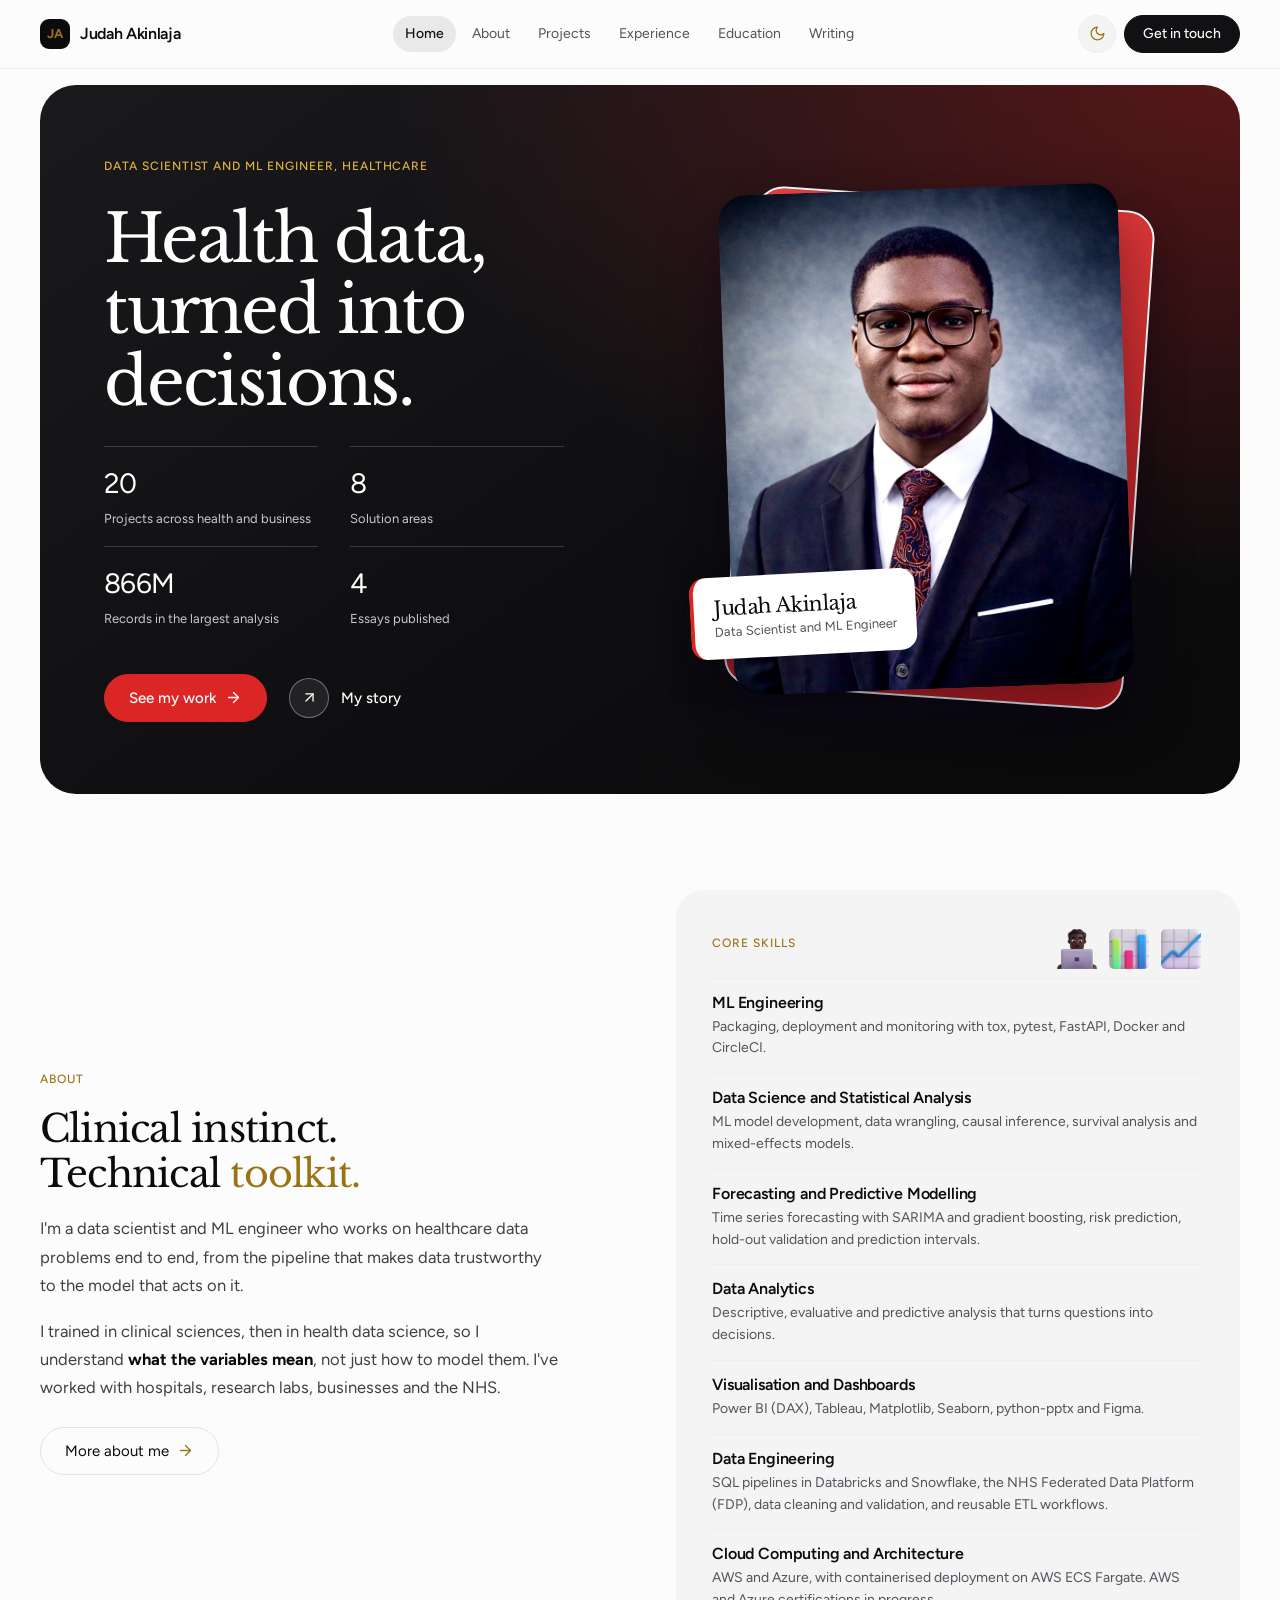
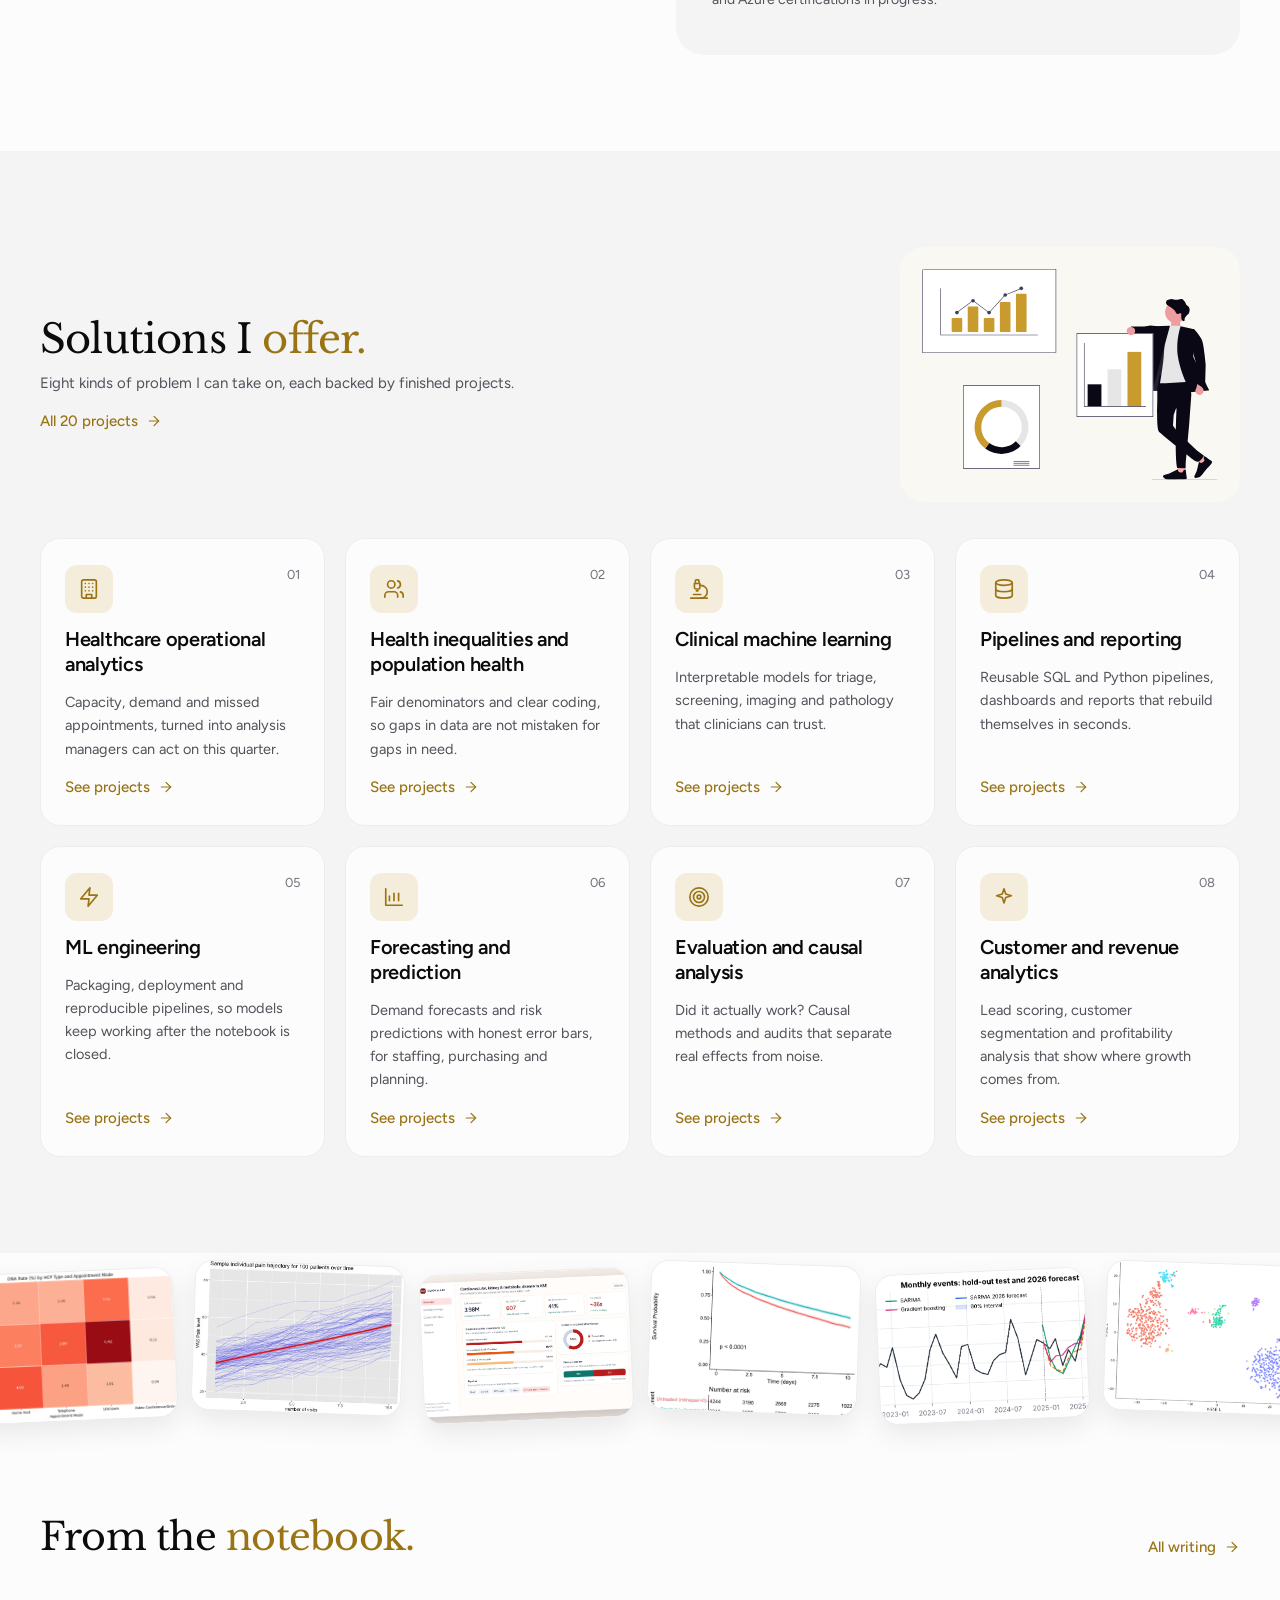
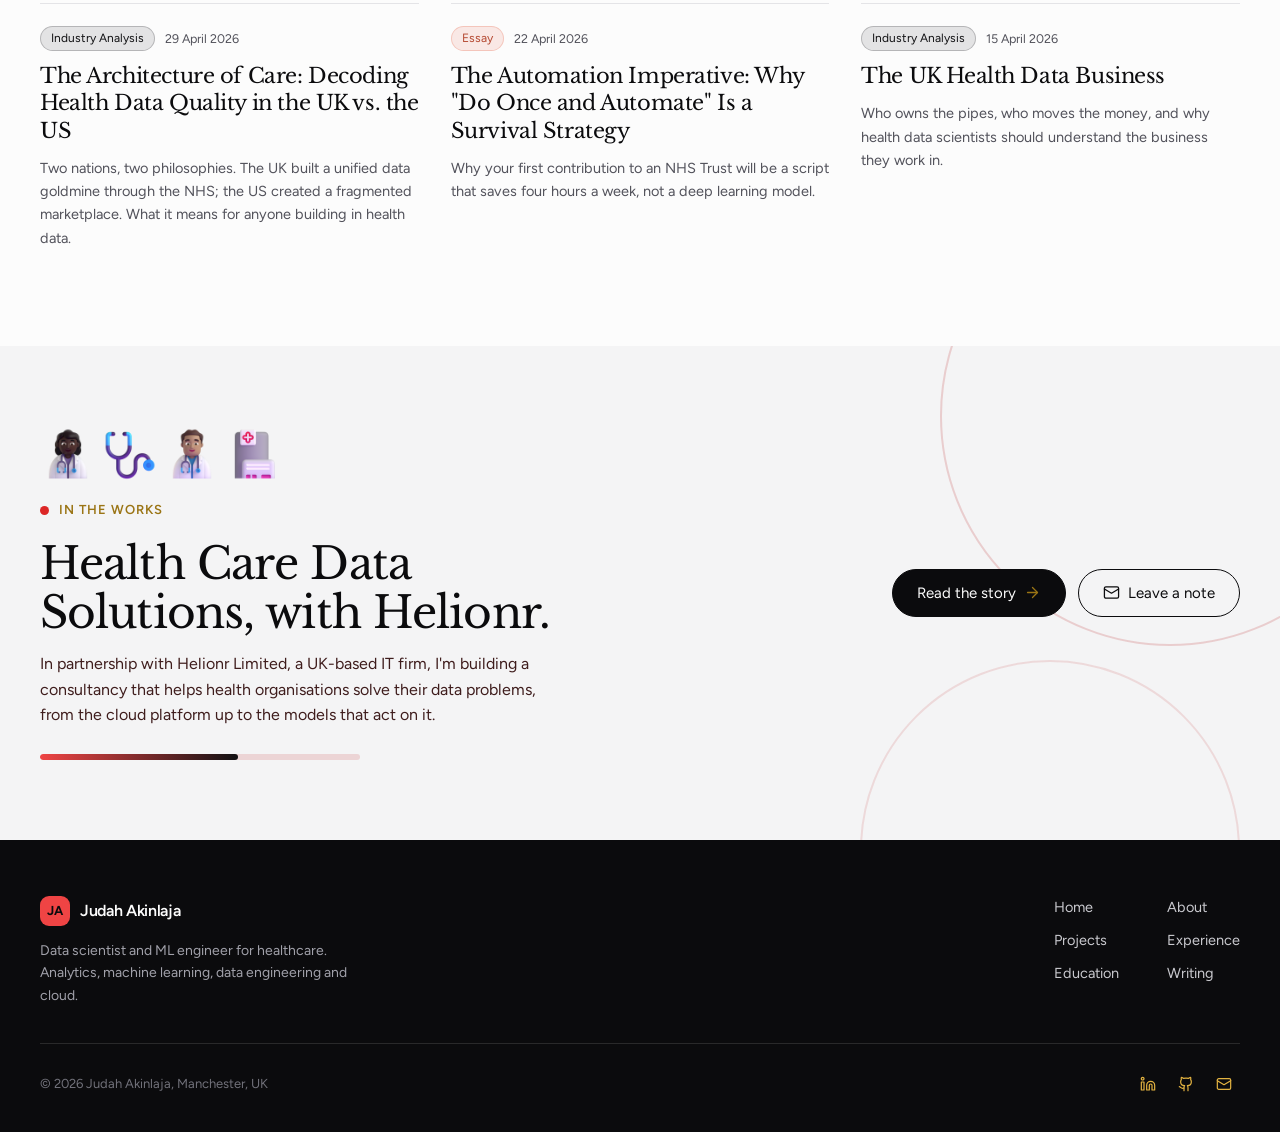
<file: index.html>
<!DOCTYPE html>
<html lang="en-GB">
<head>
<meta charset="utf-8">
<meta name="viewport" content="width=device-width, initial-scale=1">
<title>Judah Akinlaja, Data Scientist and ML Engineer</title>
<meta name="description" content="Data scientist and ML engineer for healthcare: analytics, machine learning, data engineering and cloud.">
<meta property="og:title" content="Judah Akinlaja, Data Scientist and ML Engineer">
<meta property="og:description" content="Data scientist and ML engineer for healthcare: analytics, machine learning, data engineering and cloud.">
<meta property="og:type" content="website">
<meta property="og:url" content="https://judahakinlajar.co.uk/">
<meta property="og:site_name" content="Judah Akinlaja">
<meta property="og:image" content="https://judahakinlajar.co.uk/assets/og/index.png">
<meta property="og:image:width" content="1200">
<meta property="og:image:height" content="630">
<meta property="og:image:alt" content="Judah Akinlaja, Data Scientist and ML Engineer">
<meta name="twitter:card" content="summary_large_image">
<meta name="twitter:title" content="Judah Akinlaja, Data Scientist and ML Engineer">
<meta name="twitter:description" content="Data scientist and ML engineer for healthcare: analytics, machine learning, data engineering and cloud.">
<meta name="twitter:image" content="https://judahakinlajar.co.uk/assets/og/index.png">
<link rel="canonical" href="https://judahakinlajar.co.uk/">
<meta name="theme-color" content="#FCFCFC">
<script>(function(){var t;try{t=localStorage.getItem('theme')}catch(e){}if(!t){t=window.matchMedia&&matchMedia('(prefers-color-scheme: dark)').matches?'dark':'light'}document.documentElement.setAttribute('data-theme',t)})();</script>
<link rel="preconnect" href="https://fonts.googleapis.com">
<link rel="preconnect" href="https://fonts.gstatic.com" crossorigin>
<link href="https://fonts.googleapis.com/css2?family=Figtree:wght@400;500;600;700&family=Libre+Baskerville:ital,wght@0,400;0,700;1,400&display=swap" rel="stylesheet">
<link rel="stylesheet" href="assets/css/site.css">
</head>
<body class="simple">
<header class="site-nav">
  <div class="container nav-inner">
    <a class="brand" href="index.html" aria-label="Judah Akinlaja, home"><span class="brand-mark">JA</span><span>Judah Akinlaja</span></a>
    <nav aria-label="Main"><ul class="nav-links"><li><a href="index.html" aria-current="page">Home</a></li><li><a href="about.html">About</a></li><li><a href="portfolio.html">Projects</a></li><li><a href="experience.html">Experience</a></li><li><a href="qualifications.html">Education</a></li><li><a href="publications.html">Writing</a></li></ul></nav>
    <div class="nav-actions">
      <button class="theme-toggle" type="button" data-theme-toggle aria-label="Switch light or dark mode"><svg class="icon icon-moon" viewBox="0 0 24 24" fill="none" stroke="currentColor" stroke-width="1.8" stroke-linecap="round" stroke-linejoin="round" aria-hidden="true"><path d="M12 3a6 6 0 0 0 9 9 9 9 0 1 1-9-9Z"/></svg><svg class="icon icon-sun" viewBox="0 0 24 24" fill="none" stroke="currentColor" stroke-width="1.8" stroke-linecap="round" stroke-linejoin="round" aria-hidden="true"><circle cx="12" cy="12" r="4"/><path d="M12 2v2M12 20v2M4.93 4.93l1.41 1.41M17.66 17.66l1.41 1.41M2 12h2M20 12h2M6.34 17.66l-1.41 1.41M19.07 4.93l-1.41 1.41"/></svg></button>
      <a class="btn btn-dark" href="contact.html">Get in touch</a>
      <button class="menu-btn" type="button" data-menu-open aria-label="Open menu"><svg class="icon" viewBox="0 0 24 24" fill="none" stroke="currentColor" stroke-width="1.8" stroke-linecap="round" stroke-linejoin="round" aria-hidden="true"><path d="M4 7h16M4 12h16M4 17h16"/></svg></button>
    </div>
  </div>
</header>
<div class="mobile-menu" aria-hidden="true">
  <div class="mobile-menu-head">
    <a class="brand" href="index.html"><span class="brand-mark">JA</span><span>Judah Akinlaja</span></a>
    <button class="menu-btn" style="display:grid" type="button" data-menu-close aria-label="Close menu"><svg class="icon" viewBox="0 0 24 24" fill="none" stroke="currentColor" stroke-width="1.8" stroke-linecap="round" stroke-linejoin="round" aria-hidden="true"><path d="M18 6 6 18M6 6l12 12"/></svg></button>
  </div>
  <nav aria-label="Mobile"><a href="index.html" aria-current="page">Home</a><a href="about.html">About</a><a href="portfolio.html">Projects</a><a href="experience.html">Experience</a><a href="qualifications.html">Education</a><a href="publications.html">Writing</a></nav>
  <a class="btn btn-dark" href="contact.html"><svg class="icon" viewBox="0 0 24 24" fill="none" stroke="currentColor" stroke-width="1.8" stroke-linecap="round" stroke-linejoin="round" aria-hidden="true"><rect x="2" y="4" width="20" height="16" rx="2"/><path d="m22 7-10 6L2 7"/></svg> Get in touch</a>
</div>
<main>
<section class="container hero-wrap">
  <div class="hero-block">
    <div class="hero-copy">
      <span class="eyebrow">Data Scientist and ML Engineer, Healthcare</span>
      <h1>Health data, turned into decisions.</h1>
      <div class="hero-stats">
        <div class="hero-stat"><strong>20</strong><span>Projects across health and business</span></div>
        <div class="hero-stat"><strong>8</strong><span>Solution areas</span></div>
        <div class="hero-stat"><strong>866M</strong><span>Records in the largest analysis</span></div>
        <div class="hero-stat"><strong>4</strong><span>Essays published</span></div>
      </div>
      <div class="hero-ctas">
        <a class="btn btn-lg btn-dark" href="portfolio.html">See my work <svg class="icon" viewBox="0 0 24 24" fill="none" stroke="currentColor" stroke-width="1.8" stroke-linecap="round" stroke-linejoin="round" aria-hidden="true"><path d="M5 12h14"/><path d="m12 5 7 7-7 7"/></svg></a>
        <a class="circle-link" href="about.html"><span class="ring"><svg class="icon" viewBox="0 0 24 24" fill="none" stroke="currentColor" stroke-width="1.8" stroke-linecap="round" stroke-linejoin="round" aria-hidden="true"><path d="M7 7h10v10"/><path d="M7 17 17 7"/></svg></span> My story</a>
      </div>
    </div>
    <div class="hero-visual">
      <div class="frame"></div>
      <div class="photo"><img src="assets/judah.jpg" alt="Judah Akinlaja"></div>
      <div class="hero-card"><strong>Judah Akinlaja</strong><span>Data Scientist and ML Engineer</span></div>
    </div>
  </div>
</section>

<section class="sec">
  <div class="container split">
    <div class="split-copy">
      <span class="eyebrow">About</span>
      <h2 class="big">Clinical instinct.<br>Technical <em class="accent">toolkit.</em></h2>
      <p>I'm a data scientist and ML engineer who works on healthcare data problems end to end, from the pipeline that makes data trustworthy to the model that acts on it.</p>
      <p>I trained in clinical sciences, then in health data science, so I understand <strong>what the variables mean</strong>, not just how to model them. I've worked with hospitals, research labs, businesses and the NHS.</p>
      <a class="btn btn-lg btn-outline" href="about.html">More about me <svg class="icon" viewBox="0 0 24 24" fill="none" stroke="currentColor" stroke-width="1.8" stroke-linecap="round" stroke-linejoin="round" aria-hidden="true"><path d="M5 12h14"/><path d="m12 5 7 7-7 7"/></svg></a>
    </div>
    <div class="skills">
      <div class="skills-top"><span class="eyebrow">Core skills</span><span class="d3" aria-hidden="true"><img src="assets/img3d/man_tech.png" alt=""><img src="assets/img3d/bar.png" alt=""><img src="assets/img3d/chartup.png" alt=""></span></div>
      <div class="skill"><h4>ML Engineering</h4><p>Packaging, deployment and monitoring with tox, pytest, FastAPI, Docker and CircleCI.</p></div><div class="skill"><h4>Data Science and Statistical Analysis</h4><p>ML model development, data wrangling, causal inference, survival analysis and mixed-effects models.</p></div><div class="skill"><h4>Forecasting and Predictive Modelling</h4><p>Time series forecasting with SARIMA and gradient boosting, risk prediction, hold-out validation and prediction intervals.</p></div><div class="skill"><h4>Data Analytics</h4><p>Descriptive, evaluative and predictive analysis that turns questions into decisions.</p></div><div class="skill"><h4>Visualisation and Dashboards</h4><p>Power BI (DAX), Tableau, Matplotlib, Seaborn, python-pptx and Figma.</p></div><div class="skill"><h4>Data Engineering</h4><p>SQL pipelines in Databricks and Snowflake, the NHS Federated Data Platform (FDP), data cleaning and validation, and reusable ETL workflows.</p></div><div class="skill"><h4>Cloud Computing and Architecture</h4><p>AWS and Azure, with containerised deployment on AWS ECS Fargate. AWS and Azure certifications in progress.</p></div>
    </div>
  </div>
</section>

<section class="sec sec-tint">
  <div class="container">
    <div class="sol-head"><div><h2>Solutions I <em class="accent">offer.</em></h2><p>Eight kinds of problem I can take on, each backed by finished projects.</p><a class="text-link" href="portfolio.html">All 20 projects <svg class="icon" viewBox="0 0 24 24" fill="none" stroke="currentColor" stroke-width="1.8" stroke-linecap="round" stroke-linejoin="round" aria-hidden="true"><path d="M5 12h14"/><path d="m12 5 7 7-7 7"/></svg></a></div><img class="illus illus-card" src="assets/illus/analyst.svg" alt="An analyst presenting charts" loading="lazy"></div>
    <div class="four"><a class="fcard" href="portfolio.html?solution=ops">
  <div class="fcard-top"><span class="ficon"><svg class="icon" viewBox="0 0 24 24" fill="none" stroke="currentColor" stroke-width="1.8" stroke-linecap="round" stroke-linejoin="round" aria-hidden="true"><rect x="4" y="2" width="16" height="20" rx="2"/><path d="M9 22v-4h6v4M8 6h.01M16 6h.01M12 6h.01M12 10h.01M12 14h.01M16 10h.01M16 14h.01M8 10h.01M8 14h.01"/></svg></span><span class="fnum">01</span></div>
  <h3>Healthcare operational analytics</h3><p>Capacity, demand and missed appointments, turned into analysis managers can act on this quarter.</p><span class="text-link">See projects <svg class="icon" viewBox="0 0 24 24" fill="none" stroke="currentColor" stroke-width="1.8" stroke-linecap="round" stroke-linejoin="round" aria-hidden="true"><path d="M5 12h14"/><path d="m12 5 7 7-7 7"/></svg></span></a><a class="fcard" href="portfolio.html?solution=ineq">
  <div class="fcard-top"><span class="ficon"><svg class="icon" viewBox="0 0 24 24" fill="none" stroke="currentColor" stroke-width="1.8" stroke-linecap="round" stroke-linejoin="round" aria-hidden="true"><path d="M16 21v-2a4 4 0 0 0-4-4H6a4 4 0 0 0-4 4v2"/><circle cx="9" cy="7" r="4"/><path d="M22 21v-2a4 4 0 0 0-3-3.87M16 3.13a4 4 0 0 1 0 7.75"/></svg></span><span class="fnum">02</span></div>
  <h3>Health inequalities and population health</h3><p>Fair denominators and clear coding, so gaps in data are not mistaken for gaps in need.</p><span class="text-link">See projects <svg class="icon" viewBox="0 0 24 24" fill="none" stroke="currentColor" stroke-width="1.8" stroke-linecap="round" stroke-linejoin="round" aria-hidden="true"><path d="M5 12h14"/><path d="m12 5 7 7-7 7"/></svg></span></a><a class="fcard" href="portfolio.html?solution=cml">
  <div class="fcard-top"><span class="ficon"><svg class="icon" viewBox="0 0 24 24" fill="none" stroke="currentColor" stroke-width="1.8" stroke-linecap="round" stroke-linejoin="round" aria-hidden="true"><path d="M6 18h8"/><path d="M3 22h18"/><path d="M14 22a7 7 0 1 0 0-14h-1"/><path d="M9 14h2"/><path d="M9 12a2 2 0 0 1-2-2V6h6v4a2 2 0 0 1-2 2Z"/><path d="M12 6V3a1 1 0 0 0-1-1H9a1 1 0 0 0-1 1v3"/></svg></span><span class="fnum">03</span></div>
  <h3>Clinical machine learning</h3><p>Interpretable models for triage, screening, imaging and pathology that clinicians can trust.</p><span class="text-link">See projects <svg class="icon" viewBox="0 0 24 24" fill="none" stroke="currentColor" stroke-width="1.8" stroke-linecap="round" stroke-linejoin="round" aria-hidden="true"><path d="M5 12h14"/><path d="m12 5 7 7-7 7"/></svg></span></a><a class="fcard" href="portfolio.html?solution=pipe">
  <div class="fcard-top"><span class="ficon"><svg class="icon" viewBox="0 0 24 24" fill="none" stroke="currentColor" stroke-width="1.8" stroke-linecap="round" stroke-linejoin="round" aria-hidden="true"><ellipse cx="12" cy="5" rx="9" ry="3"/><path d="M3 5v14a9 3 0 0 0 18 0V5"/><path d="M3 12a9 3 0 0 0 18 0"/></svg></span><span class="fnum">04</span></div>
  <h3>Pipelines and reporting</h3><p>Reusable SQL and Python pipelines, dashboards and reports that rebuild themselves in seconds.</p><span class="text-link">See projects <svg class="icon" viewBox="0 0 24 24" fill="none" stroke="currentColor" stroke-width="1.8" stroke-linecap="round" stroke-linejoin="round" aria-hidden="true"><path d="M5 12h14"/><path d="m12 5 7 7-7 7"/></svg></span></a><a class="fcard" href="portfolio.html?solution=mle">
  <div class="fcard-top"><span class="ficon"><svg class="icon" viewBox="0 0 24 24" fill="none" stroke="currentColor" stroke-width="1.8" stroke-linecap="round" stroke-linejoin="round" aria-hidden="true"><path d="M13 2 3 14h9l-1 8 10-12h-9l1-8z"/></svg></span><span class="fnum">05</span></div>
  <h3>ML engineering</h3><p>Packaging, deployment and reproducible pipelines, so models keep working after the notebook is closed.</p><span class="text-link">See projects <svg class="icon" viewBox="0 0 24 24" fill="none" stroke="currentColor" stroke-width="1.8" stroke-linecap="round" stroke-linejoin="round" aria-hidden="true"><path d="M5 12h14"/><path d="m12 5 7 7-7 7"/></svg></span></a><a class="fcard" href="portfolio.html?solution=fore">
  <div class="fcard-top"><span class="ficon"><svg class="icon" viewBox="0 0 24 24" fill="none" stroke="currentColor" stroke-width="1.8" stroke-linecap="round" stroke-linejoin="round" aria-hidden="true"><path d="M3 3v18h18"/><path d="M7 16v-5M12 16V8M17 16v-8"/></svg></span><span class="fnum">06</span></div>
  <h3>Forecasting and prediction</h3><p>Demand forecasts and risk predictions with honest error bars, for staffing, purchasing and planning.</p><span class="text-link">See projects <svg class="icon" viewBox="0 0 24 24" fill="none" stroke="currentColor" stroke-width="1.8" stroke-linecap="round" stroke-linejoin="round" aria-hidden="true"><path d="M5 12h14"/><path d="m12 5 7 7-7 7"/></svg></span></a><a class="fcard" href="portfolio.html?solution=eval">
  <div class="fcard-top"><span class="ficon"><svg class="icon" viewBox="0 0 24 24" fill="none" stroke="currentColor" stroke-width="1.8" stroke-linecap="round" stroke-linejoin="round" aria-hidden="true"><circle cx="12" cy="12" r="10"/><circle cx="12" cy="12" r="6"/><circle cx="12" cy="12" r="2"/></svg></span><span class="fnum">07</span></div>
  <h3>Evaluation and causal analysis</h3><p>Did it actually work? Causal methods and audits that separate real effects from noise.</p><span class="text-link">See projects <svg class="icon" viewBox="0 0 24 24" fill="none" stroke="currentColor" stroke-width="1.8" stroke-linecap="round" stroke-linejoin="round" aria-hidden="true"><path d="M5 12h14"/><path d="m12 5 7 7-7 7"/></svg></span></a><a class="fcard" href="portfolio.html?solution=cust">
  <div class="fcard-top"><span class="ficon"><svg class="icon" viewBox="0 0 24 24" fill="none" stroke="currentColor" stroke-width="1.8" stroke-linecap="round" stroke-linejoin="round" aria-hidden="true"><path d="M12 3l1.9 5.8L20 10.7l-6.1 1.9L12 18.5l-1.9-5.9L4 10.7l6.1-1.9Z"/></svg></span><span class="fnum">08</span></div>
  <h3>Customer and revenue analytics</h3><p>Lead scoring, customer segmentation and profitability analysis that show where growth comes from.</p><span class="text-link">See projects <svg class="icon" viewBox="0 0 24 24" fill="none" stroke="currentColor" stroke-width="1.8" stroke-linecap="round" stroke-linejoin="round" aria-hidden="true"><path d="M5 12h14"/><path d="m12 5 7 7-7 7"/></svg></span></a></div>
  </div>
</section>

<section class="sec viz-sec" aria-label="Examples of charts and dashboards from my projects">
  <div class="viz-strip"><figure class="viz-tile"><img src="assets/projects/dna.png" alt="Heatmap of missed appointment rates" loading="lazy"></figure><figure class="viz-tile"><img src="assets/projects/pain.png" alt="Pain trajectories from a mixed-effects model" loading="lazy"></figure><figure class="viz-tile"><img src="assets/projects/cvkm.jpg" alt="Dashboard of an A&amp;E analysis" loading="lazy"></figure><figure class="viz-tile"><img src="assets/projects/causal.png" alt="Kaplan-Meier survival curves" loading="lazy"></figure><figure class="viz-tile"><img src="assets/projects/events.png" alt="Monthly demand forecast" loading="lazy"></figure><figure class="viz-tile"><img src="assets/projects/immune.png" alt="t-SNE of immune cell populations" loading="lazy"></figure></div>
</section>

<section class="sec" style="padding-top:0">
  <div class="container">
    <div class="sec-head"><div><h2>From the <em class="accent">notebook.</em></h2></div><a class="text-link" href="publications.html">All writing <svg class="icon" viewBox="0 0 24 24" fill="none" stroke="currentColor" stroke-width="1.8" stroke-linecap="round" stroke-linejoin="round" aria-hidden="true"><path d="M5 12h14"/><path d="m12 5 7 7-7 7"/></svg></a></div>
    <div class="three"><a class="alist" href="posts/architecture-of-care.html">
  <div class="meta"><span class="pill pill-plum">Industry Analysis</span><span>29 April 2026</span></div>
  <h3>The Architecture of Care: Decoding Health Data Quality in the UK vs. the US</h3><p>Two nations, two philosophies. The UK built a unified data goldmine through the NHS; the US created a fragmented marketplace. What it means for anyone building in health data.</p></a><a class="alist" href="posts/automation-imperative.html">
  <div class="meta"><span class="pill pill-olive">Essay</span><span>22 April 2026</span></div>
  <h3>The Automation Imperative: Why &quot;Do Once and Automate&quot; Is a Survival Strategy</h3><p>Why your first contribution to an NHS Trust will be a script that saves four hours a week, not a deep learning model.</p></a><a class="alist" href="posts/uk-health-data-business.html">
  <div class="meta"><span class="pill pill-plum">Industry Analysis</span><span>15 April 2026</span></div>
  <h3>The UK Health Data Business</h3><p>Who owns the pipes, who moves the money, and why health data scientists should understand the business they work in.</p></a></div>
  </div>
</section>
</main>
<section class="gold-band">
  <div class="container">
    <div>
      <span class="d3 d3-band" aria-hidden="true"><img src="assets/img3d/woman_health.png" alt=""><img src="assets/img3d/steth.png" alt=""><img src="assets/img3d/man_health.png" alt=""><img src="assets/img3d/hospital.png" alt=""></span>
      <span class="soon"><span class="soon-dot"></span> In the works</span>
      <h2>Health Care Data Solutions, with Helionr.</h2>
      <p>In partnership with Helionr Limited, a UK-based IT firm, I'm building a consultancy that helps health organisations solve their data problems, from the cloud platform up to the models that act on it.</p>
      <div class="loader" aria-hidden="true"><span></span></div>
    </div>
    <div class="btns">
      <a class="btn btn-lg btn-espresso" href="about.html#hcds">Read the story <svg class="icon" viewBox="0 0 24 24" fill="none" stroke="currentColor" stroke-width="1.8" stroke-linecap="round" stroke-linejoin="round" aria-hidden="true"><path d="M5 12h14"/><path d="m12 5 7 7-7 7"/></svg></a>
      <a class="btn btn-lg btn-line" href="contact.html"><svg class="icon" viewBox="0 0 24 24" fill="none" stroke="currentColor" stroke-width="1.8" stroke-linecap="round" stroke-linejoin="round" aria-hidden="true"><rect x="2" y="4" width="20" height="16" rx="2"/><path d="m22 7-10 6L2 7"/></svg> Leave a note</a>
    </div>
  </div>
</section>
<footer class="foot">
  <div class="container">
    <div class="foot-top">
      <div>
        <a class="brand" href="index.html"><span class="brand-mark">JA</span><span>Judah Akinlaja</span></a>
        <p class="foot-blurb">Data scientist and ML engineer for healthcare. Analytics, machine learning, data engineering and cloud.</p>
      </div>
      <nav class="foot-links" aria-label="Footer"><a href="index.html">Home</a><a href="about.html">About</a><a href="portfolio.html">Projects</a><a href="experience.html">Experience</a><a href="qualifications.html">Education</a><a href="publications.html">Writing</a></nav>
    </div>
    <div class="foot-bottom">
      <span>© 2026 Judah Akinlaja, Manchester, UK</span>
      <div class="socials"><a href="https://www.linkedin.com/in/judah-akinlaja-a10385194" target="_blank" rel="noopener" aria-label="LinkedIn"><svg class="icon" viewBox="0 0 24 24" fill="none" stroke="currentColor" stroke-width="1.8" stroke-linecap="round" stroke-linejoin="round" aria-hidden="true"><path d="M16 8a6 6 0 0 1 6 6v7h-4v-7a2 2 0 0 0-2-2 2 2 0 0 0-2 2v7h-4v-7a6 6 0 0 1 6-6z"/><rect width="4" height="12" x="2" y="9"/><circle cx="4" cy="4" r="2"/></svg></a><a href="https://github.com/Akinlajar" target="_blank" rel="noopener" aria-label="GitHub"><svg class="icon" viewBox="0 0 24 24" fill="none" stroke="currentColor" stroke-width="1.8" stroke-linecap="round" stroke-linejoin="round" aria-hidden="true"><path d="M15 22v-4a4.8 4.8 0 0 0-1-3.5c3 0 6-2 6-5.5.08-1.25-.27-2.48-1-3.5.28-1.15.28-2.35 0-3.5 0 0-1 0-3 1.5-2.64-.5-5.36-.5-8 0C6 2 5 2 5 2c-.3 1.15-.3 2.35 0 3.5A5.4 5.4 0 0 0 4 9c0 3.5 3 5.5 6 5.5-.39.49-.68 1.05-.85 1.65-.17.6-.22 1.23-.15 1.85v4"/><path d="M9 18c-4.51 2-5-2-7-2"/></svg></a><a href="mailto:judahakinlajar@gmail.com" aria-label="Email"><svg class="icon" viewBox="0 0 24 24" fill="none" stroke="currentColor" stroke-width="1.8" stroke-linecap="round" stroke-linejoin="round" aria-hidden="true"><rect x="2" y="4" width="20" height="16" rx="2"/><path d="m22 7-10 6L2 7"/></svg></a></div>
    </div>
  </div>
</footer>
<script src="assets/js/site.js"></script>
</body>
</html>
</file>
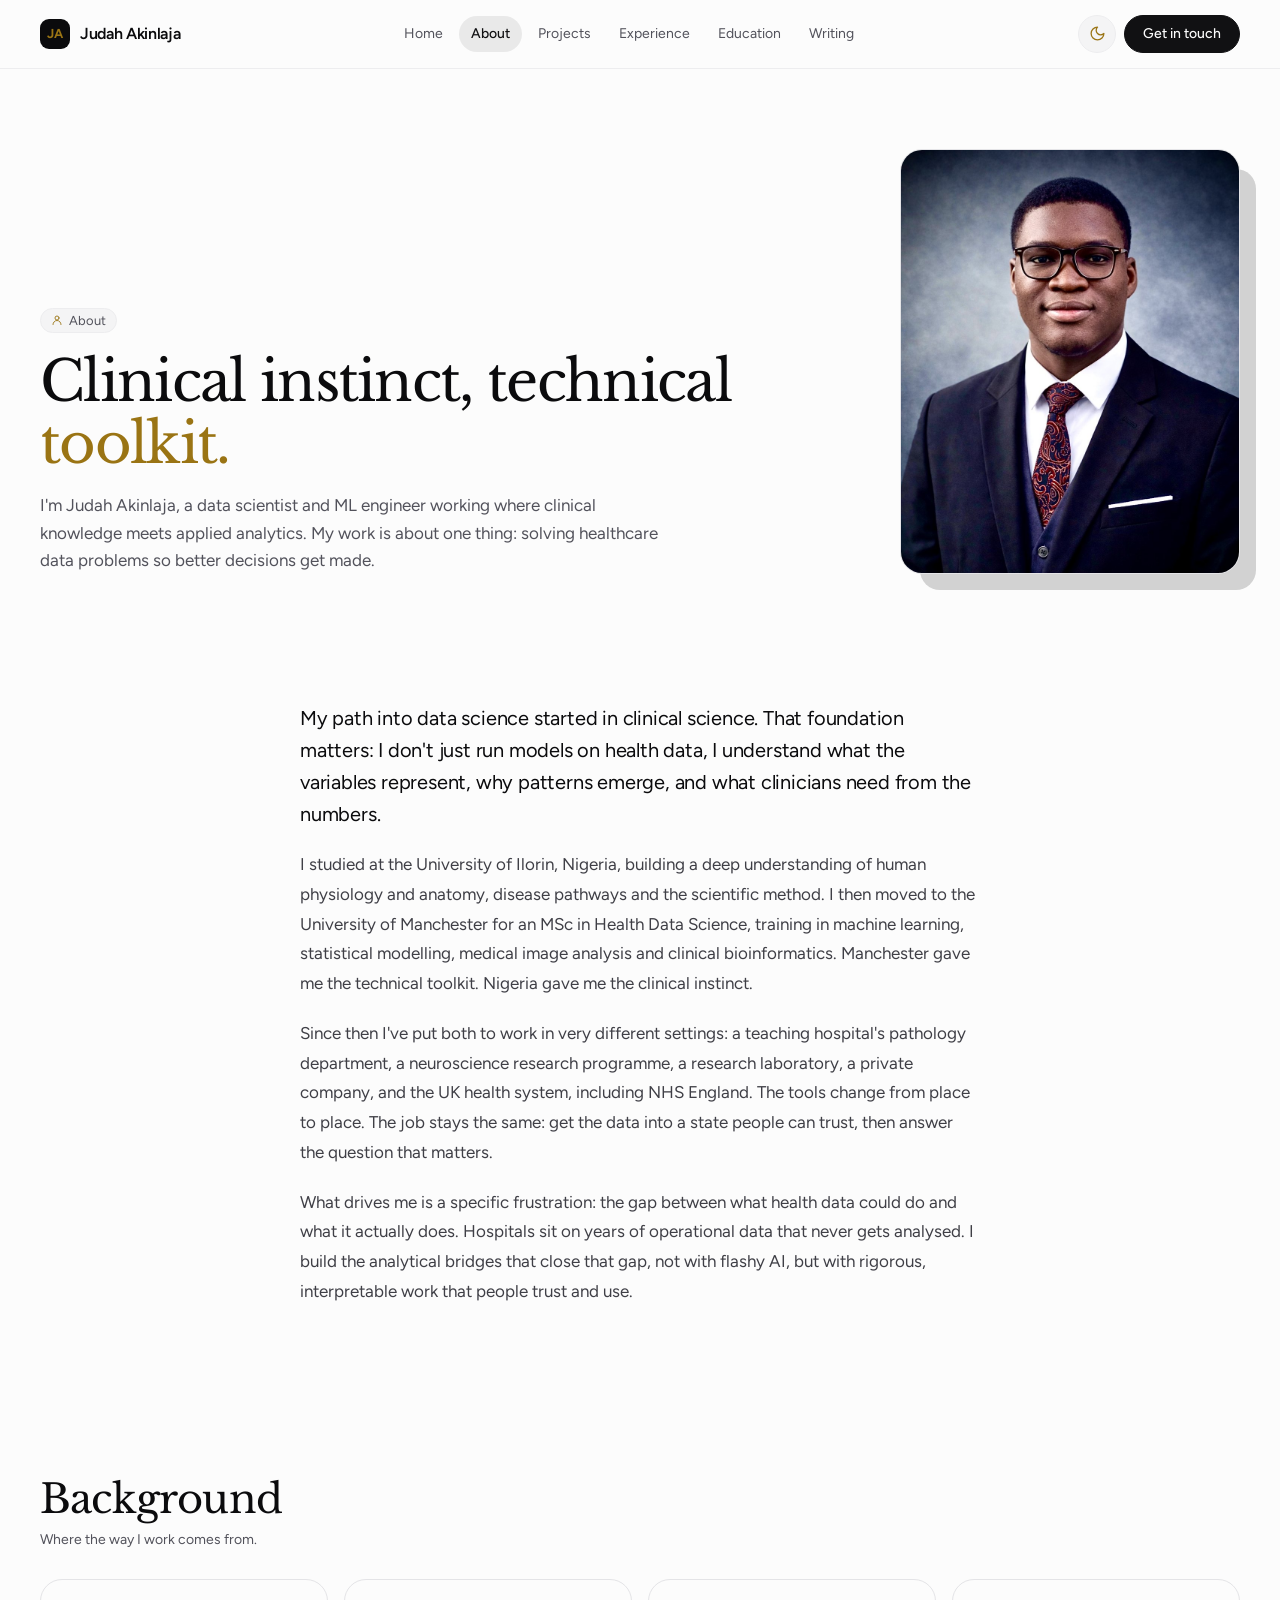
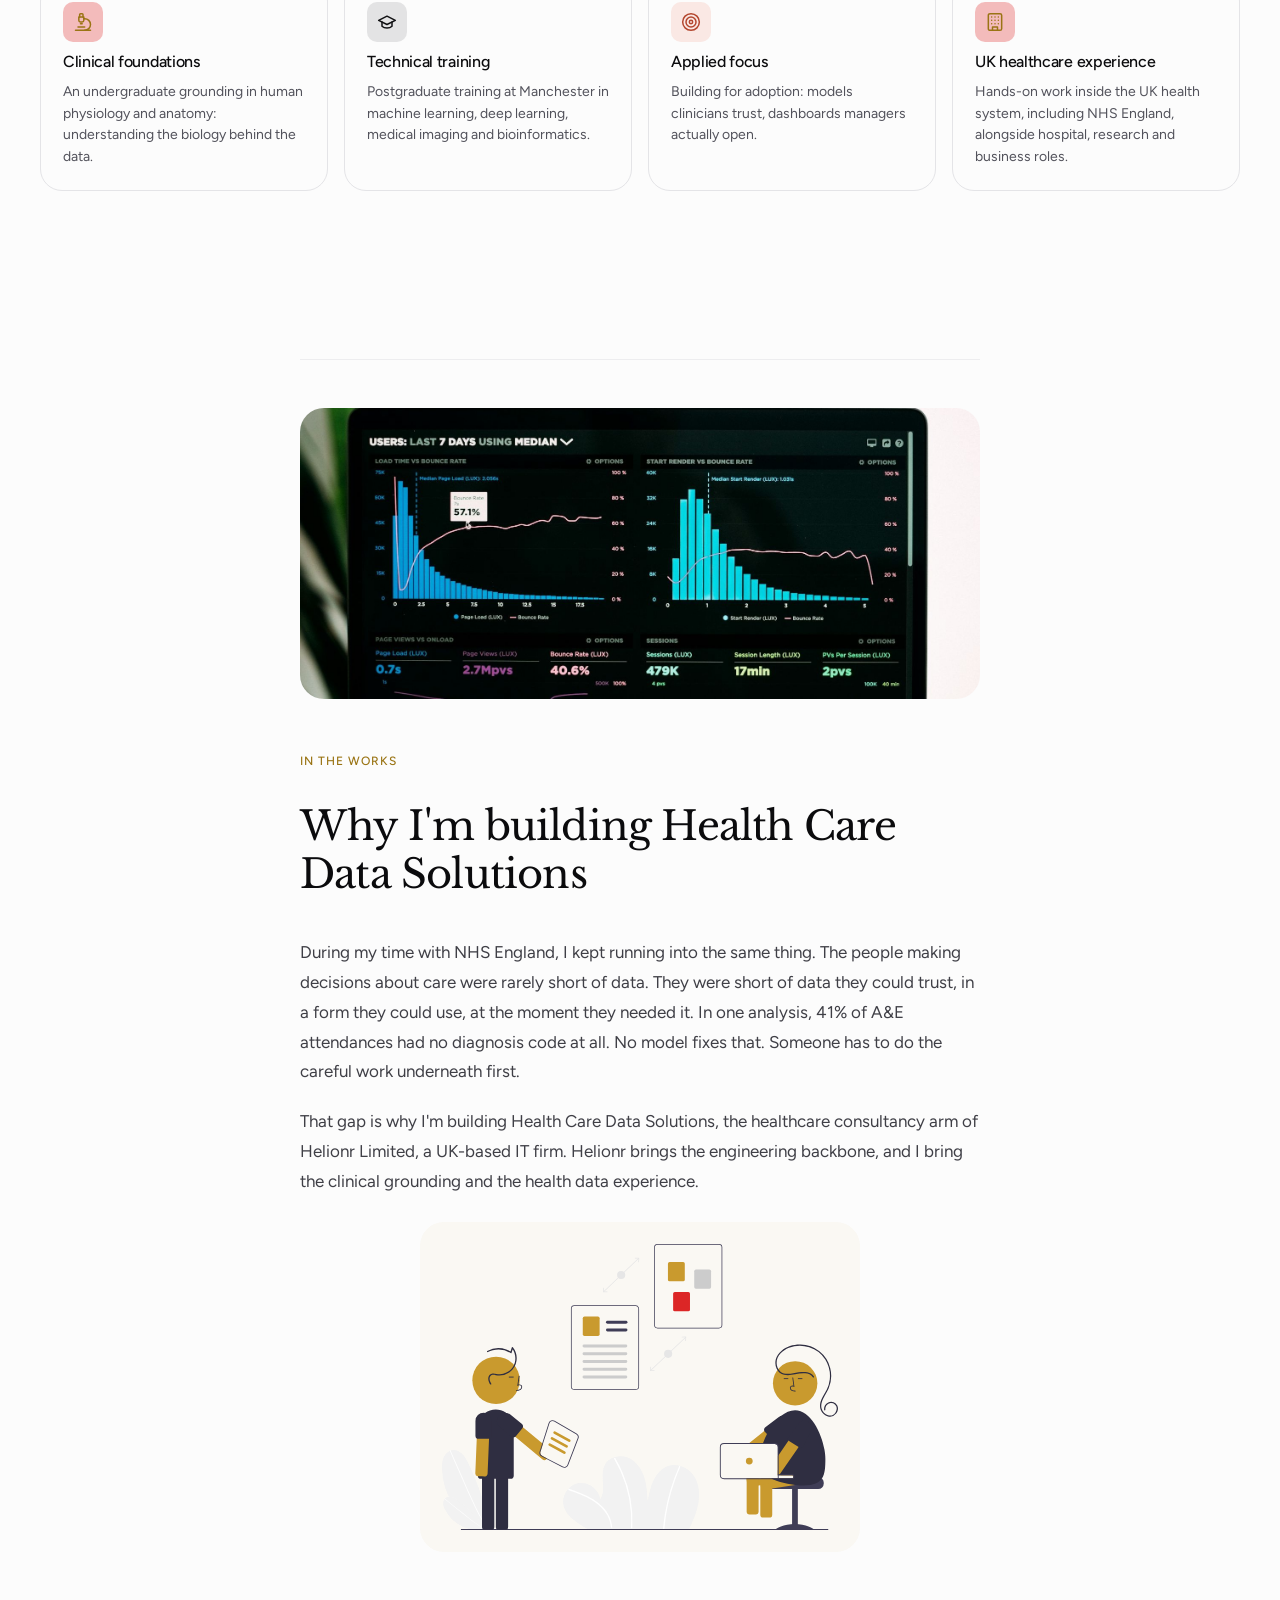
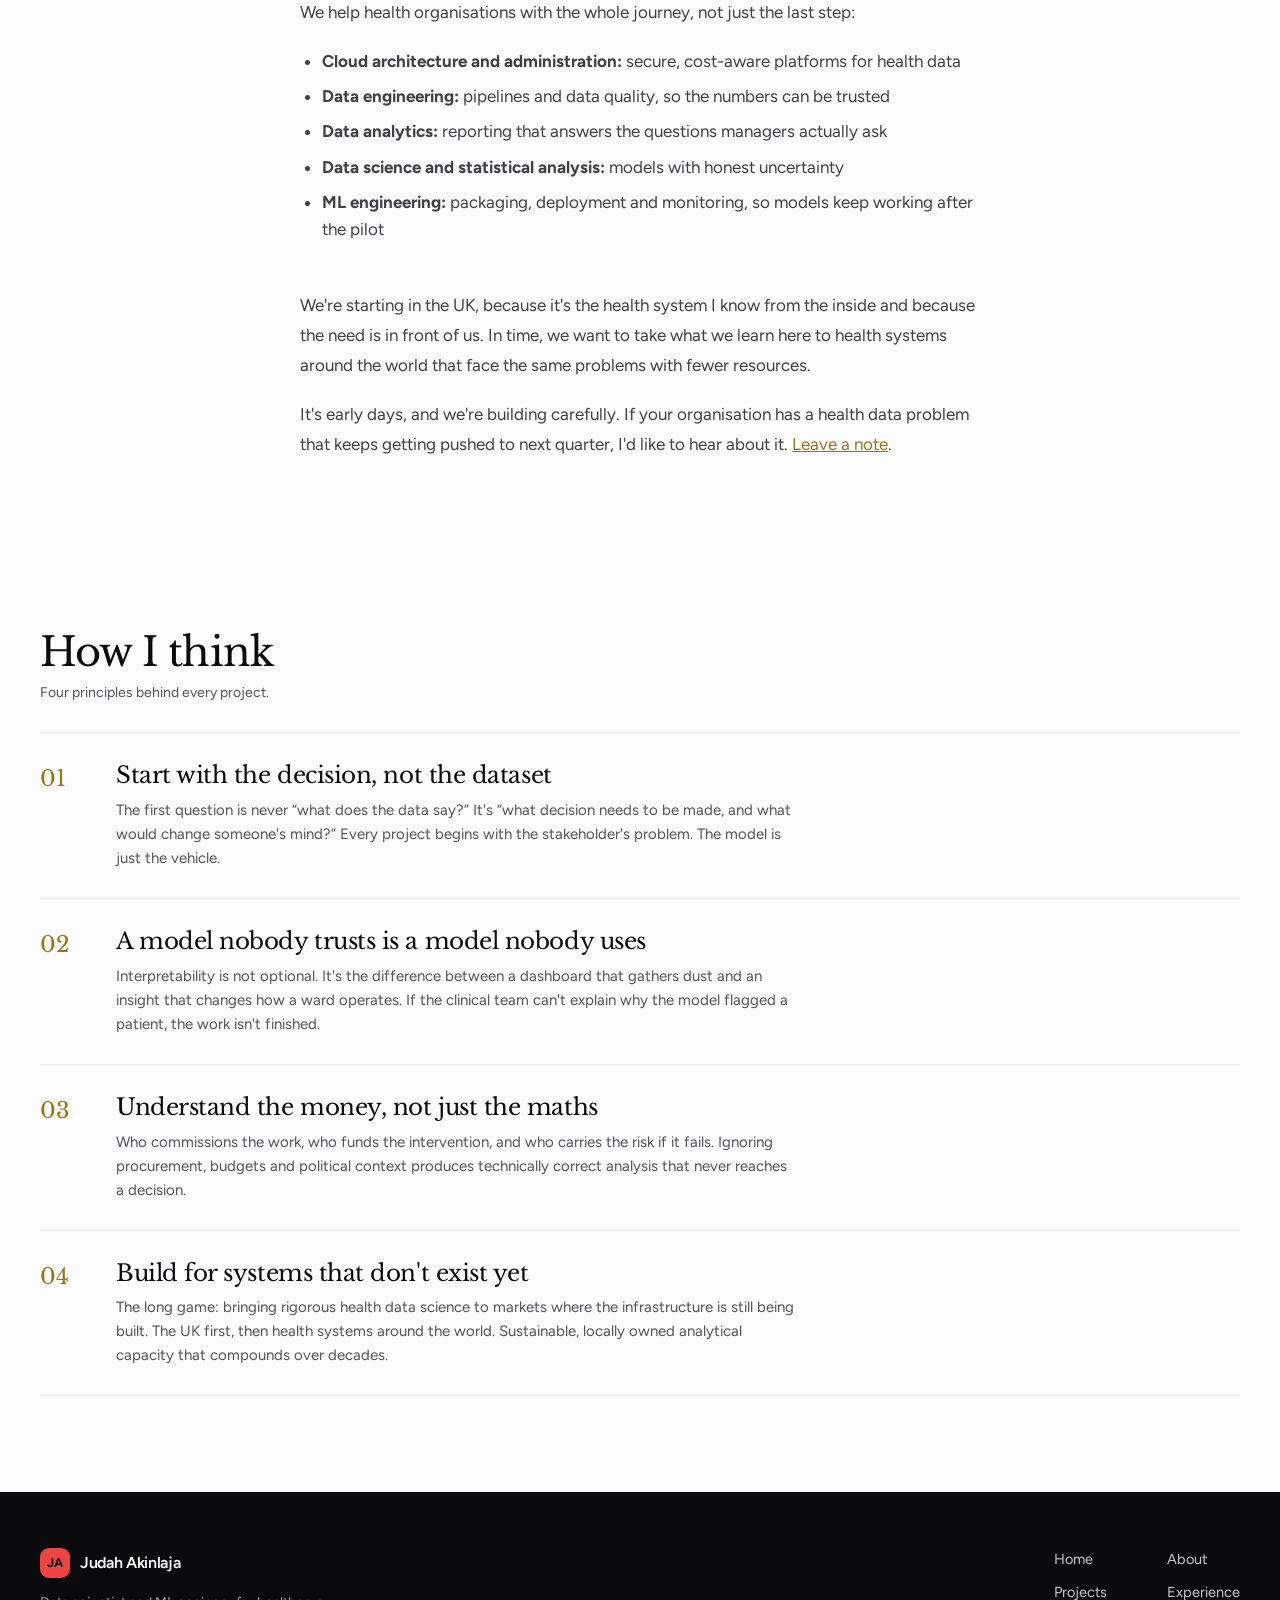
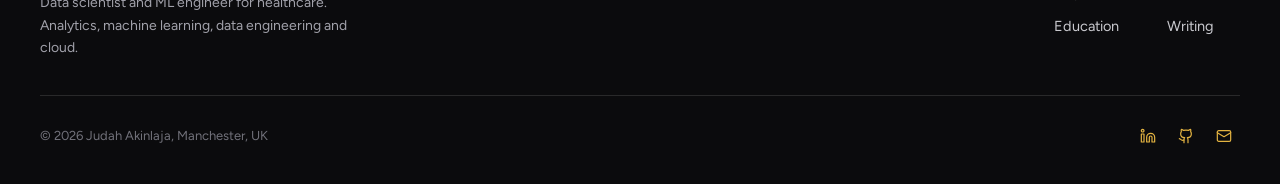
<file: about.html>
<!DOCTYPE html>
<html lang="en-GB">
<head>
<meta charset="utf-8">
<meta name="viewport" content="width=device-width, initial-scale=1">
<title>About | Judah Akinlaja</title>
<meta name="description" content="Background and approach of Judah Akinlaja, data scientist and ML engineer for healthcare.">
<meta property="og:title" content="About | Judah Akinlaja">
<meta property="og:description" content="Background and approach of Judah Akinlaja, data scientist and ML engineer for healthcare.">
<meta property="og:type" content="website">
<meta property="og:url" content="https://judahakinlajar.co.uk/about.html">
<meta property="og:site_name" content="Judah Akinlaja">
<meta property="og:image" content="https://judahakinlajar.co.uk/assets/og/about.png">
<meta property="og:image:width" content="1200">
<meta property="og:image:height" content="630">
<meta property="og:image:alt" content="About | Judah Akinlaja">
<meta name="twitter:card" content="summary_large_image">
<meta name="twitter:title" content="About | Judah Akinlaja">
<meta name="twitter:description" content="Background and approach of Judah Akinlaja, data scientist and ML engineer for healthcare.">
<meta name="twitter:image" content="https://judahakinlajar.co.uk/assets/og/about.png">
<link rel="canonical" href="https://judahakinlajar.co.uk/about.html">
<meta name="theme-color" content="#FCFCFC">
<script>(function(){var t;try{t=localStorage.getItem('theme')}catch(e){}if(!t){t=window.matchMedia&&matchMedia('(prefers-color-scheme: dark)').matches?'dark':'light'}document.documentElement.setAttribute('data-theme',t)})();</script>
<link rel="preconnect" href="https://fonts.googleapis.com">
<link rel="preconnect" href="https://fonts.gstatic.com" crossorigin>
<link href="https://fonts.googleapis.com/css2?family=Figtree:wght@400;500;600;700&family=Libre+Baskerville:ital,wght@0,400;0,700;1,400&display=swap" rel="stylesheet">
<link rel="stylesheet" href="assets/css/site.css">
</head>
<body class="simple">
<header class="site-nav">
  <div class="container nav-inner">
    <a class="brand" href="index.html" aria-label="Judah Akinlaja, home"><span class="brand-mark">JA</span><span>Judah Akinlaja</span></a>
    <nav aria-label="Main"><ul class="nav-links"><li><a href="index.html">Home</a></li><li><a href="about.html" aria-current="page">About</a></li><li><a href="portfolio.html">Projects</a></li><li><a href="experience.html">Experience</a></li><li><a href="qualifications.html">Education</a></li><li><a href="publications.html">Writing</a></li></ul></nav>
    <div class="nav-actions">
      <button class="theme-toggle" type="button" data-theme-toggle aria-label="Switch light or dark mode"><svg class="icon icon-moon" viewBox="0 0 24 24" fill="none" stroke="currentColor" stroke-width="1.8" stroke-linecap="round" stroke-linejoin="round" aria-hidden="true"><path d="M12 3a6 6 0 0 0 9 9 9 9 0 1 1-9-9Z"/></svg><svg class="icon icon-sun" viewBox="0 0 24 24" fill="none" stroke="currentColor" stroke-width="1.8" stroke-linecap="round" stroke-linejoin="round" aria-hidden="true"><circle cx="12" cy="12" r="4"/><path d="M12 2v2M12 20v2M4.93 4.93l1.41 1.41M17.66 17.66l1.41 1.41M2 12h2M20 12h2M6.34 17.66l-1.41 1.41M19.07 4.93l-1.41 1.41"/></svg></button>
      <a class="btn btn-dark" href="contact.html">Get in touch</a>
      <button class="menu-btn" type="button" data-menu-open aria-label="Open menu"><svg class="icon" viewBox="0 0 24 24" fill="none" stroke="currentColor" stroke-width="1.8" stroke-linecap="round" stroke-linejoin="round" aria-hidden="true"><path d="M4 7h16M4 12h16M4 17h16"/></svg></button>
    </div>
  </div>
</header>
<div class="mobile-menu" aria-hidden="true">
  <div class="mobile-menu-head">
    <a class="brand" href="index.html"><span class="brand-mark">JA</span><span>Judah Akinlaja</span></a>
    <button class="menu-btn" style="display:grid" type="button" data-menu-close aria-label="Close menu"><svg class="icon" viewBox="0 0 24 24" fill="none" stroke="currentColor" stroke-width="1.8" stroke-linecap="round" stroke-linejoin="round" aria-hidden="true"><path d="M18 6 6 18M6 6l12 12"/></svg></button>
  </div>
  <nav aria-label="Mobile"><a href="index.html">Home</a><a href="about.html" aria-current="page">About</a><a href="portfolio.html">Projects</a><a href="experience.html">Experience</a><a href="qualifications.html">Education</a><a href="publications.html">Writing</a></nav>
  <a class="btn btn-dark" href="contact.html"><svg class="icon" viewBox="0 0 24 24" fill="none" stroke="currentColor" stroke-width="1.8" stroke-linecap="round" stroke-linejoin="round" aria-hidden="true"><rect x="2" y="4" width="20" height="16" rx="2"/><path d="m22 7-10 6L2 7"/></svg> Get in touch</a>
</div>
<main>
<section class="container page-head">
  <div class="about-hero">
    <div>
      <span class="label"><svg class="icon" viewBox="0 0 24 24" fill="none" stroke="currentColor" stroke-width="1.8" stroke-linecap="round" stroke-linejoin="round" aria-hidden="true"><circle cx="12" cy="8" r="4"/><path d="M4 21a8 8 0 0 1 16 0"/></svg> About</span>
      <h1 class="page-title">Clinical instinct, technical <em class="accent">toolkit.</em></h1>
      <p class="page-intro">I'm Judah Akinlaja, a data scientist and ML engineer working where clinical knowledge meets applied analytics. My work is about one thing: solving healthcare data problems so better decisions get made.</p>
    </div>
    <div class="portrait"><img src="assets/judah.jpg" alt="Judah Akinlaja"></div>
  </div>
</section>

<section class="section">
  <div class="container-narrow prose-block">
    <p>My path into data science started in clinical science. That foundation matters: I don't just run models on health data, I understand what the variables represent, why patterns emerge, and what clinicians need from the numbers.</p>
    <p>I studied at the University of Ilorin, Nigeria, building a deep understanding of human physiology and anatomy, disease pathways and the scientific method. I then moved to the University of Manchester for an MSc in Health Data Science, training in machine learning, statistical modelling, medical image analysis and clinical bioinformatics. Manchester gave me the technical toolkit. Nigeria gave me the clinical instinct.</p>
    <p>Since then I've put both to work in very different settings: a teaching hospital's pathology department, a neuroscience research programme, a research laboratory, a private company, and the UK health system, including NHS England. The tools change from place to place. The job stays the same: get the data into a state people can trust, then answer the question that matters.</p>
    <p>What drives me is a specific frustration: the gap between what health data could do and what it actually does. Hospitals sit on years of operational data that never gets analysed. I build the analytical bridges that close that gap, not with flashy AI, but with rigorous, interpretable work that people trust and use.</p>
  </div>
</section>

<section class="section">
  <div class="container">
    <div class="section-head"><div><h2 class="section-title">Background</h2><p class="section-kicker">Where the way I work comes from.</p></div></div>
    <div class="grid-4"><div class="pillar"><span class="pillar-icon"><svg class="icon" viewBox="0 0 24 24" fill="none" stroke="currentColor" stroke-width="1.8" stroke-linecap="round" stroke-linejoin="round" aria-hidden="true"><path d="M6 18h8"/><path d="M3 22h18"/><path d="M14 22a7 7 0 1 0 0-14h-1"/><path d="M9 14h2"/><path d="M9 12a2 2 0 0 1-2-2V6h6v4a2 2 0 0 1-2 2Z"/><path d="M12 6V3a1 1 0 0 0-1-1H9a1 1 0 0 0-1 1v3"/></svg></span><h3>Clinical foundations</h3><p>An undergraduate grounding in human physiology and anatomy: understanding the biology behind the data.</p></div><div class="pillar"><span class="pillar-icon"><svg class="icon" viewBox="0 0 24 24" fill="none" stroke="currentColor" stroke-width="1.8" stroke-linecap="round" stroke-linejoin="round" aria-hidden="true"><path d="M22 10 12 5 2 10l10 5 10-5Z"/><path d="M6 12v5c3 3 9 3 12 0v-5"/></svg></span><h3>Technical training</h3><p>Postgraduate training at Manchester in machine learning, deep learning, medical imaging and bioinformatics.</p></div><div class="pillar"><span class="pillar-icon"><svg class="icon" viewBox="0 0 24 24" fill="none" stroke="currentColor" stroke-width="1.8" stroke-linecap="round" stroke-linejoin="round" aria-hidden="true"><circle cx="12" cy="12" r="10"/><circle cx="12" cy="12" r="6"/><circle cx="12" cy="12" r="2"/></svg></span><h3>Applied focus</h3><p>Building for adoption: models clinicians trust, dashboards managers actually open.</p></div><div class="pillar"><span class="pillar-icon"><svg class="icon" viewBox="0 0 24 24" fill="none" stroke="currentColor" stroke-width="1.8" stroke-linecap="round" stroke-linejoin="round" aria-hidden="true"><rect x="4" y="2" width="16" height="20" rx="2"/><path d="M9 22v-4h6v4M8 6h.01M16 6h.01M12 6h.01M12 10h.01M12 14h.01M16 10h.01M16 14h.01M8 10h.01M8 14h.01"/></svg></span><h3>UK healthcare experience</h3><p>Hands-on work inside the UK health system, including NHS England, alongside hospital, research and business roles.</p></div></div>
  </div>
</section>

<section class="section" id="hcds">
  <div class="container-narrow prose-block hcds">
    <img class="illus illus-wide illus-photo" src="assets/illus/dashboard-dark.jpg" alt="A tablet showing an analytics dashboard" loading="lazy">
    <span class="eyebrow">In the works</span>
    <h2 class="section-title">Why I'm building Health Care Data Solutions</h2>
    <p>During my time with NHS England, I kept running into the same thing. The people making decisions about care were rarely short of data. They were short of data they could trust, in a form they could use, at the moment they needed it. In one analysis, 41% of A&amp;E attendances had no diagnosis code at all. No model fixes that. Someone has to do the careful work underneath first.</p>
    <p>That gap is why I'm building Health Care Data Solutions, the healthcare consultancy arm of Helionr Limited, a UK-based IT firm. Helionr brings the engineering backbone, and I bring the clinical grounding and the health data experience.</p>
    <img class="illus illus-card illus-mid" src="assets/illus/decision.svg" alt="Two people reviewing a report and making a decision" loading="lazy">
    <p>We help health organisations with the whole journey, not just the last step:</p>
    <ul>
      <li><strong>Cloud architecture and administration:</strong> secure, cost-aware platforms for health data</li>
      <li><strong>Data engineering:</strong> pipelines and data quality, so the numbers can be trusted</li>
      <li><strong>Data analytics:</strong> reporting that answers the questions managers actually ask</li>
      <li><strong>Data science and statistical analysis:</strong> models with honest uncertainty</li>
      <li><strong>ML engineering:</strong> packaging, deployment and monitoring, so models keep working after the pilot</li>
    </ul>
    <p>We're starting in the UK, because it's the health system I know from the inside and because the need is in front of us. In time, we want to take what we learn here to health systems around the world that face the same problems with fewer resources.</p>
    <p>It's early days, and we're building carefully. If your organisation has a health data problem that keeps getting pushed to next quarter, I'd like to hear about it. <a href="contact.html">Leave a note</a>.</p>
  </div>
</section>

<section class="section">
  <div class="container">
    <div class="section-head"><div><h2 class="section-title">How I think</h2><p class="section-kicker">Four principles behind every project.</p></div></div>
    <div class="principle"><span class="principle-num">01</span><div><h3>Start with the decision, not the dataset</h3><p>The first question is never “what does the data say?” It&#x27;s “what decision needs to be made, and what would change someone&#x27;s mind?” Every project begins with the stakeholder&#x27;s problem. The model is just the vehicle.</p></div></div><div class="principle"><span class="principle-num">02</span><div><h3>A model nobody trusts is a model nobody uses</h3><p>Interpretability is not optional. It&#x27;s the difference between a dashboard that gathers dust and an insight that changes how a ward operates. If the clinical team can&#x27;t explain why the model flagged a patient, the work isn&#x27;t finished.</p></div></div><div class="principle"><span class="principle-num">03</span><div><h3>Understand the money, not just the maths</h3><p>Who commissions the work, who funds the intervention, and who carries the risk if it fails. Ignoring procurement, budgets and political context produces technically correct analysis that never reaches a decision.</p></div></div><div class="principle"><span class="principle-num">04</span><div><h3>Build for systems that don&#x27;t exist yet</h3><p>The long game: bringing rigorous health data science to markets where the infrastructure is still being built. The UK first, then health systems around the world. Sustainable, locally owned analytical capacity that compounds over decades.</p></div></div>
  </div>
</section>
</main>
<footer class="foot">
  <div class="container">
    <div class="foot-top">
      <div>
        <a class="brand" href="index.html"><span class="brand-mark">JA</span><span>Judah Akinlaja</span></a>
        <p class="foot-blurb">Data scientist and ML engineer for healthcare. Analytics, machine learning, data engineering and cloud.</p>
      </div>
      <nav class="foot-links" aria-label="Footer"><a href="index.html">Home</a><a href="about.html">About</a><a href="portfolio.html">Projects</a><a href="experience.html">Experience</a><a href="qualifications.html">Education</a><a href="publications.html">Writing</a></nav>
    </div>
    <div class="foot-bottom">
      <span>© 2026 Judah Akinlaja, Manchester, UK</span>
      <div class="socials"><a href="https://www.linkedin.com/in/judah-akinlaja-a10385194" target="_blank" rel="noopener" aria-label="LinkedIn"><svg class="icon" viewBox="0 0 24 24" fill="none" stroke="currentColor" stroke-width="1.8" stroke-linecap="round" stroke-linejoin="round" aria-hidden="true"><path d="M16 8a6 6 0 0 1 6 6v7h-4v-7a2 2 0 0 0-2-2 2 2 0 0 0-2 2v7h-4v-7a6 6 0 0 1 6-6z"/><rect width="4" height="12" x="2" y="9"/><circle cx="4" cy="4" r="2"/></svg></a><a href="https://github.com/Akinlajar" target="_blank" rel="noopener" aria-label="GitHub"><svg class="icon" viewBox="0 0 24 24" fill="none" stroke="currentColor" stroke-width="1.8" stroke-linecap="round" stroke-linejoin="round" aria-hidden="true"><path d="M15 22v-4a4.8 4.8 0 0 0-1-3.5c3 0 6-2 6-5.5.08-1.25-.27-2.48-1-3.5.28-1.15.28-2.35 0-3.5 0 0-1 0-3 1.5-2.64-.5-5.36-.5-8 0C6 2 5 2 5 2c-.3 1.15-.3 2.35 0 3.5A5.4 5.4 0 0 0 4 9c0 3.5 3 5.5 6 5.5-.39.49-.68 1.05-.85 1.65-.17.6-.22 1.23-.15 1.85v4"/><path d="M9 18c-4.51 2-5-2-7-2"/></svg></a><a href="mailto:judahakinlajar@gmail.com" aria-label="Email"><svg class="icon" viewBox="0 0 24 24" fill="none" stroke="currentColor" stroke-width="1.8" stroke-linecap="round" stroke-linejoin="round" aria-hidden="true"><rect x="2" y="4" width="20" height="16" rx="2"/><path d="m22 7-10 6L2 7"/></svg></a></div>
    </div>
  </div>
</footer>
<script src="assets/js/site.js"></script>
</body>
</html>
</file>
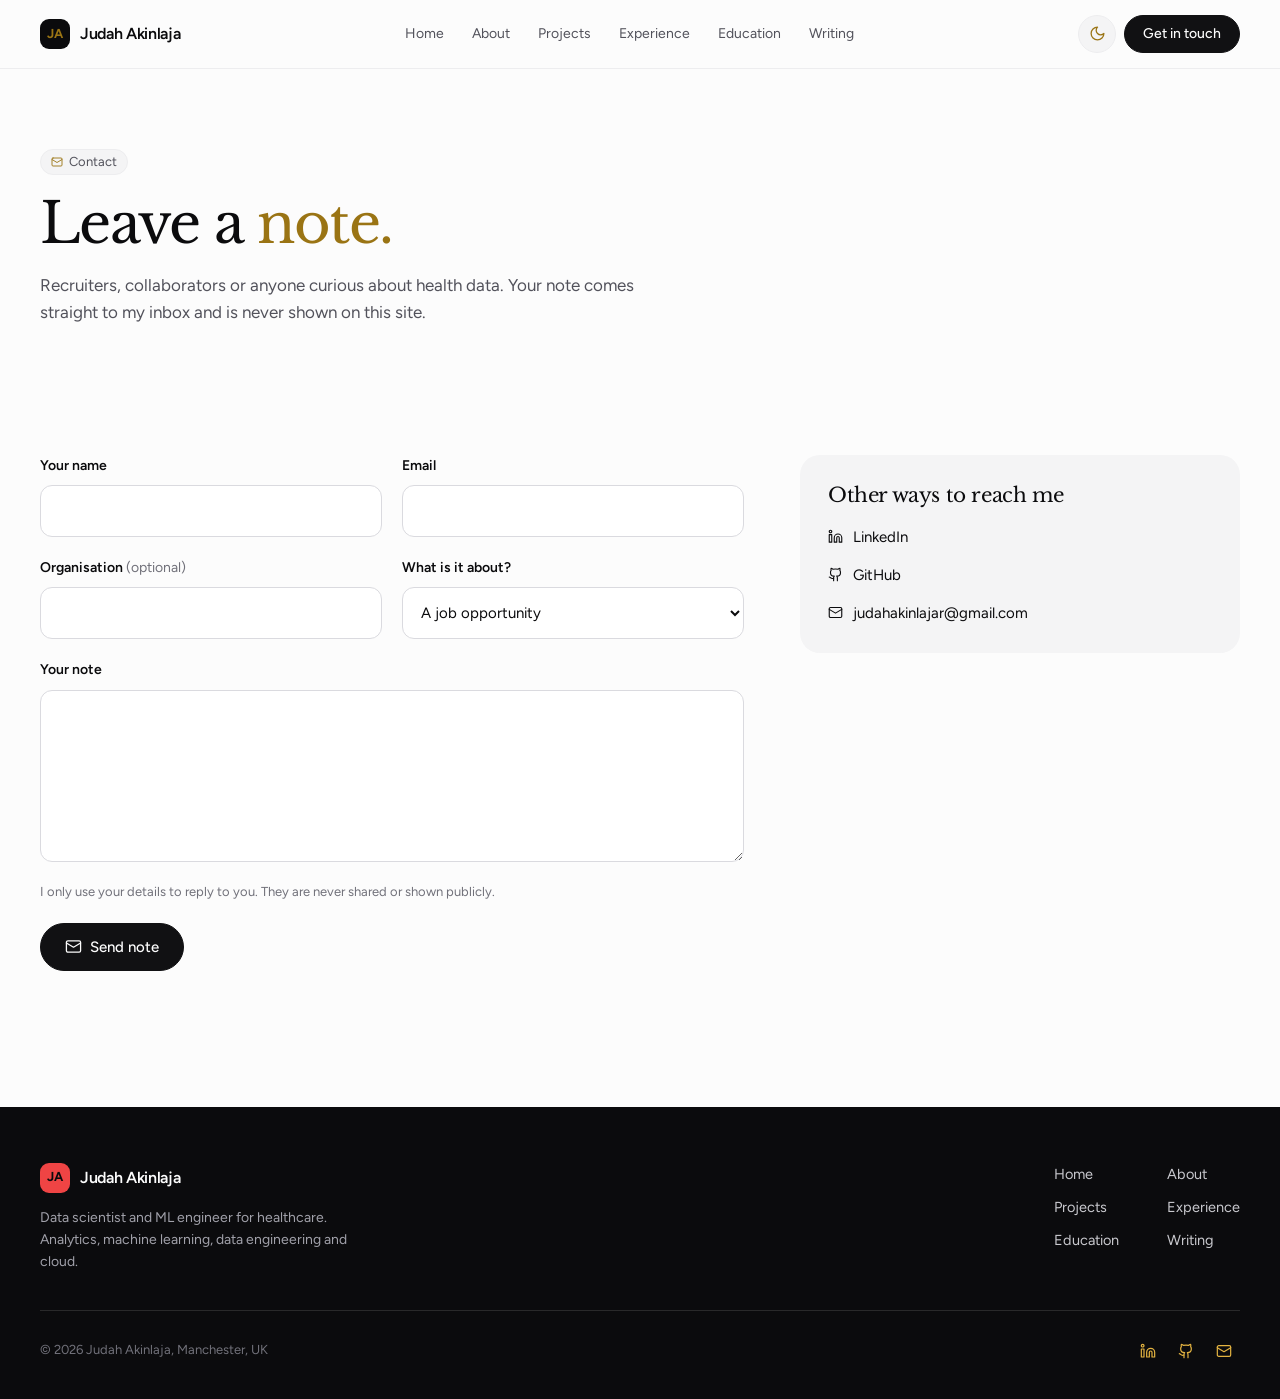
<file: contact.html>
<!DOCTYPE html>
<html lang="en-GB">
<head>
<meta charset="utf-8">
<meta name="viewport" content="width=device-width, initial-scale=1">
<title>Leave a note | Judah Akinlaja</title>
<meta name="description" content="Leave a private note for data scientist and ML engineer Judah Akinlaja.">
<meta property="og:title" content="Leave a note | Judah Akinlaja">
<meta property="og:description" content="Leave a private note for data scientist and ML engineer Judah Akinlaja.">
<meta property="og:type" content="website">
<meta property="og:url" content="https://judahakinlajar.co.uk/contact.html">
<meta property="og:site_name" content="Judah Akinlaja">
<meta property="og:image" content="https://judahakinlajar.co.uk/assets/og/contact.png">
<meta property="og:image:width" content="1200">
<meta property="og:image:height" content="630">
<meta property="og:image:alt" content="Leave a note | Judah Akinlaja">
<meta name="twitter:card" content="summary_large_image">
<meta name="twitter:title" content="Leave a note | Judah Akinlaja">
<meta name="twitter:description" content="Leave a private note for data scientist and ML engineer Judah Akinlaja.">
<meta name="twitter:image" content="https://judahakinlajar.co.uk/assets/og/contact.png">
<link rel="canonical" href="https://judahakinlajar.co.uk/contact.html">
<meta name="theme-color" content="#FCFCFC">
<script>(function(){var t;try{t=localStorage.getItem('theme')}catch(e){}if(!t){t=window.matchMedia&&matchMedia('(prefers-color-scheme: dark)').matches?'dark':'light'}document.documentElement.setAttribute('data-theme',t)})();</script>
<link rel="preconnect" href="https://fonts.googleapis.com">
<link rel="preconnect" href="https://fonts.gstatic.com" crossorigin>
<link href="https://fonts.googleapis.com/css2?family=Figtree:wght@400;500;600;700&family=Libre+Baskerville:ital,wght@0,400;0,700;1,400&display=swap" rel="stylesheet">
<link rel="stylesheet" href="assets/css/site.css">
</head>
<body class="simple">
<header class="site-nav">
  <div class="container nav-inner">
    <a class="brand" href="index.html" aria-label="Judah Akinlaja, home"><span class="brand-mark">JA</span><span>Judah Akinlaja</span></a>
    <nav aria-label="Main"><ul class="nav-links"><li><a href="index.html">Home</a></li><li><a href="about.html">About</a></li><li><a href="portfolio.html">Projects</a></li><li><a href="experience.html">Experience</a></li><li><a href="qualifications.html">Education</a></li><li><a href="publications.html">Writing</a></li></ul></nav>
    <div class="nav-actions">
      <button class="theme-toggle" type="button" data-theme-toggle aria-label="Switch light or dark mode"><svg class="icon icon-moon" viewBox="0 0 24 24" fill="none" stroke="currentColor" stroke-width="1.8" stroke-linecap="round" stroke-linejoin="round" aria-hidden="true"><path d="M12 3a6 6 0 0 0 9 9 9 9 0 1 1-9-9Z"/></svg><svg class="icon icon-sun" viewBox="0 0 24 24" fill="none" stroke="currentColor" stroke-width="1.8" stroke-linecap="round" stroke-linejoin="round" aria-hidden="true"><circle cx="12" cy="12" r="4"/><path d="M12 2v2M12 20v2M4.93 4.93l1.41 1.41M17.66 17.66l1.41 1.41M2 12h2M20 12h2M6.34 17.66l-1.41 1.41M19.07 4.93l-1.41 1.41"/></svg></button>
      <a class="btn btn-dark" href="contact.html">Get in touch</a>
      <button class="menu-btn" type="button" data-menu-open aria-label="Open menu"><svg class="icon" viewBox="0 0 24 24" fill="none" stroke="currentColor" stroke-width="1.8" stroke-linecap="round" stroke-linejoin="round" aria-hidden="true"><path d="M4 7h16M4 12h16M4 17h16"/></svg></button>
    </div>
  </div>
</header>
<div class="mobile-menu" aria-hidden="true">
  <div class="mobile-menu-head">
    <a class="brand" href="index.html"><span class="brand-mark">JA</span><span>Judah Akinlaja</span></a>
    <button class="menu-btn" style="display:grid" type="button" data-menu-close aria-label="Close menu"><svg class="icon" viewBox="0 0 24 24" fill="none" stroke="currentColor" stroke-width="1.8" stroke-linecap="round" stroke-linejoin="round" aria-hidden="true"><path d="M18 6 6 18M6 6l12 12"/></svg></button>
  </div>
  <nav aria-label="Mobile"><a href="index.html">Home</a><a href="about.html">About</a><a href="portfolio.html">Projects</a><a href="experience.html">Experience</a><a href="qualifications.html">Education</a><a href="publications.html">Writing</a></nav>
  <a class="btn btn-dark" href="contact.html"><svg class="icon" viewBox="0 0 24 24" fill="none" stroke="currentColor" stroke-width="1.8" stroke-linecap="round" stroke-linejoin="round" aria-hidden="true"><rect x="2" y="4" width="20" height="16" rx="2"/><path d="m22 7-10 6L2 7"/></svg> Get in touch</a>
</div>
<main>
<section class="container page-head">
  <span class="label"><svg class="icon" viewBox="0 0 24 24" fill="none" stroke="currentColor" stroke-width="1.8" stroke-linecap="round" stroke-linejoin="round" aria-hidden="true"><rect x="2" y="4" width="20" height="16" rx="2"/><path d="m22 7-10 6L2 7"/></svg> Contact</span>
  <h1 class="page-title">Leave a <em class="accent">note.</em></h1>
  <p class="page-intro">Recruiters, collaborators or anyone curious about health data. Your note comes straight to my inbox and is never shown on this site.</p>
</section>
<section class="section"><div class="container note-wrap">
  <form class="note-form" action="https://formspree.io/f/xdegowpz" method="POST" data-note-form>
    <div class="note-row">
      <label><span>Your name</span><input type="text" name="name" autocomplete="name" required></label>
      <label><span>Email</span><input type="email" name="email" autocomplete="email" required></label>
    </div>
    <div class="note-row">
      <label><span>Organisation <span class="opt">(optional)</span></span><input type="text" name="organisation" autocomplete="organization"></label>
      <label><span>What is it about?</span><select name="reason"><option>A job opportunity</option><option>A project or collaboration</option><option>Health data consultancy</option><option>Feedback on my work or writing</option><option>Just saying hello</option></select></label>
    </div>
    <label><span>Your note</span><textarea name="message" rows="6" required></textarea></label>
    <input type="text" name="_gotcha" class="hp" tabindex="-1" autocomplete="off" aria-hidden="true">
    <input type="hidden" name="_subject" value="New note from judahakinlajar.co.uk">
    <p class="note-privacy">I only use your details to reply to you. They are never shared or shown publicly.</p>
    <button class="btn btn-lg btn-dark" type="submit"><svg class="icon" viewBox="0 0 24 24" fill="none" stroke="currentColor" stroke-width="1.8" stroke-linecap="round" stroke-linejoin="round" aria-hidden="true"><rect x="2" y="4" width="20" height="16" rx="2"/><path d="m22 7-10 6L2 7"/></svg> Send note</button>
    <p class="note-status" role="status" aria-live="polite"></p>
  </form>
  <aside class="note-side">
    <h3>Other ways to reach me</h3>
    <a href="https://www.linkedin.com/in/judah-akinlaja-a10385194" target="_blank" rel="noopener"><svg class="icon" viewBox="0 0 24 24" fill="none" stroke="currentColor" stroke-width="1.8" stroke-linecap="round" stroke-linejoin="round" aria-hidden="true"><path d="M16 8a6 6 0 0 1 6 6v7h-4v-7a2 2 0 0 0-2-2 2 2 0 0 0-2 2v7h-4v-7a6 6 0 0 1 6-6z"/><rect width="4" height="12" x="2" y="9"/><circle cx="4" cy="4" r="2"/></svg> LinkedIn</a>
    <a href="https://github.com/Akinlajar" target="_blank" rel="noopener"><svg class="icon" viewBox="0 0 24 24" fill="none" stroke="currentColor" stroke-width="1.8" stroke-linecap="round" stroke-linejoin="round" aria-hidden="true"><path d="M15 22v-4a4.8 4.8 0 0 0-1-3.5c3 0 6-2 6-5.5.08-1.25-.27-2.48-1-3.5.28-1.15.28-2.35 0-3.5 0 0-1 0-3 1.5-2.64-.5-5.36-.5-8 0C6 2 5 2 5 2c-.3 1.15-.3 2.35 0 3.5A5.4 5.4 0 0 0 4 9c0 3.5 3 5.5 6 5.5-.39.49-.68 1.05-.85 1.65-.17.6-.22 1.23-.15 1.85v4"/><path d="M9 18c-4.51 2-5-2-7-2"/></svg> GitHub</a>
    <a href="mailto:judahakinlajar@gmail.com"><svg class="icon" viewBox="0 0 24 24" fill="none" stroke="currentColor" stroke-width="1.8" stroke-linecap="round" stroke-linejoin="round" aria-hidden="true"><rect x="2" y="4" width="20" height="16" rx="2"/><path d="m22 7-10 6L2 7"/></svg> judahakinlajar@gmail.com</a>
  </aside>
</div></section>
<script>
(function(){var f=document.querySelector('[data-note-form]');if(!f)return;var st=f.querySelector('.note-status'),b=f.querySelector('button[type=submit]');
f.addEventListener('submit',function(e){e.preventDefault();b.disabled=true;st.className='note-status';st.textContent='Sending...';
fetch(f.action,{method:'POST',body:new FormData(f),headers:{'Accept':'application/json'}}).then(function(r){
if(r.ok){f.reset();st.className='note-status ok';st.textContent='Thank you, your note has been sent. I will reply soon.';}
else{st.className='note-status err';st.textContent='Sorry, that did not send. Please email me instead.';}
}).catch(function(){st.className='note-status err';st.textContent='Sorry, that did not send. Please email me instead.';}).finally(function(){b.disabled=false;});});})();
</script>
</main>
<footer class="foot">
  <div class="container">
    <div class="foot-top">
      <div>
        <a class="brand" href="index.html"><span class="brand-mark">JA</span><span>Judah Akinlaja</span></a>
        <p class="foot-blurb">Data scientist and ML engineer for healthcare. Analytics, machine learning, data engineering and cloud.</p>
      </div>
      <nav class="foot-links" aria-label="Footer"><a href="index.html">Home</a><a href="about.html">About</a><a href="portfolio.html">Projects</a><a href="experience.html">Experience</a><a href="qualifications.html">Education</a><a href="publications.html">Writing</a></nav>
    </div>
    <div class="foot-bottom">
      <span>© 2026 Judah Akinlaja, Manchester, UK</span>
      <div class="socials"><a href="https://www.linkedin.com/in/judah-akinlaja-a10385194" target="_blank" rel="noopener" aria-label="LinkedIn"><svg class="icon" viewBox="0 0 24 24" fill="none" stroke="currentColor" stroke-width="1.8" stroke-linecap="round" stroke-linejoin="round" aria-hidden="true"><path d="M16 8a6 6 0 0 1 6 6v7h-4v-7a2 2 0 0 0-2-2 2 2 0 0 0-2 2v7h-4v-7a6 6 0 0 1 6-6z"/><rect width="4" height="12" x="2" y="9"/><circle cx="4" cy="4" r="2"/></svg></a><a href="https://github.com/Akinlajar" target="_blank" rel="noopener" aria-label="GitHub"><svg class="icon" viewBox="0 0 24 24" fill="none" stroke="currentColor" stroke-width="1.8" stroke-linecap="round" stroke-linejoin="round" aria-hidden="true"><path d="M15 22v-4a4.8 4.8 0 0 0-1-3.5c3 0 6-2 6-5.5.08-1.25-.27-2.48-1-3.5.28-1.15.28-2.35 0-3.5 0 0-1 0-3 1.5-2.64-.5-5.36-.5-8 0C6 2 5 2 5 2c-.3 1.15-.3 2.35 0 3.5A5.4 5.4 0 0 0 4 9c0 3.5 3 5.5 6 5.5-.39.49-.68 1.05-.85 1.65-.17.6-.22 1.23-.15 1.85v4"/><path d="M9 18c-4.51 2-5-2-7-2"/></svg></a><a href="mailto:judahakinlajar@gmail.com" aria-label="Email"><svg class="icon" viewBox="0 0 24 24" fill="none" stroke="currentColor" stroke-width="1.8" stroke-linecap="round" stroke-linejoin="round" aria-hidden="true"><rect x="2" y="4" width="20" height="16" rx="2"/><path d="m22 7-10 6L2 7"/></svg></a></div>
    </div>
  </div>
</footer>
<script src="assets/js/site.js"></script>
</body>
</html>
</file>
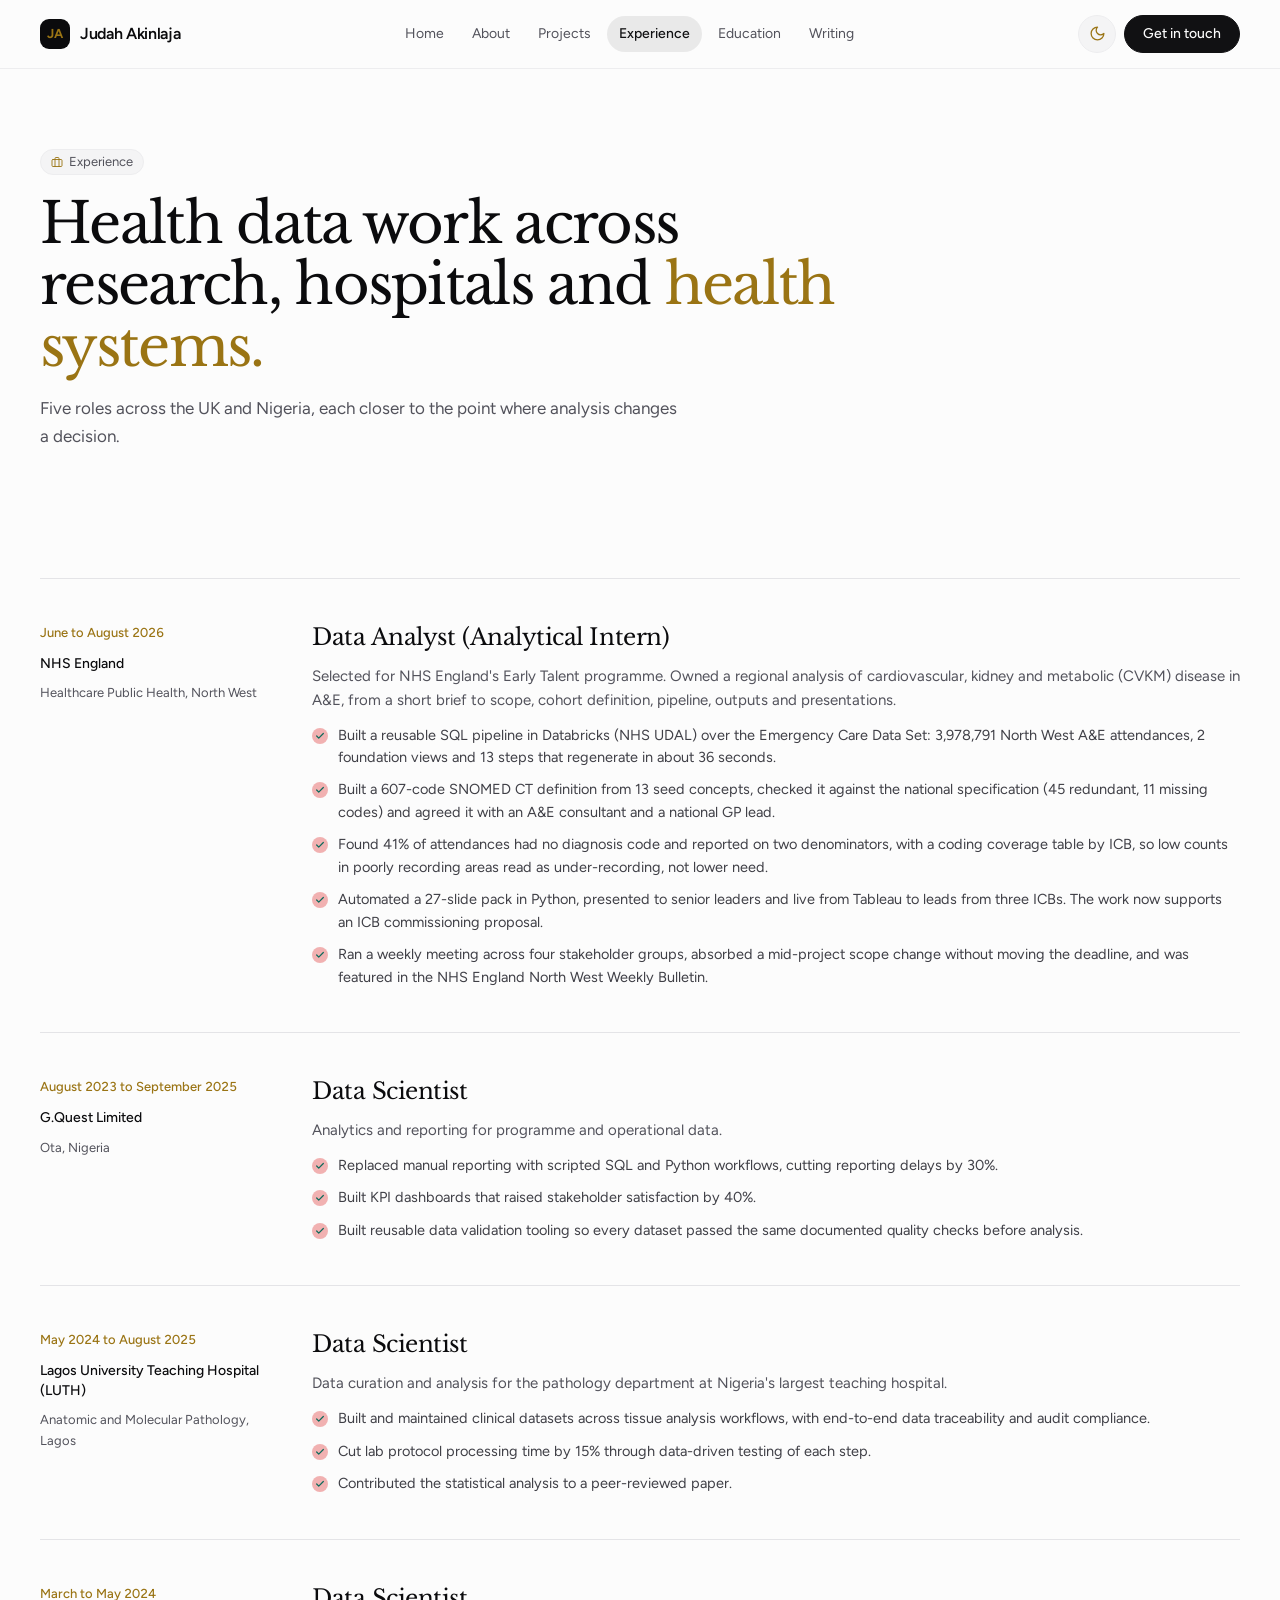
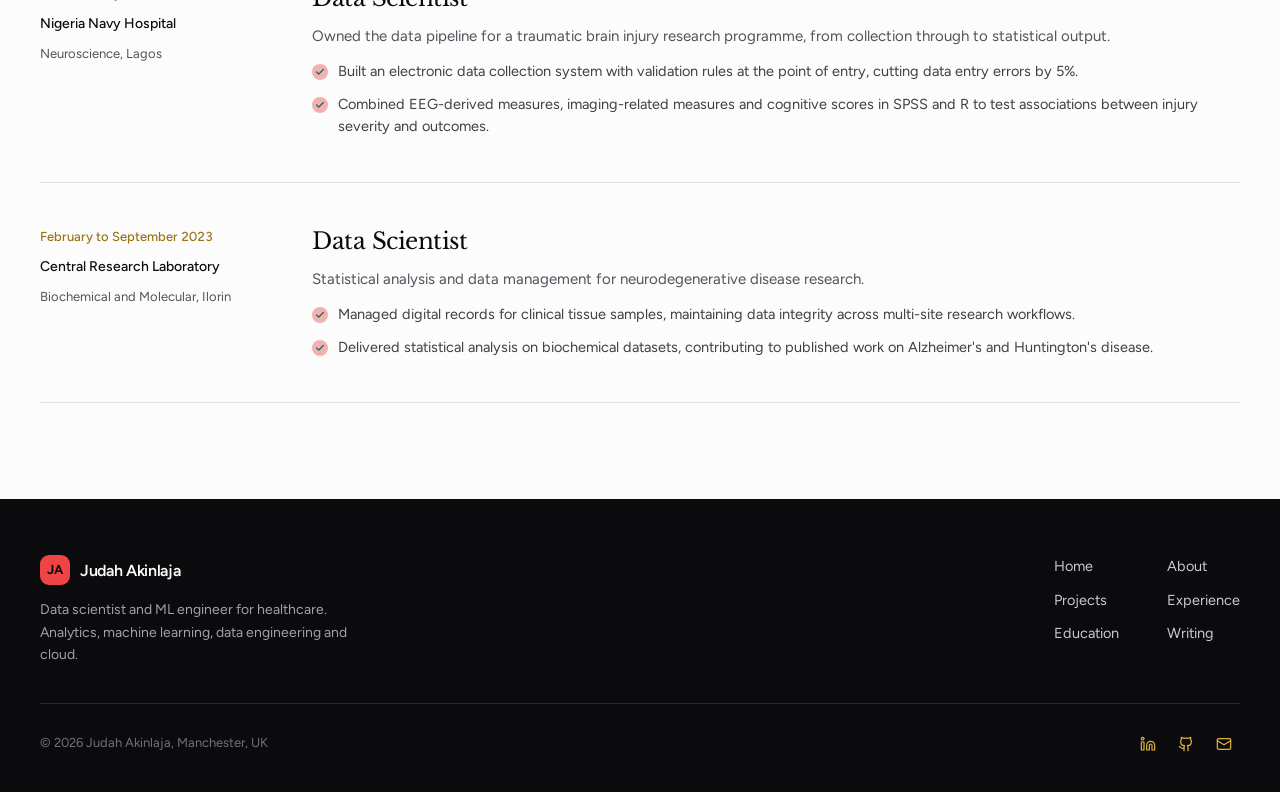
<file: experience.html>
<!DOCTYPE html>
<html lang="en-GB">
<head>
<meta charset="utf-8">
<meta name="viewport" content="width=device-width, initial-scale=1">
<title>Experience | Judah Akinlaja</title>
<meta name="description" content="Work experience of data scientist and ML engineer Judah Akinlaja.">
<meta property="og:title" content="Experience | Judah Akinlaja">
<meta property="og:description" content="Work experience of data scientist and ML engineer Judah Akinlaja.">
<meta property="og:type" content="website">
<meta property="og:url" content="https://judahakinlajar.co.uk/experience.html">
<meta property="og:site_name" content="Judah Akinlaja">
<meta property="og:image" content="https://judahakinlajar.co.uk/assets/og/experience.png">
<meta property="og:image:width" content="1200">
<meta property="og:image:height" content="630">
<meta property="og:image:alt" content="Experience | Judah Akinlaja">
<meta name="twitter:card" content="summary_large_image">
<meta name="twitter:title" content="Experience | Judah Akinlaja">
<meta name="twitter:description" content="Work experience of data scientist and ML engineer Judah Akinlaja.">
<meta name="twitter:image" content="https://judahakinlajar.co.uk/assets/og/experience.png">
<link rel="canonical" href="https://judahakinlajar.co.uk/experience.html">
<meta name="theme-color" content="#FCFCFC">
<script>(function(){var t;try{t=localStorage.getItem('theme')}catch(e){}if(!t){t=window.matchMedia&&matchMedia('(prefers-color-scheme: dark)').matches?'dark':'light'}document.documentElement.setAttribute('data-theme',t)})();</script>
<link rel="preconnect" href="https://fonts.googleapis.com">
<link rel="preconnect" href="https://fonts.gstatic.com" crossorigin>
<link href="https://fonts.googleapis.com/css2?family=Figtree:wght@400;500;600;700&family=Libre+Baskerville:ital,wght@0,400;0,700;1,400&display=swap" rel="stylesheet">
<link rel="stylesheet" href="assets/css/site.css">
</head>
<body class="simple">
<header class="site-nav">
  <div class="container nav-inner">
    <a class="brand" href="index.html" aria-label="Judah Akinlaja, home"><span class="brand-mark">JA</span><span>Judah Akinlaja</span></a>
    <nav aria-label="Main"><ul class="nav-links"><li><a href="index.html">Home</a></li><li><a href="about.html">About</a></li><li><a href="portfolio.html">Projects</a></li><li><a href="experience.html" aria-current="page">Experience</a></li><li><a href="qualifications.html">Education</a></li><li><a href="publications.html">Writing</a></li></ul></nav>
    <div class="nav-actions">
      <button class="theme-toggle" type="button" data-theme-toggle aria-label="Switch light or dark mode"><svg class="icon icon-moon" viewBox="0 0 24 24" fill="none" stroke="currentColor" stroke-width="1.8" stroke-linecap="round" stroke-linejoin="round" aria-hidden="true"><path d="M12 3a6 6 0 0 0 9 9 9 9 0 1 1-9-9Z"/></svg><svg class="icon icon-sun" viewBox="0 0 24 24" fill="none" stroke="currentColor" stroke-width="1.8" stroke-linecap="round" stroke-linejoin="round" aria-hidden="true"><circle cx="12" cy="12" r="4"/><path d="M12 2v2M12 20v2M4.93 4.93l1.41 1.41M17.66 17.66l1.41 1.41M2 12h2M20 12h2M6.34 17.66l-1.41 1.41M19.07 4.93l-1.41 1.41"/></svg></button>
      <a class="btn btn-dark" href="contact.html">Get in touch</a>
      <button class="menu-btn" type="button" data-menu-open aria-label="Open menu"><svg class="icon" viewBox="0 0 24 24" fill="none" stroke="currentColor" stroke-width="1.8" stroke-linecap="round" stroke-linejoin="round" aria-hidden="true"><path d="M4 7h16M4 12h16M4 17h16"/></svg></button>
    </div>
  </div>
</header>
<div class="mobile-menu" aria-hidden="true">
  <div class="mobile-menu-head">
    <a class="brand" href="index.html"><span class="brand-mark">JA</span><span>Judah Akinlaja</span></a>
    <button class="menu-btn" style="display:grid" type="button" data-menu-close aria-label="Close menu"><svg class="icon" viewBox="0 0 24 24" fill="none" stroke="currentColor" stroke-width="1.8" stroke-linecap="round" stroke-linejoin="round" aria-hidden="true"><path d="M18 6 6 18M6 6l12 12"/></svg></button>
  </div>
  <nav aria-label="Mobile"><a href="index.html">Home</a><a href="about.html">About</a><a href="portfolio.html">Projects</a><a href="experience.html" aria-current="page">Experience</a><a href="qualifications.html">Education</a><a href="publications.html">Writing</a></nav>
  <a class="btn btn-dark" href="contact.html"><svg class="icon" viewBox="0 0 24 24" fill="none" stroke="currentColor" stroke-width="1.8" stroke-linecap="round" stroke-linejoin="round" aria-hidden="true"><rect x="2" y="4" width="20" height="16" rx="2"/><path d="m22 7-10 6L2 7"/></svg> Get in touch</a>
</div>
<main>
<section class="container page-head">
  <span class="label"><svg class="icon" viewBox="0 0 24 24" fill="none" stroke="currentColor" stroke-width="1.8" stroke-linecap="round" stroke-linejoin="round" aria-hidden="true"><rect x="2" y="7" width="20" height="14" rx="2"/><path d="M16 21V5a2 2 0 0 0-2-2h-4a2 2 0 0 0-2 2v16"/></svg> Experience</span>
  <h1 class="page-title">Health data work across research, hospitals and <em class="accent">health systems.</em></h1>
  <p class="page-intro">Five roles across the UK and Nigeria, each closer to the point where analysis changes a decision.</p>
</section>
<section class="section"><div class="container timeline"><article class="role">
  <div class="role-side"><span class="role-dates">June to August 2026</span><span class="role-org">NHS England</span><span class="role-place">Healthcare Public Health, North West</span></div>
  <div class="role-main"><h2>Data Analyst (Analytical Intern)</h2><p>Selected for NHS England's Early Talent programme. Owned a regional analysis of cardiovascular, kidney and metabolic (CVKM) disease in A&amp;E, from a short brief to scope, cohort definition, pipeline, outputs and presentations.</p><ul class="ticks"><li>Built a reusable SQL pipeline in Databricks (NHS UDAL) over the Emergency Care Data Set: 3,978,791 North West A&amp;E attendances, 2 foundation views and 13 steps that regenerate in about 36 seconds.</li><li>Built a 607-code SNOMED CT definition from 13 seed concepts, checked it against the national specification (45 redundant, 11 missing codes) and agreed it with an A&amp;E consultant and a national GP lead.</li><li>Found 41% of attendances had no diagnosis code and reported on two denominators, with a coding coverage table by ICB, so low counts in poorly recording areas read as under-recording, not lower need.</li><li>Automated a 27-slide pack in Python, presented to senior leaders and live from Tableau to leads from three ICBs. The work now supports an ICB commissioning proposal.</li><li>Ran a weekly meeting across four stakeholder groups, absorbed a mid-project scope change without moving the deadline, and was featured in the NHS England North West Weekly Bulletin.</li></ul></div>
</article><article class="role">
  <div class="role-side"><span class="role-dates">August 2023 to September 2025</span><span class="role-org">G.Quest Limited</span><span class="role-place">Ota, Nigeria</span></div>
  <div class="role-main"><h2>Data Scientist</h2><p>Analytics and reporting for programme and operational data.</p><ul class="ticks"><li>Replaced manual reporting with scripted SQL and Python workflows, cutting reporting delays by 30%.</li><li>Built KPI dashboards that raised stakeholder satisfaction by 40%.</li><li>Built reusable data validation tooling so every dataset passed the same documented quality checks before analysis.</li></ul></div>
</article><article class="role">
  <div class="role-side"><span class="role-dates">May 2024 to August 2025</span><span class="role-org">Lagos University Teaching Hospital (LUTH)</span><span class="role-place">Anatomic and Molecular Pathology, Lagos</span></div>
  <div class="role-main"><h2>Data Scientist</h2><p>Data curation and analysis for the pathology department at Nigeria's largest teaching hospital.</p><ul class="ticks"><li>Built and maintained clinical datasets across tissue analysis workflows, with end-to-end data traceability and audit compliance.</li><li>Cut lab protocol processing time by 15% through data-driven testing of each step.</li><li>Contributed the statistical analysis to a peer-reviewed paper.</li></ul></div>
</article><article class="role">
  <div class="role-side"><span class="role-dates">March to May 2024</span><span class="role-org">Nigeria Navy Hospital</span><span class="role-place">Neuroscience, Lagos</span></div>
  <div class="role-main"><h2>Data Scientist</h2><p>Owned the data pipeline for a traumatic brain injury research programme, from collection through to statistical output.</p><ul class="ticks"><li>Built an electronic data collection system with validation rules at the point of entry, cutting data entry errors by 5%.</li><li>Combined EEG-derived measures, imaging-related measures and cognitive scores in SPSS and R to test associations between injury severity and outcomes.</li></ul></div>
</article><article class="role">
  <div class="role-side"><span class="role-dates">February to September 2023</span><span class="role-org">Central Research Laboratory</span><span class="role-place">Biochemical and Molecular, Ilorin</span></div>
  <div class="role-main"><h2>Data Scientist</h2><p>Statistical analysis and data management for neurodegenerative disease research.</p><ul class="ticks"><li>Managed digital records for clinical tissue samples, maintaining data integrity across multi-site research workflows.</li><li>Delivered statistical analysis on biochemical datasets, contributing to published work on Alzheimer's and Huntington's disease.</li></ul></div>
</article></div></section>
</main>
<footer class="foot">
  <div class="container">
    <div class="foot-top">
      <div>
        <a class="brand" href="index.html"><span class="brand-mark">JA</span><span>Judah Akinlaja</span></a>
        <p class="foot-blurb">Data scientist and ML engineer for healthcare. Analytics, machine learning, data engineering and cloud.</p>
      </div>
      <nav class="foot-links" aria-label="Footer"><a href="index.html">Home</a><a href="about.html">About</a><a href="portfolio.html">Projects</a><a href="experience.html">Experience</a><a href="qualifications.html">Education</a><a href="publications.html">Writing</a></nav>
    </div>
    <div class="foot-bottom">
      <span>© 2026 Judah Akinlaja, Manchester, UK</span>
      <div class="socials"><a href="https://www.linkedin.com/in/judah-akinlaja-a10385194" target="_blank" rel="noopener" aria-label="LinkedIn"><svg class="icon" viewBox="0 0 24 24" fill="none" stroke="currentColor" stroke-width="1.8" stroke-linecap="round" stroke-linejoin="round" aria-hidden="true"><path d="M16 8a6 6 0 0 1 6 6v7h-4v-7a2 2 0 0 0-2-2 2 2 0 0 0-2 2v7h-4v-7a6 6 0 0 1 6-6z"/><rect width="4" height="12" x="2" y="9"/><circle cx="4" cy="4" r="2"/></svg></a><a href="https://github.com/Akinlajar" target="_blank" rel="noopener" aria-label="GitHub"><svg class="icon" viewBox="0 0 24 24" fill="none" stroke="currentColor" stroke-width="1.8" stroke-linecap="round" stroke-linejoin="round" aria-hidden="true"><path d="M15 22v-4a4.8 4.8 0 0 0-1-3.5c3 0 6-2 6-5.5.08-1.25-.27-2.48-1-3.5.28-1.15.28-2.35 0-3.5 0 0-1 0-3 1.5-2.64-.5-5.36-.5-8 0C6 2 5 2 5 2c-.3 1.15-.3 2.35 0 3.5A5.4 5.4 0 0 0 4 9c0 3.5 3 5.5 6 5.5-.39.49-.68 1.05-.85 1.65-.17.6-.22 1.23-.15 1.85v4"/><path d="M9 18c-4.51 2-5-2-7-2"/></svg></a><a href="mailto:judahakinlajar@gmail.com" aria-label="Email"><svg class="icon" viewBox="0 0 24 24" fill="none" stroke="currentColor" stroke-width="1.8" stroke-linecap="round" stroke-linejoin="round" aria-hidden="true"><rect x="2" y="4" width="20" height="16" rx="2"/><path d="m22 7-10 6L2 7"/></svg></a></div>
    </div>
  </div>
</footer>
<script src="assets/js/site.js"></script>
</body>
</html>
</file>
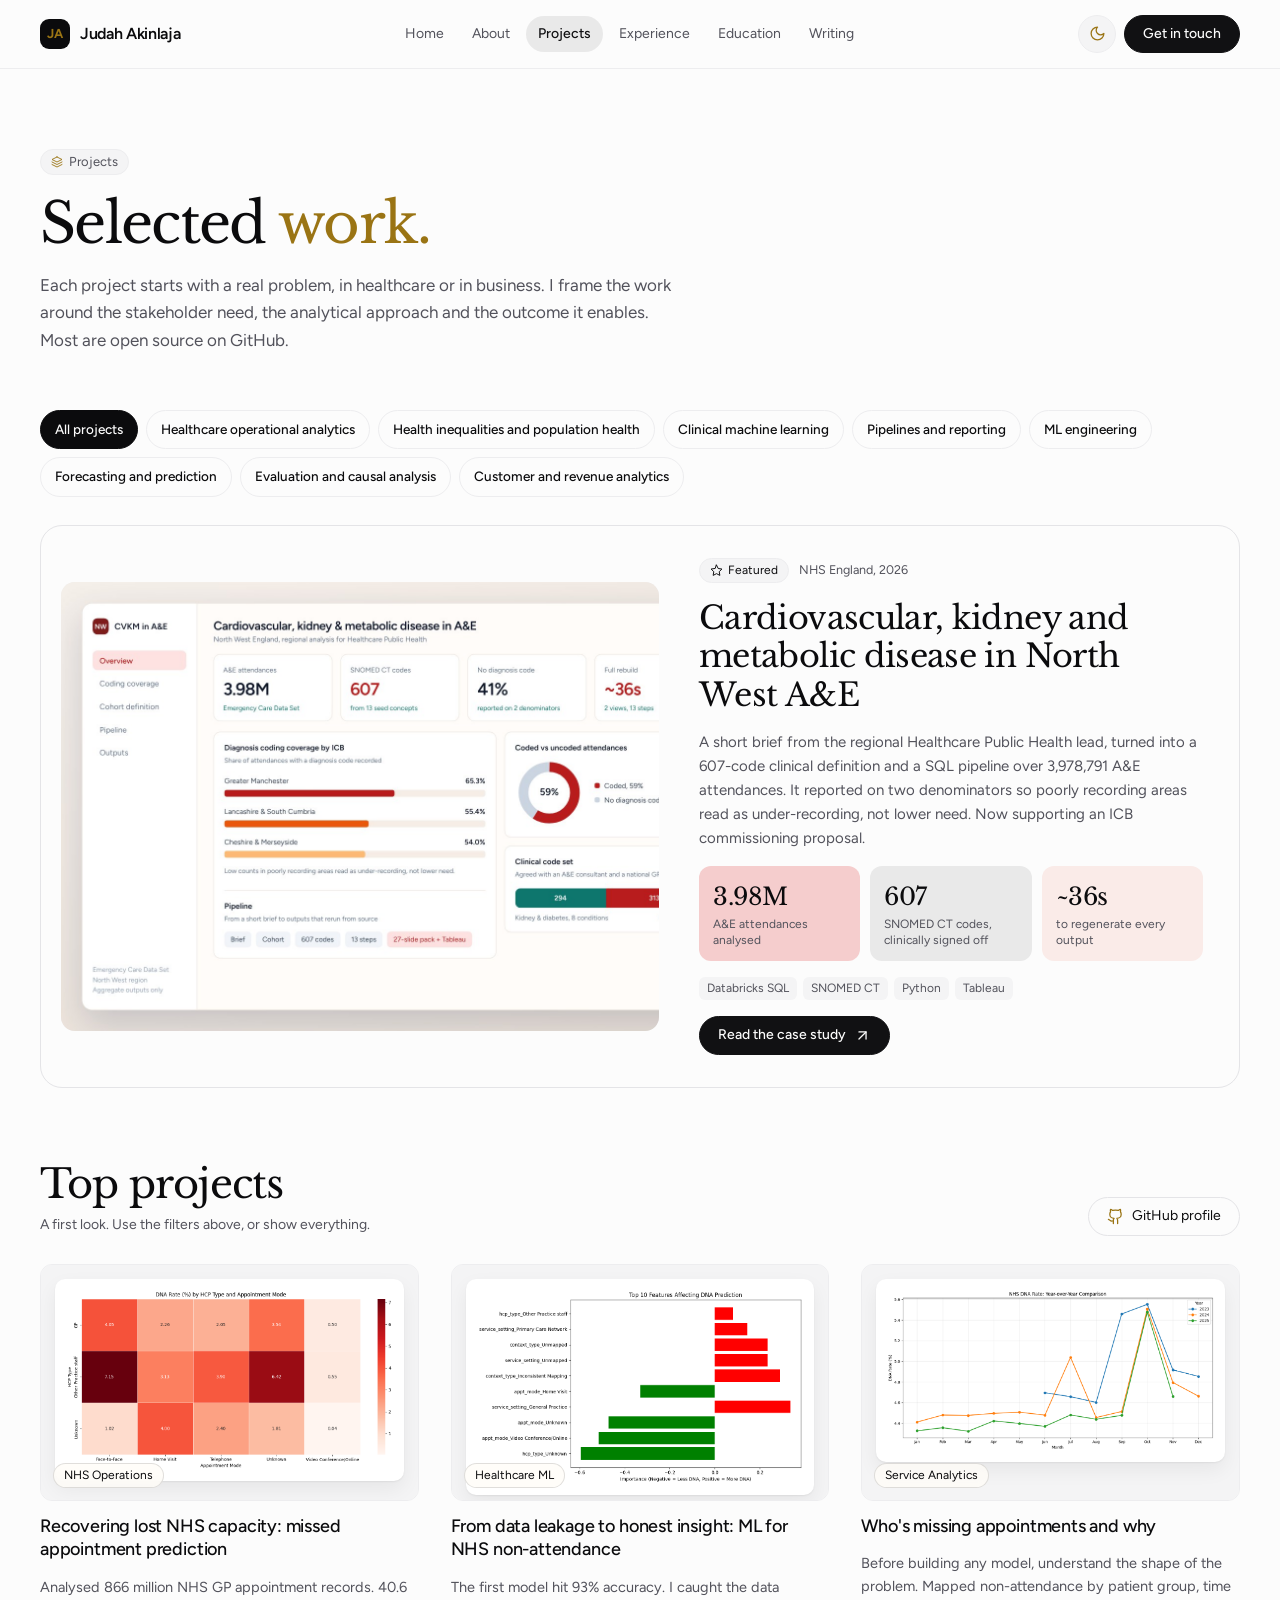
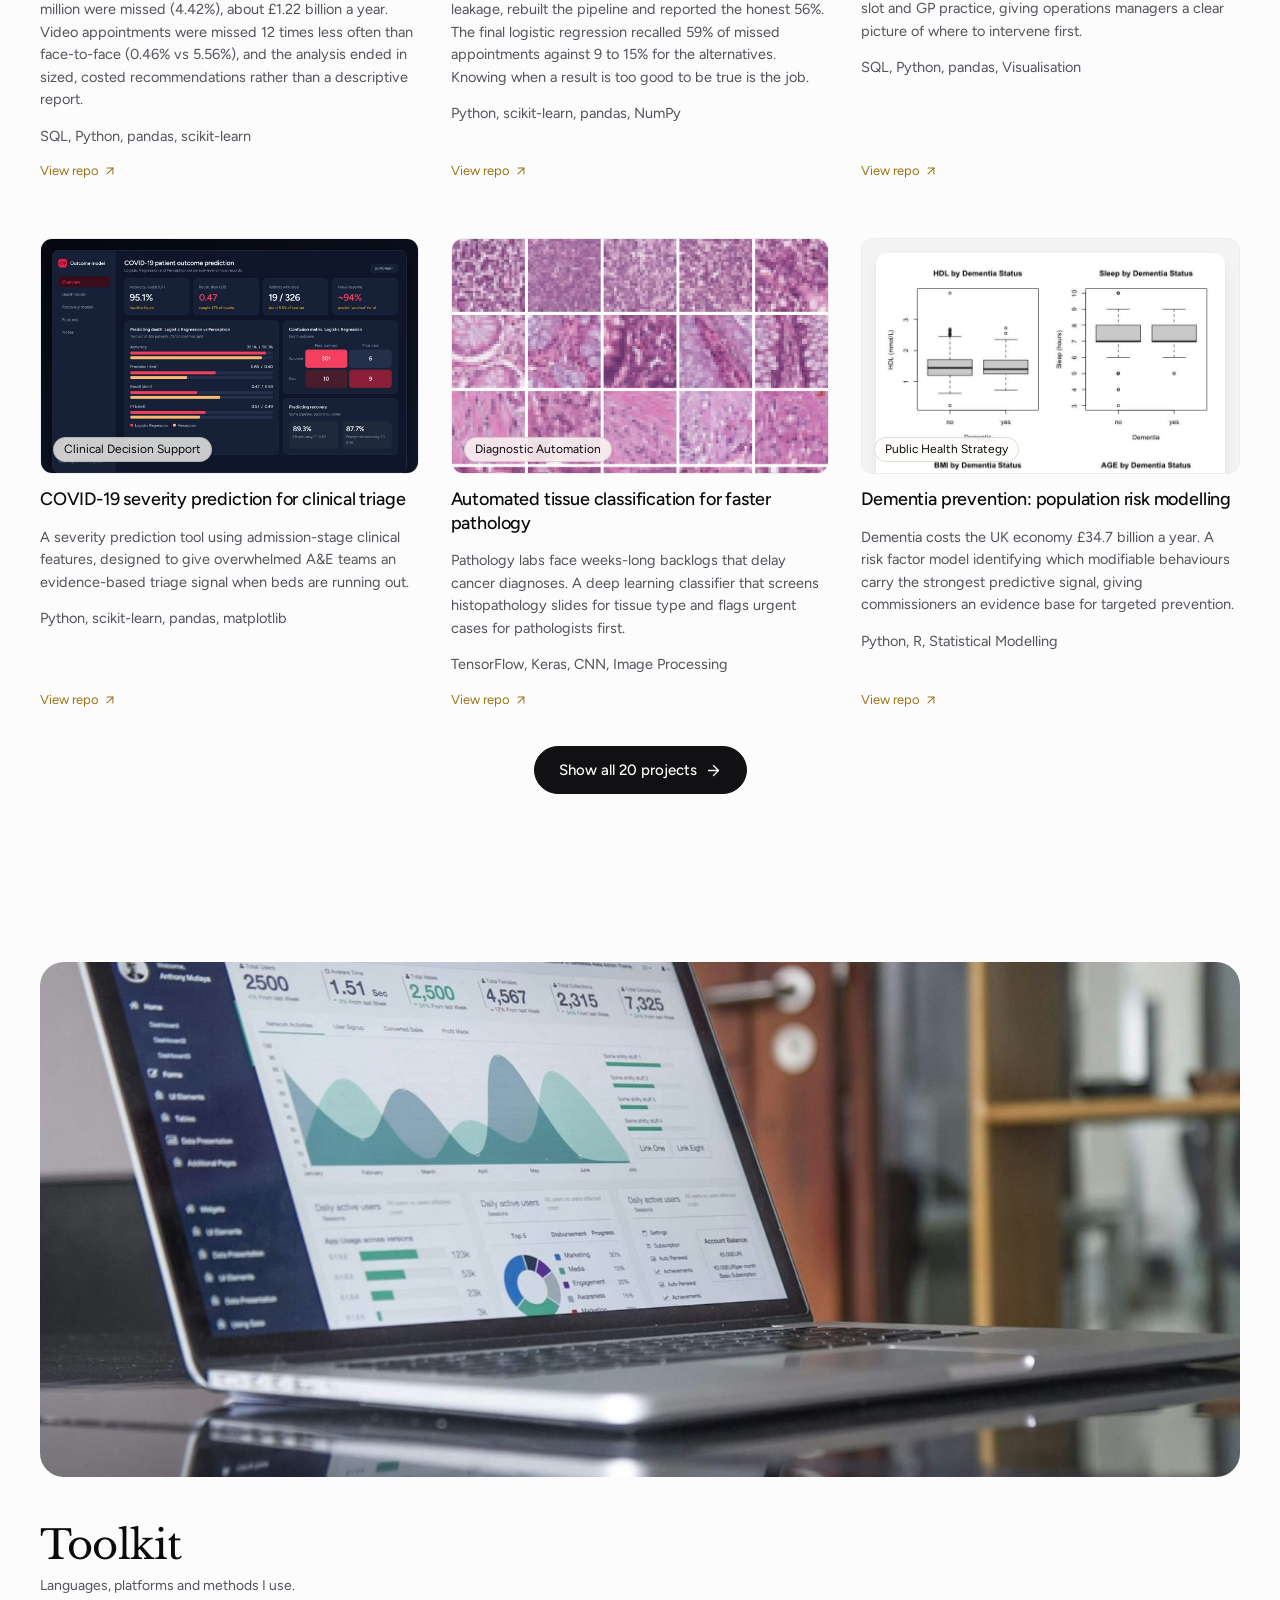
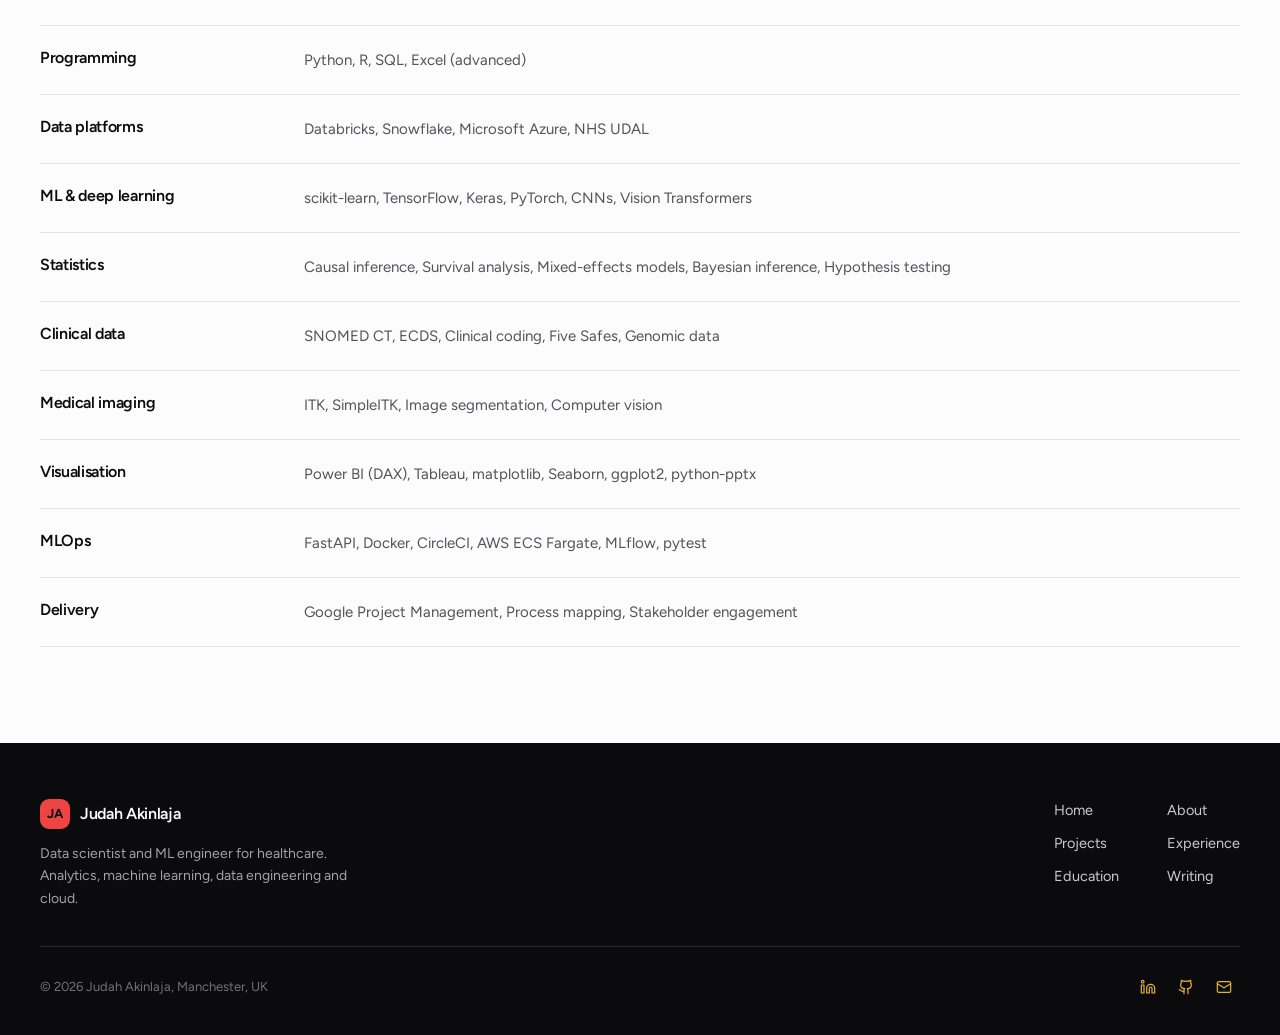
<file: portfolio.html>
<!DOCTYPE html>
<html lang="en-GB">
<head>
<meta charset="utf-8">
<meta name="viewport" content="width=device-width, initial-scale=1">
<title>Projects | Judah Akinlaja</title>
<meta name="description" content="Data science and ML engineering projects by Judah Akinlaja, grouped by the problems they solve.">
<meta property="og:title" content="Projects | Judah Akinlaja">
<meta property="og:description" content="Data science and ML engineering projects by Judah Akinlaja, grouped by the problems they solve.">
<meta property="og:type" content="website">
<meta property="og:url" content="https://judahakinlajar.co.uk/portfolio.html">
<meta property="og:site_name" content="Judah Akinlaja">
<meta property="og:image" content="https://judahakinlajar.co.uk/assets/og/portfolio.png">
<meta property="og:image:width" content="1200">
<meta property="og:image:height" content="630">
<meta property="og:image:alt" content="Projects | Judah Akinlaja">
<meta name="twitter:card" content="summary_large_image">
<meta name="twitter:title" content="Projects | Judah Akinlaja">
<meta name="twitter:description" content="Data science and ML engineering projects by Judah Akinlaja, grouped by the problems they solve.">
<meta name="twitter:image" content="https://judahakinlajar.co.uk/assets/og/portfolio.png">
<link rel="canonical" href="https://judahakinlajar.co.uk/portfolio.html">
<meta name="theme-color" content="#FCFCFC">
<script>(function(){var t;try{t=localStorage.getItem('theme')}catch(e){}if(!t){t=window.matchMedia&&matchMedia('(prefers-color-scheme: dark)').matches?'dark':'light'}document.documentElement.setAttribute('data-theme',t)})();</script>
<link rel="preconnect" href="https://fonts.googleapis.com">
<link rel="preconnect" href="https://fonts.gstatic.com" crossorigin>
<link href="https://fonts.googleapis.com/css2?family=Figtree:wght@400;500;600;700&family=Libre+Baskerville:ital,wght@0,400;0,700;1,400&display=swap" rel="stylesheet">
<link rel="stylesheet" href="assets/css/site.css">
</head>
<body class="simple">
<header class="site-nav">
  <div class="container nav-inner">
    <a class="brand" href="index.html" aria-label="Judah Akinlaja, home"><span class="brand-mark">JA</span><span>Judah Akinlaja</span></a>
    <nav aria-label="Main"><ul class="nav-links"><li><a href="index.html">Home</a></li><li><a href="about.html">About</a></li><li><a href="portfolio.html" aria-current="page">Projects</a></li><li><a href="experience.html">Experience</a></li><li><a href="qualifications.html">Education</a></li><li><a href="publications.html">Writing</a></li></ul></nav>
    <div class="nav-actions">
      <button class="theme-toggle" type="button" data-theme-toggle aria-label="Switch light or dark mode"><svg class="icon icon-moon" viewBox="0 0 24 24" fill="none" stroke="currentColor" stroke-width="1.8" stroke-linecap="round" stroke-linejoin="round" aria-hidden="true"><path d="M12 3a6 6 0 0 0 9 9 9 9 0 1 1-9-9Z"/></svg><svg class="icon icon-sun" viewBox="0 0 24 24" fill="none" stroke="currentColor" stroke-width="1.8" stroke-linecap="round" stroke-linejoin="round" aria-hidden="true"><circle cx="12" cy="12" r="4"/><path d="M12 2v2M12 20v2M4.93 4.93l1.41 1.41M17.66 17.66l1.41 1.41M2 12h2M20 12h2M6.34 17.66l-1.41 1.41M19.07 4.93l-1.41 1.41"/></svg></button>
      <a class="btn btn-dark" href="contact.html">Get in touch</a>
      <button class="menu-btn" type="button" data-menu-open aria-label="Open menu"><svg class="icon" viewBox="0 0 24 24" fill="none" stroke="currentColor" stroke-width="1.8" stroke-linecap="round" stroke-linejoin="round" aria-hidden="true"><path d="M4 7h16M4 12h16M4 17h16"/></svg></button>
    </div>
  </div>
</header>
<div class="mobile-menu" aria-hidden="true">
  <div class="mobile-menu-head">
    <a class="brand" href="index.html"><span class="brand-mark">JA</span><span>Judah Akinlaja</span></a>
    <button class="menu-btn" style="display:grid" type="button" data-menu-close aria-label="Close menu"><svg class="icon" viewBox="0 0 24 24" fill="none" stroke="currentColor" stroke-width="1.8" stroke-linecap="round" stroke-linejoin="round" aria-hidden="true"><path d="M18 6 6 18M6 6l12 12"/></svg></button>
  </div>
  <nav aria-label="Mobile"><a href="index.html">Home</a><a href="about.html">About</a><a href="portfolio.html" aria-current="page">Projects</a><a href="experience.html">Experience</a><a href="qualifications.html">Education</a><a href="publications.html">Writing</a></nav>
  <a class="btn btn-dark" href="contact.html"><svg class="icon" viewBox="0 0 24 24" fill="none" stroke="currentColor" stroke-width="1.8" stroke-linecap="round" stroke-linejoin="round" aria-hidden="true"><rect x="2" y="4" width="20" height="16" rx="2"/><path d="m22 7-10 6L2 7"/></svg> Get in touch</a>
</div>
<main>
<section class="container page-head">
  <span class="label"><svg class="icon" viewBox="0 0 24 24" fill="none" stroke="currentColor" stroke-width="1.8" stroke-linecap="round" stroke-linejoin="round" aria-hidden="true"><path d="m12 2 10 5-10 5L2 7l10-5Z"/><path d="m2 17 10 5 10-5"/><path d="m2 12 10 5 10-5"/></svg> Projects</span>
  <h1 class="page-title">Selected <em class="accent">work.</em></h1>
  <p class="page-intro">Each project starts with a real problem, in healthcare or in business. I frame the work around the stakeholder need, the analytical approach and the outcome it enables. Most are open source on GitHub.</p>
</section><section class="container"><div class="filters" role="group" aria-label="Filter projects by solution">
  <button class="chip-btn on" data-f="all">All projects</button><button class="chip-btn" data-f="ops">Healthcare operational analytics</button><button class="chip-btn" data-f="ineq">Health inequalities and population health</button><button class="chip-btn" data-f="cml">Clinical machine learning</button><button class="chip-btn" data-f="pipe">Pipelines and reporting</button><button class="chip-btn" data-f="mle">ML engineering</button><button class="chip-btn" data-f="fore">Forecasting and prediction</button><button class="chip-btn" data-f="eval">Evaluation and causal analysis</button><button class="chip-btn" data-f="cust">Customer and revenue analytics</button>
</div></section><section class="container" data-feature data-groups="ops ineq pipe mle">
  <article class="feature" id="cvkm">
    <a class="feature-cover" href="https://github.com/Akinlajar/nhs-england-cvkm-ae-analysis" target="_blank" rel="noopener" aria-label="Case study on GitHub"><div class="cover fill"><img src="assets/projects/cvkm.jpg" alt="Dashboard of CVKM analysis in North West A&amp;E" loading="lazy"></div></a>
    <div class="feature-body">
      <div class="meta"><span class="pill"><svg class="icon" viewBox="0 0 24 24" fill="none" stroke="currentColor" stroke-width="1.8" stroke-linecap="round" stroke-linejoin="round" aria-hidden="true"><path d="m12 2 3.1 6.3 6.9 1-5 4.9 1.2 6.8L12 17.8 5.8 21l1.2-6.8-5-4.9 6.9-1Z"/></svg> Featured</span><span>NHS England, 2026</span></div>
      <h2>Cardiovascular, kidney and metabolic disease in North West A&amp;E</h2>
      <p>A short brief from the regional Healthcare Public Health lead, turned into a 607-code clinical definition and a SQL pipeline over 3,978,791 A&amp;E attendances. It reported on two denominators so poorly recording areas read as under-recording, not lower need. Now supporting an ICB commissioning proposal.</p>
      <div class="feature-facts">
        <div class="fact"><strong>3.98M</strong><span>A&amp;E attendances analysed</span></div>
        <div class="fact"><strong>607</strong><span>SNOMED CT codes, clinically signed off</span></div>
        <div class="fact"><strong>~36s</strong><span>to regenerate every output</span></div>
      </div>
      <div class="project-stack"><span>Databricks SQL</span><span>SNOMED CT</span><span>Python</span><span>Tableau</span></div>
      <a class="btn btn-dark" style="align-self:flex-start" href="https://github.com/Akinlajar/nhs-england-cvkm-ae-analysis" target="_blank" rel="noopener">Read the case study <svg class="icon" viewBox="0 0 24 24" fill="none" stroke="currentColor" stroke-width="1.8" stroke-linecap="round" stroke-linejoin="round" aria-hidden="true"><path d="M7 7h10v10"/><path d="M7 17 17 7"/></svg></a>
    </div>
  </article>
</section>
<section class="section">
  <div class="container">
    <div class="section-head"><div><h2 class="section-title" data-ptitle>Top projects</h2><p class="section-kicker" data-pkick>A first look. Use the filters above, or show everything.</p></div>
    <a class="btn btn-outline" href="https://github.com/Akinlajar" target="_blank" rel="noopener"><svg class="icon" viewBox="0 0 24 24" fill="none" stroke="currentColor" stroke-width="1.8" stroke-linecap="round" stroke-linejoin="round" aria-hidden="true"><path d="M15 22v-4a4.8 4.8 0 0 0-1-3.5c3 0 6-2 6-5.5.08-1.25-.27-2.48-1-3.5.28-1.15.28-2.35 0-3.5 0 0-1 0-3 1.5-2.64-.5-5.36-.5-8 0C6 2 5 2 5 2c-.3 1.15-.3 2.35 0 3.5A5.4 5.4 0 0 0 4 9c0 3.5 3 5.5 6 5.5-.39.49-.68 1.05-.85 1.65-.17.6-.22 1.23-.15 1.85v4"/><path d="M9 18c-4.51 2-5-2-7-2"/></svg> GitHub profile</a></div>
    <div class="grid-3" id="pgrid"><article class="project-card" id="dna" data-groups="ops fore">
  <a class="project-cover" href="https://github.com/Akinlajar/nhs-appointment-noshow-predictor" target="_blank" rel="noopener" aria-label="Recovering lost NHS capacity: missed appointment prediction on GitHub"><div class="cover chart"><img src="assets/projects/dna.png" alt="Heatmap of DNA rate by clinician type and appointment mode" loading="lazy"></div><span class="pill">NHS Operations</span></a>
  <h3>Recovering lost NHS capacity: missed appointment prediction</h3>
  <p>Analysed 866 million NHS GP appointment records. 40.6 million were missed (4.42%), about £1.22 billion a year. Video appointments were missed 12 times less often than face-to-face (0.46% vs 5.56%), and the analysis ended in sized, costed recommendations rather than a descriptive report.</p>
  <p class="stack-line">SQL, Python, pandas, scikit-learn</p>
  <a class="card-link" href="https://github.com/Akinlajar/nhs-appointment-noshow-predictor" target="_blank" rel="noopener">View repo <svg class="icon" viewBox="0 0 24 24" fill="none" stroke="currentColor" stroke-width="1.8" stroke-linecap="round" stroke-linejoin="round" aria-hidden="true"><path d="M7 7h10v10"/><path d="M7 17 17 7"/></svg></a>
</article><article class="project-card" id="leakage" data-groups="mle eval">
  <a class="project-cover" href="https://github.com/Akinlajar/nhs-dna-ml-modeling" target="_blank" rel="noopener" aria-label="From data leakage to honest insight: ML for NHS non-attendance on GitHub"><div class="cover chart"><img src="assets/projects/leakage.png" alt="Top 10 features affecting DNA prediction" loading="lazy"></div><span class="pill">Healthcare ML</span></a>
  <h3>From data leakage to honest insight: ML for NHS non-attendance</h3>
  <p>The first model hit 93% accuracy. I caught the data leakage, rebuilt the pipeline and reported the honest 56%. The final logistic regression recalled 59% of missed appointments against 9 to 15% for the alternatives. Knowing when a result is too good to be true is the job.</p>
  <p class="stack-line">Python, scikit-learn, pandas, NumPy</p>
  <a class="card-link" href="https://github.com/Akinlajar/nhs-dna-ml-modeling" target="_blank" rel="noopener">View repo <svg class="icon" viewBox="0 0 24 24" fill="none" stroke="currentColor" stroke-width="1.8" stroke-linecap="round" stroke-linejoin="round" aria-hidden="true"><path d="M7 7h10v10"/><path d="M7 17 17 7"/></svg></a>
</article><article class="project-card" id="dna-analytics" data-groups="ops pipe">
  <a class="project-cover" href="https://github.com/Akinlajar/nhs-dna-analytics" target="_blank" rel="noopener" aria-label="Who&#x27;s missing appointments and why on GitHub"><div class="cover chart"><img src="assets/projects/dna-analytics.png" alt="NHS DNA rate, year-over-year comparison" loading="lazy"></div><span class="pill">Service Analytics</span></a>
  <h3>Who&#x27;s missing appointments and why</h3>
  <p>Before building any model, understand the shape of the problem. Mapped non-attendance by patient group, time slot and GP practice, giving operations managers a clear picture of where to intervene first.</p>
  <p class="stack-line">SQL, Python, pandas, Visualisation</p>
  <a class="card-link" href="https://github.com/Akinlajar/nhs-dna-analytics" target="_blank" rel="noopener">View repo <svg class="icon" viewBox="0 0 24 24" fill="none" stroke="currentColor" stroke-width="1.8" stroke-linecap="round" stroke-linejoin="round" aria-hidden="true"><path d="M7 7h10v10"/><path d="M7 17 17 7"/></svg></a>
</article><article class="project-card" id="covid" data-groups="cml">
  <a class="project-cover" href="https://github.com/Akinlajar/COVID-19-Patient-Outcome-Prediction" target="_blank" rel="noopener" aria-label="COVID-19 severity prediction for clinical triage on GitHub"><div class="cover fill"><img src="assets/projects/covid.jpg" alt="Dashboard of COVID-19 outcome model results" loading="lazy"></div><span class="pill">Clinical Decision Support</span></a>
  <h3>COVID-19 severity prediction for clinical triage</h3>
  <p>A severity prediction tool using admission-stage clinical features, designed to give overwhelmed A&amp;E teams an evidence-based triage signal when beds are running out.</p>
  <p class="stack-line">Python, scikit-learn, pandas, matplotlib</p>
  <a class="card-link" href="https://github.com/Akinlajar/COVID-19-Patient-Outcome-Prediction" target="_blank" rel="noopener">View repo <svg class="icon" viewBox="0 0 24 24" fill="none" stroke="currentColor" stroke-width="1.8" stroke-linecap="round" stroke-linejoin="round" aria-hidden="true"><path d="M7 7h10v10"/><path d="M7 17 17 7"/></svg></a>
</article><article class="project-card" id="histo" data-groups="cml">
  <a class="project-cover" href="https://github.com/Akinlajar/histopathology-tissue-classification" target="_blank" rel="noopener" aria-label="Automated tissue classification for faster pathology on GitHub"><div class="cover fill"><img src="assets/projects/histo.jpg" alt="H&amp;E stained tissue samples from the dataset" loading="lazy"></div><span class="pill">Diagnostic Automation</span></a>
  <h3>Automated tissue classification for faster pathology</h3>
  <p>Pathology labs face weeks-long backlogs that delay cancer diagnoses. A deep learning classifier that screens histopathology slides for tissue type and flags urgent cases for pathologists first.</p>
  <p class="stack-line">TensorFlow, Keras, CNN, Image Processing</p>
  <a class="card-link" href="https://github.com/Akinlajar/histopathology-tissue-classification" target="_blank" rel="noopener">View repo <svg class="icon" viewBox="0 0 24 24" fill="none" stroke="currentColor" stroke-width="1.8" stroke-linecap="round" stroke-linejoin="round" aria-hidden="true"><path d="M7 7h10v10"/><path d="M7 17 17 7"/></svg></a>
</article><article class="project-card" id="dementia" data-groups="ineq">
  <a class="project-cover" href="https://github.com/Akinlajar/Dementia-Risk-Factor-Modeling" target="_blank" rel="noopener" aria-label="Dementia prevention: population risk modelling on GitHub"><div class="cover chart"><img src="assets/projects/dementia.png" alt="HDL, sleep, BMI and age by dementia status" loading="lazy"></div><span class="pill">Public Health Strategy</span></a>
  <h3>Dementia prevention: population risk modelling</h3>
  <p>Dementia costs the UK economy £34.7 billion a year. A risk factor model identifying which modifiable behaviours carry the strongest predictive signal, giving commissioners an evidence base for targeted prevention.</p>
  <p class="stack-line">Python, R, Statistical Modelling</p>
  <a class="card-link" href="https://github.com/Akinlajar/Dementia-Risk-Factor-Modeling" target="_blank" rel="noopener">View repo <svg class="icon" viewBox="0 0 24 24" fill="none" stroke="currentColor" stroke-width="1.8" stroke-linecap="round" stroke-linejoin="round" aria-hidden="true"><path d="M7 7h10v10"/><path d="M7 17 17 7"/></svg></a>
</article><article class="project-card" id="causal" data-groups="eval">
  <a class="project-cover" href="https://github.com/Akinlajar/causal-inference-mortality-analysis" target="_blank" rel="noopener" aria-label="Does the treatment actually work? Causal mortality analysis on GitHub"><div class="cover chart"><img src="assets/projects/causal.png" alt="Kaplan-Meier survival curves by treatment group" loading="lazy"></div><span class="pill">Evidence-Based Policy</span></a>
  <h3>Does the treatment actually work? Causal mortality analysis</h3>
  <p>Correlation-based dashboards mislead clinical teams every day. Applied propensity scoring and causal inference to isolate whether a treatment genuinely reduces mortality.</p>
  <p class="stack-line">R, Python, Causal Methods</p>
  <a class="card-link" href="https://github.com/Akinlajar/causal-inference-mortality-analysis" target="_blank" rel="noopener">View repo <svg class="icon" viewBox="0 0 24 24" fill="none" stroke="currentColor" stroke-width="1.8" stroke-linecap="round" stroke-linejoin="round" aria-hidden="true"><path d="M7 7h10v10"/><path d="M7 17 17 7"/></svg></a>
</article><article class="project-card" id="pain" data-groups="fore eval">
  <a class="project-cover" href="https://github.com/Akinlajar/Longitudinal-Pain-Progression-Modeling" target="_blank" rel="noopener" aria-label="Longitudinal pain modelling: predicting who gets worse on GitHub"><div class="cover chart"><img src="assets/projects/pain.png" alt="Pain trajectories for 100 patients over time" loading="lazy"></div><span class="pill">Patient Pathways</span></a>
  <h3>Longitudinal pain modelling: predicting who gets worse</h3>
  <p>Longitudinal models that track individual pain trajectories and flag patients whose progression predicts escalation, giving clinical teams evidence to intervene earlier.</p>
  <p class="stack-line">R, Mixed-Effects, Longitudinal Methods</p>
  <a class="card-link" href="https://github.com/Akinlajar/Longitudinal-Pain-Progression-Modeling" target="_blank" rel="noopener">View repo <svg class="icon" viewBox="0 0 24 24" fill="none" stroke="currentColor" stroke-width="1.8" stroke-linecap="round" stroke-linejoin="round" aria-hidden="true"><path d="M7 7h10v10"/><path d="M7 17 17 7"/></svg></a>
</article><article class="project-card" id="breast" data-groups="cml">
  <a class="project-cover" href="https://github.com/Akinlajar/Breast-Cancer-Classification-II----Decision-Tree-Random-Forest-ROC-AUC" target="_blank" rel="noopener" aria-label="Supporting earlier breast cancer detection on GitHub"><div class="cover fill"><img src="assets/projects/breast.jpg" alt="Dashboard of breast cancer classifier results" loading="lazy"></div><span class="pill">Clinical Screening</span></a>
  <h3>Supporting earlier breast cancer detection</h3>
  <p>Survival jumps from 76% to 98% when breast cancer is caught early. Interpretable classification models that flag high-risk cases, prioritising explainability alongside accuracy.</p>
  <p class="stack-line">Python, scikit-learn, ROC-AUC</p>
  <a class="card-link" href="https://github.com/Akinlajar/Breast-Cancer-Classification-II----Decision-Tree-Random-Forest-ROC-AUC" target="_blank" rel="noopener">View repo <svg class="icon" viewBox="0 0 24 24" fill="none" stroke="currentColor" stroke-width="1.8" stroke-linecap="round" stroke-linejoin="round" aria-hidden="true"><path d="M7 7h10v10"/><path d="M7 17 17 7"/></svg></a>
</article><article class="project-card" id="diabetes" data-groups="ineq">
  <a class="project-cover" href="https://github.com/Akinlajar/Diabetes-Prevalence-Analysis" target="_blank" rel="noopener" aria-label="Diabetes prevention: population-level analysis on GitHub"><div class="cover chart"><img src="assets/projects/diabetes.png" alt="Age distribution of patients" loading="lazy"></div><span class="pill">Health Economics</span></a>
  <h3>Diabetes prevention: population-level analysis</h3>
  <p>Diabetes costs the NHS £10 billion a year. Mapped prevalence hotspots by demographics, geography and risk factors, so prevention budgets go where they prevent the most admissions.</p>
  <p class="stack-line">Python, pandas, Visualisation</p>
  <a class="card-link" href="https://github.com/Akinlajar/Diabetes-Prevalence-Analysis" target="_blank" rel="noopener">View repo <svg class="icon" viewBox="0 0 24 24" fill="none" stroke="currentColor" stroke-width="1.8" stroke-linecap="round" stroke-linejoin="round" aria-hidden="true"><path d="M7 7h10v10"/><path d="M7 17 17 7"/></svg></a>
</article><article class="project-card" id="immune" data-groups="cml">
  <a class="project-cover" href="https://github.com/Akinlajar/Immune-Cell-Profiling-of-Peripheral-Blood-Using-Flow-Cytometry-and-Dimensionality-Reduction" target="_blank" rel="noopener" aria-label="Immune cell profiling: flow cytometry analysis on GitHub"><div class="cover chart"><img src="assets/projects/immune.png" alt="t-SNE map of immune cell populations" loading="lazy"></div><span class="pill">Immunology</span></a>
  <h3>Immune cell profiling: flow cytometry analysis</h3>
  <p>An automated profiling pipeline using PCA and t-SNE that turns high-dimensional cytometry readouts into visual immune signatures supporting faster treatment decisions.</p>
  <p class="stack-line">Python, PCA, t-SNE, Flow Cytometry</p>
  <a class="card-link" href="https://github.com/Akinlajar/Immune-Cell-Profiling-of-Peripheral-Blood-Using-Flow-Cytometry-and-Dimensionality-Reduction" target="_blank" rel="noopener">View repo <svg class="icon" viewBox="0 0 24 24" fill="none" stroke="currentColor" stroke-width="1.8" stroke-linecap="round" stroke-linejoin="round" aria-hidden="true"><path d="M7 7h10v10"/><path d="M7 17 17 7"/></svg></a>
</article><article class="project-card" id="method" data-groups="cml">
  <a class="project-cover" href="https://github.com/Akinlajar/breast-cancer-classification-sklearn" target="_blank" rel="noopener" aria-label="Breast cancer classification: choosing the threshold on GitHub"><div class="cover chart"><img src="assets/projects/method.png" alt="ROC curve with decision thresholds" loading="lazy"></div><span class="pill">Methodological Rigour</span></a>
  <h3>Breast cancer classification: choosing the threshold</h3>
  <p>A full logistic regression pipeline on diagnostic data: 95.7% accuracy, 94.4% sensitivity, 96.4% specificity and AUC 0.993, with the decision threshold chosen for the clinical trade-off rather than the accuracy headline.</p>
  <p class="stack-line">Python, scikit-learn, Classification</p>
  <a class="card-link" href="https://github.com/Akinlajar/breast-cancer-classification-sklearn" target="_blank" rel="noopener">View repo <svg class="icon" viewBox="0 0 24 24" fill="none" stroke="currentColor" stroke-width="1.8" stroke-linecap="round" stroke-linejoin="round" aria-hidden="true"><path d="M7 7h10v10"/><path d="M7 17 17 7"/></svg></a>
</article><article class="project-card" id="cnn" data-groups="cml">
  <a class="project-cover" href="https://github.com/Akinlajar/FashionMNIST-CNN-Classifier" target="_blank" rel="noopener" aria-label="CNN image classification: deep learning foundations on GitHub"><div class="cover chart"><img src="assets/projects/cnn.png" alt="Model predictions on Fashion-MNIST test images" loading="lazy"></div><span class="pill">Technical Foundation</span></a>
  <h3>CNN image classification: deep learning foundations</h3>
  <p>Built fluency on benchmark datasets before deploying AI where misclassification costs lives: layer design, regularisation and hyperparameter discipline.</p>
  <p class="stack-line">TensorFlow, Keras, CNN</p>
  <a class="card-link" href="https://github.com/Akinlajar/FashionMNIST-CNN-Classifier" target="_blank" rel="noopener">View repo <svg class="icon" viewBox="0 0 24 24" fill="none" stroke="currentColor" stroke-width="1.8" stroke-linecap="round" stroke-linejoin="round" aria-hidden="true"><path d="M7 7h10v10"/><path d="M7 17 17 7"/></svg></a>
</article><article class="project-card" id="events" data-groups="pipe mle fore cust">
  <a class="project-cover" href="https://github.com/Akinlajar/events-catering-analytics" target="_blank" rel="noopener" aria-label="Forecasting, lead scoring and guest counts for an events caterer on GitHub"><div class="cover chart"><img src="assets/projects/events.png" alt="Monthly events with hold-out forecasts and the 2026 forecast" loading="lazy"></div><span class="pill">Business Analytics</span></a>
  <h3>Forecasting, lead scoring and guest counts for an events caterer</h3>
  <p>Demand forecasting, lead scoring and guest count prediction for an events catering business. A SARIMA forecast cut monthly error by 12.1% against a seasonal baseline, an explainable lead score (AUC 0.688 on 4,024 enquiries) found a top 30% converting at 1.45 times the average, and a guest count model cut attendance error by 27.9%.</p>
  <p class="stack-line">Python, statsmodels, scikit-learn, Power BI</p>
  <a class="card-link" href="https://github.com/Akinlajar/events-catering-analytics" target="_blank" rel="noopener">View repo <svg class="icon" viewBox="0 0 24 24" fill="none" stroke="currentColor" stroke-width="1.8" stroke-linecap="round" stroke-linejoin="round" aria-hidden="true"><path d="M7 7h10v10"/><path d="M7 17 17 7"/></svg></a>
</article><article class="project-card" id="deploy" data-groups="mle">
  <a class="project-cover" href="https://github.com/Akinlajar/deploying-machine-learning-models" target="_blank" rel="noopener" aria-label="End-to-end ML deployment pipeline on GitHub"><div class="cover chart"><img src="assets/projects/deploy.png" alt="Deployment pipeline from notebook to production API" loading="lazy"></div><span class="pill">MLOps</span></a>
  <h3>End-to-end ML deployment pipeline</h3>
  <p>A house price model taken from research notebook to production: a versioned, tested Python package, a FastAPI service with Pydantic validation, CircleCI builds that test and publish every change, and a Docker image deployed to Railway and AWS ECS Fargate.</p>
  <p class="stack-line">FastAPI, Pydantic, tox, CircleCI, Docker</p>
  <a class="card-link" href="https://github.com/Akinlajar/deploying-machine-learning-models" target="_blank" rel="noopener">View repo <svg class="icon" viewBox="0 0 24 24" fill="none" stroke="currentColor" stroke-width="1.8" stroke-linecap="round" stroke-linejoin="round" aria-hidden="true"><path d="M7 7h10v10"/><path d="M7 17 17 7"/></svg></a>
</article><article class="project-card" id="vqa" data-groups="cml mle">
  <a class="project-cover" href="https://github.com/Akinlajar/pathology-vqa-lora" target="_blank" rel="noopener" aria-label="Answering questions about pathology images on GitHub"><div class="cover chart"><img src="assets/projects/vqa.png" alt="Pathology image with a question and the model answer" loading="lazy"></div><span class="pill">Medical AI</span></a>
  <h3>Answering questions about pathology images</h3>
  <p>A vision-language model that answers free-text questions about pathology slides. A ViT encoder and GPT-2 decoder joined by gated cross-attention, fine-tuned with LoRA on just 3.6% of parameters, lifted ROUGE-L from 0.347 to 0.448.</p>
  <p class="stack-line">PyTorch, ViT, GPT-2, LoRA</p>
  <a class="card-link" href="https://github.com/Akinlajar/pathology-vqa-lora" target="_blank" rel="noopener">View repo <svg class="icon" viewBox="0 0 24 24" fill="none" stroke="currentColor" stroke-width="1.8" stroke-linecap="round" stroke-linejoin="round" aria-hidden="true"><path d="M7 7h10v10"/><path d="M7 17 17 7"/></svg></a>
</article><article class="project-card" id="vit" data-groups="cml">
  <a class="project-cover" href="https://github.com/Akinlajar/pathmnist-vit-fine-tuning" target="_blank" rel="noopener" aria-label="Fine-tuning a vision transformer for tissue classification on GitHub"><div class="cover chart"><img src="assets/projects/vit.png" alt="t-SNE of tissue embeddings before and after fine-tuning" loading="lazy"></div><span class="pill">Medical Imaging</span></a>
  <h3>Fine-tuning a vision transformer for tissue classification</h3>
  <p>Fine-tuned a DeiT vision transformer on colorectal pathology images. Macro F1 rose from 0.811 to 0.861, with the hardest class, debris, gaining 20 F1 points.</p>
  <p class="stack-line">PyTorch, Vision Transformers, timm</p>
  <a class="card-link" href="https://github.com/Akinlajar/pathmnist-vit-fine-tuning" target="_blank" rel="noopener">View repo <svg class="icon" viewBox="0 0 24 24" fill="none" stroke="currentColor" stroke-width="1.8" stroke-linecap="round" stroke-linejoin="round" aria-hidden="true"><path d="M7 7h10v10"/><path d="M7 17 17 7"/></svg></a>
</article><article class="project-card" id="liver" data-groups="cml">
  <a class="project-cover" href="https://github.com/Akinlajar/liver-segmentation-3d-ct" target="_blank" rel="noopener" aria-label="Liver segmentation from 3D CT scans on GitHub"><div class="cover chart"><img src="assets/projects/liver.png" alt="CT slice with the liver mask overlaid" loading="lazy"></div><span class="pill">Medical Imaging</span></a>
  <h3>Liver segmentation from 3D CT scans</h3>
  <p>A U-Net that outlines the liver in CT scans from 20 patients, split by patient so no scan leaks between training and test. Mean Dice 0.631, with a full visual review of where it fails rather than one headline number.</p>
  <p class="stack-line">PyTorch, U-Net, SimpleITK</p>
  <a class="card-link" href="https://github.com/Akinlajar/liver-segmentation-3d-ct" target="_blank" rel="noopener">View repo <svg class="icon" viewBox="0 0 24 24" fill="none" stroke="currentColor" stroke-width="1.8" stroke-linecap="round" stroke-linejoin="round" aria-hidden="true"><path d="M7 7h10v10"/><path d="M7 17 17 7"/></svg></a>
</article><article class="project-card" id="copd" data-groups="ineq">
  <a class="project-cover" href="https://github.com/Akinlajar/copd-small-airway-phenotyping" target="_blank" rel="noopener" aria-label="COPD small airway phenotyping on GitHub"><div class="cover chart"><img src="assets/projects/copd.png" alt="Share of airways from one study, observed vs expected" loading="lazy"></div><span class="pill">Respiratory</span></a>
  <h3>COPD small airway phenotyping</h3>
  <p>Unsupervised clustering of 536 airways from 129 patients. The clusters mostly tracked which study a scan came from, so I tested that directly (paired sign test, p = 0.0002) and concluded that airway disease sits on continuous axes rather than in discrete phenotypes.</p>
  <p class="stack-line">Python, scikit-learn, SciPy, plotly</p>
  <a class="card-link" href="https://github.com/Akinlajar/copd-small-airway-phenotyping" target="_blank" rel="noopener">View repo <svg class="icon" viewBox="0 0 24 24" fill="none" stroke="currentColor" stroke-width="1.8" stroke-linecap="round" stroke-linejoin="round" aria-hidden="true"><path d="M7 7h10v10"/><path d="M7 17 17 7"/></svg></a>
</article><a class="card gh-card" href="https://github.com/Akinlajar" target="_blank" rel="noopener">
  <span class="label" style="align-self:flex-start"><svg class="icon" viewBox="0 0 24 24" fill="none" stroke="currentColor" stroke-width="1.8" stroke-linecap="round" stroke-linejoin="round" aria-hidden="true"><path d="M15 22v-4a4.8 4.8 0 0 0-1-3.5c3 0 6-2 6-5.5.08-1.25-.27-2.48-1-3.5.28-1.15.28-2.35 0-3.5 0 0-1 0-3 1.5-2.64-.5-5.36-.5-8 0C6 2 5 2 5 2c-.3 1.15-.3 2.35 0 3.5A5.4 5.4 0 0 0 4 9c0 3.5 3 5.5 6 5.5-.39.49-.68 1.05-.85 1.65-.17.6-.22 1.23-.15 1.85v4"/><path d="M9 18c-4.51 2-5-2-7-2"/></svg> Open source</span>
  <h3 class="card-title">Everything else lives on GitHub</h3>
  <p class="card-text">Code, notebooks and write-ups for every public project, including the reports behind them.</p>
  <span class="btn btn-dark" style="align-self:flex-start">Visit github.com/Akinlajar <svg class="icon" viewBox="0 0 24 24" fill="none" stroke="currentColor" stroke-width="1.8" stroke-linecap="round" stroke-linejoin="round" aria-hidden="true"><path d="M7 7h10v10"/><path d="M7 17 17 7"/></svg></span>
</a></div>
    <div class="show-all-wrap"><button class="btn btn-lg btn-dark" id="showAll">Show all 20 projects <svg class="icon" viewBox="0 0 24 24" fill="none" stroke="currentColor" stroke-width="1.8" stroke-linecap="round" stroke-linejoin="round" aria-hidden="true"><path d="M5 12h14"/><path d="m12 5 7 7-7 7"/></svg></button></div>
  </div>
</section>
<script>
(function(){
  var NAMES={"ops": "Healthcare operational analytics", "ineq": "Health inequalities and population health", "cml": "Clinical machine learning", "pipe": "Pipelines and reporting", "mle": "ML engineering", "fore": "Forecasting and prediction", "eval": "Evaluation and causal analysis", "cust": "Customer and revenue analytics"};
  var grid=document.getElementById('pgrid'),cards=[].slice.call(grid.querySelectorAll('.project-card')),gh=grid.querySelector('.gh-card'),
      feat=document.querySelector('[data-feature]'),btn=document.getElementById('showAll'),chips=[].slice.call(document.querySelectorAll('.chip-btn')),
      title=document.querySelector('[data-ptitle]'),kick=document.querySelector('[data-pkick]'),TOP=6,expanded=false,cur='all';
  function has(el,g){return (' '+(el.getAttribute('data-groups')||'')+' ').indexOf(' '+g+' ')>-1;}
  function render(){
    var n=0;
    cards.forEach(function(c,i){var show=cur==='all'?(expanded||i<TOP):has(c,cur);c.hidden=!show;if(show)n++;});
    feat.hidden=!(cur==='all'||has(feat,cur)); if(!feat.hidden&&cur!=='all')n++;
    if(gh)gh.hidden=!(cur==='all'&&expanded);
    btn.parentNode.hidden=!(cur==='all'&&!expanded);
    chips.forEach(function(c){var on=c.getAttribute('data-f')===cur;c.classList.toggle('on',on);if(on&&c.parentNode.scrollWidth>c.parentNode.clientWidth)c.parentNode.scrollLeft=Math.max(0,c.offsetLeft-c.parentNode.offsetLeft-16);});
    if(cur==='all'){title.textContent=expanded?'All projects':'Top projects';kick.textContent=expanded?'Everything, across health and business.':'A first look. Use the filters above, or show everything.';}
    else{title.textContent=NAMES[cur];kick.textContent=n+(n===1?' project':' projects')+' in this area.';}
  }
  chips.forEach(function(c){c.addEventListener('click',function(){cur=c.getAttribute('data-f');render();try{history.replaceState(null,'',cur==='all'?'portfolio.html':'portfolio.html?solution='+cur);}catch(e){}});});
  btn.addEventListener('click',function(){expanded=true;render();});
  var m=/[?&]solution=([a-z]+)/.exec(location.search); if(m&&NAMES[m[1]])cur=m[1];
  if(location.hash&&location.hash.length>1&&document.getElementById(location.hash.slice(1)))expanded=true;
  render();
  if(m&&NAMES[m[1]]){var f=document.querySelector('.filters');if(f)f.scrollIntoView({block:'start'});}
})();
</script>
<section class="section">
  <div class="container">
    <img class="illus illus-photo illus-banner" src="assets/illus/dashboard-laptop.jpg" alt="A laptop showing a data dashboard" loading="lazy">
    <div class="section-head"><div><h2 class="section-title">Toolkit</h2><p class="section-kicker">Languages, platforms and methods I use.</p></div></div>
    <div class="tk-list"><div class="tk-row"><h3>Programming</h3><p>Python, R, SQL, Excel (advanced)</p></div><div class="tk-row"><h3>Data platforms</h3><p>Databricks, Snowflake, Microsoft Azure, NHS UDAL</p></div><div class="tk-row"><h3>ML & deep learning</h3><p>scikit-learn, TensorFlow, Keras, PyTorch, CNNs, Vision Transformers</p></div><div class="tk-row"><h3>Statistics</h3><p>Causal inference, Survival analysis, Mixed-effects models, Bayesian inference, Hypothesis testing</p></div><div class="tk-row"><h3>Clinical data</h3><p>SNOMED CT, ECDS, Clinical coding, Five Safes, Genomic data</p></div><div class="tk-row"><h3>Medical imaging</h3><p>ITK, SimpleITK, Image segmentation, Computer vision</p></div><div class="tk-row"><h3>Visualisation</h3><p>Power BI (DAX), Tableau, matplotlib, Seaborn, ggplot2, python-pptx</p></div><div class="tk-row"><h3>MLOps</h3><p>FastAPI, Docker, CircleCI, AWS ECS Fargate, MLflow, pytest</p></div><div class="tk-row"><h3>Delivery</h3><p>Google Project Management, Process mapping, Stakeholder engagement</p></div></div>
  </div>
</section>
</main>
<footer class="foot">
  <div class="container">
    <div class="foot-top">
      <div>
        <a class="brand" href="index.html"><span class="brand-mark">JA</span><span>Judah Akinlaja</span></a>
        <p class="foot-blurb">Data scientist and ML engineer for healthcare. Analytics, machine learning, data engineering and cloud.</p>
      </div>
      <nav class="foot-links" aria-label="Footer"><a href="index.html">Home</a><a href="about.html">About</a><a href="portfolio.html">Projects</a><a href="experience.html">Experience</a><a href="qualifications.html">Education</a><a href="publications.html">Writing</a></nav>
    </div>
    <div class="foot-bottom">
      <span>© 2026 Judah Akinlaja, Manchester, UK</span>
      <div class="socials"><a href="https://www.linkedin.com/in/judah-akinlaja-a10385194" target="_blank" rel="noopener" aria-label="LinkedIn"><svg class="icon" viewBox="0 0 24 24" fill="none" stroke="currentColor" stroke-width="1.8" stroke-linecap="round" stroke-linejoin="round" aria-hidden="true"><path d="M16 8a6 6 0 0 1 6 6v7h-4v-7a2 2 0 0 0-2-2 2 2 0 0 0-2 2v7h-4v-7a6 6 0 0 1 6-6z"/><rect width="4" height="12" x="2" y="9"/><circle cx="4" cy="4" r="2"/></svg></a><a href="https://github.com/Akinlajar" target="_blank" rel="noopener" aria-label="GitHub"><svg class="icon" viewBox="0 0 24 24" fill="none" stroke="currentColor" stroke-width="1.8" stroke-linecap="round" stroke-linejoin="round" aria-hidden="true"><path d="M15 22v-4a4.8 4.8 0 0 0-1-3.5c3 0 6-2 6-5.5.08-1.25-.27-2.48-1-3.5.28-1.15.28-2.35 0-3.5 0 0-1 0-3 1.5-2.64-.5-5.36-.5-8 0C6 2 5 2 5 2c-.3 1.15-.3 2.35 0 3.5A5.4 5.4 0 0 0 4 9c0 3.5 3 5.5 6 5.5-.39.49-.68 1.05-.85 1.65-.17.6-.22 1.23-.15 1.85v4"/><path d="M9 18c-4.51 2-5-2-7-2"/></svg></a><a href="mailto:judahakinlajar@gmail.com" aria-label="Email"><svg class="icon" viewBox="0 0 24 24" fill="none" stroke="currentColor" stroke-width="1.8" stroke-linecap="round" stroke-linejoin="round" aria-hidden="true"><rect x="2" y="4" width="20" height="16" rx="2"/><path d="m22 7-10 6L2 7"/></svg></a></div>
    </div>
  </div>
</footer>
<script src="assets/js/site.js"></script>
</body>
</html>
</file>
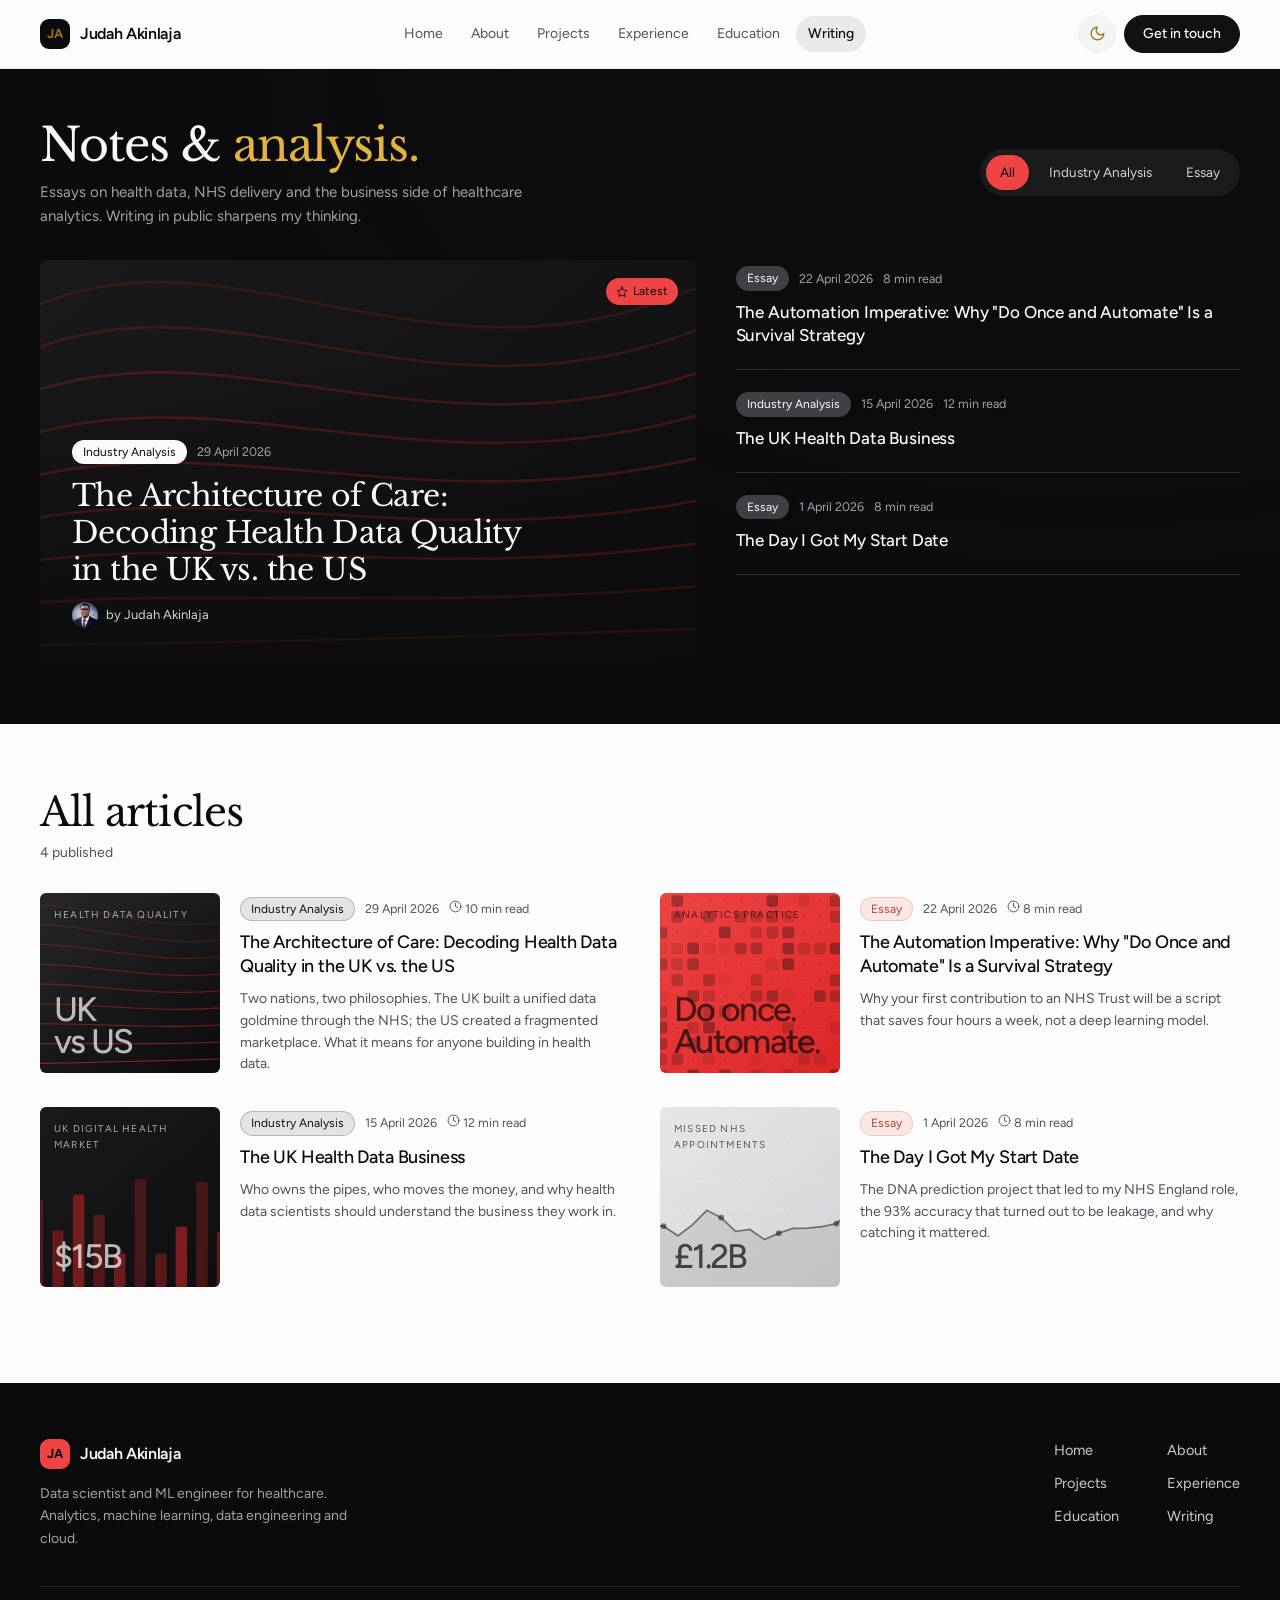
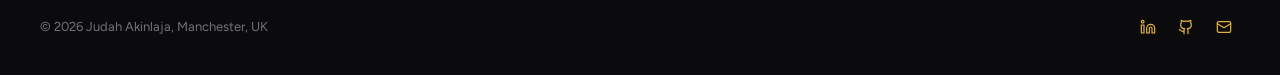
<file: publications.html>
<!DOCTYPE html>
<html lang="en-GB">
<head>
<meta charset="utf-8">
<meta name="viewport" content="width=device-width, initial-scale=1">
<title>Writing | Judah Akinlaja</title>
<meta name="description" content="Essays and analysis on health data, NHS delivery and healthcare analytics.">
<meta property="og:title" content="Writing | Judah Akinlaja">
<meta property="og:description" content="Essays and analysis on health data, NHS delivery and healthcare analytics.">
<meta property="og:type" content="website">
<meta property="og:url" content="https://judahakinlajar.co.uk/publications.html">
<meta property="og:site_name" content="Judah Akinlaja">
<meta property="og:image" content="https://judahakinlajar.co.uk/assets/og/publications.png">
<meta property="og:image:width" content="1200">
<meta property="og:image:height" content="630">
<meta property="og:image:alt" content="Writing | Judah Akinlaja">
<meta name="twitter:card" content="summary_large_image">
<meta name="twitter:title" content="Writing | Judah Akinlaja">
<meta name="twitter:description" content="Essays and analysis on health data, NHS delivery and healthcare analytics.">
<meta name="twitter:image" content="https://judahakinlajar.co.uk/assets/og/publications.png">
<link rel="canonical" href="https://judahakinlajar.co.uk/publications.html">
<meta name="theme-color" content="#FCFCFC">
<script>(function(){var t;try{t=localStorage.getItem('theme')}catch(e){}if(!t){t=window.matchMedia&&matchMedia('(prefers-color-scheme: dark)').matches?'dark':'light'}document.documentElement.setAttribute('data-theme',t)})();</script>
<link rel="preconnect" href="https://fonts.googleapis.com">
<link rel="preconnect" href="https://fonts.gstatic.com" crossorigin>
<link href="https://fonts.googleapis.com/css2?family=Figtree:wght@400;500;600;700&family=Libre+Baskerville:ital,wght@0,400;0,700;1,400&display=swap" rel="stylesheet">
<link rel="stylesheet" href="assets/css/site.css">
</head>
<body class="simple">
<header class="site-nav">
  <div class="container nav-inner">
    <a class="brand" href="index.html" aria-label="Judah Akinlaja, home"><span class="brand-mark">JA</span><span>Judah Akinlaja</span></a>
    <nav aria-label="Main"><ul class="nav-links"><li><a href="index.html">Home</a></li><li><a href="about.html">About</a></li><li><a href="portfolio.html">Projects</a></li><li><a href="experience.html">Experience</a></li><li><a href="qualifications.html">Education</a></li><li><a href="publications.html" aria-current="page">Writing</a></li></ul></nav>
    <div class="nav-actions">
      <button class="theme-toggle" type="button" data-theme-toggle aria-label="Switch light or dark mode"><svg class="icon icon-moon" viewBox="0 0 24 24" fill="none" stroke="currentColor" stroke-width="1.8" stroke-linecap="round" stroke-linejoin="round" aria-hidden="true"><path d="M12 3a6 6 0 0 0 9 9 9 9 0 1 1-9-9Z"/></svg><svg class="icon icon-sun" viewBox="0 0 24 24" fill="none" stroke="currentColor" stroke-width="1.8" stroke-linecap="round" stroke-linejoin="round" aria-hidden="true"><circle cx="12" cy="12" r="4"/><path d="M12 2v2M12 20v2M4.93 4.93l1.41 1.41M17.66 17.66l1.41 1.41M2 12h2M20 12h2M6.34 17.66l-1.41 1.41M19.07 4.93l-1.41 1.41"/></svg></button>
      <a class="btn btn-dark" href="contact.html">Get in touch</a>
      <button class="menu-btn" type="button" data-menu-open aria-label="Open menu"><svg class="icon" viewBox="0 0 24 24" fill="none" stroke="currentColor" stroke-width="1.8" stroke-linecap="round" stroke-linejoin="round" aria-hidden="true"><path d="M4 7h16M4 12h16M4 17h16"/></svg></button>
    </div>
  </div>
</header>
<div class="mobile-menu" aria-hidden="true">
  <div class="mobile-menu-head">
    <a class="brand" href="index.html"><span class="brand-mark">JA</span><span>Judah Akinlaja</span></a>
    <button class="menu-btn" style="display:grid" type="button" data-menu-close aria-label="Close menu"><svg class="icon" viewBox="0 0 24 24" fill="none" stroke="currentColor" stroke-width="1.8" stroke-linecap="round" stroke-linejoin="round" aria-hidden="true"><path d="M18 6 6 18M6 6l12 12"/></svg></button>
  </div>
  <nav aria-label="Mobile"><a href="index.html">Home</a><a href="about.html">About</a><a href="portfolio.html">Projects</a><a href="experience.html">Experience</a><a href="qualifications.html">Education</a><a href="publications.html" aria-current="page">Writing</a></nav>
  <a class="btn btn-dark" href="contact.html"><svg class="icon" viewBox="0 0 24 24" fill="none" stroke="currentColor" stroke-width="1.8" stroke-linecap="round" stroke-linejoin="round" aria-hidden="true"><rect x="2" y="4" width="20" height="16" rx="2"/><path d="m22 7-10 6L2 7"/></svg> Get in touch</a>
</div>
<main>
<section class="dark-band">
  <div class="container writing-hero">
    <div class="writing-hero-head">
      <div><h1>Notes &amp; <em class="accent">analysis.</em></h1><p>Essays on health data, NHS delivery and the business side of healthcare analytics. Writing in public sharpens my thinking.</p></div>
      <div class="filter" data-filter role="group" aria-label="Filter articles by category"><button type="button" data-value="all" aria-pressed="true">All</button><button type="button" data-value="Industry Analysis" aria-pressed="false">Industry Analysis</button><button type="button" data-value="Essay" aria-pressed="false">Essay</button></div>
    </div>
    <div class="writing-hero-grid">
      <a class="hero-post" href="posts/architecture-of-care.html">
        <div class="cover v3"><svg viewBox="0 0 400 250" preserveAspectRatio="xMidYMid slice" aria-hidden="true"><path d="M0 30 C 120.0 -20, 240.0 90, 400 20" fill="none" stroke="currentColor" stroke-width="1.6" opacity="0.25"/><path d="M0 56 C 120.0 12, 240.0 108, 400 46" fill="none" stroke="currentColor" stroke-width="1.6" opacity="0.33"/><path d="M0 82 C 120.0 44, 240.0 126, 400 72" fill="none" stroke="currentColor" stroke-width="1.6" opacity="0.41"/><path d="M0 108 C 120.0 76, 240.0 144, 400 98" fill="none" stroke="currentColor" stroke-width="1.6" opacity="0.49"/><path d="M0 134 C 120.0 108, 240.0 162, 400 124" fill="none" stroke="currentColor" stroke-width="1.6" opacity="0.57"/><path d="M0 160 C 120.0 140, 240.0 180, 400 150" fill="none" stroke="currentColor" stroke-width="1.6" opacity="0.65"/><path d="M0 186 C 120.0 172, 240.0 198, 400 176" fill="none" stroke="currentColor" stroke-width="1.6" opacity="0.73"/><path d="M0 212 C 120.0 204, 240.0 216, 400 202" fill="none" stroke="currentColor" stroke-width="1.6" opacity="0.81"/><path d="M0 238 C 120.0 236, 240.0 234, 400 228" fill="none" stroke="currentColor" stroke-width="1.6" opacity="0.89"/></svg></div>
        <span class="badge"><svg class="icon" viewBox="0 0 24 24" fill="none" stroke="currentColor" stroke-width="1.8" stroke-linecap="round" stroke-linejoin="round" aria-hidden="true"><path d="m12 2 3.1 6.3 6.9 1-5 4.9 1.2 6.8L12 17.8 5.8 21l1.2-6.8-5-4.9 6.9-1Z"/></svg> Latest</span>
        <div class="hero-post-body">
          <div class="meta"><span class="pill pill-plum">Industry Analysis</span><span>29 April 2026</span></div>
          <h2>The Architecture of Care: Decoding Health Data Quality in the UK vs. the US</h2>
          <div class="byline"><img src="assets/judah.jpg" alt=""> by Judah Akinlaja</div>
        </div>
      </a>
      <div class="side-list"><a class="side-item" href="posts/automation-imperative.html">
  <div class="meta"><span class="pill pill-olive">Essay</span><span>22 April 2026</span><span class="sep"></span><span>8 min read</span></div>
  <h3>The Automation Imperative: Why &quot;Do Once and Automate&quot; Is a Survival Strategy</h3></a><a class="side-item" href="posts/uk-health-data-business.html">
  <div class="meta"><span class="pill pill-plum">Industry Analysis</span><span>15 April 2026</span><span class="sep"></span><span>12 min read</span></div>
  <h3>The UK Health Data Business</h3></a><a class="side-item" href="posts/nhs-dna-start-date.html">
  <div class="meta"><span class="pill pill-olive">Essay</span><span>1 April 2026</span><span class="sep"></span><span>8 min read</span></div>
  <h3>The Day I Got My Start Date</h3></a></div>
    </div>
  </div>
</section>

<section class="section" style="padding-top:64px" id="all-articles">
  <div class="container">
    <div class="section-head"><div><h2 class="section-title">All articles</h2><p class="section-kicker">4 published</p></div></div>
    <div class="post-list"><a class="post-row" href="posts/architecture-of-care.html" data-category="Industry Analysis">
  <div class="post-row-cover"><div class="cover v1"><svg viewBox="0 0 400 250" preserveAspectRatio="xMidYMid slice" aria-hidden="true"><path d="M0 30 C 120.0 -20, 240.0 90, 400 20" fill="none" stroke="currentColor" stroke-width="1.6" opacity="0.25"/><path d="M0 56 C 120.0 12, 240.0 108, 400 46" fill="none" stroke="currentColor" stroke-width="1.6" opacity="0.33"/><path d="M0 82 C 120.0 44, 240.0 126, 400 72" fill="none" stroke="currentColor" stroke-width="1.6" opacity="0.41"/><path d="M0 108 C 120.0 76, 240.0 144, 400 98" fill="none" stroke="currentColor" stroke-width="1.6" opacity="0.49"/><path d="M0 134 C 120.0 108, 240.0 162, 400 124" fill="none" stroke="currentColor" stroke-width="1.6" opacity="0.57"/><path d="M0 160 C 120.0 140, 240.0 180, 400 150" fill="none" stroke="currentColor" stroke-width="1.6" opacity="0.65"/><path d="M0 186 C 120.0 172, 240.0 198, 400 176" fill="none" stroke="currentColor" stroke-width="1.6" opacity="0.73"/><path d="M0 212 C 120.0 204, 240.0 216, 400 202" fill="none" stroke="currentColor" stroke-width="1.6" opacity="0.81"/><path d="M0 238 C 120.0 236, 240.0 234, 400 228" fill="none" stroke="currentColor" stroke-width="1.6" opacity="0.89"/></svg><div class="cover-type"><span class="small">Health data quality</span><span class="big">UK<br>vs US</span></div></div></div>
  <div class="post-row-body">
    <div class="meta"><span class="pill pill-plum">Industry Analysis</span><span>29 April 2026</span><span class="sep"></span><span><svg class="icon" viewBox="0 0 24 24" fill="none" stroke="currentColor" stroke-width="1.8" stroke-linecap="round" stroke-linejoin="round" aria-hidden="true"><circle cx="12" cy="12" r="10"/><path d="M12 6v6l4 2"/></svg> 10 min read</span></div>
    <h3>The Architecture of Care: Decoding Health Data Quality in the UK vs. the US</h3>
    <p>Two nations, two philosophies. The UK built a unified data goldmine through the NHS; the US created a fragmented marketplace. What it means for anyone building in health data.</p>
  </div>
</a><a class="post-row" href="posts/automation-imperative.html" data-category="Essay">
  <div class="post-row-cover"><div class="cover v6"><svg viewBox="0 0 400 250" preserveAspectRatio="xMidYMid slice" aria-hidden="true"><rect x="3" y="3" width="16" height="16" rx="3" fill="currentColor" opacity="0.04"/><rect x="3" y="25" width="16" height="16" rx="3" fill="currentColor" opacity="0.80"/><rect x="3" y="47" width="16" height="16" rx="3" fill="currentColor" opacity="0.00"/><circle cx="11.0" cy="77.0" r="1.4" fill="currentColor" opacity=".45"/><rect x="3" y="91" width="16" height="16" rx="3" fill="currentColor" opacity="0.33"/><circle cx="11.0" cy="121.0" r="1.4" fill="currentColor" opacity=".45"/><rect x="3" y="135" width="16" height="16" rx="3" fill="currentColor" opacity="0.61"/><rect x="3" y="157" width="16" height="16" rx="3" fill="currentColor" opacity="0.16"/><rect x="3" y="179" width="16" height="16" rx="3" fill="currentColor" opacity="0.14"/><rect x="3" y="201" width="16" height="16" rx="3" fill="currentColor" opacity="0.28"/><circle cx="11.0" cy="231.0" r="1.4" fill="currentColor" opacity=".45"/><circle cx="11.0" cy="253.0" r="1.4" fill="currentColor" opacity=".45"/><rect x="25" y="3" width="16" height="16" rx="3" fill="currentColor" opacity="0.25"/><circle cx="33.0" cy="33.0" r="1.4" fill="currentColor" opacity=".45"/><circle cx="33.0" cy="55.0" r="1.4" fill="currentColor" opacity=".45"/><rect x="25" y="69" width="16" height="16" rx="3" fill="currentColor" opacity="0.84"/><rect x="25" y="91" width="16" height="16" rx="3" fill="currentColor" opacity="0.03"/><circle cx="33.0" cy="121.0" r="1.4" fill="currentColor" opacity=".45"/><rect x="25" y="135" width="16" height="16" rx="3" fill="currentColor" opacity="0.18"/><rect x="25" y="157" width="16" height="16" rx="3" fill="currentColor" opacity="0.79"/><circle cx="33.0" cy="187.0" r="1.4" fill="currentColor" opacity=".45"/><circle cx="33.0" cy="209.0" r="1.4" fill="currentColor" opacity=".45"/><rect x="25" y="223" width="16" height="16" rx="3" fill="currentColor" opacity="0.13"/><circle cx="33.0" cy="253.0" r="1.4" fill="currentColor" opacity=".45"/><rect x="47" y="3" width="16" height="16" rx="3" fill="currentColor" opacity="0.53"/><circle cx="55.0" cy="33.0" r="1.4" fill="currentColor" opacity=".45"/><rect x="47" y="47" width="16" height="16" rx="3" fill="currentColor" opacity="0.84"/><circle cx="55.0" cy="77.0" r="1.4" fill="currentColor" opacity=".45"/><circle cx="55.0" cy="99.0" r="1.4" fill="currentColor" opacity=".45"/><rect x="47" y="113" width="16" height="16" rx="3" fill="currentColor" opacity="0.56"/><rect x="47" y="135" width="16" height="16" rx="3" fill="currentColor" opacity="0.14"/><circle cx="55.0" cy="165.0" r="1.4" fill="currentColor" opacity=".45"/><circle cx="55.0" cy="187.0" r="1.4" fill="currentColor" opacity=".45"/><circle cx="55.0" cy="209.0" r="1.4" fill="currentColor" opacity=".45"/><rect x="47" y="223" width="16" height="16" rx="3" fill="currentColor" opacity="0.30"/><rect x="47" y="245" width="16" height="16" rx="3" fill="currentColor" opacity="0.07"/><circle cx="77.0" cy="11.0" r="1.4" fill="currentColor" opacity=".45"/><circle cx="77.0" cy="33.0" r="1.4" fill="currentColor" opacity=".45"/><rect x="69" y="47" width="16" height="16" rx="3" fill="currentColor" opacity="0.59"/><rect x="69" y="69" width="16" height="16" rx="3" fill="currentColor" opacity="0.13"/><rect x="69" y="91" width="16" height="16" rx="3" fill="currentColor" opacity="0.58"/><circle cx="77.0" cy="121.0" r="1.4" fill="currentColor" opacity=".45"/><rect x="69" y="135" width="16" height="16" rx="3" fill="currentColor" opacity="0.17"/><rect x="69" y="157" width="16" height="16" rx="3" fill="currentColor" opacity="0.51"/><rect x="69" y="179" width="16" height="16" rx="3" fill="currentColor" opacity="0.69"/><rect x="69" y="201" width="16" height="16" rx="3" fill="currentColor" opacity="0.59"/><rect x="69" y="223" width="16" height="16" rx="3" fill="currentColor" opacity="0.36"/><rect x="69" y="245" width="16" height="16" rx="3" fill="currentColor" opacity="0.42"/><rect x="91" y="3" width="16" height="16" rx="3" fill="currentColor" opacity="0.75"/><rect x="91" y="25" width="16" height="16" rx="3" fill="currentColor" opacity="0.54"/><circle cx="99.0" cy="55.0" r="1.4" fill="currentColor" opacity=".45"/><rect x="91" y="69" width="16" height="16" rx="3" fill="currentColor" opacity="0.27"/><rect x="91" y="91" width="16" height="16" rx="3" fill="currentColor" opacity="0.36"/><rect x="91" y="113" width="16" height="16" rx="3" fill="currentColor" opacity="0.52"/><circle cx="99.0" cy="143.0" r="1.4" fill="currentColor" opacity=".45"/><circle cx="99.0" cy="165.0" r="1.4" fill="currentColor" opacity=".45"/><circle cx="99.0" cy="187.0" r="1.4" fill="currentColor" opacity=".45"/><rect x="91" y="201" width="16" height="16" rx="3" fill="currentColor" opacity="0.03"/><rect x="91" y="223" width="16" height="16" rx="3" fill="currentColor" opacity="0.50"/><circle cx="99.0" cy="253.0" r="1.4" fill="currentColor" opacity=".45"/><circle cx="121.0" cy="11.0" r="1.4" fill="currentColor" opacity=".45"/><circle cx="121.0" cy="33.0" r="1.4" fill="currentColor" opacity=".45"/><rect x="113" y="47" width="16" height="16" rx="3" fill="currentColor" opacity="0.07"/><rect x="113" y="69" width="16" height="16" rx="3" fill="currentColor" opacity="0.83"/><rect x="113" y="91" width="16" height="16" rx="3" fill="currentColor" opacity="0.70"/><circle cx="121.0" cy="121.0" r="1.4" fill="currentColor" opacity=".45"/><rect x="113" y="135" width="16" height="16" rx="3" fill="currentColor" opacity="0.70"/><rect x="113" y="157" width="16" height="16" rx="3" fill="currentColor" opacity="0.04"/><rect x="113" y="179" width="16" height="16" rx="3" fill="currentColor" opacity="0.36"/><rect x="113" y="201" width="16" height="16" rx="3" fill="currentColor" opacity="0.52"/><circle cx="121.0" cy="231.0" r="1.4" fill="currentColor" opacity=".45"/><rect x="113" y="245" width="16" height="16" rx="3" fill="currentColor" opacity="0.87"/><circle cx="143.0" cy="11.0" r="1.4" fill="currentColor" opacity=".45"/><rect x="135" y="25" width="16" height="16" rx="3" fill="currentColor" opacity="0.58"/><circle cx="143.0" cy="55.0" r="1.4" fill="currentColor" opacity=".45"/><rect x="135" y="69" width="16" height="16" rx="3" fill="currentColor" opacity="0.19"/><rect x="135" y="91" width="16" height="16" rx="3" fill="currentColor" opacity="0.07"/><rect x="135" y="113" width="16" height="16" rx="3" fill="currentColor" opacity="0.58"/><rect x="135" y="135" width="16" height="16" rx="3" fill="currentColor" opacity="0.35"/><rect x="135" y="157" width="16" height="16" rx="3" fill="currentColor" opacity="0.42"/><rect x="135" y="179" width="16" height="16" rx="3" fill="currentColor" opacity="0.78"/><circle cx="143.0" cy="209.0" r="1.4" fill="currentColor" opacity=".45"/><rect x="135" y="223" width="16" height="16" rx="3" fill="currentColor" opacity="0.20"/><circle cx="143.0" cy="253.0" r="1.4" fill="currentColor" opacity=".45"/><circle cx="165.0" cy="11.0" r="1.4" fill="currentColor" opacity=".45"/><circle cx="165.0" cy="33.0" r="1.4" fill="currentColor" opacity=".45"/><rect x="157" y="47" width="16" height="16" rx="3" fill="currentColor" opacity="0.87"/><rect x="157" y="69" width="16" height="16" rx="3" fill="currentColor" opacity="0.12"/><circle cx="165.0" cy="99.0" r="1.4" fill="currentColor" opacity=".45"/><rect x="157" y="113" width="16" height="16" rx="3" fill="currentColor" opacity="0.08"/><circle cx="165.0" cy="143.0" r="1.4" fill="currentColor" opacity=".45"/><rect x="157" y="157" width="16" height="16" rx="3" fill="currentColor" opacity="0.46"/><circle cx="165.0" cy="187.0" r="1.4" fill="currentColor" opacity=".45"/><rect x="157" y="201" width="16" height="16" rx="3" fill="currentColor" opacity="0.10"/><circle cx="165.0" cy="231.0" r="1.4" fill="currentColor" opacity=".45"/><rect x="157" y="245" width="16" height="16" rx="3" fill="currentColor" opacity="0.76"/><circle cx="187.0" cy="11.0" r="1.4" fill="currentColor" opacity=".45"/><rect x="179" y="25" width="16" height="16" rx="3" fill="currentColor" opacity="0.50"/><rect x="179" y="47" width="16" height="16" rx="3" fill="currentColor" opacity="0.00"/><rect x="179" y="69" width="16" height="16" rx="3" fill="currentColor" opacity="0.61"/><circle cx="187.0" cy="99.0" r="1.4" fill="currentColor" opacity=".45"/><rect x="179" y="113" width="16" height="16" rx="3" fill="currentColor" opacity="0.01"/><circle cx="187.0" cy="143.0" r="1.4" fill="currentColor" opacity=".45"/><circle cx="187.0" cy="165.0" r="1.4" fill="currentColor" opacity=".45"/><rect x="179" y="179" width="16" height="16" rx="3" fill="currentColor" opacity="0.03"/><rect x="179" y="201" width="16" height="16" rx="3" fill="currentColor" opacity="0.31"/><circle cx="187.0" cy="231.0" r="1.4" fill="currentColor" opacity=".45"/><circle cx="187.0" cy="253.0" r="1.4" fill="currentColor" opacity=".45"/><circle cx="209.0" cy="11.0" r="1.4" fill="currentColor" opacity=".45"/><rect x="201" y="25" width="16" height="16" rx="3" fill="currentColor" opacity="0.35"/><rect x="201" y="47" width="16" height="16" rx="3" fill="currentColor" opacity="0.38"/><rect x="201" y="69" width="16" height="16" rx="3" fill="currentColor" opacity="0.60"/><circle cx="209.0" cy="99.0" r="1.4" fill="currentColor" opacity=".45"/><rect x="201" y="113" width="16" height="16" rx="3" fill="currentColor" opacity="0.46"/><rect x="201" y="135" width="16" height="16" rx="3" fill="currentColor" opacity="0.56"/><circle cx="209.0" cy="165.0" r="1.4" fill="currentColor" opacity=".45"/><circle cx="209.0" cy="187.0" r="1.4" fill="currentColor" opacity=".45"/><circle cx="209.0" cy="209.0" r="1.4" fill="currentColor" opacity=".45"/><rect x="201" y="223" width="16" height="16" rx="3" fill="currentColor" opacity="0.11"/><rect x="201" y="245" width="16" height="16" rx="3" fill="currentColor" opacity="0.36"/><rect x="223" y="3" width="16" height="16" rx="3" fill="currentColor" opacity="0.84"/><rect x="223" y="25" width="16" height="16" rx="3" fill="currentColor" opacity="0.55"/><rect x="223" y="47" width="16" height="16" rx="3" fill="currentColor" opacity="0.53"/><circle cx="231.0" cy="77.0" r="1.4" fill="currentColor" opacity=".45"/><rect x="223" y="91" width="16" height="16" rx="3" fill="currentColor" opacity="0.24"/><circle cx="231.0" cy="121.0" r="1.4" fill="currentColor" opacity=".45"/><rect x="223" y="135" width="16" height="16" rx="3" fill="currentColor" opacity="0.71"/><circle cx="231.0" cy="165.0" r="1.4" fill="currentColor" opacity=".45"/><circle cx="231.0" cy="187.0" r="1.4" fill="currentColor" opacity=".45"/><circle cx="231.0" cy="209.0" r="1.4" fill="currentColor" opacity=".45"/><rect x="223" y="223" width="16" height="16" rx="3" fill="currentColor" opacity="0.00"/><circle cx="231.0" cy="253.0" r="1.4" fill="currentColor" opacity=".45"/><circle cx="253.0" cy="11.0" r="1.4" fill="currentColor" opacity=".45"/><rect x="245" y="25" width="16" height="16" rx="3" fill="currentColor" opacity="0.28"/><rect x="245" y="47" width="16" height="16" rx="3" fill="currentColor" opacity="0.76"/><rect x="245" y="69" width="16" height="16" rx="3" fill="currentColor" opacity="0.81"/><rect x="245" y="91" width="16" height="16" rx="3" fill="currentColor" opacity="0.87"/><circle cx="253.0" cy="121.0" r="1.4" fill="currentColor" opacity=".45"/><rect x="245" y="135" width="16" height="16" rx="3" fill="currentColor" opacity="0.10"/><circle cx="253.0" cy="165.0" r="1.4" fill="currentColor" opacity=".45"/><rect x="245" y="179" width="16" height="16" rx="3" fill="currentColor" opacity="0.39"/><rect x="245" y="201" width="16" height="16" rx="3" fill="currentColor" opacity="0.29"/><circle cx="253.0" cy="231.0" r="1.4" fill="currentColor" opacity=".45"/><rect x="245" y="245" width="16" height="16" rx="3" fill="currentColor" opacity="0.35"/><rect x="267" y="3" width="16" height="16" rx="3" fill="currentColor" opacity="0.21"/><circle cx="275.0" cy="33.0" r="1.4" fill="currentColor" opacity=".45"/><circle cx="275.0" cy="55.0" r="1.4" fill="currentColor" opacity=".45"/><rect x="267" y="69" width="16" height="16" rx="3" fill="currentColor" opacity="0.37"/><circle cx="275.0" cy="99.0" r="1.4" fill="currentColor" opacity=".45"/><circle cx="275.0" cy="121.0" r="1.4" fill="currentColor" opacity=".45"/><circle cx="275.0" cy="143.0" r="1.4" fill="currentColor" opacity=".45"/><circle cx="275.0" cy="165.0" r="1.4" fill="currentColor" opacity=".45"/><circle cx="275.0" cy="187.0" r="1.4" fill="currentColor" opacity=".45"/><rect x="267" y="201" width="16" height="16" rx="3" fill="currentColor" opacity="0.42"/><rect x="267" y="223" width="16" height="16" rx="3" fill="currentColor" opacity="0.31"/><rect x="267" y="245" width="16" height="16" rx="3" fill="currentColor" opacity="0.14"/><circle cx="297.0" cy="11.0" r="1.4" fill="currentColor" opacity=".45"/><circle cx="297.0" cy="33.0" r="1.4" fill="currentColor" opacity=".45"/><circle cx="297.0" cy="55.0" r="1.4" fill="currentColor" opacity=".45"/><rect x="289" y="69" width="16" height="16" rx="3" fill="currentColor" opacity="0.37"/><circle cx="297.0" cy="99.0" r="1.4" fill="currentColor" opacity=".45"/><circle cx="297.0" cy="121.0" r="1.4" fill="currentColor" opacity=".45"/><rect x="289" y="135" width="16" height="16" rx="3" fill="currentColor" opacity="0.74"/><rect x="289" y="157" width="16" height="16" rx="3" fill="currentColor" opacity="0.05"/><circle cx="297.0" cy="187.0" r="1.4" fill="currentColor" opacity=".45"/><circle cx="297.0" cy="209.0" r="1.4" fill="currentColor" opacity=".45"/><rect x="289" y="223" width="16" height="16" rx="3" fill="currentColor" opacity="0.25"/><circle cx="297.0" cy="253.0" r="1.4" fill="currentColor" opacity=".45"/><rect x="311" y="3" width="16" height="16" rx="3" fill="currentColor" opacity="0.57"/><rect x="311" y="25" width="16" height="16" rx="3" fill="currentColor" opacity="0.49"/><circle cx="319.0" cy="55.0" r="1.4" fill="currentColor" opacity=".45"/><rect x="311" y="69" width="16" height="16" rx="3" fill="currentColor" opacity="0.83"/><circle cx="319.0" cy="99.0" r="1.4" fill="currentColor" opacity=".45"/><rect x="311" y="113" width="16" height="16" rx="3" fill="currentColor" opacity="0.59"/><rect x="311" y="135" width="16" height="16" rx="3" fill="currentColor" opacity="0.58"/><circle cx="319.0" cy="165.0" r="1.4" fill="currentColor" opacity=".45"/><rect x="311" y="179" width="16" height="16" rx="3" fill="currentColor" opacity="0.24"/><circle cx="319.0" cy="209.0" r="1.4" fill="currentColor" opacity=".45"/><circle cx="319.0" cy="231.0" r="1.4" fill="currentColor" opacity=".45"/><rect x="311" y="245" width="16" height="16" rx="3" fill="currentColor" opacity="0.79"/><rect x="333" y="3" width="16" height="16" rx="3" fill="currentColor" opacity="0.46"/><rect x="333" y="25" width="16" height="16" rx="3" fill="currentColor" opacity="0.86"/><rect x="333" y="47" width="16" height="16" rx="3" fill="currentColor" opacity="0.21"/><circle cx="341.0" cy="77.0" r="1.4" fill="currentColor" opacity=".45"/><circle cx="341.0" cy="99.0" r="1.4" fill="currentColor" opacity=".45"/><circle cx="341.0" cy="121.0" r="1.4" fill="currentColor" opacity=".45"/><rect x="333" y="135" width="16" height="16" rx="3" fill="currentColor" opacity="0.69"/><rect x="333" y="157" width="16" height="16" rx="3" fill="currentColor" opacity="0.36"/><rect x="333" y="179" width="16" height="16" rx="3" fill="currentColor" opacity="0.59"/><circle cx="341.0" cy="209.0" r="1.4" fill="currentColor" opacity=".45"/><circle cx="341.0" cy="231.0" r="1.4" fill="currentColor" opacity=".45"/><rect x="333" y="245" width="16" height="16" rx="3" fill="currentColor" opacity="0.16"/><rect x="355" y="3" width="16" height="16" rx="3" fill="currentColor" opacity="0.39"/><rect x="355" y="25" width="16" height="16" rx="3" fill="currentColor" opacity="0.80"/><circle cx="363.0" cy="55.0" r="1.4" fill="currentColor" opacity=".45"/><rect x="355" y="69" width="16" height="16" rx="3" fill="currentColor" opacity="0.52"/><circle cx="363.0" cy="99.0" r="1.4" fill="currentColor" opacity=".45"/><circle cx="363.0" cy="121.0" r="1.4" fill="currentColor" opacity=".45"/><circle cx="363.0" cy="143.0" r="1.4" fill="currentColor" opacity=".45"/><rect x="355" y="157" width="16" height="16" rx="3" fill="currentColor" opacity="0.44"/><circle cx="363.0" cy="187.0" r="1.4" fill="currentColor" opacity=".45"/><rect x="355" y="201" width="16" height="16" rx="3" fill="currentColor" opacity="0.38"/><rect x="355" y="223" width="16" height="16" rx="3" fill="currentColor" opacity="0.83"/><rect x="355" y="245" width="16" height="16" rx="3" fill="currentColor" opacity="0.44"/><circle cx="385.0" cy="11.0" r="1.4" fill="currentColor" opacity=".45"/><circle cx="385.0" cy="33.0" r="1.4" fill="currentColor" opacity=".45"/><circle cx="385.0" cy="55.0" r="1.4" fill="currentColor" opacity=".45"/><circle cx="385.0" cy="77.0" r="1.4" fill="currentColor" opacity=".45"/><circle cx="385.0" cy="99.0" r="1.4" fill="currentColor" opacity=".45"/><circle cx="385.0" cy="121.0" r="1.4" fill="currentColor" opacity=".45"/><rect x="377" y="135" width="16" height="16" rx="3" fill="currentColor" opacity="0.37"/><circle cx="385.0" cy="165.0" r="1.4" fill="currentColor" opacity=".45"/><rect x="377" y="179" width="16" height="16" rx="3" fill="currentColor" opacity="0.06"/><circle cx="385.0" cy="209.0" r="1.4" fill="currentColor" opacity=".45"/><circle cx="385.0" cy="231.0" r="1.4" fill="currentColor" opacity=".45"/><rect x="377" y="245" width="16" height="16" rx="3" fill="currentColor" opacity="0.35"/><circle cx="407.0" cy="11.0" r="1.4" fill="currentColor" opacity=".45"/><circle cx="407.0" cy="33.0" r="1.4" fill="currentColor" opacity=".45"/><rect x="399" y="47" width="16" height="16" rx="3" fill="currentColor" opacity="0.07"/><circle cx="407.0" cy="77.0" r="1.4" fill="currentColor" opacity=".45"/><rect x="399" y="91" width="16" height="16" rx="3" fill="currentColor" opacity="0.52"/><circle cx="407.0" cy="121.0" r="1.4" fill="currentColor" opacity=".45"/><rect x="399" y="135" width="16" height="16" rx="3" fill="currentColor" opacity="0.12"/><rect x="399" y="157" width="16" height="16" rx="3" fill="currentColor" opacity="0.55"/><rect x="399" y="179" width="16" height="16" rx="3" fill="currentColor" opacity="0.09"/><rect x="399" y="201" width="16" height="16" rx="3" fill="currentColor" opacity="0.43"/><circle cx="407.0" cy="231.0" r="1.4" fill="currentColor" opacity=".45"/><circle cx="407.0" cy="253.0" r="1.4" fill="currentColor" opacity=".45"/></svg><div class="cover-type"><span class="small">Analytics practice</span><span class="big">Do once.<br>Automate.</span></div></div></div>
  <div class="post-row-body">
    <div class="meta"><span class="pill pill-olive">Essay</span><span>22 April 2026</span><span class="sep"></span><span><svg class="icon" viewBox="0 0 24 24" fill="none" stroke="currentColor" stroke-width="1.8" stroke-linecap="round" stroke-linejoin="round" aria-hidden="true"><circle cx="12" cy="12" r="10"/><path d="M12 6v6l4 2"/></svg> 8 min read</span></div>
    <h3>The Automation Imperative: Why &quot;Do Once and Automate&quot; Is a Survival Strategy</h3>
    <p>Why your first contribution to an NHS Trust will be a script that saves four hours a week, not a deep learning model.</p>
  </div>
</a><a class="post-row" href="posts/uk-health-data-business.html" data-category="Industry Analysis">
  <div class="post-row-cover"><div class="cover v3"><svg viewBox="0 0 400 250" preserveAspectRatio="xMidYMid slice" aria-hidden="true"><rect x="6.3" y="217.7" width="16.0" height="32.3" rx="3" fill="currentColor" opacity="0.47"/><rect x="34.9" y="136.8" width="16.0" height="113.2" rx="3" fill="currentColor" opacity="0.58"/><rect x="63.4" y="129.3" width="16.0" height="120.7" rx="3" fill="currentColor" opacity="0.51"/><rect x="92.0" y="171.5" width="16.0" height="78.5" rx="3" fill="currentColor" opacity="0.65"/><rect x="120.6" y="121.6" width="16.0" height="128.4" rx="3" fill="currentColor" opacity="0.81"/><rect x="149.1" y="149.8" width="16.0" height="100.2" rx="3" fill="currentColor" opacity="0.52"/><rect x="177.7" y="203.1" width="16.0" height="46.9" rx="3" fill="currentColor" opacity="0.75"/><rect x="206.3" y="99.5" width="16.0" height="150.5" rx="3" fill="currentColor" opacity="0.41"/><rect x="234.9" y="203.6" width="16.0" height="46.4" rx="3" fill="currentColor" opacity="0.59"/><rect x="263.4" y="166.2" width="16.0" height="83.8" rx="3" fill="currentColor" opacity="0.88"/><rect x="292.0" y="104.1" width="16.0" height="145.9" rx="3" fill="currentColor" opacity="0.45"/><rect x="320.6" y="173.0" width="16.0" height="77.0" rx="3" fill="currentColor" opacity="0.64"/><rect x="349.1" y="159.9" width="16.0" height="90.1" rx="3" fill="currentColor" opacity="0.70"/><rect x="377.7" y="133.3" width="16.0" height="116.7" rx="3" fill="currentColor" opacity="0.72"/></svg><div class="cover-type"><span class="small">UK digital health market</span><span class="big">$15B</span></div></div></div>
  <div class="post-row-body">
    <div class="meta"><span class="pill pill-plum">Industry Analysis</span><span>15 April 2026</span><span class="sep"></span><span><svg class="icon" viewBox="0 0 24 24" fill="none" stroke="currentColor" stroke-width="1.8" stroke-linecap="round" stroke-linejoin="round" aria-hidden="true"><circle cx="12" cy="12" r="10"/><path d="M12 6v6l4 2"/></svg> 12 min read</span></div>
    <h3>The UK Health Data Business</h3>
    <p>Who owns the pipes, who moves the money, and why health data scientists should understand the business they work in.</p>
  </div>
</a><a class="post-row" href="posts/nhs-dna-start-date.html" data-category="Essay">
  <div class="post-row-cover"><div class="cover v4"><svg viewBox="0 0 400 250" preserveAspectRatio="xMidYMid slice" aria-hidden="true"><polygon points="0,250 0.0,164.3 20.0,143.7 40.0,144.9 60.0,165.6 80.0,165.5 100.0,178.9 120.0,163.7 140.0,143.5 160.0,153.8 180.0,172.8 200.0,170.1 220.0,184.1 240.0,175.2 260.0,168.6 280.0,168.1 300.0,166.2 320.0,161.9 340.0,143.2 360.0,118.3 380.0,101.7 400.0,89.3 400,250" fill="currentColor" opacity=".18"/><polyline points="0.0,164.3 20.0,143.7 40.0,144.9 60.0,165.6 80.0,165.5 100.0,178.9 120.0,163.7 140.0,143.5 160.0,153.8 180.0,172.8 200.0,170.1 220.0,184.1 240.0,175.2 260.0,168.6 280.0,168.1 300.0,166.2 320.0,161.9 340.0,143.2 360.0,118.3 380.0,101.7 400.0,89.3" fill="none" stroke="currentColor" stroke-width="2.5"/><circle cx="0.0" cy="164.3" r="4" fill="currentColor"/><circle cx="80.0" cy="165.5" r="4" fill="currentColor"/><circle cx="160.0" cy="153.8" r="4" fill="currentColor"/><circle cx="240.0" cy="175.2" r="4" fill="currentColor"/><circle cx="320.0" cy="161.9" r="4" fill="currentColor"/><circle cx="400.0" cy="89.3" r="4" fill="currentColor"/><line x1="0" x2="400" y1="50" y2="50" stroke="currentColor" opacity=".18" stroke-dasharray="3 6"/><line x1="0" x2="400" y1="100" y2="100" stroke="currentColor" opacity=".18" stroke-dasharray="3 6"/><line x1="0" x2="400" y1="150" y2="150" stroke="currentColor" opacity=".18" stroke-dasharray="3 6"/><line x1="0" x2="400" y1="200" y2="200" stroke="currentColor" opacity=".18" stroke-dasharray="3 6"/></svg><div class="cover-type"><span class="small">Missed NHS appointments</span><span class="big">£1.2B</span></div></div></div>
  <div class="post-row-body">
    <div class="meta"><span class="pill pill-olive">Essay</span><span>1 April 2026</span><span class="sep"></span><span><svg class="icon" viewBox="0 0 24 24" fill="none" stroke="currentColor" stroke-width="1.8" stroke-linecap="round" stroke-linejoin="round" aria-hidden="true"><circle cx="12" cy="12" r="10"/><path d="M12 6v6l4 2"/></svg> 8 min read</span></div>
    <h3>The Day I Got My Start Date</h3>
    <p>The DNA prediction project that led to my NHS England role, the 93% accuracy that turned out to be leakage, and why catching it mattered.</p>
  </div>
</a></div>
  </div>
</section>


</main>
<footer class="foot">
  <div class="container">
    <div class="foot-top">
      <div>
        <a class="brand" href="index.html"><span class="brand-mark">JA</span><span>Judah Akinlaja</span></a>
        <p class="foot-blurb">Data scientist and ML engineer for healthcare. Analytics, machine learning, data engineering and cloud.</p>
      </div>
      <nav class="foot-links" aria-label="Footer"><a href="index.html">Home</a><a href="about.html">About</a><a href="portfolio.html">Projects</a><a href="experience.html">Experience</a><a href="qualifications.html">Education</a><a href="publications.html">Writing</a></nav>
    </div>
    <div class="foot-bottom">
      <span>© 2026 Judah Akinlaja, Manchester, UK</span>
      <div class="socials"><a href="https://www.linkedin.com/in/judah-akinlaja-a10385194" target="_blank" rel="noopener" aria-label="LinkedIn"><svg class="icon" viewBox="0 0 24 24" fill="none" stroke="currentColor" stroke-width="1.8" stroke-linecap="round" stroke-linejoin="round" aria-hidden="true"><path d="M16 8a6 6 0 0 1 6 6v7h-4v-7a2 2 0 0 0-2-2 2 2 0 0 0-2 2v7h-4v-7a6 6 0 0 1 6-6z"/><rect width="4" height="12" x="2" y="9"/><circle cx="4" cy="4" r="2"/></svg></a><a href="https://github.com/Akinlajar" target="_blank" rel="noopener" aria-label="GitHub"><svg class="icon" viewBox="0 0 24 24" fill="none" stroke="currentColor" stroke-width="1.8" stroke-linecap="round" stroke-linejoin="round" aria-hidden="true"><path d="M15 22v-4a4.8 4.8 0 0 0-1-3.5c3 0 6-2 6-5.5.08-1.25-.27-2.48-1-3.5.28-1.15.28-2.35 0-3.5 0 0-1 0-3 1.5-2.64-.5-5.36-.5-8 0C6 2 5 2 5 2c-.3 1.15-.3 2.35 0 3.5A5.4 5.4 0 0 0 4 9c0 3.5 3 5.5 6 5.5-.39.49-.68 1.05-.85 1.65-.17.6-.22 1.23-.15 1.85v4"/><path d="M9 18c-4.51 2-5-2-7-2"/></svg></a><a href="mailto:judahakinlajar@gmail.com" aria-label="Email"><svg class="icon" viewBox="0 0 24 24" fill="none" stroke="currentColor" stroke-width="1.8" stroke-linecap="round" stroke-linejoin="round" aria-hidden="true"><rect x="2" y="4" width="20" height="16" rx="2"/><path d="m22 7-10 6L2 7"/></svg></a></div>
    </div>
  </div>
</footer>
<script src="assets/js/site.js"></script>
</body>
</html>
</file>
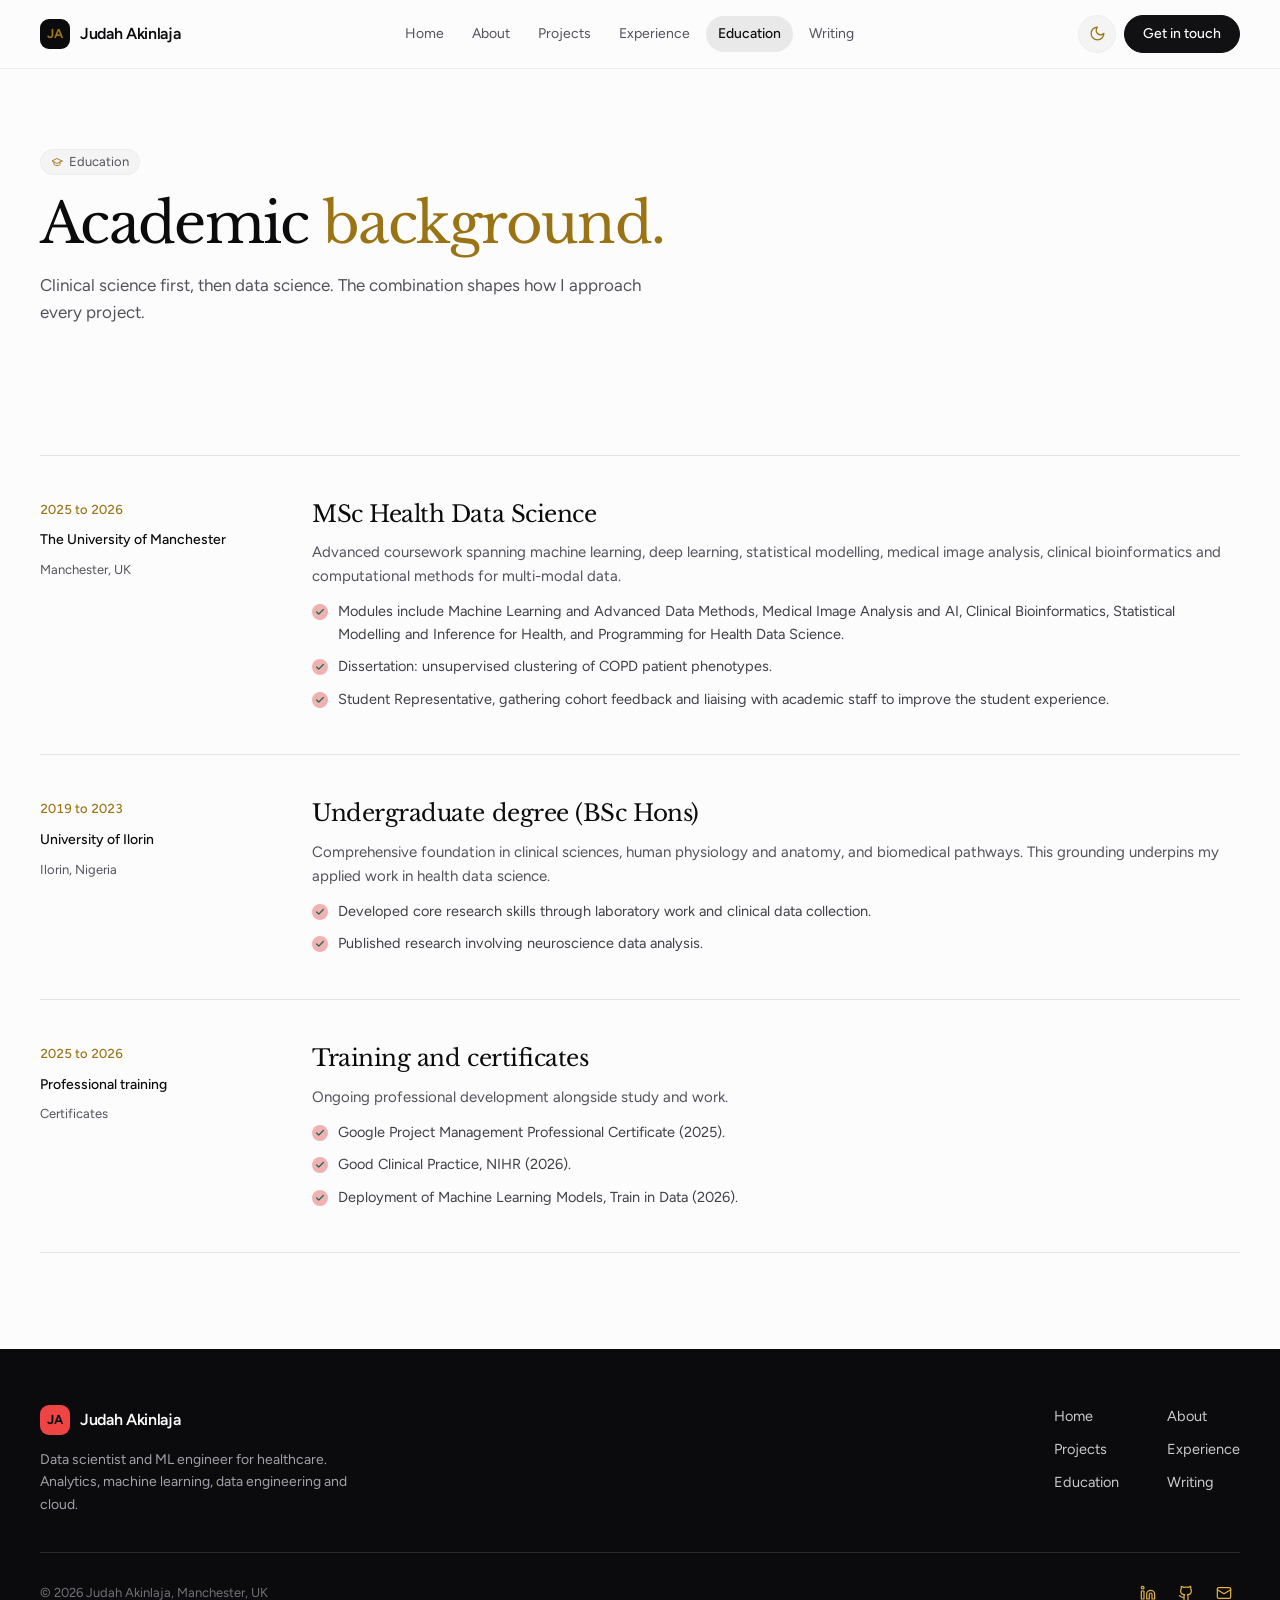
<file: qualifications.html>
<!DOCTYPE html>
<html lang="en-GB">
<head>
<meta charset="utf-8">
<meta name="viewport" content="width=device-width, initial-scale=1">
<title>Education | Judah Akinlaja</title>
<meta name="description" content="Qualifications of data scientist and ML engineer Judah Akinlaja.">
<meta property="og:title" content="Education | Judah Akinlaja">
<meta property="og:description" content="Qualifications of data scientist and ML engineer Judah Akinlaja.">
<meta property="og:type" content="website">
<meta property="og:url" content="https://judahakinlajar.co.uk/qualifications.html">
<meta property="og:site_name" content="Judah Akinlaja">
<meta property="og:image" content="https://judahakinlajar.co.uk/assets/og/qualifications.png">
<meta property="og:image:width" content="1200">
<meta property="og:image:height" content="630">
<meta property="og:image:alt" content="Education | Judah Akinlaja">
<meta name="twitter:card" content="summary_large_image">
<meta name="twitter:title" content="Education | Judah Akinlaja">
<meta name="twitter:description" content="Qualifications of data scientist and ML engineer Judah Akinlaja.">
<meta name="twitter:image" content="https://judahakinlajar.co.uk/assets/og/qualifications.png">
<link rel="canonical" href="https://judahakinlajar.co.uk/qualifications.html">
<meta name="theme-color" content="#FCFCFC">
<script>(function(){var t;try{t=localStorage.getItem('theme')}catch(e){}if(!t){t=window.matchMedia&&matchMedia('(prefers-color-scheme: dark)').matches?'dark':'light'}document.documentElement.setAttribute('data-theme',t)})();</script>
<link rel="preconnect" href="https://fonts.googleapis.com">
<link rel="preconnect" href="https://fonts.gstatic.com" crossorigin>
<link href="https://fonts.googleapis.com/css2?family=Figtree:wght@400;500;600;700&family=Libre+Baskerville:ital,wght@0,400;0,700;1,400&display=swap" rel="stylesheet">
<link rel="stylesheet" href="assets/css/site.css">
</head>
<body class="simple">
<header class="site-nav">
  <div class="container nav-inner">
    <a class="brand" href="index.html" aria-label="Judah Akinlaja, home"><span class="brand-mark">JA</span><span>Judah Akinlaja</span></a>
    <nav aria-label="Main"><ul class="nav-links"><li><a href="index.html">Home</a></li><li><a href="about.html">About</a></li><li><a href="portfolio.html">Projects</a></li><li><a href="experience.html">Experience</a></li><li><a href="qualifications.html" aria-current="page">Education</a></li><li><a href="publications.html">Writing</a></li></ul></nav>
    <div class="nav-actions">
      <button class="theme-toggle" type="button" data-theme-toggle aria-label="Switch light or dark mode"><svg class="icon icon-moon" viewBox="0 0 24 24" fill="none" stroke="currentColor" stroke-width="1.8" stroke-linecap="round" stroke-linejoin="round" aria-hidden="true"><path d="M12 3a6 6 0 0 0 9 9 9 9 0 1 1-9-9Z"/></svg><svg class="icon icon-sun" viewBox="0 0 24 24" fill="none" stroke="currentColor" stroke-width="1.8" stroke-linecap="round" stroke-linejoin="round" aria-hidden="true"><circle cx="12" cy="12" r="4"/><path d="M12 2v2M12 20v2M4.93 4.93l1.41 1.41M17.66 17.66l1.41 1.41M2 12h2M20 12h2M6.34 17.66l-1.41 1.41M19.07 4.93l-1.41 1.41"/></svg></button>
      <a class="btn btn-dark" href="contact.html">Get in touch</a>
      <button class="menu-btn" type="button" data-menu-open aria-label="Open menu"><svg class="icon" viewBox="0 0 24 24" fill="none" stroke="currentColor" stroke-width="1.8" stroke-linecap="round" stroke-linejoin="round" aria-hidden="true"><path d="M4 7h16M4 12h16M4 17h16"/></svg></button>
    </div>
  </div>
</header>
<div class="mobile-menu" aria-hidden="true">
  <div class="mobile-menu-head">
    <a class="brand" href="index.html"><span class="brand-mark">JA</span><span>Judah Akinlaja</span></a>
    <button class="menu-btn" style="display:grid" type="button" data-menu-close aria-label="Close menu"><svg class="icon" viewBox="0 0 24 24" fill="none" stroke="currentColor" stroke-width="1.8" stroke-linecap="round" stroke-linejoin="round" aria-hidden="true"><path d="M18 6 6 18M6 6l12 12"/></svg></button>
  </div>
  <nav aria-label="Mobile"><a href="index.html">Home</a><a href="about.html">About</a><a href="portfolio.html">Projects</a><a href="experience.html">Experience</a><a href="qualifications.html" aria-current="page">Education</a><a href="publications.html">Writing</a></nav>
  <a class="btn btn-dark" href="contact.html"><svg class="icon" viewBox="0 0 24 24" fill="none" stroke="currentColor" stroke-width="1.8" stroke-linecap="round" stroke-linejoin="round" aria-hidden="true"><rect x="2" y="4" width="20" height="16" rx="2"/><path d="m22 7-10 6L2 7"/></svg> Get in touch</a>
</div>
<main>
<section class="container page-head">
  <span class="label"><svg class="icon" viewBox="0 0 24 24" fill="none" stroke="currentColor" stroke-width="1.8" stroke-linecap="round" stroke-linejoin="round" aria-hidden="true"><path d="M22 10 12 5 2 10l10 5 10-5Z"/><path d="M6 12v5c3 3 9 3 12 0v-5"/></svg> Education</span>
  <h1 class="page-title">Academic <em class="accent">background.</em></h1>
  <p class="page-intro">Clinical science first, then data science. The combination shapes how I approach every project.</p>
</section>
<section class="section"><div class="container timeline"><article class="role">
  <div class="role-side"><span class="role-dates">2025 to 2026</span><span class="role-org">The University of Manchester</span><span class="role-place">Manchester, UK</span></div>
  <div class="role-main"><h2>MSc Health Data Science</h2><p>Advanced coursework spanning machine learning, deep learning, statistical modelling, medical image analysis, clinical bioinformatics and computational methods for multi-modal data.</p><ul class="ticks"><li>Modules include Machine Learning and Advanced Data Methods, Medical Image Analysis and AI, Clinical Bioinformatics, Statistical Modelling and Inference for Health, and Programming for Health Data Science.</li><li>Dissertation: unsupervised clustering of COPD patient phenotypes.</li><li>Student Representative, gathering cohort feedback and liaising with academic staff to improve the student experience.</li></ul></div>
</article><article class="role">
  <div class="role-side"><span class="role-dates">2019 to 2023</span><span class="role-org">University of Ilorin</span><span class="role-place">Ilorin, Nigeria</span></div>
  <div class="role-main"><h2>Undergraduate degree (BSc Hons)</h2><p>Comprehensive foundation in clinical sciences, human physiology and anatomy, and biomedical pathways. This grounding underpins my applied work in health data science.</p><ul class="ticks"><li>Developed core research skills through laboratory work and clinical data collection.</li><li>Published research involving neuroscience data analysis.</li></ul></div>
</article><article class="role">
  <div class="role-side"><span class="role-dates">2025 to 2026</span><span class="role-org">Professional training</span><span class="role-place">Certificates</span></div>
  <div class="role-main"><h2>Training and certificates</h2><p>Ongoing professional development alongside study and work.</p><ul class="ticks"><li>Google Project Management Professional Certificate (2025).</li><li>Good Clinical Practice, NIHR (2026).</li><li>Deployment of Machine Learning Models, Train in Data (2026).</li></ul></div>
</article></div></section>
</main>
<footer class="foot">
  <div class="container">
    <div class="foot-top">
      <div>
        <a class="brand" href="index.html"><span class="brand-mark">JA</span><span>Judah Akinlaja</span></a>
        <p class="foot-blurb">Data scientist and ML engineer for healthcare. Analytics, machine learning, data engineering and cloud.</p>
      </div>
      <nav class="foot-links" aria-label="Footer"><a href="index.html">Home</a><a href="about.html">About</a><a href="portfolio.html">Projects</a><a href="experience.html">Experience</a><a href="qualifications.html">Education</a><a href="publications.html">Writing</a></nav>
    </div>
    <div class="foot-bottom">
      <span>© 2026 Judah Akinlaja, Manchester, UK</span>
      <div class="socials"><a href="https://www.linkedin.com/in/judah-akinlaja-a10385194" target="_blank" rel="noopener" aria-label="LinkedIn"><svg class="icon" viewBox="0 0 24 24" fill="none" stroke="currentColor" stroke-width="1.8" stroke-linecap="round" stroke-linejoin="round" aria-hidden="true"><path d="M16 8a6 6 0 0 1 6 6v7h-4v-7a2 2 0 0 0-2-2 2 2 0 0 0-2 2v7h-4v-7a6 6 0 0 1 6-6z"/><rect width="4" height="12" x="2" y="9"/><circle cx="4" cy="4" r="2"/></svg></a><a href="https://github.com/Akinlajar" target="_blank" rel="noopener" aria-label="GitHub"><svg class="icon" viewBox="0 0 24 24" fill="none" stroke="currentColor" stroke-width="1.8" stroke-linecap="round" stroke-linejoin="round" aria-hidden="true"><path d="M15 22v-4a4.8 4.8 0 0 0-1-3.5c3 0 6-2 6-5.5.08-1.25-.27-2.48-1-3.5.28-1.15.28-2.35 0-3.5 0 0-1 0-3 1.5-2.64-.5-5.36-.5-8 0C6 2 5 2 5 2c-.3 1.15-.3 2.35 0 3.5A5.4 5.4 0 0 0 4 9c0 3.5 3 5.5 6 5.5-.39.49-.68 1.05-.85 1.65-.17.6-.22 1.23-.15 1.85v4"/><path d="M9 18c-4.51 2-5-2-7-2"/></svg></a><a href="mailto:judahakinlajar@gmail.com" aria-label="Email"><svg class="icon" viewBox="0 0 24 24" fill="none" stroke="currentColor" stroke-width="1.8" stroke-linecap="round" stroke-linejoin="round" aria-hidden="true"><rect x="2" y="4" width="20" height="16" rx="2"/><path d="m22 7-10 6L2 7"/></svg></a></div>
    </div>
  </div>
</footer>
<script src="assets/js/site.js"></script>
</body>
</html>
</file>
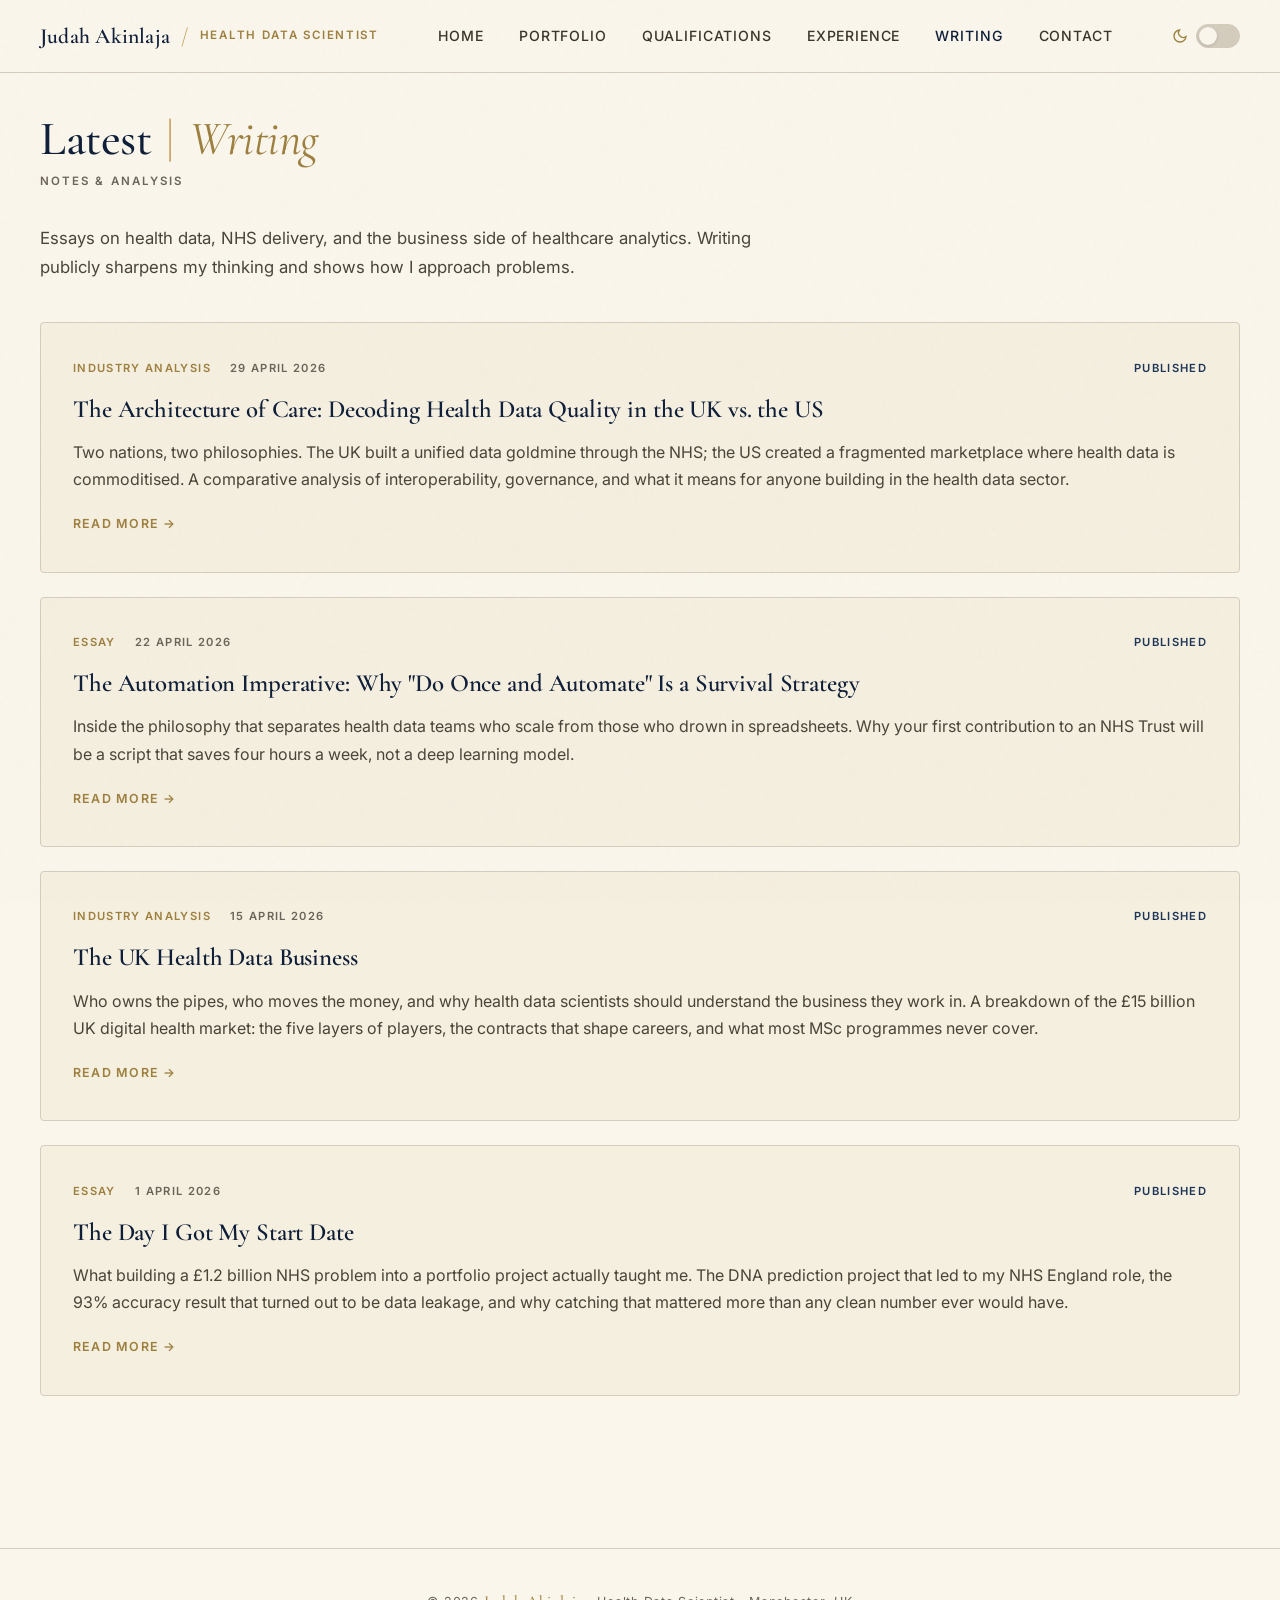
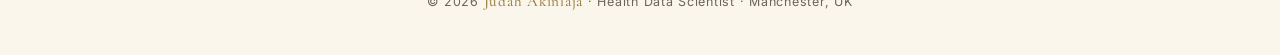
<file: writing.html>
<!DOCTYPE html>
<html lang="en">
<head>
<meta charset="UTF-8">
<meta name="viewport" content="width=device-width, initial-scale=1.0">
<title>Writing | Judah Akinlaja</title>
<meta name="description" content="Essays and analysis on health data, NHS delivery, and the business of healthcare analytics.">
<link rel="preconnect" href="https://fonts.googleapis.com">
<link rel="preconnect" href="https://fonts.gstatic.com" crossorigin>
<link href="https://fonts.googleapis.com/css2?family=Cormorant+Garamond:ital,wght@0,400;0,500;0,600;0,700;1,400;1,500&family=Inter:wght@300;400;500;600;700&family=JetBrains+Mono:wght@400;500;600&display=swap" rel="stylesheet">
<style>
:root{
  --navy-deep:#0f1e38;
  --navy:#152847;
  --navy-light:#1e3557;
  --cream:#f5efe0;
  --cream-warm:#ebe3d0;
  --cream-dark:#d9cdb0;
  --paper:#faf6ec;
  --gold:#c8a964;
  --gold-light:#d9bd7e;
  --gold-dark:#9d7f3e;
  --ink:#1a1814;
  --ink-soft:#3a3528;
  --text:#4a4438;
  --text-dim:#6b6459;
  --rule:#d4ccbd;
  --rule-navy:rgba(255,255,255,0.12);
  --text-light:#e8e0cc;
  --text-light-dim:#b8b0a0;
}
*{margin:0;padding:0;box-sizing:border-box}
html{scroll-behavior:smooth}
body{
  font-family:'Inter',-apple-system,sans-serif;
  background:var(--paper);
  color:var(--text);
  line-height:1.7;
  font-size:16px;
  min-height:100vh;
  overflow-x:hidden;
  position:relative;
  font-weight:400;
  -webkit-font-smoothing:antialiased;
  -moz-osx-font-smoothing:grayscale;
}

/* Subtle paper texture overlay */
body::before{
  content:'';
  position:fixed;
  inset:0;
  pointer-events:none;
  opacity:0.025;
  z-index:100;
  background-image:url("data:image/svg+xml,%3Csvg viewBox='0 0 200 200' xmlns='http://www.w3.org/2000/svg'%3E%3Cfilter id='n'%3E%3CfeTurbulence type='fractalNoise' baseFrequency='0.85' numOctaves='3'/%3E%3C/filter%3E%3Crect width='100%25' height='100%25' filter='url(%23n)'/%3E%3C/svg%3E");
}

/* === Top Nav === */
nav{
  position:relative;
  background:var(--paper);
  border-bottom:1px solid var(--rule);
  z-index:50;
  padding:1.1rem 0;
}
.nav-inner{
  max-width:1500px;
  margin:0 auto;
  padding:0 2.5rem;
  display:flex;
  justify-content:space-between;
  align-items:center;
}
.brand{
  font-family:'Cormorant Garamond',serif;
  font-weight:600;
  font-size:1.35rem;
  letter-spacing:0.01em;
  color:var(--navy-deep);
  text-decoration:none;
  display:flex;
  align-items:center;
  gap:0.7rem;
}
.brand .divider{color:var(--gold);font-weight:400}
.brand .role{
  color:var(--gold-dark);
  font-size:0.72rem;
  letter-spacing:0.15em;
  font-weight:600;
  font-family:'Inter',sans-serif;
  text-transform:uppercase;
}
.nav-links{
  display:flex;
  gap:2.2rem;
  list-style:none;
  align-items:center;
}
.nav-links a{
  font-family:'Inter',sans-serif;
  color:var(--ink-soft);
  text-decoration:none;
  font-size:0.88rem;
  font-weight:500;
  letter-spacing:0.06em;
  text-transform:uppercase;
  position:relative;
  transition:color 0.25s;
}
.nav-links a::after{
  content:'';
  position:absolute;
  bottom:-6px;
  left:0;
  width:0;
  height:2px;
  background:var(--gold);
  transition:width 0.3s;
}
.nav-links a:hover{color:var(--navy-deep)}
.nav-links a:hover::after{width:100%}

/* === Layout === */
.layout{
  max-width:1500px;
  margin:0 auto;
  padding:2.5rem 2.5rem 4rem;
  display:grid;
  grid-template-columns:1fr;
  gap:3rem;
  position:relative;
  z-index:1;
}

/* === Sidebar (Deep navy) === */
.sidebar{
  position:sticky;
  top:90px;
  height:fit-content;
  background:linear-gradient(180deg,var(--navy) 0%,var(--navy-deep) 100%);
  border-radius:6px;
  padding:2.2rem 1.5rem;
  text-align:center;
  box-shadow:0 12px 40px rgba(15,30,56,0.15);
  color:var(--text-light);
}
.sidebar::before{
  content:'';
  position:absolute;
  top:0;
  left:15%;
  right:15%;
  height:2px;
  background:var(--gold);
}
.photo-frame{
  width:170px;
  height:170px;
  margin:0.5rem auto 1.5rem;
  position:relative;
  border-radius:50%;
  padding:3px;
  background:linear-gradient(135deg,var(--gold),var(--gold-dark));
  box-shadow:0 0 0 6px rgba(200,169,100,0.08), 0 8px 24px rgba(0,0,0,0.3);
}
.photo-frame::before{
  content:'';
  position:absolute;
  inset:-10px;
  border:1px solid rgba(200,169,100,0.3);
  border-radius:50%;
}
.photo-frame img{
  width:100%;
  height:100%;
  object-fit:cover;
  object-position:center 20%;
  border-radius:50%;
  filter:contrast(1.02) saturate(0.95);
  display:block;
}
.sidebar-name{
  font-family:'Cormorant Garamond',serif;
  font-size:1.7rem;
  font-weight:600;
  letter-spacing:0;
  color:#ffffff;
  margin-bottom:0.3rem;
  line-height:1.15;
}
.sidebar-role{
  font-family:'Inter',sans-serif;
  font-size:0.7rem;
  font-weight:600;
  letter-spacing:0.22em;
  color:var(--gold);
  text-transform:uppercase;
  margin-bottom:1.5rem;
}
.sidebar-socials{
  display:flex;
  justify-content:center;
  gap:0.75rem;
  margin-bottom:1.5rem;
}
.social-icon{
  width:38px;
  height:38px;
  display:flex;
  align-items:center;
  justify-content:center;
  border:1px solid rgba(200,169,100,0.35);
  border-radius:4px;
  color:var(--gold);
  text-decoration:none;
  transition:all 0.25s;
  background:rgba(200,169,100,0.05);
}
.social-icon:hover{
  background:var(--gold);
  color:var(--navy-deep);
  transform:translateY(-2px);
  box-shadow:0 4px 12px rgba(200,169,100,0.3);
}
.social-icon svg{width:16px;height:16px}
.sidebar-tagline{
  font-size:0.9rem;
  line-height:1.65;
  color:var(--text-light-dim);
  padding:0 0.3rem;
  margin-bottom:1.5rem;
}
.sidebar-divider{
  height:1px;
  background:linear-gradient(90deg,transparent,rgba(200,169,100,0.4),transparent);
  margin:1.2rem 0;
}
.sidebar-stats{
  display:flex;
  justify-content:space-around;
  font-family:'Inter',sans-serif;
  font-size:0.65rem;
  color:var(--text-light-dim);
  letter-spacing:0.05em;
  text-transform:uppercase;
  font-weight:500;
}
.stat{display:flex;flex-direction:column;align-items:center;gap:0.3rem}
.stat-value{
  color:var(--gold);
  font-weight:600;
  font-size:1.05rem;
  font-family:'Cormorant Garamond',serif;
  letter-spacing:0;
  text-transform:none;
}

/* === Main Content === */
.main{min-width:0}

.hero{margin-bottom:4.5rem;padding:1.5rem 0 1rem}
.hero-intro{
  font-family:'Inter',sans-serif;
  color:var(--gold-dark);
  font-size:0.78rem;
  font-weight:600;
  letter-spacing:0.18em;
  margin-bottom:1.3rem;
  display:flex;
  align-items:center;
  gap:0.8rem;
  text-transform:uppercase;
}
.hero-intro::before{
  content:'';
  width:40px;
  height:1px;
  background:var(--gold);
}
.hero h1{
  font-family:'Cormorant Garamond',serif;
  font-size:clamp(2.4rem,5.5vw,4.2rem);
  font-weight:500;
  line-height:1.05;
  letter-spacing:-0.01em;
  color:var(--navy-deep);
  margin-bottom:1.8rem;
}
.hero h1 .italic{
  font-style:italic;
  font-weight:400;
  color:var(--gold-dark);
}
.hero-lede{
  font-size:1.15rem;
  line-height:1.7;
  color:var(--text);
  max-width:680px;
  margin-bottom:2.2rem;
  font-weight:400;
}
.hero-anchors{
  display:flex;
  flex-wrap:wrap;
  gap:1rem;
}
.anchor-btn{
  display:inline-flex;
  align-items:center;
  gap:0.6rem;
  padding:0.9rem 1.5rem;
  background:var(--navy-deep);
  border:1px solid var(--navy-deep);
  border-radius:3px;
  color:var(--cream);
  text-decoration:none;
  font-family:'Inter',sans-serif;
  font-weight:500;
  font-size:0.85rem;
  letter-spacing:0.08em;
  text-transform:uppercase;
  transition:all 0.25s;
}
.anchor-btn:hover{
  background:var(--gold-dark);
  border-color:var(--gold-dark);
  transform:translateY(-2px);
  box-shadow:0 8px 20px rgba(15,30,56,0.2);
}
.anchor-btn.secondary{
  background:transparent;
  color:var(--navy-deep);
}
.anchor-btn.secondary:hover{
  background:var(--navy-deep);
  color:var(--cream);
}
.anchor-btn .arrow{transition:transform 0.25s;font-family:'JetBrains Mono',monospace}
.anchor-btn:hover .arrow{transform:translateX(3px)}

/* === Sections === */
.section{margin-bottom:5.5rem;position:relative}
.section-header{
  display:flex;
  align-items:baseline;
  gap:1rem;
  margin-bottom:0.4rem;
  flex-wrap:wrap;
}
.section-title{
  font-family:'Cormorant Garamond',serif;
  font-size:clamp(2rem,4vw,3rem);
  font-weight:500;
  letter-spacing:-0.01em;
  color:var(--navy-deep);
  line-height:1.1;
}
.section-title .divider{
  color:var(--gold);
  font-weight:300;
  margin:0 0.3rem;
}
.section-title .italic{
  font-style:italic;
  color:var(--gold-dark);
  font-weight:400;
}
.section-subtitle{
  font-family:'Inter',sans-serif;
  font-size:0.72rem;
  letter-spacing:0.18em;
  color:var(--text-dim);
  text-transform:uppercase;
  font-weight:600;
  margin-bottom:2rem;
  display:block;
}
.section-intro{
  font-size:1.05rem;
  line-height:1.75;
  color:var(--text);
  max-width:720px;
  margin-bottom:2.5rem;
}

/* === Writing / Articles === */
.articles-featured{display:grid;gap:1.5rem}
.article-card{
  background:var(--cream);
  border:1px solid var(--rule);
  border-radius:4px;
  padding:2.2rem 2rem;
  transition:all 0.3s;
  position:relative;
  text-decoration:none;
  color:inherit;
  display:block;
}
.article-card::before{
  content:'';
  position:absolute;
  top:0;
  left:0;
  width:3px;
  height:100%;
  background:var(--gold);
  opacity:0;
  transition:opacity 0.3s;
}
.article-card:hover{
  background:var(--cream-warm);
  transform:translateX(4px);
  box-shadow:0 8px 24px rgba(15,30,56,0.08);
}
.article-card:hover::before{opacity:1}
.article-meta{
  display:flex;
  gap:1.2rem;
  margin-bottom:1rem;
  align-items:center;
  font-family:'Inter',sans-serif;
  font-size:0.7rem;
  letter-spacing:0.12em;
  text-transform:uppercase;
  font-weight:600;
}
.article-category{color:var(--gold-dark)}
.article-date{color:var(--text-dim)}
.article-status{color:var(--navy-light);margin-left:auto}
.article-title{
  font-family:'Cormorant Garamond',serif;
  font-size:1.55rem;
  font-weight:600;
  line-height:1.25;
  color:var(--navy-deep);
  margin-bottom:0.9rem;
  letter-spacing:-0.005em;
}
.article-excerpt{
  color:var(--text);
  font-size:1rem;
  line-height:1.7;
  margin-bottom:1rem;
}
.article-readmore{
  font-family:'Inter',sans-serif;
  font-size:0.78rem;
  color:var(--gold-dark);
  letter-spacing:0.1em;
  text-transform:uppercase;
  font-weight:600;
}
.placeholder-card{
  padding:2.5rem 2rem;
  border:1px dashed var(--rule);
  border-radius:4px;
  text-align:center;
  color:var(--text-dim);
  font-style:italic;
  font-family:'Cormorant Garamond',serif;
  font-size:1.05rem;
  background:rgba(235,227,208,0.3);
}

/* === Portfolio Cards === */
.projects-grid{
  display:grid;
  grid-template-columns:repeat(auto-fill,minmax(min(300px,100%),1fr));
  gap:1.5rem;
}
.project-card{
  background:var(--cream);
  border:1px solid var(--rule);
  border-radius:4px;
  padding:1.8rem;
  transition:all 0.3s;
  display:flex;
  flex-direction:column;
  text-decoration:none;
  color:inherit;
  position:relative;
}
.project-card:hover{
  background:var(--cream-warm);
  border-color:var(--gold);
  transform:translateY(-4px);
  box-shadow:0 12px 32px rgba(15,30,56,0.1);
}
.project-icon{
  width:46px;
  height:46px;
  background:var(--navy-deep);
  border-radius:4px;
  display:flex;
  align-items:center;
  justify-content:center;
  margin-bottom:1.3rem;
  color:var(--gold);
}
.project-icon svg{width:22px;height:22px}
.project-type{
  font-family:'Inter',sans-serif;
  font-size:0.68rem;
  color:var(--gold-dark);
  letter-spacing:0.15em;
  text-transform:uppercase;
  margin-bottom:0.6rem;
  font-weight:600;
}
.project-name{
  font-family:'Cormorant Garamond',serif;
  font-size:1.4rem;
  font-weight:600;
  color:var(--navy-deep);
  margin-bottom:0.85rem;
  line-height:1.25;
  letter-spacing:-0.005em;
}
.project-desc{
  color:var(--text);
  font-size:0.95rem;
  line-height:1.7;
  margin-bottom:1.2rem;
  flex-grow:1;
}
.project-tools{
  font-family:'JetBrains Mono',monospace;
  font-size:0.74rem;
  color:var(--text-dim);
  margin-bottom:1.2rem;
  line-height:1.6;
  padding-top:0.8rem;
  border-top:1px solid var(--rule);
}
.project-tools strong{color:var(--navy-deep);font-weight:600}
.project-link{
  display:inline-flex;
  align-items:center;
  gap:0.4rem;
  font-family:'Inter',sans-serif;
  font-size:0.75rem;
  color:var(--navy-deep);
  text-decoration:none;
  letter-spacing:0.1em;
  text-transform:uppercase;
  padding:0.6rem 1rem;
  border:1px solid var(--navy-deep);
  border-radius:3px;
  transition:all 0.25s;
  align-self:flex-start;
  font-weight:600;
}
.project-link:hover{
  background:var(--navy-deep);
  color:var(--cream);
}
.more-repos{
  margin-top:2rem;
  padding:2rem;
  background:var(--cream-warm);
  border:1px solid var(--rule);
  border-radius:4px;
  text-align:center;
}
.more-repos p{color:var(--text);margin-bottom:1rem;font-size:1rem}
.more-repos a{
  display:inline-flex;
  align-items:center;
  gap:0.5rem;
  color:var(--cream);
  text-decoration:none;
  font-family:'Inter',sans-serif;
  font-size:0.82rem;
  font-weight:600;
  letter-spacing:0.1em;
  padding:0.8rem 1.4rem;
  background:var(--navy-deep);
  border-radius:3px;
  transition:all 0.25s;
  text-transform:uppercase;
}
.more-repos a:hover{
  background:var(--gold-dark);
  transform:translateY(-2px);
  box-shadow:0 6px 16px rgba(15,30,56,0.2);
}

/* === Skills === */
.skills-container{
  display:grid;
  grid-template-columns:repeat(auto-fit,minmax(240px,1fr));
  gap:1.2rem;
}
.skill-group{
  background:var(--cream);
  border:1px solid var(--rule);
  border-radius:4px;
  padding:1.5rem;
  transition:all 0.3s;
}
.skill-group:hover{
  border-color:var(--gold);
  box-shadow:0 6px 20px rgba(15,30,56,0.06);
}
.skill-group-title{
  font-family:'Cormorant Garamond',serif;
  font-size:1.1rem;
  font-weight:600;
  color:var(--navy-deep);
  margin-bottom:1rem;
  padding-bottom:0.6rem;
  border-bottom:1px solid var(--rule);
}
.skill-list{display:flex;flex-wrap:wrap;gap:0.5rem}
.skill-chip{
  font-family:'JetBrains Mono',monospace;
  font-size:0.74rem;
  padding:0.35rem 0.7rem;
  background:var(--paper);
  border:1px solid var(--rule);
  border-radius:3px;
  color:var(--text);
  transition:all 0.2s;
}
.skill-chip:hover{
  background:var(--navy-deep);
  border-color:var(--navy-deep);
  color:var(--gold);
}

/* === Timeline === */
.timeline{position:relative;padding-left:2rem}
.timeline::before{
  content:'';
  position:absolute;
  left:0.5rem;
  top:0.5rem;
  bottom:0.5rem;
  width:1px;
  background:linear-gradient(180deg,var(--gold),var(--rule));
}
.timeline-item{position:relative;padding-bottom:2.5rem}
.timeline-item:last-child{padding-bottom:0}
.timeline-item::before{
  content:'';
  position:absolute;
  left:-1.85rem;
  top:0.5rem;
  width:12px;
  height:12px;
  background:var(--paper);
  border:2px solid var(--gold);
  border-radius:50%;
}
.timeline-date{
  font-family:'Inter',sans-serif;
  font-size:0.72rem;
  color:var(--gold-dark);
  letter-spacing:0.12em;
  margin-bottom:0.4rem;
  text-transform:uppercase;
  font-weight:600;
}
.timeline-role{
  font-family:'Cormorant Garamond',serif;
  font-size:1.4rem;
  font-weight:600;
  color:var(--navy-deep);
  margin-bottom:0.3rem;
  letter-spacing:-0.005em;
  line-height:1.2;
}
.timeline-place{
  font-size:1rem;
  color:var(--text-dim);
  margin-bottom:0.7rem;
  font-style:italic;
  font-family:'Cormorant Garamond',serif;
}
.timeline-detail{font-size:0.98rem;line-height:1.7;color:var(--text)}
.timeline-detail ul{margin-top:0.7rem;list-style:none;padding-left:0}
.timeline-detail ul li{
  position:relative;
  padding-left:1.3rem;
  margin-bottom:0.55rem;
  line-height:1.65;
}
.timeline-detail ul li::before{
  content:'—';
  position:absolute;
  left:0;
  color:var(--gold);
  font-weight:500;
}

/* === Lens === */
.lens-grid{
  display:grid;
  grid-template-columns:repeat(auto-fit,minmax(280px,1fr));
  gap:1.5rem;
}
.lens-card{
  background:var(--cream);
  border:1px solid var(--rule);
  border-left:3px solid var(--gold);
  border-radius:0 4px 4px 0;
  padding:1.8rem;
  transition:all 0.3s;
}
.lens-card:hover{
  background:var(--cream-warm);
  border-left-color:var(--navy-deep);
  transform:translateY(-2px);
}
.lens-card h3{
  font-family:'Cormorant Garamond',serif;
  font-size:1.25rem;
  font-weight:600;
  color:var(--navy-deep);
  margin-bottom:0.8rem;
  line-height:1.3;
  letter-spacing:-0.005em;
}
.lens-card p{
  font-size:0.96rem;
  line-height:1.75;
  color:var(--text);
}

/* === Contact === */
.contact-block{
  background:linear-gradient(135deg,var(--navy) 0%,var(--navy-deep) 100%);
  border-radius:6px;
  padding:3.5rem 2.5rem;
  text-align:center;
  position:relative;
  overflow:hidden;
  color:var(--text-light);
}
.contact-block::before{
  content:'';
  position:absolute;
  top:0;
  left:50%;
  transform:translateX(-50%);
  width:60%;
  height:2px;
  background:var(--gold);
}
.contact-block h2{
  font-family:'Cormorant Garamond',serif;
  font-size:clamp(1.9rem,3.5vw,2.6rem);
  font-weight:500;
  color:#ffffff;
  margin-bottom:1.2rem;
  letter-spacing:-0.01em;
  line-height:1.1;
}
.contact-block h2 .italic{
  font-style:italic;
  color:var(--gold-light);
}
.contact-block p{
  font-size:1.05rem;
  line-height:1.75;
  color:var(--text-light-dim);
  max-width:620px;
  margin:0 auto 2rem;
}
.contact-links{
  display:flex;
  justify-content:center;
  flex-wrap:wrap;
  gap:1rem;
}
.contact-link{
  display:inline-flex;
  align-items:center;
  gap:0.6rem;
  padding:0.85rem 1.5rem;
  background:transparent;
  border:1px solid rgba(200,169,100,0.4);
  border-radius:3px;
  color:var(--gold);
  text-decoration:none;
  font-family:'Inter',sans-serif;
  font-size:0.82rem;
  letter-spacing:0.1em;
  transition:all 0.25s;
  text-transform:uppercase;
  font-weight:600;
}
.contact-link:hover{
  background:var(--gold);
  color:var(--navy-deep);
  border-color:var(--gold);
  transform:translateY(-2px);
  box-shadow:0 6px 16px rgba(200,169,100,0.3);
}
.contact-link svg{width:14px;height:14px}

/* === Footer === */
footer{
  text-align:center;
  padding:2.5rem 2rem;
  border-top:1px solid var(--rule);
  font-family:'Inter',sans-serif;
  font-size:0.78rem;
  color:var(--text-dim);
  letter-spacing:0.06em;
  position:relative;
  z-index:1;
}
footer .accent{
  color:var(--gold-dark);
  font-family:'Cormorant Garamond',serif;
  font-size:0.95rem;
  font-weight:500;
}

/* === Responsive === */
@media (max-width:1024px){
  .layout{grid-template-columns:1fr;gap:2rem}
  .sidebar{position:relative;top:0;max-width:400px;margin:0 auto}
  .nav-links{gap:1.3rem}
  .nav-links a{font-size:0.78rem}
  .projects-grid{grid-template-columns:1fr}
}
@media (max-width:768px){
  .layout{padding:1.5rem 1.2rem 3rem}
  .nav-inner{padding:0 1.2rem;flex-direction:column;gap:0.8rem}
  .nav-links{gap:1rem;flex-wrap:wrap;justify-content:center}
  .nav-links a{font-size:0.75rem}
  .brand{font-size:1.1rem}
  .brand .role{display:none}
  .hero-anchors{flex-direction:column}
  .anchor-btn{justify-content:center}
  .projects-grid{grid-template-columns:1fr!important}
  .project-card{min-width:0;width:100%;max-width:100%;overflow:hidden}
  .skills-container{grid-template-columns:1fr}
  .lens-grid{grid-template-columns:1fr}
}

/* === Reveal Animation — disabled for reliability across devices */

/* === Dark Mode === */
body.dark-mode{
  --paper:#1a1a2e;
  --cream:#242440;
  --cream-warm:#2a2a48;
  --cream-dark:#1e1e36;
  --text:#d4cfc4;
  --text-dim:#9a9488;
  --ink:#e8e0cc;
  --ink-soft:#c8c0b0;
  --rule:#3a3a55;
  --navy-deep:#0a0f1e;
  --navy:#101830;
  --navy-light:#182040;
}
body.dark-mode::before{opacity:0.015}
body.dark-mode nav{background:var(--paper);border-bottom-color:var(--rule)}
body.dark-mode .brand{color:var(--gold-light)}
body.dark-mode .nav-links a{color:#b8b0a0}
body.dark-mode .nav-links a:hover{color:var(--gold-light)}
body.dark-mode .section-title{color:var(--gold-light)}
body.dark-mode .project-card{background:var(--cream);border-color:var(--rule)}
body.dark-mode .project-card:hover{background:var(--cream-warm);border-color:var(--gold-dark)}
body.dark-mode .project-name{color:var(--gold-light)}
body.dark-mode .project-tools{border-top-color:var(--rule)}
body.dark-mode .project-tools strong{color:var(--gold-light)}
body.dark-mode .project-link{color:var(--gold);border-color:var(--gold-dark)}
body.dark-mode .project-link:hover{background:var(--gold-dark);color:var(--paper)}
body.dark-mode .article-card{background:var(--cream);border-color:var(--rule)}
body.dark-mode .article-card:hover{background:var(--cream-warm)}
body.dark-mode .article-title{color:var(--gold-light)}
body.dark-mode .article-category{color:var(--gold)}
body.dark-mode .skill-group{background:var(--cream);border-color:var(--rule)}
body.dark-mode .skill-group:hover{border-color:var(--gold-dark)}
body.dark-mode .skill-group-title{color:var(--gold-light)}
body.dark-mode .skill-chip{background:var(--paper);border-color:var(--rule);color:var(--text)}
body.dark-mode .skill-chip:hover{background:var(--gold-dark);border-color:var(--gold-dark);color:var(--paper)}
body.dark-mode .timeline-role{color:var(--gold-light)}
body.dark-mode .timeline-place{color:var(--text-dim)}
body.dark-mode .lens-card{background:var(--cream);border-color:var(--rule);border-left-color:var(--gold-dark)}
body.dark-mode .lens-card:hover{background:var(--cream-warm);border-left-color:var(--gold)}
body.dark-mode .lens-card h3{color:var(--gold-light)}
body.dark-mode .anchor-btn{background:var(--gold);border-color:var(--gold);color:var(--navy-deep)}
body.dark-mode .anchor-btn:hover{background:var(--gold-light);border-color:var(--gold-light);color:var(--navy-deep)}
body.dark-mode .anchor-btn.secondary{background:transparent;color:var(--gold);border-color:var(--gold-dark)}
body.dark-mode .anchor-btn.secondary:hover{background:var(--gold-dark);color:var(--paper)}
body.dark-mode .more-repos{background:var(--cream);border-color:var(--rule)}
body.dark-mode .more-repos a{background:var(--gold-dark);color:var(--paper)}
body.dark-mode .contact-block{background:linear-gradient(135deg,var(--navy) 0%,var(--navy-deep) 100%)}
body.dark-mode footer{border-top-color:var(--rule)}
body.dark-mode .placeholder-card{border-color:var(--rule);color:var(--text-dim);background:rgba(36,36,64,0.3)}
body.dark-mode .hero h1{color:var(--gold-light)}
body.dark-mode .section-subtitle{color:var(--text-dim)}

/* Theme toggle switch */
body.dark-mode .nav-links a:visited{color:#b8b0a0}
body.dark-mode .nav-links a:visited:hover{color:var(--gold-light)}

body.dark-mode .article-card,body.dark-mode .article-card:visited{color:var(--text);text-decoration:none}
body.dark-mode .article-card:visited .article-title{color:var(--gold-light)}

.theme-switch{
  display:flex;
  align-items:center;
  gap:0.5rem;
  cursor:pointer;
  flex-shrink:0;
  user-select:none;
}
.theme-switch .switch-label{
  font-family:'Inter',sans-serif;
  font-size:0.68rem;
  font-weight:600;
  letter-spacing:0.08em;
  text-transform:uppercase;
  color:var(--text-dim);
  transition:color 0.25s;
}
.theme-switch:hover .switch-label{color:var(--gold-dark)}
.switch-track{
  width:44px;
  height:24px;
  background:var(--rule);
  border-radius:12px;
  position:relative;
  transition:background 0.3s;
  border:1px solid var(--rule);
}
.switch-track::after{
  content:'';
  position:absolute;
  top:2px;
  left:2px;
  width:18px;
  height:18px;
  background:var(--paper);
  border-radius:50%;
  transition:all 0.3s;
  box-shadow:0 1px 3px rgba(0,0,0,0.15);
}
body.dark-mode .switch-track{
  background:var(--gold-dark);
  border-color:var(--gold-dark);
}
body.dark-mode .switch-track::after{
  left:22px;
  background:var(--navy-deep);
}
.switch-icon{
  width:16px;
  height:16px;
  color:var(--gold-dark);
  transition:color 0.25s;
}
body.dark-mode .switch-icon{color:var(--gold)}
.theme-switch .icon-sun{display:none}
.theme-switch .icon-moon{display:block}
body.dark-mode .theme-switch .icon-sun{display:block}
body.dark-mode .theme-switch .icon-moon{display:none}

</style>
</head>
<body>
<nav>
  <div class="nav-inner">
    <a href="index.html" class="brand">Judah Akinlaja <span class="divider">/</span> <span class="role">Health Data Scientist</span></a>
    <ul class="nav-links">
      <li><a href="index.html">Home</a></li>
      <li><a href="portfolio.html">Portfolio</a></li>
      <li><a href="qualifications.html">Qualifications</a></li>
      <li><a href="experience.html">Experience</a></li>
      <li><a href="writing.html" style="color:var(--navy-deep)">Writing</a></li>
      <li><a href="index.html#contact">Contact</a></li>
    </ul>
      <div class="theme-switch" onclick="toggleTheme()" role="button" aria-label="Toggle dark mode" tabindex="0">
        <svg class="switch-icon icon-moon" viewBox="0 0 24 24" fill="none" stroke="currentColor" stroke-width="2"><path d="M21 12.79A9 9 0 1111.21 3 7 7 0 0021 12.79z"/></svg>
        <div class="switch-track"></div>
        <svg class="switch-icon icon-sun" viewBox="0 0 24 24" fill="none" stroke="currentColor" stroke-width="2"><circle cx="12" cy="12" r="5"/><path d="M12 1v2M12 21v2M4.22 4.22l1.42 1.42M18.36 18.36l1.42 1.42M1 12h2M21 12h2M4.22 19.78l1.42-1.42M18.36 5.64l1.42-1.42"/></svg>
      </div>
  </div>
</nav>

<div class="layout">
  <main class="main">
    <section class="section" id="writing">
      <div class="section-header">
        <h2 class="section-title">Latest <span class="divider">|</span> <span class="italic">Writing</span></h2>
      </div>
      <span class="section-subtitle">Notes &amp; Analysis</span>
      <p class="section-intro">Essays on health data, NHS delivery, and the business side of healthcare analytics. Writing publicly sharpens my thinking and shows how I approach problems.</p>

      <div class="articles-featured">

        <a href="posts/architecture-of-care.html" class="article-card">
          <div class="article-meta">
            <span class="article-category">Industry Analysis</span>
            <span class="article-date">29 April 2026</span>
            <span class="article-status">Published</span>
          </div>
          <h3 class="article-title">The Architecture of Care: Decoding Health Data Quality in the UK vs. the US</h3>
          <p class="article-excerpt">Two nations, two philosophies. The UK built a unified data goldmine through the NHS; the US created a fragmented marketplace where health data is commoditised. A comparative analysis of interoperability, governance, and what it means for anyone building in the health data sector.</p>
          <span class="article-readmore">Read More &rarr;</span>
        </a>

        <a href="posts/automation-imperative.html" class="article-card">
          <div class="article-meta">
            <span class="article-category">Essay</span>
            <span class="article-date">22 April 2026</span>
            <span class="article-status">Published</span>
          </div>
          <h3 class="article-title">The Automation Imperative: Why "Do Once and Automate" Is a Survival Strategy</h3>
          <p class="article-excerpt">Inside the philosophy that separates health data teams who scale from those who drown in spreadsheets. Why your first contribution to an NHS Trust will be a script that saves four hours a week, not a deep learning model.</p>
          <span class="article-readmore">Read More &rarr;</span>
        </a>

        <a href="posts/uk-health-data-business.html" class="article-card">
          <div class="article-meta">
            <span class="article-category">Industry Analysis</span>
            <span class="article-date">15 April 2026</span>
            <span class="article-status">Published</span>
          </div>
          <h3 class="article-title">The UK Health Data Business</h3>
          <p class="article-excerpt">Who owns the pipes, who moves the money, and why health data scientists should understand the business they work in. A breakdown of the £15 billion UK digital health market: the five layers of players, the contracts that shape careers, and what most MSc programmes never cover.</p>
          <span class="article-readmore">Read More &rarr;</span>
        </a>

        <a href="posts/nhs-dna-start-date.html" class="article-card">
          <div class="article-meta">
            <span class="article-category">Essay</span>
            <span class="article-date">1 April 2026</span>
            <span class="article-status">Published</span>
          </div>
          <h3 class="article-title">The Day I Got My Start Date</h3>
          <p class="article-excerpt">What building a £1.2 billion NHS problem into a portfolio project actually taught me. The DNA prediction project that led to my NHS England role, the 93% accuracy result that turned out to be data leakage, and why catching that mattered more than any clean number ever would have.</p>
          <span class="article-readmore">Read More &rarr;</span>
        </a>

      </div>
    </section>
  </main>
</div>
<footer>&copy; 2026 <span class="accent">Judah Akinlaja</span> &middot; Health Data Scientist &middot; Manchester, UK</footer>
<script>
function toggleTheme(){
  document.body.classList.toggle('dark-mode');
  const isDark = document.body.classList.contains('dark-mode');
  try { localStorage.setItem('theme', isDark ? 'dark' : 'light'); } catch(e) {}
}
(function(){
  try {
    if(localStorage.getItem('theme') === 'dark') document.body.classList.add('dark-mode');
  } catch(e) {}
})();
</script>
</body>
</html>
</file>
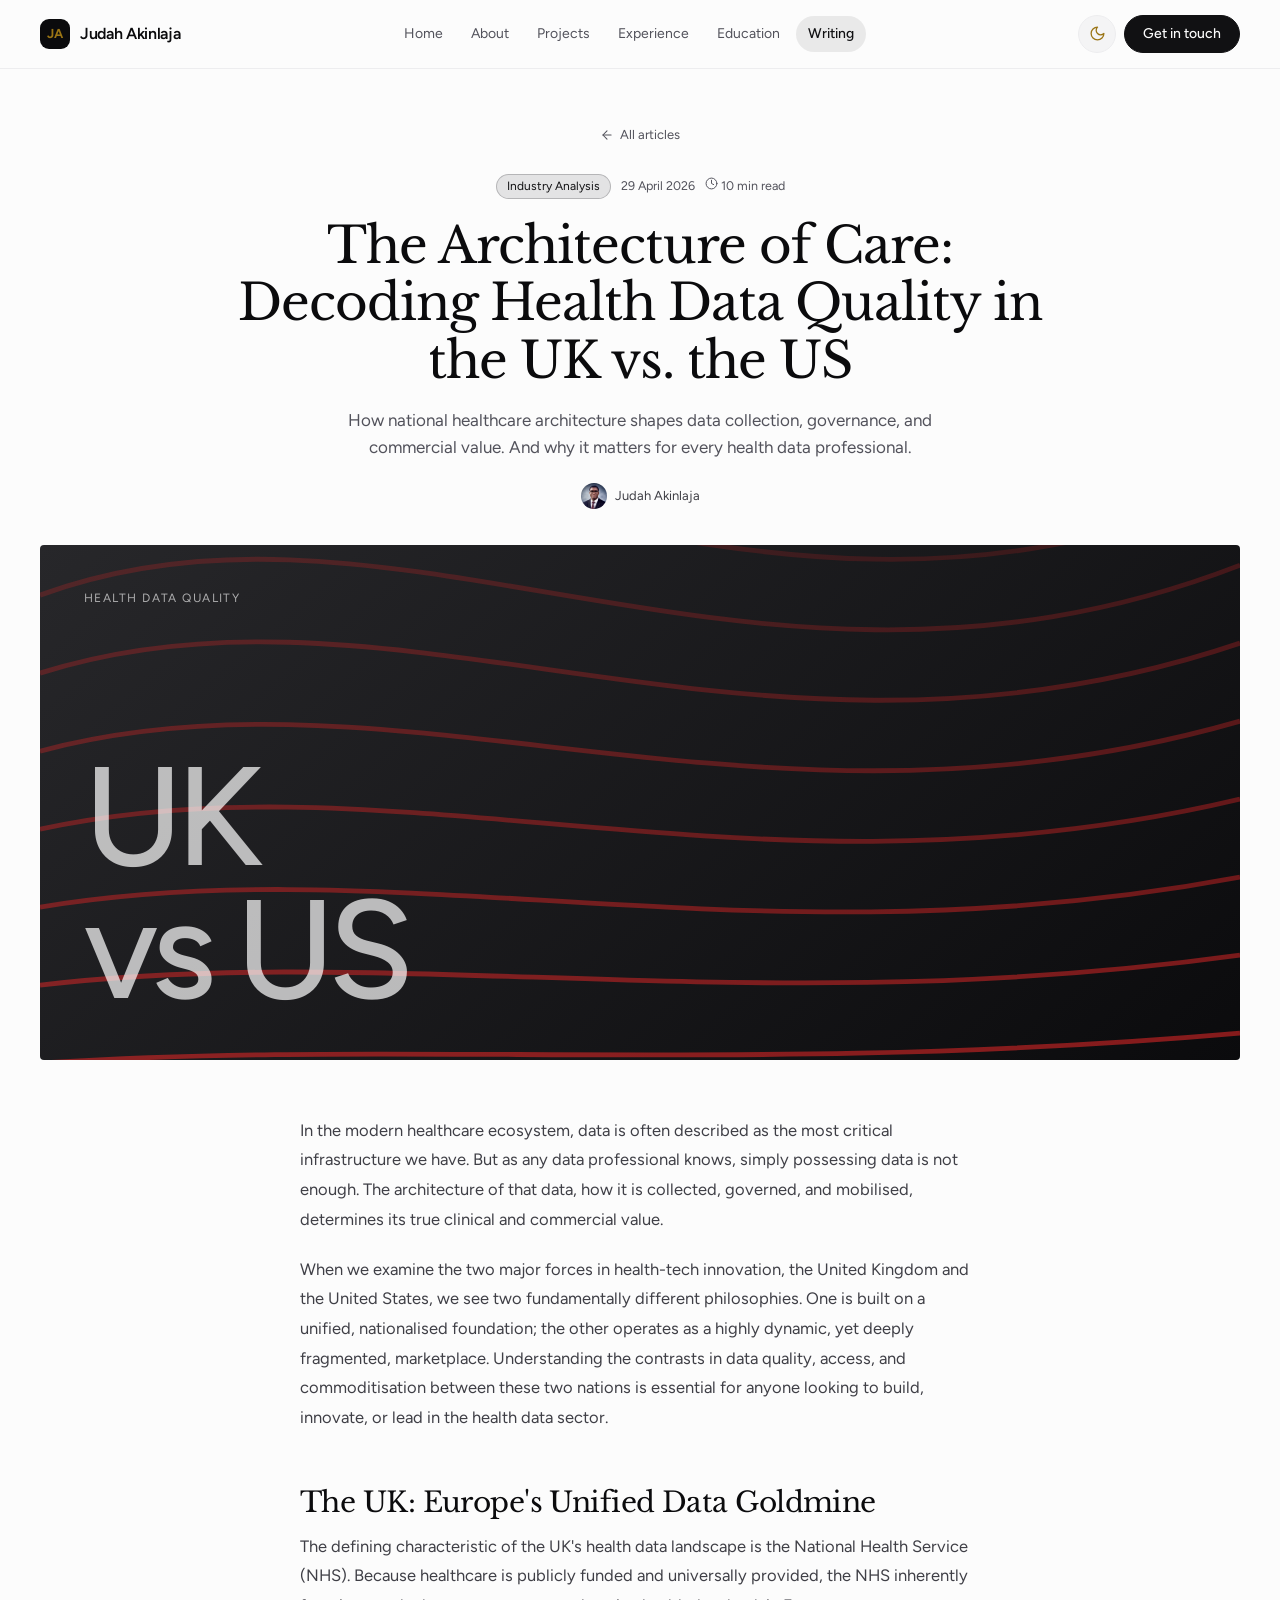
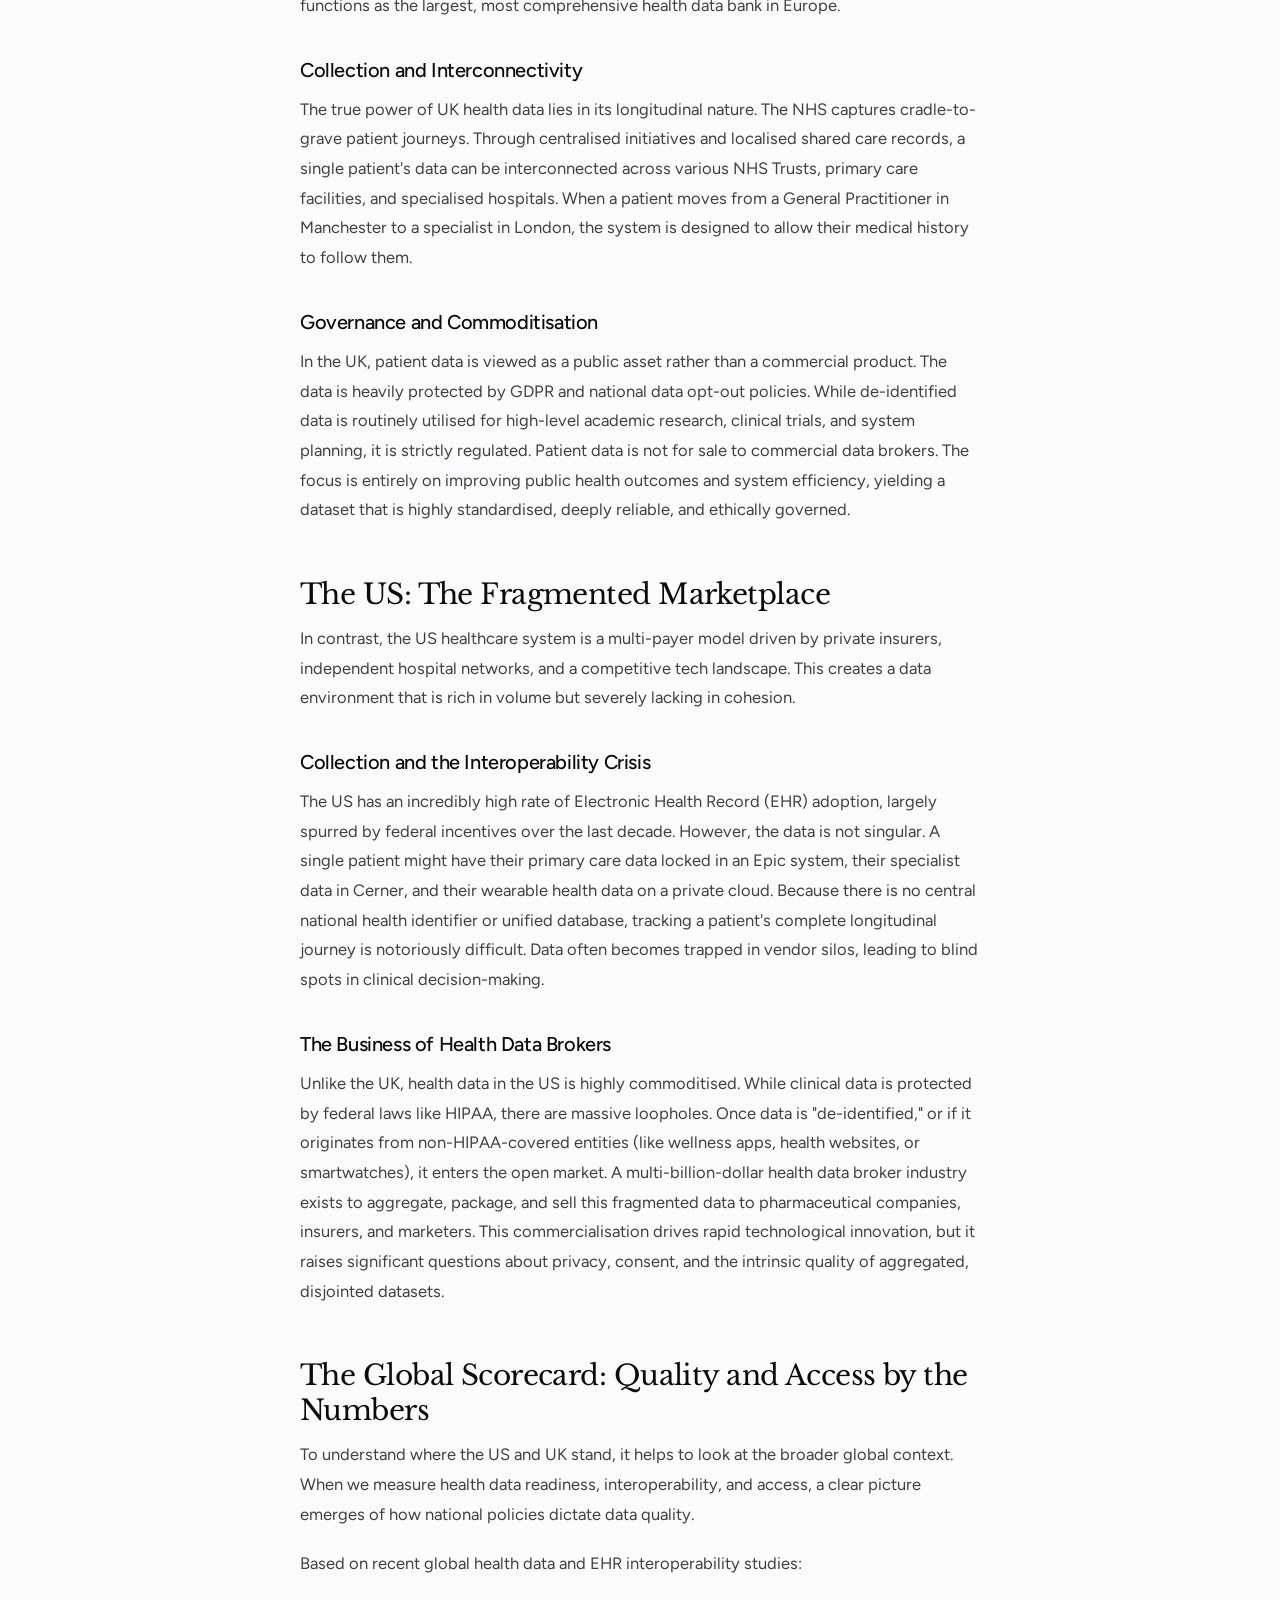
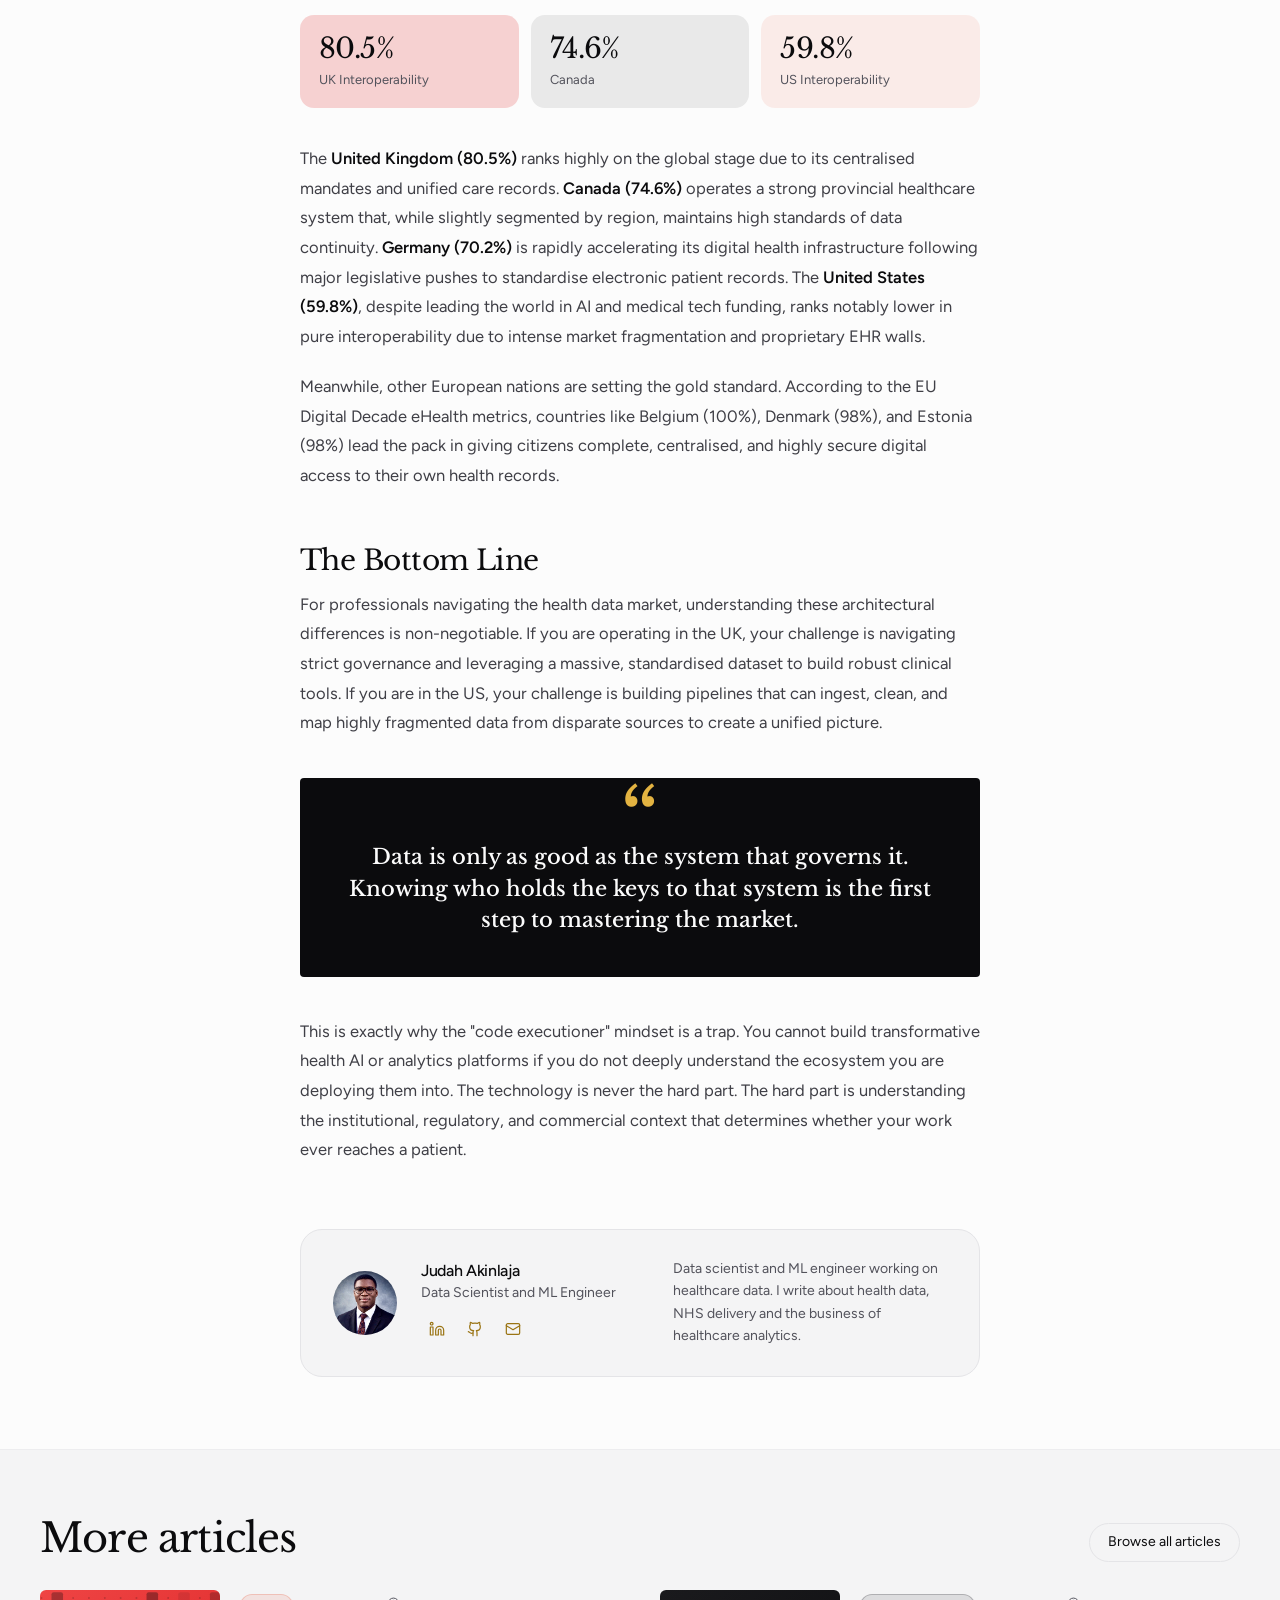
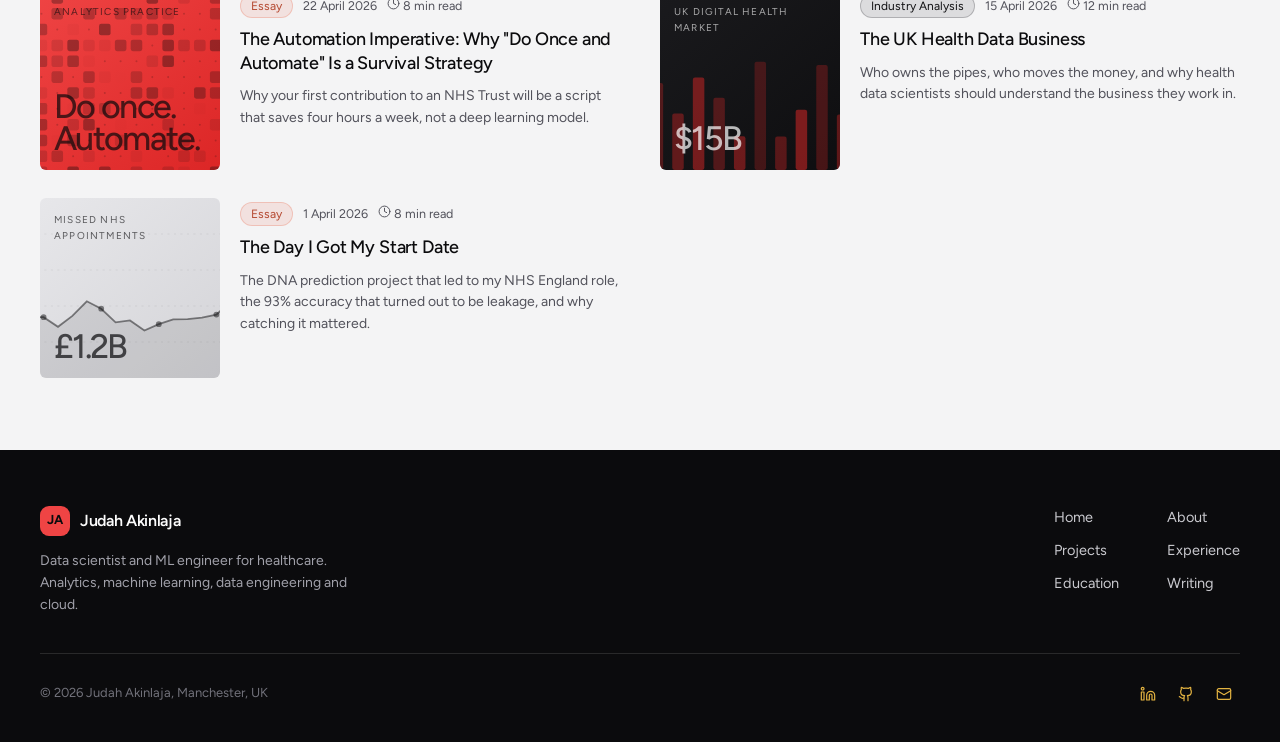
<file: posts/architecture-of-care.html>
<!DOCTYPE html>
<html lang="en-GB">
<head>
<meta charset="utf-8">
<meta name="viewport" content="width=device-width, initial-scale=1">
<title>The Architecture of Care: Decoding Health Data Quality in the UK vs. the US | Judah Akinlaja</title>
<meta name="description" content="How national healthcare architecture shapes data collection, governance, and commercial value. And why it matters for every health data professional.">
<meta property="og:title" content="The Architecture of Care: Decoding Health Data Quality in the UK vs. the US | Judah Akinlaja">
<meta property="og:description" content="How national healthcare architecture shapes data collection, governance, and commercial value. And why it matters for every health data professional.">
<meta property="og:type" content="article">
<meta property="og:url" content="https://judahakinlajar.co.uk/posts/architecture-of-care.html">
<meta property="og:site_name" content="Judah Akinlaja">
<meta property="og:image" content="https://judahakinlajar.co.uk/assets/og/posts-architecture-of-care.png">
<meta property="og:image:width" content="1200">
<meta property="og:image:height" content="630">
<meta property="og:image:alt" content="The Architecture of Care: Decoding Health Data Quality in the UK vs. the US | Judah Akinlaja">
<meta name="twitter:card" content="summary_large_image">
<meta name="twitter:title" content="The Architecture of Care: Decoding Health Data Quality in the UK vs. the US | Judah Akinlaja">
<meta name="twitter:description" content="How national healthcare architecture shapes data collection, governance, and commercial value. And why it matters for every health data professional.">
<meta name="twitter:image" content="https://judahakinlajar.co.uk/assets/og/posts-architecture-of-care.png">
<link rel="canonical" href="https://judahakinlajar.co.uk/posts/architecture-of-care.html">
<meta name="theme-color" content="#FCFCFC">
<script>(function(){var t;try{t=localStorage.getItem('theme')}catch(e){}if(!t){t=window.matchMedia&&matchMedia('(prefers-color-scheme: dark)').matches?'dark':'light'}document.documentElement.setAttribute('data-theme',t)})();</script>
<link rel="preconnect" href="https://fonts.googleapis.com">
<link rel="preconnect" href="https://fonts.gstatic.com" crossorigin>
<link href="https://fonts.googleapis.com/css2?family=Figtree:wght@400;500;600;700&family=Libre+Baskerville:ital,wght@0,400;0,700;1,400&display=swap" rel="stylesheet">
<link rel="stylesheet" href="../assets/css/site.css">
</head>
<body class="simple">
<header class="site-nav">
  <div class="container nav-inner">
    <a class="brand" href="../index.html" aria-label="Judah Akinlaja, home"><span class="brand-mark">JA</span><span>Judah Akinlaja</span></a>
    <nav aria-label="Main"><ul class="nav-links"><li><a href="../index.html">Home</a></li><li><a href="../about.html">About</a></li><li><a href="../portfolio.html">Projects</a></li><li><a href="../experience.html">Experience</a></li><li><a href="../qualifications.html">Education</a></li><li><a href="../publications.html" aria-current="page">Writing</a></li></ul></nav>
    <div class="nav-actions">
      <button class="theme-toggle" type="button" data-theme-toggle aria-label="Switch light or dark mode"><svg class="icon icon-moon" viewBox="0 0 24 24" fill="none" stroke="currentColor" stroke-width="1.8" stroke-linecap="round" stroke-linejoin="round" aria-hidden="true"><path d="M12 3a6 6 0 0 0 9 9 9 9 0 1 1-9-9Z"/></svg><svg class="icon icon-sun" viewBox="0 0 24 24" fill="none" stroke="currentColor" stroke-width="1.8" stroke-linecap="round" stroke-linejoin="round" aria-hidden="true"><circle cx="12" cy="12" r="4"/><path d="M12 2v2M12 20v2M4.93 4.93l1.41 1.41M17.66 17.66l1.41 1.41M2 12h2M20 12h2M6.34 17.66l-1.41 1.41M19.07 4.93l-1.41 1.41"/></svg></button>
      <a class="btn btn-dark" href="../contact.html">Get in touch</a>
      <button class="menu-btn" type="button" data-menu-open aria-label="Open menu"><svg class="icon" viewBox="0 0 24 24" fill="none" stroke="currentColor" stroke-width="1.8" stroke-linecap="round" stroke-linejoin="round" aria-hidden="true"><path d="M4 7h16M4 12h16M4 17h16"/></svg></button>
    </div>
  </div>
</header>
<div class="mobile-menu" aria-hidden="true">
  <div class="mobile-menu-head">
    <a class="brand" href="../index.html"><span class="brand-mark">JA</span><span>Judah Akinlaja</span></a>
    <button class="menu-btn" style="display:grid" type="button" data-menu-close aria-label="Close menu"><svg class="icon" viewBox="0 0 24 24" fill="none" stroke="currentColor" stroke-width="1.8" stroke-linecap="round" stroke-linejoin="round" aria-hidden="true"><path d="M18 6 6 18M6 6l12 12"/></svg></button>
  </div>
  <nav aria-label="Mobile"><a href="../index.html">Home</a><a href="../about.html">About</a><a href="../portfolio.html">Projects</a><a href="../experience.html">Experience</a><a href="../qualifications.html">Education</a><a href="../publications.html" aria-current="page">Writing</a></nav>
  <a class="btn btn-dark" href="../contact.html"><svg class="icon" viewBox="0 0 24 24" fill="none" stroke="currentColor" stroke-width="1.8" stroke-linecap="round" stroke-linejoin="round" aria-hidden="true"><rect x="2" y="4" width="20" height="16" rx="2"/><path d="m22 7-10 6L2 7"/></svg> Get in touch</a>
</div>
<main>
<header class="container article-head">
  <a class="back-link" href="../publications.html"><svg class="icon" viewBox="0 0 24 24" fill="none" stroke="currentColor" stroke-width="1.8" stroke-linecap="round" stroke-linejoin="round" aria-hidden="true"><path d="m12 19-7-7 7-7"/><path d="M19 12H5"/></svg> All articles</a>
  <div class="meta"><span class="pill pill-plum">Industry Analysis</span><span>29 April 2026</span><span class="sep"></span><span><svg class="icon" viewBox="0 0 24 24" fill="none" stroke="currentColor" stroke-width="1.8" stroke-linecap="round" stroke-linejoin="round" aria-hidden="true"><circle cx="12" cy="12" r="10"/><path d="M12 6v6l4 2"/></svg> 10 min read</span></div>
  <h1>The Architecture of Care: Decoding Health Data Quality in the UK vs. the US</h1>
  <p class="standfirst">How national healthcare architecture shapes data collection, governance, and commercial value. And why it matters for every health data professional.</p>
  <div class="byline"><img src="../assets/judah.jpg" alt=""> Judah Akinlaja</div>
</header>
<div class="container"><div class="article-cover"><div class="cover v1"><svg viewBox="0 0 400 250" preserveAspectRatio="xMidYMid slice" aria-hidden="true"><path d="M0 30 C 120.0 -20, 240.0 90, 400 20" fill="none" stroke="currentColor" stroke-width="1.6" opacity="0.25"/><path d="M0 56 C 120.0 12, 240.0 108, 400 46" fill="none" stroke="currentColor" stroke-width="1.6" opacity="0.33"/><path d="M0 82 C 120.0 44, 240.0 126, 400 72" fill="none" stroke="currentColor" stroke-width="1.6" opacity="0.41"/><path d="M0 108 C 120.0 76, 240.0 144, 400 98" fill="none" stroke="currentColor" stroke-width="1.6" opacity="0.49"/><path d="M0 134 C 120.0 108, 240.0 162, 400 124" fill="none" stroke="currentColor" stroke-width="1.6" opacity="0.57"/><path d="M0 160 C 120.0 140, 240.0 180, 400 150" fill="none" stroke="currentColor" stroke-width="1.6" opacity="0.65"/><path d="M0 186 C 120.0 172, 240.0 198, 400 176" fill="none" stroke="currentColor" stroke-width="1.6" opacity="0.73"/><path d="M0 212 C 120.0 204, 240.0 216, 400 202" fill="none" stroke="currentColor" stroke-width="1.6" opacity="0.81"/><path d="M0 238 C 120.0 236, 240.0 234, 400 228" fill="none" stroke="currentColor" stroke-width="1.6" opacity="0.89"/></svg><div class="cover-type"><span class="small">Health data quality</span><span class="big">UK<br>vs US</span></div></div></div></div>
<article class="container-narrow article-body">
<p>In the modern healthcare ecosystem, data is often described as the most critical infrastructure we have. But as any data professional knows, simply possessing data is not enough. The architecture of that data, how it is collected, governed, and mobilised, determines its true clinical and commercial value.</p>
<p>When we examine the two major forces in health-tech innovation, the United Kingdom and the United States, we see two fundamentally different philosophies. One is built on a unified, nationalised foundation; the other operates as a highly dynamic, yet deeply fragmented, marketplace. Understanding the contrasts in data quality, access, and commoditisation between these two nations is essential for anyone looking to build, innovate, or lead in the health data sector.</p>
<h2>The UK: Europe's Unified Data Goldmine</h2>
<p>The defining characteristic of the UK's health data landscape is the National Health Service (NHS). Because healthcare is publicly funded and universally provided, the NHS inherently functions as the largest, most comprehensive health data bank in Europe.</p>
<h3>Collection and Interconnectivity</h3>
<p>The true power of UK health data lies in its longitudinal nature. The NHS captures cradle-to-grave patient journeys. Through centralised initiatives and localised shared care records, a single patient's data can be interconnected across various NHS Trusts, primary care facilities, and specialised hospitals. When a patient moves from a General Practitioner in Manchester to a specialist in London, the system is designed to allow their medical history to follow them.</p>
<h3>Governance and Commoditisation</h3>
<p>In the UK, patient data is viewed as a public asset rather than a commercial product. The data is heavily protected by GDPR and national data opt-out policies. While de-identified data is routinely utilised for high-level academic research, clinical trials, and system planning, it is strictly regulated. Patient data is not for sale to commercial data brokers. The focus is entirely on improving public health outcomes and system efficiency, yielding a dataset that is highly standardised, deeply reliable, and ethically governed.</p>
<h2>The US: The Fragmented Marketplace</h2>
<p>In contrast, the US healthcare system is a multi-payer model driven by private insurers, independent hospital networks, and a competitive tech landscape. This creates a data environment that is rich in volume but severely lacking in cohesion.</p>
<h3>Collection and the Interoperability Crisis</h3>
<p>The US has an incredibly high rate of Electronic Health Record (EHR) adoption, largely spurred by federal incentives over the last decade. However, the data is not singular. A single patient might have their primary care data locked in an Epic system, their specialist data in Cerner, and their wearable health data on a private cloud. Because there is no central national health identifier or unified database, tracking a patient's complete longitudinal journey is notoriously difficult. Data often becomes trapped in vendor silos, leading to blind spots in clinical decision-making.</p>
<h3>The Business of Health Data Brokers</h3>
<p>Unlike the UK, health data in the US is highly commoditised. While clinical data is protected by federal laws like HIPAA, there are massive loopholes. Once data is "de-identified," or if it originates from non-HIPAA-covered entities (like wellness apps, health websites, or smartwatches), it enters the open market. A multi-billion-dollar health data broker industry exists to aggregate, package, and sell this fragmented data to pharmaceutical companies, insurers, and marketers. This commercialisation drives rapid technological innovation, but it raises significant questions about privacy, consent, and the intrinsic quality of aggregated, disjointed datasets.</p>
<h2>The Global Scorecard: Quality and Access by the Numbers</h2>
<p>To understand where the US and UK stand, it helps to look at the broader global context. When we measure health data readiness, interoperability, and access, a clear picture emerges of how national policies dictate data quality.</p>
<p>Based on recent global health data and EHR interoperability studies:</p>
<div class="stat-row">
<div class="stat-item"><span class="stat-num">80.5%</span><span class="stat-label">UK Interoperability</span></div>
<div class="stat-item"><span class="stat-num">74.6%</span><span class="stat-label">Canada</span></div>
<div class="stat-item"><span class="stat-num">59.8%</span><span class="stat-label">US Interoperability</span></div>
</div>
<p>The <strong>United Kingdom (80.5%)</strong> ranks highly on the global stage due to its centralised mandates and unified care records. <strong>Canada (74.6%)</strong> operates a strong provincial healthcare system that, while slightly segmented by region, maintains high standards of data continuity. <strong>Germany (70.2%)</strong> is rapidly accelerating its digital health infrastructure following major legislative pushes to standardise electronic patient records. The <strong>United States (59.8%)</strong>, despite leading the world in AI and medical tech funding, ranks notably lower in pure interoperability due to intense market fragmentation and proprietary EHR walls.</p>
<p>Meanwhile, other European nations are setting the gold standard. According to the EU Digital Decade eHealth metrics, countries like Belgium (100%), Denmark (98%), and Estonia (98%) lead the pack in giving citizens complete, centralised, and highly secure digital access to their own health records.</p>
<h2>The Bottom Line</h2>
<p>For professionals navigating the health data market, understanding these architectural differences is non-negotiable. If you are operating in the UK, your challenge is navigating strict governance and leveraging a massive, standardised dataset to build robust clinical tools. If you are in the US, your challenge is building pipelines that can ingest, clean, and map highly fragmented data from disparate sources to create a unified picture.</p>
<div class="pull-quote">Data is only as good as the system that governs it. Knowing who holds the keys to that system is the first step to mastering the market.</div>
<p>This is exactly why the "code executioner" mindset is a trap. You cannot build transformative health AI or analytics platforms if you do not deeply understand the ecosystem you are deploying them into. The technology is never the hard part. The hard part is understanding the institutional, regulatory, and commercial context that determines whether your work ever reaches a patient.</p>
</article>
<div class="container-narrow">
  <div class="author-card">
    <img src="../assets/judah.jpg" alt="Judah Akinlaja">
    <div><h3>Judah Akinlaja</h3><p class="role-place">Data Scientist and ML Engineer</p><div class="socials"><a href="https://www.linkedin.com/in/judah-akinlaja-a10385194" target="_blank" rel="noopener" aria-label="LinkedIn"><svg class="icon" viewBox="0 0 24 24" fill="none" stroke="currentColor" stroke-width="1.8" stroke-linecap="round" stroke-linejoin="round" aria-hidden="true"><path d="M16 8a6 6 0 0 1 6 6v7h-4v-7a2 2 0 0 0-2-2 2 2 0 0 0-2 2v7h-4v-7a6 6 0 0 1 6-6z"/><rect width="4" height="12" x="2" y="9"/><circle cx="4" cy="4" r="2"/></svg></a><a href="https://github.com/Akinlajar" target="_blank" rel="noopener" aria-label="GitHub"><svg class="icon" viewBox="0 0 24 24" fill="none" stroke="currentColor" stroke-width="1.8" stroke-linecap="round" stroke-linejoin="round" aria-hidden="true"><path d="M15 22v-4a4.8 4.8 0 0 0-1-3.5c3 0 6-2 6-5.5.08-1.25-.27-2.48-1-3.5.28-1.15.28-2.35 0-3.5 0 0-1 0-3 1.5-2.64-.5-5.36-.5-8 0C6 2 5 2 5 2c-.3 1.15-.3 2.35 0 3.5A5.4 5.4 0 0 0 4 9c0 3.5 3 5.5 6 5.5-.39.49-.68 1.05-.85 1.65-.17.6-.22 1.23-.15 1.85v4"/><path d="M9 18c-4.51 2-5-2-7-2"/></svg></a><a href="mailto:judahakinlajar@gmail.com" aria-label="Email"><svg class="icon" viewBox="0 0 24 24" fill="none" stroke="currentColor" stroke-width="1.8" stroke-linecap="round" stroke-linejoin="round" aria-hidden="true"><rect x="2" y="4" width="20" height="16" rx="2"/><path d="m22 7-10 6L2 7"/></svg></a></div></div>
    <p>Data scientist and ML engineer working on healthcare data. I write about health data, NHS delivery and the business of healthcare analytics.</p>
  </div>
</div>
<section class="related">
  <div class="container">
    <div class="section-head"><h2 class="section-title">More articles</h2><a class="btn btn-outline" href="../publications.html">Browse all articles</a></div>
    <div class="post-list"><a class="post-row" href="../posts/automation-imperative.html" data-category="Essay">
  <div class="post-row-cover"><div class="cover v6"><svg viewBox="0 0 400 250" preserveAspectRatio="xMidYMid slice" aria-hidden="true"><rect x="3" y="3" width="16" height="16" rx="3" fill="currentColor" opacity="0.04"/><rect x="3" y="25" width="16" height="16" rx="3" fill="currentColor" opacity="0.80"/><rect x="3" y="47" width="16" height="16" rx="3" fill="currentColor" opacity="0.00"/><circle cx="11.0" cy="77.0" r="1.4" fill="currentColor" opacity=".45"/><rect x="3" y="91" width="16" height="16" rx="3" fill="currentColor" opacity="0.33"/><circle cx="11.0" cy="121.0" r="1.4" fill="currentColor" opacity=".45"/><rect x="3" y="135" width="16" height="16" rx="3" fill="currentColor" opacity="0.61"/><rect x="3" y="157" width="16" height="16" rx="3" fill="currentColor" opacity="0.16"/><rect x="3" y="179" width="16" height="16" rx="3" fill="currentColor" opacity="0.14"/><rect x="3" y="201" width="16" height="16" rx="3" fill="currentColor" opacity="0.28"/><circle cx="11.0" cy="231.0" r="1.4" fill="currentColor" opacity=".45"/><circle cx="11.0" cy="253.0" r="1.4" fill="currentColor" opacity=".45"/><rect x="25" y="3" width="16" height="16" rx="3" fill="currentColor" opacity="0.25"/><circle cx="33.0" cy="33.0" r="1.4" fill="currentColor" opacity=".45"/><circle cx="33.0" cy="55.0" r="1.4" fill="currentColor" opacity=".45"/><rect x="25" y="69" width="16" height="16" rx="3" fill="currentColor" opacity="0.84"/><rect x="25" y="91" width="16" height="16" rx="3" fill="currentColor" opacity="0.03"/><circle cx="33.0" cy="121.0" r="1.4" fill="currentColor" opacity=".45"/><rect x="25" y="135" width="16" height="16" rx="3" fill="currentColor" opacity="0.18"/><rect x="25" y="157" width="16" height="16" rx="3" fill="currentColor" opacity="0.79"/><circle cx="33.0" cy="187.0" r="1.4" fill="currentColor" opacity=".45"/><circle cx="33.0" cy="209.0" r="1.4" fill="currentColor" opacity=".45"/><rect x="25" y="223" width="16" height="16" rx="3" fill="currentColor" opacity="0.13"/><circle cx="33.0" cy="253.0" r="1.4" fill="currentColor" opacity=".45"/><rect x="47" y="3" width="16" height="16" rx="3" fill="currentColor" opacity="0.53"/><circle cx="55.0" cy="33.0" r="1.4" fill="currentColor" opacity=".45"/><rect x="47" y="47" width="16" height="16" rx="3" fill="currentColor" opacity="0.84"/><circle cx="55.0" cy="77.0" r="1.4" fill="currentColor" opacity=".45"/><circle cx="55.0" cy="99.0" r="1.4" fill="currentColor" opacity=".45"/><rect x="47" y="113" width="16" height="16" rx="3" fill="currentColor" opacity="0.56"/><rect x="47" y="135" width="16" height="16" rx="3" fill="currentColor" opacity="0.14"/><circle cx="55.0" cy="165.0" r="1.4" fill="currentColor" opacity=".45"/><circle cx="55.0" cy="187.0" r="1.4" fill="currentColor" opacity=".45"/><circle cx="55.0" cy="209.0" r="1.4" fill="currentColor" opacity=".45"/><rect x="47" y="223" width="16" height="16" rx="3" fill="currentColor" opacity="0.30"/><rect x="47" y="245" width="16" height="16" rx="3" fill="currentColor" opacity="0.07"/><circle cx="77.0" cy="11.0" r="1.4" fill="currentColor" opacity=".45"/><circle cx="77.0" cy="33.0" r="1.4" fill="currentColor" opacity=".45"/><rect x="69" y="47" width="16" height="16" rx="3" fill="currentColor" opacity="0.59"/><rect x="69" y="69" width="16" height="16" rx="3" fill="currentColor" opacity="0.13"/><rect x="69" y="91" width="16" height="16" rx="3" fill="currentColor" opacity="0.58"/><circle cx="77.0" cy="121.0" r="1.4" fill="currentColor" opacity=".45"/><rect x="69" y="135" width="16" height="16" rx="3" fill="currentColor" opacity="0.17"/><rect x="69" y="157" width="16" height="16" rx="3" fill="currentColor" opacity="0.51"/><rect x="69" y="179" width="16" height="16" rx="3" fill="currentColor" opacity="0.69"/><rect x="69" y="201" width="16" height="16" rx="3" fill="currentColor" opacity="0.59"/><rect x="69" y="223" width="16" height="16" rx="3" fill="currentColor" opacity="0.36"/><rect x="69" y="245" width="16" height="16" rx="3" fill="currentColor" opacity="0.42"/><rect x="91" y="3" width="16" height="16" rx="3" fill="currentColor" opacity="0.75"/><rect x="91" y="25" width="16" height="16" rx="3" fill="currentColor" opacity="0.54"/><circle cx="99.0" cy="55.0" r="1.4" fill="currentColor" opacity=".45"/><rect x="91" y="69" width="16" height="16" rx="3" fill="currentColor" opacity="0.27"/><rect x="91" y="91" width="16" height="16" rx="3" fill="currentColor" opacity="0.36"/><rect x="91" y="113" width="16" height="16" rx="3" fill="currentColor" opacity="0.52"/><circle cx="99.0" cy="143.0" r="1.4" fill="currentColor" opacity=".45"/><circle cx="99.0" cy="165.0" r="1.4" fill="currentColor" opacity=".45"/><circle cx="99.0" cy="187.0" r="1.4" fill="currentColor" opacity=".45"/><rect x="91" y="201" width="16" height="16" rx="3" fill="currentColor" opacity="0.03"/><rect x="91" y="223" width="16" height="16" rx="3" fill="currentColor" opacity="0.50"/><circle cx="99.0" cy="253.0" r="1.4" fill="currentColor" opacity=".45"/><circle cx="121.0" cy="11.0" r="1.4" fill="currentColor" opacity=".45"/><circle cx="121.0" cy="33.0" r="1.4" fill="currentColor" opacity=".45"/><rect x="113" y="47" width="16" height="16" rx="3" fill="currentColor" opacity="0.07"/><rect x="113" y="69" width="16" height="16" rx="3" fill="currentColor" opacity="0.83"/><rect x="113" y="91" width="16" height="16" rx="3" fill="currentColor" opacity="0.70"/><circle cx="121.0" cy="121.0" r="1.4" fill="currentColor" opacity=".45"/><rect x="113" y="135" width="16" height="16" rx="3" fill="currentColor" opacity="0.70"/><rect x="113" y="157" width="16" height="16" rx="3" fill="currentColor" opacity="0.04"/><rect x="113" y="179" width="16" height="16" rx="3" fill="currentColor" opacity="0.36"/><rect x="113" y="201" width="16" height="16" rx="3" fill="currentColor" opacity="0.52"/><circle cx="121.0" cy="231.0" r="1.4" fill="currentColor" opacity=".45"/><rect x="113" y="245" width="16" height="16" rx="3" fill="currentColor" opacity="0.87"/><circle cx="143.0" cy="11.0" r="1.4" fill="currentColor" opacity=".45"/><rect x="135" y="25" width="16" height="16" rx="3" fill="currentColor" opacity="0.58"/><circle cx="143.0" cy="55.0" r="1.4" fill="currentColor" opacity=".45"/><rect x="135" y="69" width="16" height="16" rx="3" fill="currentColor" opacity="0.19"/><rect x="135" y="91" width="16" height="16" rx="3" fill="currentColor" opacity="0.07"/><rect x="135" y="113" width="16" height="16" rx="3" fill="currentColor" opacity="0.58"/><rect x="135" y="135" width="16" height="16" rx="3" fill="currentColor" opacity="0.35"/><rect x="135" y="157" width="16" height="16" rx="3" fill="currentColor" opacity="0.42"/><rect x="135" y="179" width="16" height="16" rx="3" fill="currentColor" opacity="0.78"/><circle cx="143.0" cy="209.0" r="1.4" fill="currentColor" opacity=".45"/><rect x="135" y="223" width="16" height="16" rx="3" fill="currentColor" opacity="0.20"/><circle cx="143.0" cy="253.0" r="1.4" fill="currentColor" opacity=".45"/><circle cx="165.0" cy="11.0" r="1.4" fill="currentColor" opacity=".45"/><circle cx="165.0" cy="33.0" r="1.4" fill="currentColor" opacity=".45"/><rect x="157" y="47" width="16" height="16" rx="3" fill="currentColor" opacity="0.87"/><rect x="157" y="69" width="16" height="16" rx="3" fill="currentColor" opacity="0.12"/><circle cx="165.0" cy="99.0" r="1.4" fill="currentColor" opacity=".45"/><rect x="157" y="113" width="16" height="16" rx="3" fill="currentColor" opacity="0.08"/><circle cx="165.0" cy="143.0" r="1.4" fill="currentColor" opacity=".45"/><rect x="157" y="157" width="16" height="16" rx="3" fill="currentColor" opacity="0.46"/><circle cx="165.0" cy="187.0" r="1.4" fill="currentColor" opacity=".45"/><rect x="157" y="201" width="16" height="16" rx="3" fill="currentColor" opacity="0.10"/><circle cx="165.0" cy="231.0" r="1.4" fill="currentColor" opacity=".45"/><rect x="157" y="245" width="16" height="16" rx="3" fill="currentColor" opacity="0.76"/><circle cx="187.0" cy="11.0" r="1.4" fill="currentColor" opacity=".45"/><rect x="179" y="25" width="16" height="16" rx="3" fill="currentColor" opacity="0.50"/><rect x="179" y="47" width="16" height="16" rx="3" fill="currentColor" opacity="0.00"/><rect x="179" y="69" width="16" height="16" rx="3" fill="currentColor" opacity="0.61"/><circle cx="187.0" cy="99.0" r="1.4" fill="currentColor" opacity=".45"/><rect x="179" y="113" width="16" height="16" rx="3" fill="currentColor" opacity="0.01"/><circle cx="187.0" cy="143.0" r="1.4" fill="currentColor" opacity=".45"/><circle cx="187.0" cy="165.0" r="1.4" fill="currentColor" opacity=".45"/><rect x="179" y="179" width="16" height="16" rx="3" fill="currentColor" opacity="0.03"/><rect x="179" y="201" width="16" height="16" rx="3" fill="currentColor" opacity="0.31"/><circle cx="187.0" cy="231.0" r="1.4" fill="currentColor" opacity=".45"/><circle cx="187.0" cy="253.0" r="1.4" fill="currentColor" opacity=".45"/><circle cx="209.0" cy="11.0" r="1.4" fill="currentColor" opacity=".45"/><rect x="201" y="25" width="16" height="16" rx="3" fill="currentColor" opacity="0.35"/><rect x="201" y="47" width="16" height="16" rx="3" fill="currentColor" opacity="0.38"/><rect x="201" y="69" width="16" height="16" rx="3" fill="currentColor" opacity="0.60"/><circle cx="209.0" cy="99.0" r="1.4" fill="currentColor" opacity=".45"/><rect x="201" y="113" width="16" height="16" rx="3" fill="currentColor" opacity="0.46"/><rect x="201" y="135" width="16" height="16" rx="3" fill="currentColor" opacity="0.56"/><circle cx="209.0" cy="165.0" r="1.4" fill="currentColor" opacity=".45"/><circle cx="209.0" cy="187.0" r="1.4" fill="currentColor" opacity=".45"/><circle cx="209.0" cy="209.0" r="1.4" fill="currentColor" opacity=".45"/><rect x="201" y="223" width="16" height="16" rx="3" fill="currentColor" opacity="0.11"/><rect x="201" y="245" width="16" height="16" rx="3" fill="currentColor" opacity="0.36"/><rect x="223" y="3" width="16" height="16" rx="3" fill="currentColor" opacity="0.84"/><rect x="223" y="25" width="16" height="16" rx="3" fill="currentColor" opacity="0.55"/><rect x="223" y="47" width="16" height="16" rx="3" fill="currentColor" opacity="0.53"/><circle cx="231.0" cy="77.0" r="1.4" fill="currentColor" opacity=".45"/><rect x="223" y="91" width="16" height="16" rx="3" fill="currentColor" opacity="0.24"/><circle cx="231.0" cy="121.0" r="1.4" fill="currentColor" opacity=".45"/><rect x="223" y="135" width="16" height="16" rx="3" fill="currentColor" opacity="0.71"/><circle cx="231.0" cy="165.0" r="1.4" fill="currentColor" opacity=".45"/><circle cx="231.0" cy="187.0" r="1.4" fill="currentColor" opacity=".45"/><circle cx="231.0" cy="209.0" r="1.4" fill="currentColor" opacity=".45"/><rect x="223" y="223" width="16" height="16" rx="3" fill="currentColor" opacity="0.00"/><circle cx="231.0" cy="253.0" r="1.4" fill="currentColor" opacity=".45"/><circle cx="253.0" cy="11.0" r="1.4" fill="currentColor" opacity=".45"/><rect x="245" y="25" width="16" height="16" rx="3" fill="currentColor" opacity="0.28"/><rect x="245" y="47" width="16" height="16" rx="3" fill="currentColor" opacity="0.76"/><rect x="245" y="69" width="16" height="16" rx="3" fill="currentColor" opacity="0.81"/><rect x="245" y="91" width="16" height="16" rx="3" fill="currentColor" opacity="0.87"/><circle cx="253.0" cy="121.0" r="1.4" fill="currentColor" opacity=".45"/><rect x="245" y="135" width="16" height="16" rx="3" fill="currentColor" opacity="0.10"/><circle cx="253.0" cy="165.0" r="1.4" fill="currentColor" opacity=".45"/><rect x="245" y="179" width="16" height="16" rx="3" fill="currentColor" opacity="0.39"/><rect x="245" y="201" width="16" height="16" rx="3" fill="currentColor" opacity="0.29"/><circle cx="253.0" cy="231.0" r="1.4" fill="currentColor" opacity=".45"/><rect x="245" y="245" width="16" height="16" rx="3" fill="currentColor" opacity="0.35"/><rect x="267" y="3" width="16" height="16" rx="3" fill="currentColor" opacity="0.21"/><circle cx="275.0" cy="33.0" r="1.4" fill="currentColor" opacity=".45"/><circle cx="275.0" cy="55.0" r="1.4" fill="currentColor" opacity=".45"/><rect x="267" y="69" width="16" height="16" rx="3" fill="currentColor" opacity="0.37"/><circle cx="275.0" cy="99.0" r="1.4" fill="currentColor" opacity=".45"/><circle cx="275.0" cy="121.0" r="1.4" fill="currentColor" opacity=".45"/><circle cx="275.0" cy="143.0" r="1.4" fill="currentColor" opacity=".45"/><circle cx="275.0" cy="165.0" r="1.4" fill="currentColor" opacity=".45"/><circle cx="275.0" cy="187.0" r="1.4" fill="currentColor" opacity=".45"/><rect x="267" y="201" width="16" height="16" rx="3" fill="currentColor" opacity="0.42"/><rect x="267" y="223" width="16" height="16" rx="3" fill="currentColor" opacity="0.31"/><rect x="267" y="245" width="16" height="16" rx="3" fill="currentColor" opacity="0.14"/><circle cx="297.0" cy="11.0" r="1.4" fill="currentColor" opacity=".45"/><circle cx="297.0" cy="33.0" r="1.4" fill="currentColor" opacity=".45"/><circle cx="297.0" cy="55.0" r="1.4" fill="currentColor" opacity=".45"/><rect x="289" y="69" width="16" height="16" rx="3" fill="currentColor" opacity="0.37"/><circle cx="297.0" cy="99.0" r="1.4" fill="currentColor" opacity=".45"/><circle cx="297.0" cy="121.0" r="1.4" fill="currentColor" opacity=".45"/><rect x="289" y="135" width="16" height="16" rx="3" fill="currentColor" opacity="0.74"/><rect x="289" y="157" width="16" height="16" rx="3" fill="currentColor" opacity="0.05"/><circle cx="297.0" cy="187.0" r="1.4" fill="currentColor" opacity=".45"/><circle cx="297.0" cy="209.0" r="1.4" fill="currentColor" opacity=".45"/><rect x="289" y="223" width="16" height="16" rx="3" fill="currentColor" opacity="0.25"/><circle cx="297.0" cy="253.0" r="1.4" fill="currentColor" opacity=".45"/><rect x="311" y="3" width="16" height="16" rx="3" fill="currentColor" opacity="0.57"/><rect x="311" y="25" width="16" height="16" rx="3" fill="currentColor" opacity="0.49"/><circle cx="319.0" cy="55.0" r="1.4" fill="currentColor" opacity=".45"/><rect x="311" y="69" width="16" height="16" rx="3" fill="currentColor" opacity="0.83"/><circle cx="319.0" cy="99.0" r="1.4" fill="currentColor" opacity=".45"/><rect x="311" y="113" width="16" height="16" rx="3" fill="currentColor" opacity="0.59"/><rect x="311" y="135" width="16" height="16" rx="3" fill="currentColor" opacity="0.58"/><circle cx="319.0" cy="165.0" r="1.4" fill="currentColor" opacity=".45"/><rect x="311" y="179" width="16" height="16" rx="3" fill="currentColor" opacity="0.24"/><circle cx="319.0" cy="209.0" r="1.4" fill="currentColor" opacity=".45"/><circle cx="319.0" cy="231.0" r="1.4" fill="currentColor" opacity=".45"/><rect x="311" y="245" width="16" height="16" rx="3" fill="currentColor" opacity="0.79"/><rect x="333" y="3" width="16" height="16" rx="3" fill="currentColor" opacity="0.46"/><rect x="333" y="25" width="16" height="16" rx="3" fill="currentColor" opacity="0.86"/><rect x="333" y="47" width="16" height="16" rx="3" fill="currentColor" opacity="0.21"/><circle cx="341.0" cy="77.0" r="1.4" fill="currentColor" opacity=".45"/><circle cx="341.0" cy="99.0" r="1.4" fill="currentColor" opacity=".45"/><circle cx="341.0" cy="121.0" r="1.4" fill="currentColor" opacity=".45"/><rect x="333" y="135" width="16" height="16" rx="3" fill="currentColor" opacity="0.69"/><rect x="333" y="157" width="16" height="16" rx="3" fill="currentColor" opacity="0.36"/><rect x="333" y="179" width="16" height="16" rx="3" fill="currentColor" opacity="0.59"/><circle cx="341.0" cy="209.0" r="1.4" fill="currentColor" opacity=".45"/><circle cx="341.0" cy="231.0" r="1.4" fill="currentColor" opacity=".45"/><rect x="333" y="245" width="16" height="16" rx="3" fill="currentColor" opacity="0.16"/><rect x="355" y="3" width="16" height="16" rx="3" fill="currentColor" opacity="0.39"/><rect x="355" y="25" width="16" height="16" rx="3" fill="currentColor" opacity="0.80"/><circle cx="363.0" cy="55.0" r="1.4" fill="currentColor" opacity=".45"/><rect x="355" y="69" width="16" height="16" rx="3" fill="currentColor" opacity="0.52"/><circle cx="363.0" cy="99.0" r="1.4" fill="currentColor" opacity=".45"/><circle cx="363.0" cy="121.0" r="1.4" fill="currentColor" opacity=".45"/><circle cx="363.0" cy="143.0" r="1.4" fill="currentColor" opacity=".45"/><rect x="355" y="157" width="16" height="16" rx="3" fill="currentColor" opacity="0.44"/><circle cx="363.0" cy="187.0" r="1.4" fill="currentColor" opacity=".45"/><rect x="355" y="201" width="16" height="16" rx="3" fill="currentColor" opacity="0.38"/><rect x="355" y="223" width="16" height="16" rx="3" fill="currentColor" opacity="0.83"/><rect x="355" y="245" width="16" height="16" rx="3" fill="currentColor" opacity="0.44"/><circle cx="385.0" cy="11.0" r="1.4" fill="currentColor" opacity=".45"/><circle cx="385.0" cy="33.0" r="1.4" fill="currentColor" opacity=".45"/><circle cx="385.0" cy="55.0" r="1.4" fill="currentColor" opacity=".45"/><circle cx="385.0" cy="77.0" r="1.4" fill="currentColor" opacity=".45"/><circle cx="385.0" cy="99.0" r="1.4" fill="currentColor" opacity=".45"/><circle cx="385.0" cy="121.0" r="1.4" fill="currentColor" opacity=".45"/><rect x="377" y="135" width="16" height="16" rx="3" fill="currentColor" opacity="0.37"/><circle cx="385.0" cy="165.0" r="1.4" fill="currentColor" opacity=".45"/><rect x="377" y="179" width="16" height="16" rx="3" fill="currentColor" opacity="0.06"/><circle cx="385.0" cy="209.0" r="1.4" fill="currentColor" opacity=".45"/><circle cx="385.0" cy="231.0" r="1.4" fill="currentColor" opacity=".45"/><rect x="377" y="245" width="16" height="16" rx="3" fill="currentColor" opacity="0.35"/><circle cx="407.0" cy="11.0" r="1.4" fill="currentColor" opacity=".45"/><circle cx="407.0" cy="33.0" r="1.4" fill="currentColor" opacity=".45"/><rect x="399" y="47" width="16" height="16" rx="3" fill="currentColor" opacity="0.07"/><circle cx="407.0" cy="77.0" r="1.4" fill="currentColor" opacity=".45"/><rect x="399" y="91" width="16" height="16" rx="3" fill="currentColor" opacity="0.52"/><circle cx="407.0" cy="121.0" r="1.4" fill="currentColor" opacity=".45"/><rect x="399" y="135" width="16" height="16" rx="3" fill="currentColor" opacity="0.12"/><rect x="399" y="157" width="16" height="16" rx="3" fill="currentColor" opacity="0.55"/><rect x="399" y="179" width="16" height="16" rx="3" fill="currentColor" opacity="0.09"/><rect x="399" y="201" width="16" height="16" rx="3" fill="currentColor" opacity="0.43"/><circle cx="407.0" cy="231.0" r="1.4" fill="currentColor" opacity=".45"/><circle cx="407.0" cy="253.0" r="1.4" fill="currentColor" opacity=".45"/></svg><div class="cover-type"><span class="small">Analytics practice</span><span class="big">Do once.<br>Automate.</span></div></div></div>
  <div class="post-row-body">
    <div class="meta"><span class="pill pill-olive">Essay</span><span>22 April 2026</span><span class="sep"></span><span><svg class="icon" viewBox="0 0 24 24" fill="none" stroke="currentColor" stroke-width="1.8" stroke-linecap="round" stroke-linejoin="round" aria-hidden="true"><circle cx="12" cy="12" r="10"/><path d="M12 6v6l4 2"/></svg> 8 min read</span></div>
    <h3>The Automation Imperative: Why &quot;Do Once and Automate&quot; Is a Survival Strategy</h3>
    <p>Why your first contribution to an NHS Trust will be a script that saves four hours a week, not a deep learning model.</p>
  </div>
</a><a class="post-row" href="../posts/uk-health-data-business.html" data-category="Industry Analysis">
  <div class="post-row-cover"><div class="cover v3"><svg viewBox="0 0 400 250" preserveAspectRatio="xMidYMid slice" aria-hidden="true"><rect x="6.3" y="217.7" width="16.0" height="32.3" rx="3" fill="currentColor" opacity="0.47"/><rect x="34.9" y="136.8" width="16.0" height="113.2" rx="3" fill="currentColor" opacity="0.58"/><rect x="63.4" y="129.3" width="16.0" height="120.7" rx="3" fill="currentColor" opacity="0.51"/><rect x="92.0" y="171.5" width="16.0" height="78.5" rx="3" fill="currentColor" opacity="0.65"/><rect x="120.6" y="121.6" width="16.0" height="128.4" rx="3" fill="currentColor" opacity="0.81"/><rect x="149.1" y="149.8" width="16.0" height="100.2" rx="3" fill="currentColor" opacity="0.52"/><rect x="177.7" y="203.1" width="16.0" height="46.9" rx="3" fill="currentColor" opacity="0.75"/><rect x="206.3" y="99.5" width="16.0" height="150.5" rx="3" fill="currentColor" opacity="0.41"/><rect x="234.9" y="203.6" width="16.0" height="46.4" rx="3" fill="currentColor" opacity="0.59"/><rect x="263.4" y="166.2" width="16.0" height="83.8" rx="3" fill="currentColor" opacity="0.88"/><rect x="292.0" y="104.1" width="16.0" height="145.9" rx="3" fill="currentColor" opacity="0.45"/><rect x="320.6" y="173.0" width="16.0" height="77.0" rx="3" fill="currentColor" opacity="0.64"/><rect x="349.1" y="159.9" width="16.0" height="90.1" rx="3" fill="currentColor" opacity="0.70"/><rect x="377.7" y="133.3" width="16.0" height="116.7" rx="3" fill="currentColor" opacity="0.72"/></svg><div class="cover-type"><span class="small">UK digital health market</span><span class="big">$15B</span></div></div></div>
  <div class="post-row-body">
    <div class="meta"><span class="pill pill-plum">Industry Analysis</span><span>15 April 2026</span><span class="sep"></span><span><svg class="icon" viewBox="0 0 24 24" fill="none" stroke="currentColor" stroke-width="1.8" stroke-linecap="round" stroke-linejoin="round" aria-hidden="true"><circle cx="12" cy="12" r="10"/><path d="M12 6v6l4 2"/></svg> 12 min read</span></div>
    <h3>The UK Health Data Business</h3>
    <p>Who owns the pipes, who moves the money, and why health data scientists should understand the business they work in.</p>
  </div>
</a><a class="post-row" href="../posts/nhs-dna-start-date.html" data-category="Essay">
  <div class="post-row-cover"><div class="cover v4"><svg viewBox="0 0 400 250" preserveAspectRatio="xMidYMid slice" aria-hidden="true"><polygon points="0,250 0.0,164.3 20.0,143.7 40.0,144.9 60.0,165.6 80.0,165.5 100.0,178.9 120.0,163.7 140.0,143.5 160.0,153.8 180.0,172.8 200.0,170.1 220.0,184.1 240.0,175.2 260.0,168.6 280.0,168.1 300.0,166.2 320.0,161.9 340.0,143.2 360.0,118.3 380.0,101.7 400.0,89.3 400,250" fill="currentColor" opacity=".18"/><polyline points="0.0,164.3 20.0,143.7 40.0,144.9 60.0,165.6 80.0,165.5 100.0,178.9 120.0,163.7 140.0,143.5 160.0,153.8 180.0,172.8 200.0,170.1 220.0,184.1 240.0,175.2 260.0,168.6 280.0,168.1 300.0,166.2 320.0,161.9 340.0,143.2 360.0,118.3 380.0,101.7 400.0,89.3" fill="none" stroke="currentColor" stroke-width="2.5"/><circle cx="0.0" cy="164.3" r="4" fill="currentColor"/><circle cx="80.0" cy="165.5" r="4" fill="currentColor"/><circle cx="160.0" cy="153.8" r="4" fill="currentColor"/><circle cx="240.0" cy="175.2" r="4" fill="currentColor"/><circle cx="320.0" cy="161.9" r="4" fill="currentColor"/><circle cx="400.0" cy="89.3" r="4" fill="currentColor"/><line x1="0" x2="400" y1="50" y2="50" stroke="currentColor" opacity=".18" stroke-dasharray="3 6"/><line x1="0" x2="400" y1="100" y2="100" stroke="currentColor" opacity=".18" stroke-dasharray="3 6"/><line x1="0" x2="400" y1="150" y2="150" stroke="currentColor" opacity=".18" stroke-dasharray="3 6"/><line x1="0" x2="400" y1="200" y2="200" stroke="currentColor" opacity=".18" stroke-dasharray="3 6"/></svg><div class="cover-type"><span class="small">Missed NHS appointments</span><span class="big">£1.2B</span></div></div></div>
  <div class="post-row-body">
    <div class="meta"><span class="pill pill-olive">Essay</span><span>1 April 2026</span><span class="sep"></span><span><svg class="icon" viewBox="0 0 24 24" fill="none" stroke="currentColor" stroke-width="1.8" stroke-linecap="round" stroke-linejoin="round" aria-hidden="true"><circle cx="12" cy="12" r="10"/><path d="M12 6v6l4 2"/></svg> 8 min read</span></div>
    <h3>The Day I Got My Start Date</h3>
    <p>The DNA prediction project that led to my NHS England role, the 93% accuracy that turned out to be leakage, and why catching it mattered.</p>
  </div>
</a></div>
  </div>
</section>
</main>
<footer class="foot">
  <div class="container">
    <div class="foot-top">
      <div>
        <a class="brand" href="../index.html"><span class="brand-mark">JA</span><span>Judah Akinlaja</span></a>
        <p class="foot-blurb">Data scientist and ML engineer for healthcare. Analytics, machine learning, data engineering and cloud.</p>
      </div>
      <nav class="foot-links" aria-label="Footer"><a href="../index.html">Home</a><a href="../about.html">About</a><a href="../portfolio.html">Projects</a><a href="../experience.html">Experience</a><a href="../qualifications.html">Education</a><a href="../publications.html">Writing</a></nav>
    </div>
    <div class="foot-bottom">
      <span>© 2026 Judah Akinlaja, Manchester, UK</span>
      <div class="socials"><a href="https://www.linkedin.com/in/judah-akinlaja-a10385194" target="_blank" rel="noopener" aria-label="LinkedIn"><svg class="icon" viewBox="0 0 24 24" fill="none" stroke="currentColor" stroke-width="1.8" stroke-linecap="round" stroke-linejoin="round" aria-hidden="true"><path d="M16 8a6 6 0 0 1 6 6v7h-4v-7a2 2 0 0 0-2-2 2 2 0 0 0-2 2v7h-4v-7a6 6 0 0 1 6-6z"/><rect width="4" height="12" x="2" y="9"/><circle cx="4" cy="4" r="2"/></svg></a><a href="https://github.com/Akinlajar" target="_blank" rel="noopener" aria-label="GitHub"><svg class="icon" viewBox="0 0 24 24" fill="none" stroke="currentColor" stroke-width="1.8" stroke-linecap="round" stroke-linejoin="round" aria-hidden="true"><path d="M15 22v-4a4.8 4.8 0 0 0-1-3.5c3 0 6-2 6-5.5.08-1.25-.27-2.48-1-3.5.28-1.15.28-2.35 0-3.5 0 0-1 0-3 1.5-2.64-.5-5.36-.5-8 0C6 2 5 2 5 2c-.3 1.15-.3 2.35 0 3.5A5.4 5.4 0 0 0 4 9c0 3.5 3 5.5 6 5.5-.39.49-.68 1.05-.85 1.65-.17.6-.22 1.23-.15 1.85v4"/><path d="M9 18c-4.51 2-5-2-7-2"/></svg></a><a href="mailto:judahakinlajar@gmail.com" aria-label="Email"><svg class="icon" viewBox="0 0 24 24" fill="none" stroke="currentColor" stroke-width="1.8" stroke-linecap="round" stroke-linejoin="round" aria-hidden="true"><rect x="2" y="4" width="20" height="16" rx="2"/><path d="m22 7-10 6L2 7"/></svg></a></div>
    </div>
  </div>
</footer>
<script src="../assets/js/site.js"></script>
</body>
</html>
</file>
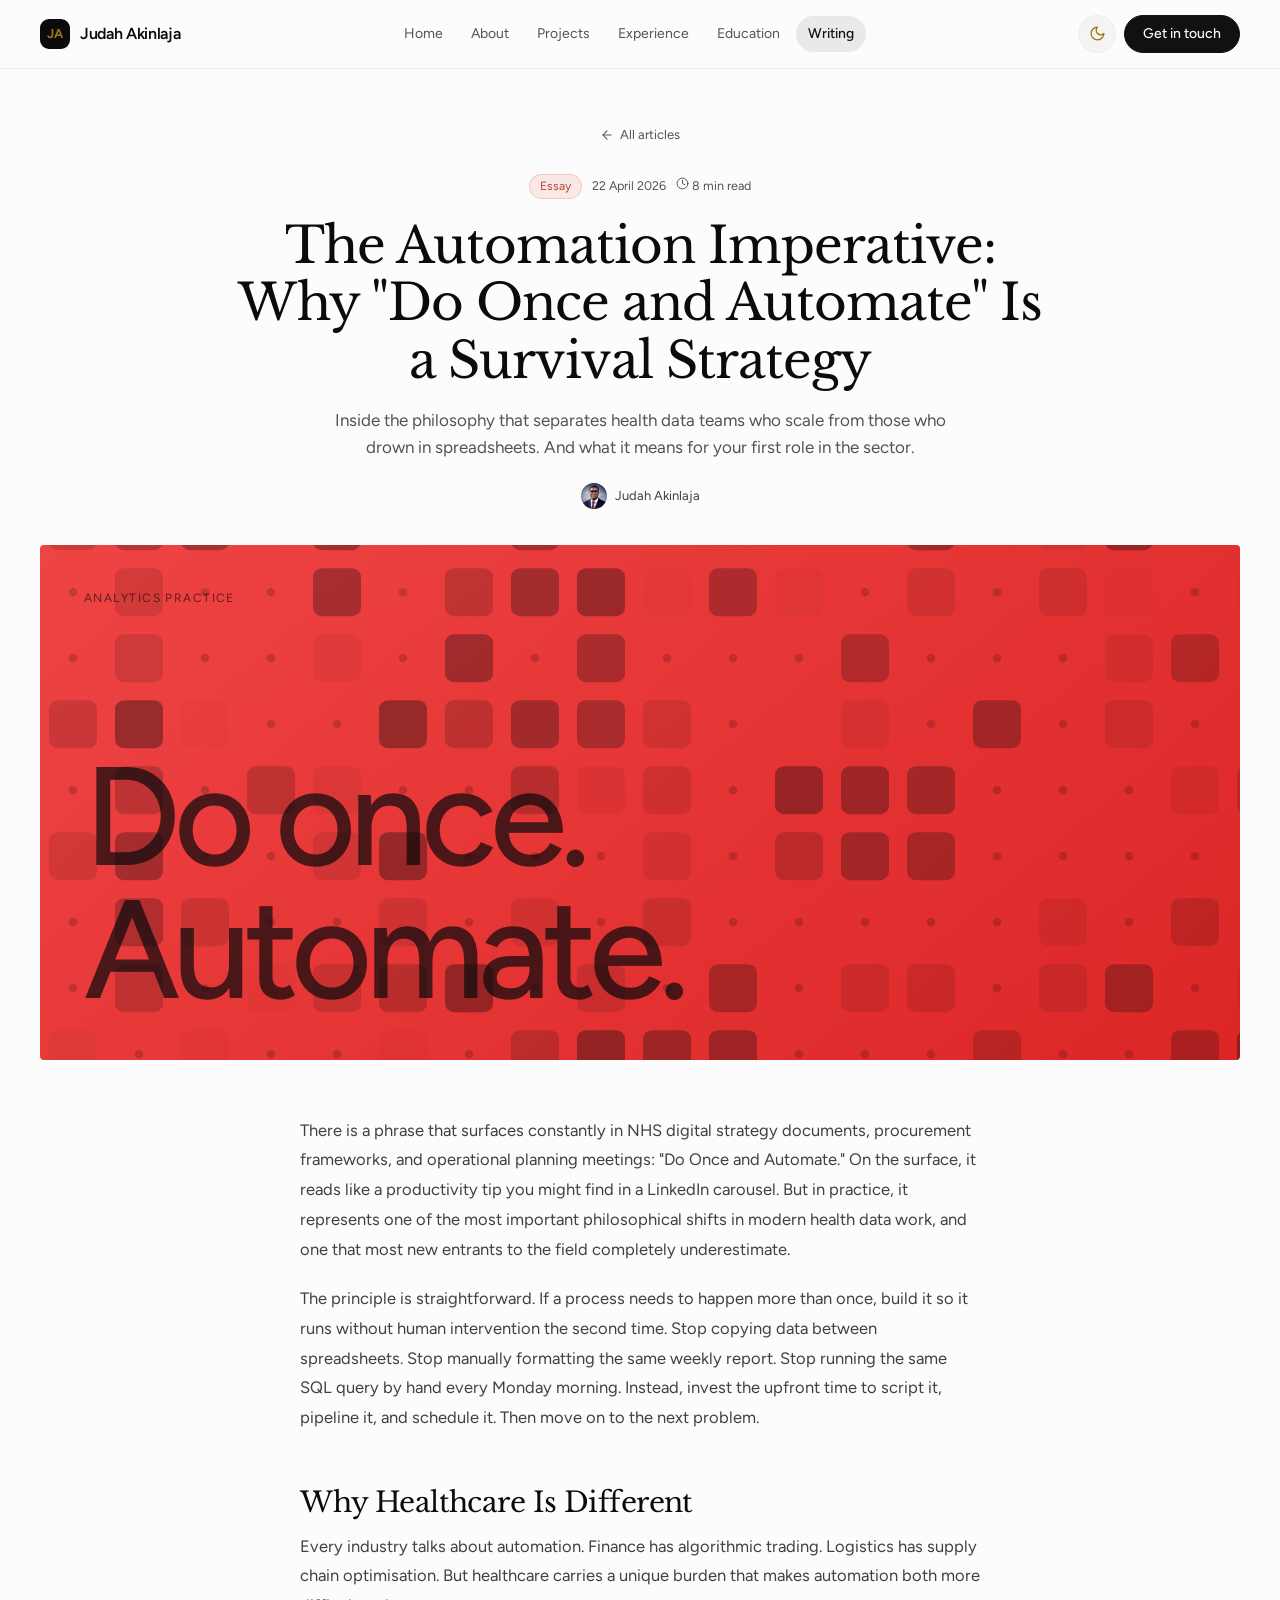
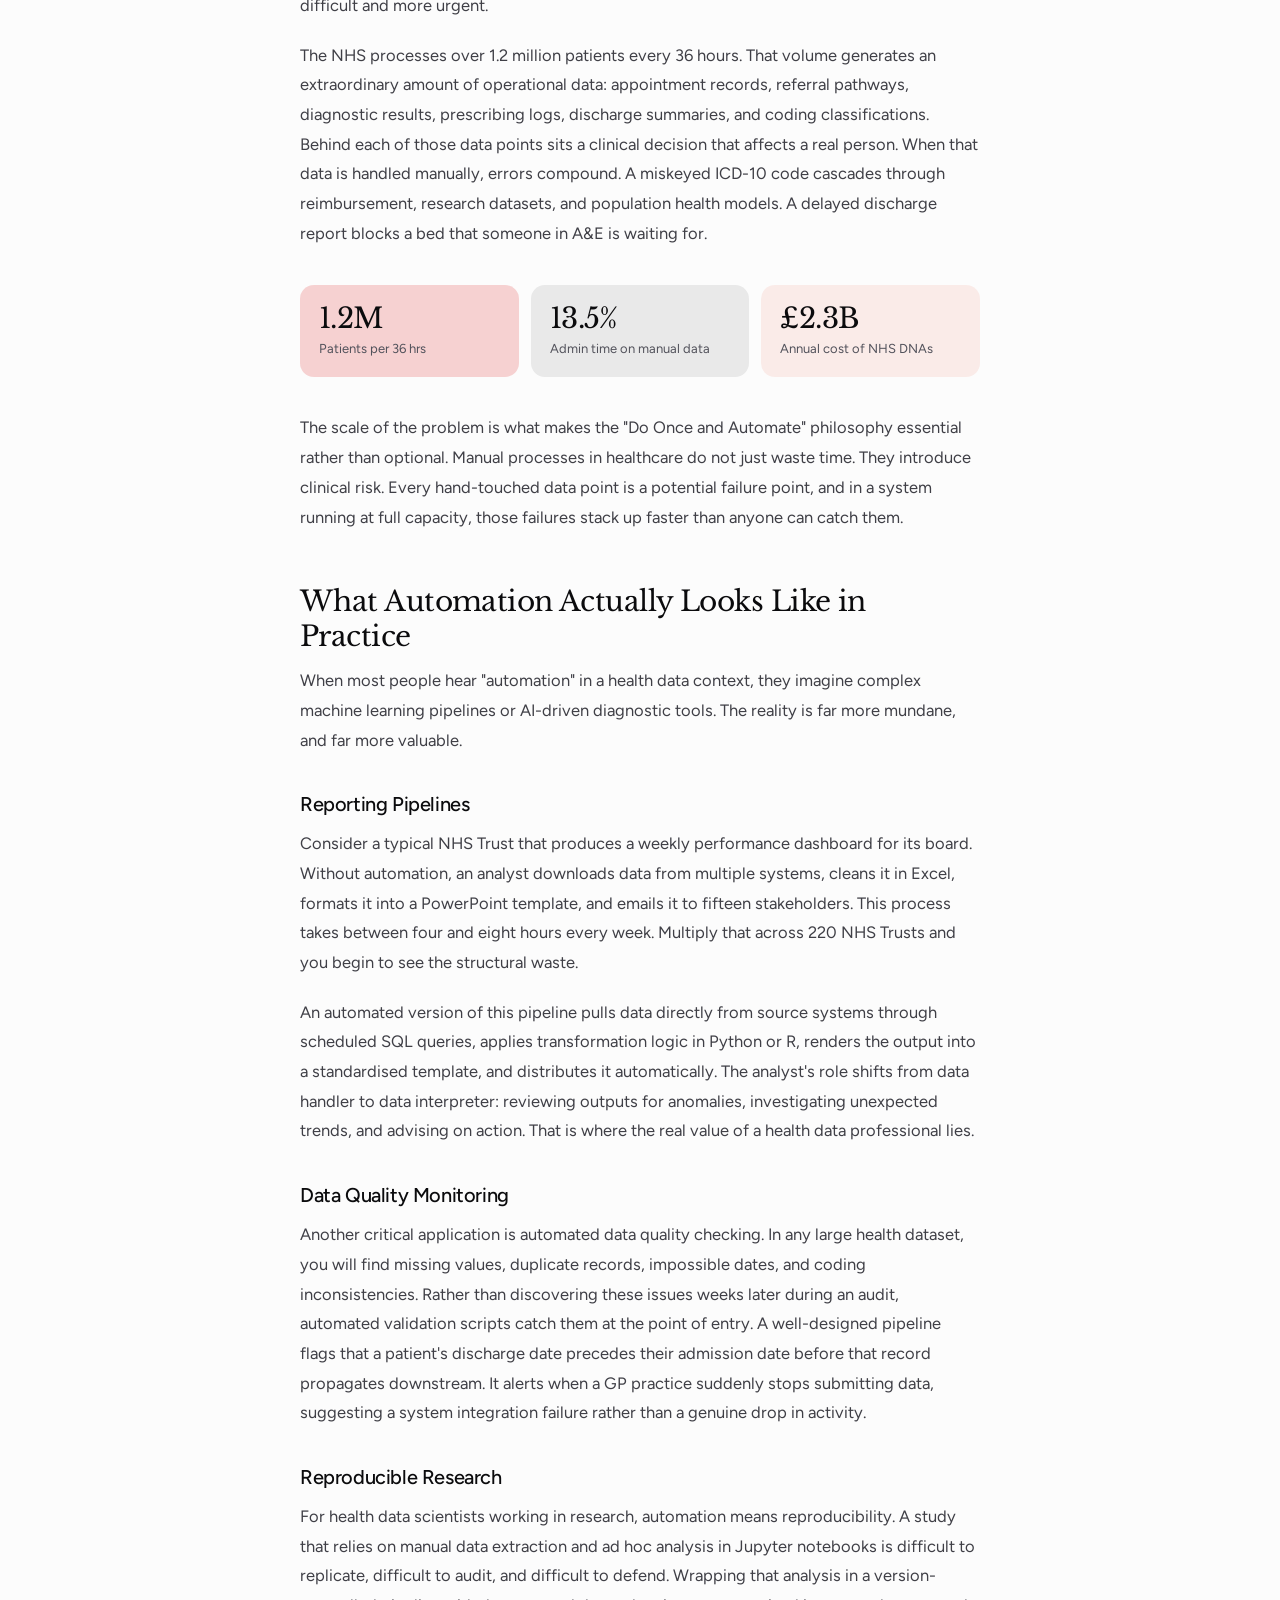
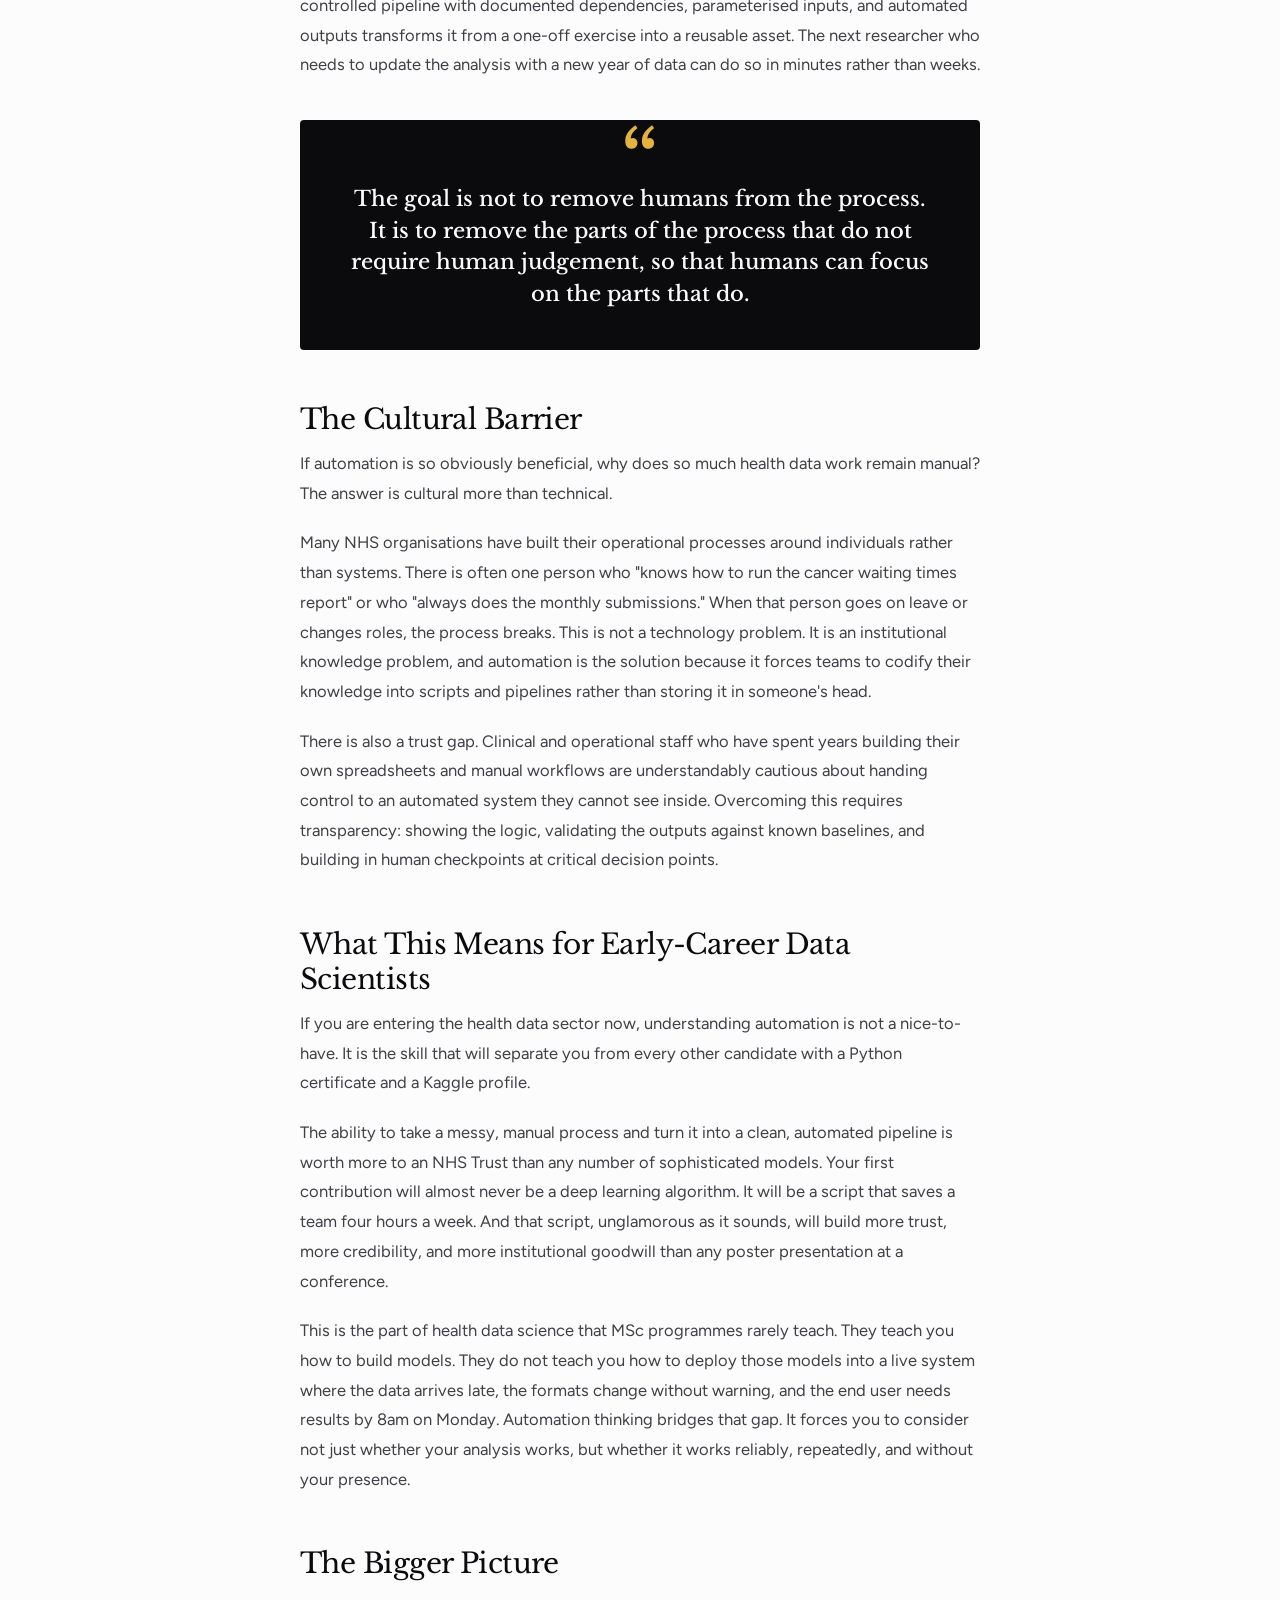
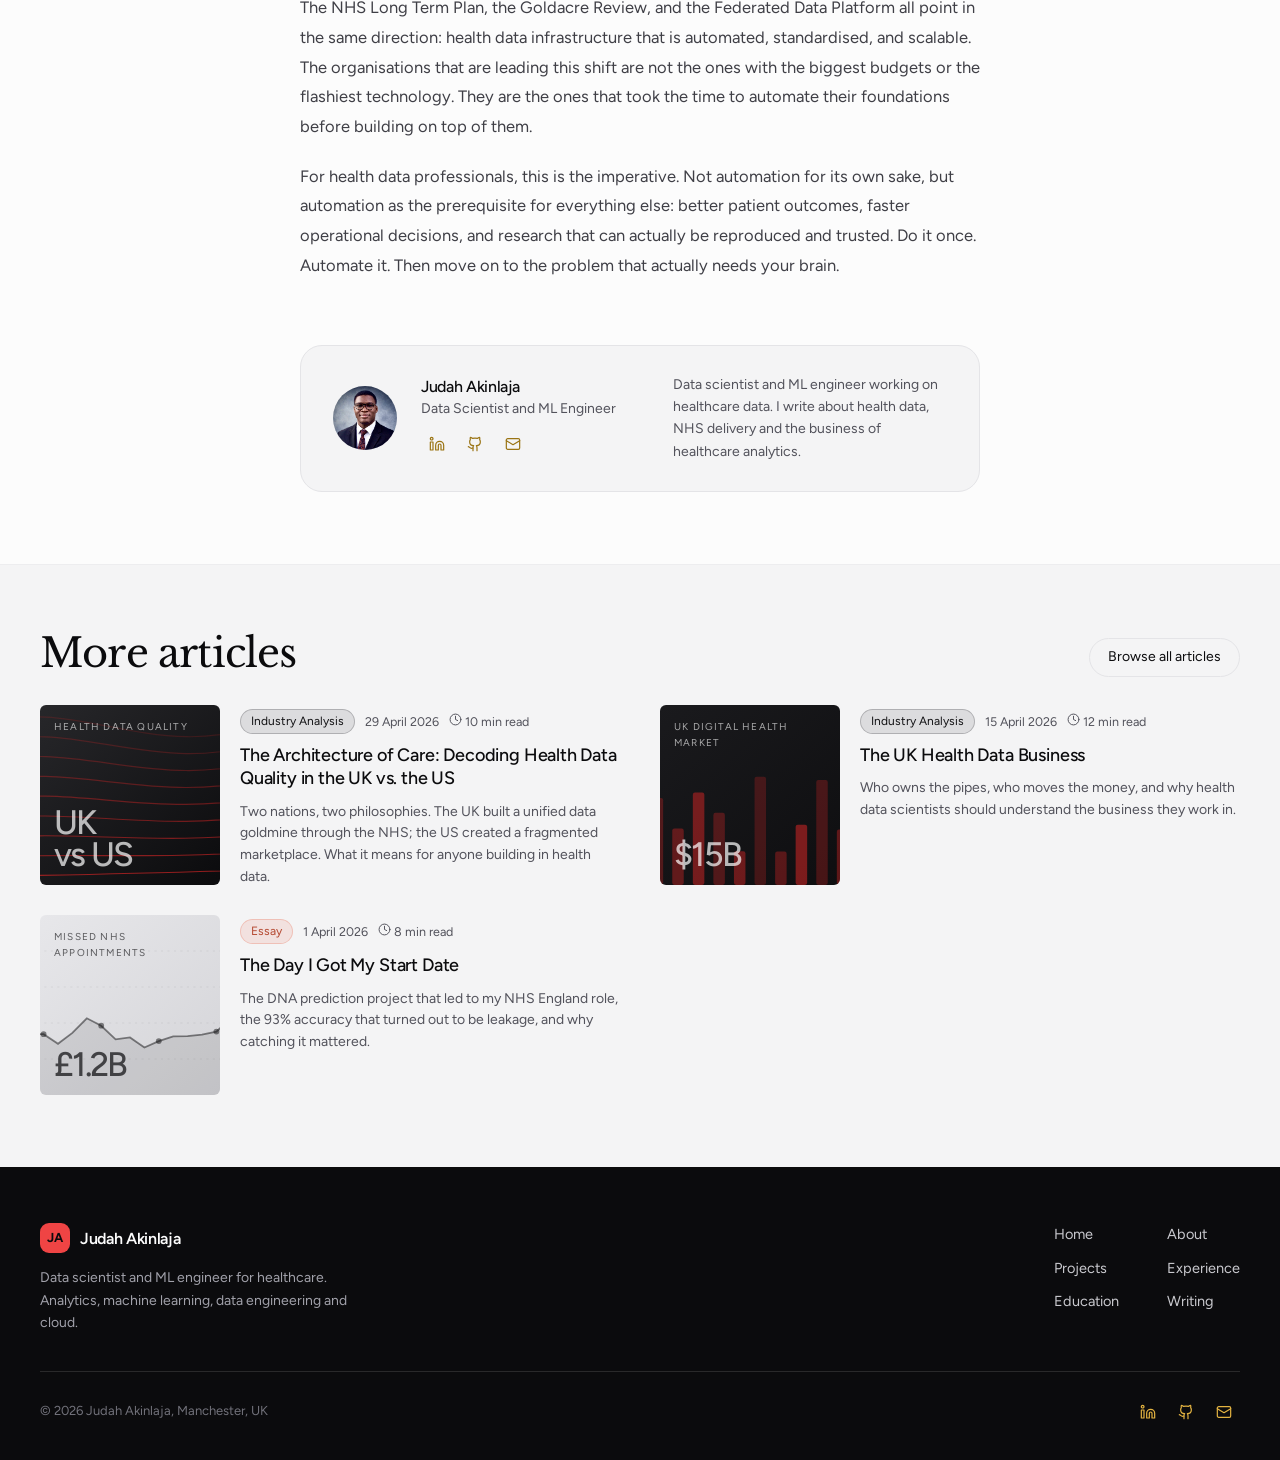
<file: posts/automation-imperative.html>
<!DOCTYPE html>
<html lang="en-GB">
<head>
<meta charset="utf-8">
<meta name="viewport" content="width=device-width, initial-scale=1">
<title>The Automation Imperative: Why &quot;Do Once and Automate&quot; Is a Survival Strategy | Judah Akinlaja</title>
<meta name="description" content="Inside the philosophy that separates health data teams who scale from those who drown in spreadsheets. And what it means for your first role in the sector.">
<meta property="og:title" content="The Automation Imperative: Why &quot;Do Once and Automate&quot; Is a Survival Strategy | Judah Akinlaja">
<meta property="og:description" content="Inside the philosophy that separates health data teams who scale from those who drown in spreadsheets. And what it means for your first role in the sector.">
<meta property="og:type" content="article">
<meta property="og:url" content="https://judahakinlajar.co.uk/posts/automation-imperative.html">
<meta property="og:site_name" content="Judah Akinlaja">
<meta property="og:image" content="https://judahakinlajar.co.uk/assets/og/posts-automation-imperative.png">
<meta property="og:image:width" content="1200">
<meta property="og:image:height" content="630">
<meta property="og:image:alt" content="The Automation Imperative: Why &quot;Do Once and Automate&quot; Is a Survival Strategy | Judah Akinlaja">
<meta name="twitter:card" content="summary_large_image">
<meta name="twitter:title" content="The Automation Imperative: Why &quot;Do Once and Automate&quot; Is a Survival Strategy | Judah Akinlaja">
<meta name="twitter:description" content="Inside the philosophy that separates health data teams who scale from those who drown in spreadsheets. And what it means for your first role in the sector.">
<meta name="twitter:image" content="https://judahakinlajar.co.uk/assets/og/posts-automation-imperative.png">
<link rel="canonical" href="https://judahakinlajar.co.uk/posts/automation-imperative.html">
<meta name="theme-color" content="#FCFCFC">
<script>(function(){var t;try{t=localStorage.getItem('theme')}catch(e){}if(!t){t=window.matchMedia&&matchMedia('(prefers-color-scheme: dark)').matches?'dark':'light'}document.documentElement.setAttribute('data-theme',t)})();</script>
<link rel="preconnect" href="https://fonts.googleapis.com">
<link rel="preconnect" href="https://fonts.gstatic.com" crossorigin>
<link href="https://fonts.googleapis.com/css2?family=Figtree:wght@400;500;600;700&family=Libre+Baskerville:ital,wght@0,400;0,700;1,400&display=swap" rel="stylesheet">
<link rel="stylesheet" href="../assets/css/site.css">
</head>
<body class="simple">
<header class="site-nav">
  <div class="container nav-inner">
    <a class="brand" href="../index.html" aria-label="Judah Akinlaja, home"><span class="brand-mark">JA</span><span>Judah Akinlaja</span></a>
    <nav aria-label="Main"><ul class="nav-links"><li><a href="../index.html">Home</a></li><li><a href="../about.html">About</a></li><li><a href="../portfolio.html">Projects</a></li><li><a href="../experience.html">Experience</a></li><li><a href="../qualifications.html">Education</a></li><li><a href="../publications.html" aria-current="page">Writing</a></li></ul></nav>
    <div class="nav-actions">
      <button class="theme-toggle" type="button" data-theme-toggle aria-label="Switch light or dark mode"><svg class="icon icon-moon" viewBox="0 0 24 24" fill="none" stroke="currentColor" stroke-width="1.8" stroke-linecap="round" stroke-linejoin="round" aria-hidden="true"><path d="M12 3a6 6 0 0 0 9 9 9 9 0 1 1-9-9Z"/></svg><svg class="icon icon-sun" viewBox="0 0 24 24" fill="none" stroke="currentColor" stroke-width="1.8" stroke-linecap="round" stroke-linejoin="round" aria-hidden="true"><circle cx="12" cy="12" r="4"/><path d="M12 2v2M12 20v2M4.93 4.93l1.41 1.41M17.66 17.66l1.41 1.41M2 12h2M20 12h2M6.34 17.66l-1.41 1.41M19.07 4.93l-1.41 1.41"/></svg></button>
      <a class="btn btn-dark" href="../contact.html">Get in touch</a>
      <button class="menu-btn" type="button" data-menu-open aria-label="Open menu"><svg class="icon" viewBox="0 0 24 24" fill="none" stroke="currentColor" stroke-width="1.8" stroke-linecap="round" stroke-linejoin="round" aria-hidden="true"><path d="M4 7h16M4 12h16M4 17h16"/></svg></button>
    </div>
  </div>
</header>
<div class="mobile-menu" aria-hidden="true">
  <div class="mobile-menu-head">
    <a class="brand" href="../index.html"><span class="brand-mark">JA</span><span>Judah Akinlaja</span></a>
    <button class="menu-btn" style="display:grid" type="button" data-menu-close aria-label="Close menu"><svg class="icon" viewBox="0 0 24 24" fill="none" stroke="currentColor" stroke-width="1.8" stroke-linecap="round" stroke-linejoin="round" aria-hidden="true"><path d="M18 6 6 18M6 6l12 12"/></svg></button>
  </div>
  <nav aria-label="Mobile"><a href="../index.html">Home</a><a href="../about.html">About</a><a href="../portfolio.html">Projects</a><a href="../experience.html">Experience</a><a href="../qualifications.html">Education</a><a href="../publications.html" aria-current="page">Writing</a></nav>
  <a class="btn btn-dark" href="../contact.html"><svg class="icon" viewBox="0 0 24 24" fill="none" stroke="currentColor" stroke-width="1.8" stroke-linecap="round" stroke-linejoin="round" aria-hidden="true"><rect x="2" y="4" width="20" height="16" rx="2"/><path d="m22 7-10 6L2 7"/></svg> Get in touch</a>
</div>
<main>
<header class="container article-head">
  <a class="back-link" href="../publications.html"><svg class="icon" viewBox="0 0 24 24" fill="none" stroke="currentColor" stroke-width="1.8" stroke-linecap="round" stroke-linejoin="round" aria-hidden="true"><path d="m12 19-7-7 7-7"/><path d="M19 12H5"/></svg> All articles</a>
  <div class="meta"><span class="pill pill-olive">Essay</span><span>22 April 2026</span><span class="sep"></span><span><svg class="icon" viewBox="0 0 24 24" fill="none" stroke="currentColor" stroke-width="1.8" stroke-linecap="round" stroke-linejoin="round" aria-hidden="true"><circle cx="12" cy="12" r="10"/><path d="M12 6v6l4 2"/></svg> 8 min read</span></div>
  <h1>The Automation Imperative: Why &quot;Do Once and Automate&quot; Is a Survival Strategy</h1>
  <p class="standfirst">Inside the philosophy that separates health data teams who scale from those who drown in spreadsheets. And what it means for your first role in the sector.</p>
  <div class="byline"><img src="../assets/judah.jpg" alt=""> Judah Akinlaja</div>
</header>
<div class="container"><div class="article-cover"><div class="cover v6"><svg viewBox="0 0 400 250" preserveAspectRatio="xMidYMid slice" aria-hidden="true"><rect x="3" y="3" width="16" height="16" rx="3" fill="currentColor" opacity="0.40"/><rect x="3" y="25" width="16" height="16" rx="3" fill="currentColor" opacity="0.35"/><circle cx="11.0" cy="55.0" r="1.4" fill="currentColor" opacity=".45"/><circle cx="11.0" cy="77.0" r="1.4" fill="currentColor" opacity=".45"/><rect x="3" y="91" width="16" height="16" rx="3" fill="currentColor" opacity="0.36"/><circle cx="11.0" cy="121.0" r="1.4" fill="currentColor" opacity=".45"/><rect x="3" y="135" width="16" height="16" rx="3" fill="currentColor" opacity="0.27"/><circle cx="11.0" cy="165.0" r="1.4" fill="currentColor" opacity=".45"/><circle cx="11.0" cy="187.0" r="1.4" fill="currentColor" opacity=".45"/><rect x="3" y="201" width="16" height="16" rx="3" fill="currentColor" opacity="0.08"/><circle cx="11.0" cy="231.0" r="1.4" fill="currentColor" opacity=".45"/><rect x="3" y="245" width="16" height="16" rx="3" fill="currentColor" opacity="0.87"/><circle cx="33.0" cy="11.0" r="1.4" fill="currentColor" opacity=".45"/><rect x="25" y="25" width="16" height="16" rx="3" fill="currentColor" opacity="0.60"/><rect x="25" y="47" width="16" height="16" rx="3" fill="currentColor" opacity="0.28"/><rect x="25" y="69" width="16" height="16" rx="3" fill="currentColor" opacity="0.32"/><rect x="25" y="91" width="16" height="16" rx="3" fill="currentColor" opacity="0.86"/><rect x="25" y="113" width="16" height="16" rx="3" fill="currentColor" opacity="0.49"/><rect x="25" y="135" width="16" height="16" rx="3" fill="currentColor" opacity="0.74"/><rect x="25" y="157" width="16" height="16" rx="3" fill="currentColor" opacity="0.61"/><rect x="25" y="179" width="16" height="16" rx="3" fill="currentColor" opacity="0.44"/><circle cx="33.0" cy="209.0" r="1.4" fill="currentColor" opacity=".45"/><rect x="25" y="223" width="16" height="16" rx="3" fill="currentColor" opacity="0.02"/><circle cx="33.0" cy="253.0" r="1.4" fill="currentColor" opacity=".45"/><circle cx="55.0" cy="11.0" r="1.4" fill="currentColor" opacity=".45"/><rect x="47" y="25" width="16" height="16" rx="3" fill="currentColor" opacity="0.74"/><circle cx="55.0" cy="55.0" r="1.4" fill="currentColor" opacity=".45"/><circle cx="55.0" cy="77.0" r="1.4" fill="currentColor" opacity=".45"/><rect x="47" y="91" width="16" height="16" rx="3" fill="currentColor" opacity="0.04"/><circle cx="55.0" cy="121.0" r="1.4" fill="currentColor" opacity=".45"/><circle cx="55.0" cy="143.0" r="1.4" fill="currentColor" opacity=".45"/><rect x="47" y="157" width="16" height="16" rx="3" fill="currentColor" opacity="0.31"/><circle cx="55.0" cy="187.0" r="1.4" fill="currentColor" opacity=".45"/><rect x="47" y="201" width="16" height="16" rx="3" fill="currentColor" opacity="0.07"/><circle cx="55.0" cy="231.0" r="1.4" fill="currentColor" opacity=".45"/><rect x="47" y="245" width="16" height="16" rx="3" fill="currentColor" opacity="0.51"/><circle cx="77.0" cy="11.0" r="1.4" fill="currentColor" opacity=".45"/><circle cx="77.0" cy="33.0" r="1.4" fill="currentColor" opacity=".45"/><circle cx="77.0" cy="55.0" r="1.4" fill="currentColor" opacity=".45"/><circle cx="77.0" cy="77.0" r="1.4" fill="currentColor" opacity=".45"/><circle cx="77.0" cy="99.0" r="1.4" fill="currentColor" opacity=".45"/><rect x="69" y="113" width="16" height="16" rx="3" fill="currentColor" opacity="0.47"/><circle cx="77.0" cy="143.0" r="1.4" fill="currentColor" opacity=".45"/><circle cx="77.0" cy="165.0" r="1.4" fill="currentColor" opacity=".45"/><rect x="69" y="179" width="16" height="16" rx="3" fill="currentColor" opacity="0.06"/><circle cx="77.0" cy="209.0" r="1.4" fill="currentColor" opacity=".45"/><circle cx="77.0" cy="231.0" r="1.4" fill="currentColor" opacity=".45"/><circle cx="77.0" cy="253.0" r="1.4" fill="currentColor" opacity=".45"/><circle cx="99.0" cy="11.0" r="1.4" fill="currentColor" opacity=".45"/><rect x="91" y="25" width="16" height="16" rx="3" fill="currentColor" opacity="0.77"/><rect x="91" y="47" width="16" height="16" rx="3" fill="currentColor" opacity="0.73"/><rect x="91" y="69" width="16" height="16" rx="3" fill="currentColor" opacity="0.11"/><circle cx="99.0" cy="99.0" r="1.4" fill="currentColor" opacity=".45"/><rect x="91" y="113" width="16" height="16" rx="3" fill="currentColor" opacity="0.13"/><rect x="91" y="135" width="16" height="16" rx="3" fill="currentColor" opacity="0.24"/><circle cx="99.0" cy="165.0" r="1.4" fill="currentColor" opacity=".45"/><rect x="91" y="179" width="16" height="16" rx="3" fill="currentColor" opacity="0.32"/><circle cx="99.0" cy="209.0" r="1.4" fill="currentColor" opacity=".45"/><rect x="91" y="223" width="16" height="16" rx="3" fill="currentColor" opacity="0.33"/><circle cx="99.0" cy="253.0" r="1.4" fill="currentColor" opacity=".45"/><circle cx="121.0" cy="11.0" r="1.4" fill="currentColor" opacity=".45"/><circle cx="121.0" cy="33.0" r="1.4" fill="currentColor" opacity=".45"/><circle cx="121.0" cy="55.0" r="1.4" fill="currentColor" opacity=".45"/><circle cx="121.0" cy="77.0" r="1.4" fill="currentColor" opacity=".45"/><rect x="113" y="91" width="16" height="16" rx="3" fill="currentColor" opacity="0.88"/><circle cx="121.0" cy="121.0" r="1.4" fill="currentColor" opacity=".45"/><rect x="113" y="135" width="16" height="16" rx="3" fill="currentColor" opacity="0.86"/><rect x="113" y="157" width="16" height="16" rx="3" fill="currentColor" opacity="0.26"/><rect x="113" y="179" width="16" height="16" rx="3" fill="currentColor" opacity="0.48"/><rect x="113" y="201" width="16" height="16" rx="3" fill="currentColor" opacity="0.07"/><rect x="113" y="223" width="16" height="16" rx="3" fill="currentColor" opacity="0.58"/><rect x="113" y="245" width="16" height="16" rx="3" fill="currentColor" opacity="0.78"/><circle cx="143.0" cy="11.0" r="1.4" fill="currentColor" opacity=".45"/><circle cx="143.0" cy="33.0" r="1.4" fill="currentColor" opacity=".45"/><rect x="135" y="47" width="16" height="16" rx="3" fill="currentColor" opacity="0.45"/><rect x="135" y="69" width="16" height="16" rx="3" fill="currentColor" opacity="0.77"/><rect x="135" y="91" width="16" height="16" rx="3" fill="currentColor" opacity="0.46"/><circle cx="143.0" cy="121.0" r="1.4" fill="currentColor" opacity=".45"/><circle cx="143.0" cy="143.0" r="1.4" fill="currentColor" opacity=".45"/><circle cx="143.0" cy="165.0" r="1.4" fill="currentColor" opacity=".45"/><rect x="135" y="179" width="16" height="16" rx="3" fill="currentColor" opacity="0.86"/><circle cx="143.0" cy="209.0" r="1.4" fill="currentColor" opacity=".45"/><rect x="135" y="223" width="16" height="16" rx="3" fill="currentColor" opacity="0.52"/><rect x="135" y="245" width="16" height="16" rx="3" fill="currentColor" opacity="0.07"/><rect x="157" y="3" width="16" height="16" rx="3" fill="currentColor" opacity="0.77"/><rect x="157" y="25" width="16" height="16" rx="3" fill="currentColor" opacity="0.72"/><rect x="157" y="47" width="16" height="16" rx="3" fill="currentColor" opacity="0.75"/><circle cx="165.0" cy="77.0" r="1.4" fill="currentColor" opacity=".45"/><rect x="157" y="91" width="16" height="16" rx="3" fill="currentColor" opacity="0.75"/><rect x="157" y="113" width="16" height="16" rx="3" fill="currentColor" opacity="0.51"/><circle cx="165.0" cy="143.0" r="1.4" fill="currentColor" opacity=".45"/><rect x="157" y="157" width="16" height="16" rx="3" fill="currentColor" opacity="0.22"/><circle cx="165.0" cy="187.0" r="1.4" fill="currentColor" opacity=".45"/><rect x="157" y="201" width="16" height="16" rx="3" fill="currentColor" opacity="0.43"/><circle cx="165.0" cy="231.0" r="1.4" fill="currentColor" opacity=".45"/><circle cx="165.0" cy="253.0" r="1.4" fill="currentColor" opacity=".45"/><rect x="179" y="3" width="16" height="16" rx="3" fill="currentColor" opacity="0.15"/><circle cx="187.0" cy="33.0" r="1.4" fill="currentColor" opacity=".45"/><rect x="179" y="47" width="16" height="16" rx="3" fill="currentColor" opacity="0.82"/><rect x="179" y="69" width="16" height="16" rx="3" fill="currentColor" opacity="0.67"/><rect x="179" y="91" width="16" height="16" rx="3" fill="currentColor" opacity="0.66"/><rect x="179" y="113" width="16" height="16" rx="3" fill="currentColor" opacity="0.11"/><circle cx="187.0" cy="143.0" r="1.4" fill="currentColor" opacity=".45"/><circle cx="187.0" cy="165.0" r="1.4" fill="currentColor" opacity=".45"/><rect x="179" y="179" width="16" height="16" rx="3" fill="currentColor" opacity="0.30"/><rect x="179" y="201" width="16" height="16" rx="3" fill="currentColor" opacity="0.88"/><circle cx="187.0" cy="231.0" r="1.4" fill="currentColor" opacity=".45"/><circle cx="187.0" cy="253.0" r="1.4" fill="currentColor" opacity=".45"/><circle cx="209.0" cy="11.0" r="1.4" fill="currentColor" opacity=".45"/><circle cx="209.0" cy="33.0" r="1.4" fill="currentColor" opacity=".45"/><rect x="201" y="47" width="16" height="16" rx="3" fill="currentColor" opacity="0.06"/><circle cx="209.0" cy="77.0" r="1.4" fill="currentColor" opacity=".45"/><rect x="201" y="91" width="16" height="16" rx="3" fill="currentColor" opacity="0.24"/><rect x="201" y="113" width="16" height="16" rx="3" fill="currentColor" opacity="0.26"/><rect x="201" y="135" width="16" height="16" rx="3" fill="currentColor" opacity="0.19"/><rect x="201" y="157" width="16" height="16" rx="3" fill="currentColor" opacity="0.29"/><circle cx="209.0" cy="187.0" r="1.4" fill="currentColor" opacity=".45"/><rect x="201" y="201" width="16" height="16" rx="3" fill="currentColor" opacity="0.76"/><rect x="201" y="223" width="16" height="16" rx="3" fill="currentColor" opacity="0.51"/><circle cx="209.0" cy="253.0" r="1.4" fill="currentColor" opacity=".45"/><circle cx="231.0" cy="11.0" r="1.4" fill="currentColor" opacity=".45"/><circle cx="231.0" cy="33.0" r="1.4" fill="currentColor" opacity=".45"/><rect x="223" y="47" width="16" height="16" rx="3" fill="currentColor" opacity="0.63"/><circle cx="231.0" cy="77.0" r="1.4" fill="currentColor" opacity=".45"/><circle cx="231.0" cy="99.0" r="1.4" fill="currentColor" opacity=".45"/><circle cx="231.0" cy="121.0" r="1.4" fill="currentColor" opacity=".45"/><circle cx="231.0" cy="143.0" r="1.4" fill="currentColor" opacity=".45"/><circle cx="231.0" cy="165.0" r="1.4" fill="currentColor" opacity=".45"/><rect x="223" y="179" width="16" height="16" rx="3" fill="currentColor" opacity="0.63"/><rect x="223" y="201" width="16" height="16" rx="3" fill="currentColor" opacity="0.74"/><circle cx="231.0" cy="231.0" r="1.4" fill="currentColor" opacity=".45"/><rect x="223" y="245" width="16" height="16" rx="3" fill="currentColor" opacity="0.66"/><circle cx="253.0" cy="11.0" r="1.4" fill="currentColor" opacity=".45"/><circle cx="253.0" cy="33.0" r="1.4" fill="currentColor" opacity=".45"/><rect x="245" y="47" width="16" height="16" rx="3" fill="currentColor" opacity="0.07"/><circle cx="253.0" cy="77.0" r="1.4" fill="currentColor" opacity=".45"/><rect x="245" y="91" width="16" height="16" rx="3" fill="currentColor" opacity="0.00"/><rect x="245" y="113" width="16" height="16" rx="3" fill="currentColor" opacity="0.83"/><rect x="245" y="135" width="16" height="16" rx="3" fill="currentColor" opacity="0.42"/><circle cx="253.0" cy="165.0" r="1.4" fill="currentColor" opacity=".45"/><circle cx="253.0" cy="187.0" r="1.4" fill="currentColor" opacity=".45"/><circle cx="253.0" cy="209.0" r="1.4" fill="currentColor" opacity=".45"/><rect x="245" y="223" width="16" height="16" rx="3" fill="currentColor" opacity="0.10"/><rect x="245" y="245" width="16" height="16" rx="3" fill="currentColor" opacity="0.45"/><circle cx="275.0" cy="11.0" r="1.4" fill="currentColor" opacity=".45"/><circle cx="275.0" cy="33.0" r="1.4" fill="currentColor" opacity=".45"/><circle cx="275.0" cy="55.0" r="1.4" fill="currentColor" opacity=".45"/><rect x="267" y="69" width="16" height="16" rx="3" fill="currentColor" opacity="0.55"/><rect x="267" y="91" width="16" height="16" rx="3" fill="currentColor" opacity="0.15"/><rect x="267" y="113" width="16" height="16" rx="3" fill="currentColor" opacity="0.78"/><rect x="267" y="135" width="16" height="16" rx="3" fill="currentColor" opacity="0.70"/><circle cx="275.0" cy="165.0" r="1.4" fill="currentColor" opacity=".45"/><rect x="267" y="179" width="16" height="16" rx="3" fill="currentColor" opacity="0.25"/><circle cx="275.0" cy="209.0" r="1.4" fill="currentColor" opacity=".45"/><rect x="267" y="223" width="16" height="16" rx="3" fill="currentColor" opacity="0.74"/><rect x="267" y="245" width="16" height="16" rx="3" fill="currentColor" opacity="0.56"/><rect x="289" y="3" width="16" height="16" rx="3" fill="currentColor" opacity="0.31"/><rect x="289" y="25" width="16" height="16" rx="3" fill="currentColor" opacity="0.72"/><rect x="289" y="47" width="16" height="16" rx="3" fill="currentColor" opacity="0.23"/><circle cx="297.0" cy="77.0" r="1.4" fill="currentColor" opacity=".45"/><circle cx="297.0" cy="99.0" r="1.4" fill="currentColor" opacity=".45"/><rect x="289" y="113" width="16" height="16" rx="3" fill="currentColor" opacity="0.69"/><rect x="289" y="135" width="16" height="16" rx="3" fill="currentColor" opacity="0.66"/><circle cx="297.0" cy="165.0" r="1.4" fill="currentColor" opacity=".45"/><rect x="289" y="179" width="16" height="16" rx="3" fill="currentColor" opacity="0.25"/><circle cx="297.0" cy="209.0" r="1.4" fill="currentColor" opacity=".45"/><rect x="289" y="223" width="16" height="16" rx="3" fill="currentColor" opacity="0.61"/><rect x="289" y="245" width="16" height="16" rx="3" fill="currentColor" opacity="0.66"/><rect x="311" y="3" width="16" height="16" rx="3" fill="currentColor" opacity="0.47"/><rect x="311" y="25" width="16" height="16" rx="3" fill="currentColor" opacity="0.02"/><circle cx="319.0" cy="55.0" r="1.4" fill="currentColor" opacity=".45"/><circle cx="319.0" cy="77.0" r="1.4" fill="currentColor" opacity=".45"/><rect x="311" y="91" width="16" height="16" rx="3" fill="currentColor" opacity="0.70"/><circle cx="319.0" cy="121.0" r="1.4" fill="currentColor" opacity=".45"/><circle cx="319.0" cy="143.0" r="1.4" fill="currentColor" opacity=".45"/><circle cx="319.0" cy="165.0" r="1.4" fill="currentColor" opacity=".45"/><circle cx="319.0" cy="187.0" r="1.4" fill="currentColor" opacity=".45"/><rect x="311" y="201" width="16" height="16" rx="3" fill="currentColor" opacity="0.44"/><rect x="311" y="223" width="16" height="16" rx="3" fill="currentColor" opacity="0.08"/><rect x="311" y="245" width="16" height="16" rx="3" fill="currentColor" opacity="0.32"/><circle cx="341.0" cy="11.0" r="1.4" fill="currentColor" opacity=".45"/><rect x="333" y="25" width="16" height="16" rx="3" fill="currentColor" opacity="0.13"/><rect x="333" y="47" width="16" height="16" rx="3" fill="currentColor" opacity="0.24"/><circle cx="341.0" cy="77.0" r="1.4" fill="currentColor" opacity=".45"/><circle cx="341.0" cy="99.0" r="1.4" fill="currentColor" opacity=".45"/><circle cx="341.0" cy="121.0" r="1.4" fill="currentColor" opacity=".45"/><circle cx="341.0" cy="143.0" r="1.4" fill="currentColor" opacity=".45"/><rect x="333" y="157" width="16" height="16" rx="3" fill="currentColor" opacity="0.17"/><rect x="333" y="179" width="16" height="16" rx="3" fill="currentColor" opacity="0.24"/><circle cx="341.0" cy="209.0" r="1.4" fill="currentColor" opacity=".45"/><circle cx="341.0" cy="231.0" r="1.4" fill="currentColor" opacity=".45"/><rect x="333" y="245" width="16" height="16" rx="3" fill="currentColor" opacity="0.88"/><circle cx="363.0" cy="11.0" r="1.4" fill="currentColor" opacity=".45"/><rect x="355" y="25" width="16" height="16" rx="3" fill="currentColor" opacity="0.81"/><rect x="355" y="47" width="16" height="16" rx="3" fill="currentColor" opacity="0.06"/><rect x="355" y="69" width="16" height="16" rx="3" fill="currentColor" opacity="0.17"/><rect x="355" y="91" width="16" height="16" rx="3" fill="currentColor" opacity="0.23"/><circle cx="363.0" cy="121.0" r="1.4" fill="currentColor" opacity=".45"/><circle cx="363.0" cy="143.0" r="1.4" fill="currentColor" opacity=".45"/><circle cx="363.0" cy="165.0" r="1.4" fill="currentColor" opacity=".45"/><rect x="355" y="179" width="16" height="16" rx="3" fill="currentColor" opacity="0.66"/><circle cx="363.0" cy="209.0" r="1.4" fill="currentColor" opacity=".45"/><rect x="355" y="223" width="16" height="16" rx="3" fill="currentColor" opacity="0.11"/><circle cx="363.0" cy="253.0" r="1.4" fill="currentColor" opacity=".45"/><rect x="377" y="3" width="16" height="16" rx="3" fill="currentColor" opacity="0.11"/><circle cx="385.0" cy="33.0" r="1.4" fill="currentColor" opacity=".45"/><circle cx="385.0" cy="55.0" r="1.4" fill="currentColor" opacity=".45"/><rect x="377" y="69" width="16" height="16" rx="3" fill="currentColor" opacity="0.50"/><circle cx="385.0" cy="99.0" r="1.4" fill="currentColor" opacity=".45"/><rect x="377" y="113" width="16" height="16" rx="3" fill="currentColor" opacity="0.15"/><circle cx="385.0" cy="143.0" r="1.4" fill="currentColor" opacity=".45"/><rect x="377" y="157" width="16" height="16" rx="3" fill="currentColor" opacity="0.35"/><circle cx="385.0" cy="187.0" r="1.4" fill="currentColor" opacity=".45"/><rect x="377" y="201" width="16" height="16" rx="3" fill="currentColor" opacity="0.57"/><rect x="377" y="223" width="16" height="16" rx="3" fill="currentColor" opacity="0.44"/><rect x="377" y="245" width="16" height="16" rx="3" fill="currentColor" opacity="0.72"/><rect x="399" y="3" width="16" height="16" rx="3" fill="currentColor" opacity="0.81"/><rect x="399" y="25" width="16" height="16" rx="3" fill="currentColor" opacity="0.80"/><rect x="399" y="47" width="16" height="16" rx="3" fill="currentColor" opacity="0.06"/><circle cx="407.0" cy="77.0" r="1.4" fill="currentColor" opacity=".45"/><circle cx="407.0" cy="99.0" r="1.4" fill="currentColor" opacity=".45"/><rect x="399" y="113" width="16" height="16" rx="3" fill="currentColor" opacity="0.37"/><circle cx="407.0" cy="143.0" r="1.4" fill="currentColor" opacity=".45"/><circle cx="407.0" cy="165.0" r="1.4" fill="currentColor" opacity=".45"/><rect x="399" y="179" width="16" height="16" rx="3" fill="currentColor" opacity="0.15"/><rect x="399" y="201" width="16" height="16" rx="3" fill="currentColor" opacity="0.83"/><circle cx="407.0" cy="231.0" r="1.4" fill="currentColor" opacity=".45"/><circle cx="407.0" cy="253.0" r="1.4" fill="currentColor" opacity=".45"/></svg><div class="cover-type"><span class="small">Analytics practice</span><span class="big">Do once.<br>Automate.</span></div></div></div></div>
<article class="container-narrow article-body">
<p>There is a phrase that surfaces constantly in NHS digital strategy documents, procurement frameworks, and operational planning meetings: "Do Once and Automate." On the surface, it reads like a productivity tip you might find in a LinkedIn carousel. But in practice, it represents one of the most important philosophical shifts in modern health data work, and one that most new entrants to the field completely underestimate.</p>
<p>The principle is straightforward. If a process needs to happen more than once, build it so it runs without human intervention the second time. Stop copying data between spreadsheets. Stop manually formatting the same weekly report. Stop running the same SQL query by hand every Monday morning. Instead, invest the upfront time to script it, pipeline it, and schedule it. Then move on to the next problem.</p>
<h2>Why Healthcare Is Different</h2>
<p>Every industry talks about automation. Finance has algorithmic trading. Logistics has supply chain optimisation. But healthcare carries a unique burden that makes automation both more difficult and more urgent.</p>
<p>The NHS processes over 1.2 million patients every 36 hours. That volume generates an extraordinary amount of operational data: appointment records, referral pathways, diagnostic results, prescribing logs, discharge summaries, and coding classifications. Behind each of those data points sits a clinical decision that affects a real person. When that data is handled manually, errors compound. A miskeyed ICD-10 code cascades through reimbursement, research datasets, and population health models. A delayed discharge report blocks a bed that someone in A&amp;E is waiting for.</p>
<div class="stat-row">
<div class="stat-item"><span class="stat-num">1.2M</span><span class="stat-label">Patients per 36 hrs</span></div>
<div class="stat-item"><span class="stat-num">13.5%</span><span class="stat-label">Admin time on manual data</span></div>
<div class="stat-item"><span class="stat-num">£2.3B</span><span class="stat-label">Annual cost of NHS DNAs</span></div>
</div>
<p>The scale of the problem is what makes the "Do Once and Automate" philosophy essential rather than optional. Manual processes in healthcare do not just waste time. They introduce clinical risk. Every hand-touched data point is a potential failure point, and in a system running at full capacity, those failures stack up faster than anyone can catch them.</p>
<h2>What Automation Actually Looks Like in Practice</h2>
<p>When most people hear "automation" in a health data context, they imagine complex machine learning pipelines or AI-driven diagnostic tools. The reality is far more mundane, and far more valuable.</p>
<h3>Reporting Pipelines</h3>
<p>Consider a typical NHS Trust that produces a weekly performance dashboard for its board. Without automation, an analyst downloads data from multiple systems, cleans it in Excel, formats it into a PowerPoint template, and emails it to fifteen stakeholders. This process takes between four and eight hours every week. Multiply that across 220 NHS Trusts and you begin to see the structural waste.</p>
<p>An automated version of this pipeline pulls data directly from source systems through scheduled SQL queries, applies transformation logic in Python or R, renders the output into a standardised template, and distributes it automatically. The analyst's role shifts from data handler to data interpreter: reviewing outputs for anomalies, investigating unexpected trends, and advising on action. That is where the real value of a health data professional lies.</p>
<h3>Data Quality Monitoring</h3>
<p>Another critical application is automated data quality checking. In any large health dataset, you will find missing values, duplicate records, impossible dates, and coding inconsistencies. Rather than discovering these issues weeks later during an audit, automated validation scripts catch them at the point of entry. A well-designed pipeline flags that a patient's discharge date precedes their admission date before that record propagates downstream. It alerts when a GP practice suddenly stops submitting data, suggesting a system integration failure rather than a genuine drop in activity.</p>
<h3>Reproducible Research</h3>
<p>For health data scientists working in research, automation means reproducibility. A study that relies on manual data extraction and ad hoc analysis in Jupyter notebooks is difficult to replicate, difficult to audit, and difficult to defend. Wrapping that analysis in a version-controlled pipeline with documented dependencies, parameterised inputs, and automated outputs transforms it from a one-off exercise into a reusable asset. The next researcher who needs to update the analysis with a new year of data can do so in minutes rather than weeks.</p>
<div class="pull-quote">The goal is not to remove humans from the process. It is to remove the parts of the process that do not require human judgement, so that humans can focus on the parts that do.</div>
<h2>The Cultural Barrier</h2>
<p>If automation is so obviously beneficial, why does so much health data work remain manual? The answer is cultural more than technical.</p>
<p>Many NHS organisations have built their operational processes around individuals rather than systems. There is often one person who "knows how to run the cancer waiting times report" or who "always does the monthly submissions." When that person goes on leave or changes roles, the process breaks. This is not a technology problem. It is an institutional knowledge problem, and automation is the solution because it forces teams to codify their knowledge into scripts and pipelines rather than storing it in someone's head.</p>
<p>There is also a trust gap. Clinical and operational staff who have spent years building their own spreadsheets and manual workflows are understandably cautious about handing control to an automated system they cannot see inside. Overcoming this requires transparency: showing the logic, validating the outputs against known baselines, and building in human checkpoints at critical decision points.</p>
<h2>What This Means for Early-Career Data Scientists</h2>
<p>If you are entering the health data sector now, understanding automation is not a nice-to-have. It is the skill that will separate you from every other candidate with a Python certificate and a Kaggle profile.</p>
<p>The ability to take a messy, manual process and turn it into a clean, automated pipeline is worth more to an NHS Trust than any number of sophisticated models. Your first contribution will almost never be a deep learning algorithm. It will be a script that saves a team four hours a week. And that script, unglamorous as it sounds, will build more trust, more credibility, and more institutional goodwill than any poster presentation at a conference.</p>
<p>This is the part of health data science that MSc programmes rarely teach. They teach you how to build models. They do not teach you how to deploy those models into a live system where the data arrives late, the formats change without warning, and the end user needs results by 8am on Monday. Automation thinking bridges that gap. It forces you to consider not just whether your analysis works, but whether it works reliably, repeatedly, and without your presence.</p>
<h2>The Bigger Picture</h2>
<p>The NHS Long Term Plan, the Goldacre Review, and the Federated Data Platform all point in the same direction: health data infrastructure that is automated, standardised, and scalable. The organisations that are leading this shift are not the ones with the biggest budgets or the flashiest technology. They are the ones that took the time to automate their foundations before building on top of them.</p>
<p>For health data professionals, this is the imperative. Not automation for its own sake, but automation as the prerequisite for everything else: better patient outcomes, faster operational decisions, and research that can actually be reproduced and trusted. Do it once. Automate it. Then move on to the problem that actually needs your brain.</p>
</article>
<div class="container-narrow">
  <div class="author-card">
    <img src="../assets/judah.jpg" alt="Judah Akinlaja">
    <div><h3>Judah Akinlaja</h3><p class="role-place">Data Scientist and ML Engineer</p><div class="socials"><a href="https://www.linkedin.com/in/judah-akinlaja-a10385194" target="_blank" rel="noopener" aria-label="LinkedIn"><svg class="icon" viewBox="0 0 24 24" fill="none" stroke="currentColor" stroke-width="1.8" stroke-linecap="round" stroke-linejoin="round" aria-hidden="true"><path d="M16 8a6 6 0 0 1 6 6v7h-4v-7a2 2 0 0 0-2-2 2 2 0 0 0-2 2v7h-4v-7a6 6 0 0 1 6-6z"/><rect width="4" height="12" x="2" y="9"/><circle cx="4" cy="4" r="2"/></svg></a><a href="https://github.com/Akinlajar" target="_blank" rel="noopener" aria-label="GitHub"><svg class="icon" viewBox="0 0 24 24" fill="none" stroke="currentColor" stroke-width="1.8" stroke-linecap="round" stroke-linejoin="round" aria-hidden="true"><path d="M15 22v-4a4.8 4.8 0 0 0-1-3.5c3 0 6-2 6-5.5.08-1.25-.27-2.48-1-3.5.28-1.15.28-2.35 0-3.5 0 0-1 0-3 1.5-2.64-.5-5.36-.5-8 0C6 2 5 2 5 2c-.3 1.15-.3 2.35 0 3.5A5.4 5.4 0 0 0 4 9c0 3.5 3 5.5 6 5.5-.39.49-.68 1.05-.85 1.65-.17.6-.22 1.23-.15 1.85v4"/><path d="M9 18c-4.51 2-5-2-7-2"/></svg></a><a href="mailto:judahakinlajar@gmail.com" aria-label="Email"><svg class="icon" viewBox="0 0 24 24" fill="none" stroke="currentColor" stroke-width="1.8" stroke-linecap="round" stroke-linejoin="round" aria-hidden="true"><rect x="2" y="4" width="20" height="16" rx="2"/><path d="m22 7-10 6L2 7"/></svg></a></div></div>
    <p>Data scientist and ML engineer working on healthcare data. I write about health data, NHS delivery and the business of healthcare analytics.</p>
  </div>
</div>
<section class="related">
  <div class="container">
    <div class="section-head"><h2 class="section-title">More articles</h2><a class="btn btn-outline" href="../publications.html">Browse all articles</a></div>
    <div class="post-list"><a class="post-row" href="../posts/architecture-of-care.html" data-category="Industry Analysis">
  <div class="post-row-cover"><div class="cover v1"><svg viewBox="0 0 400 250" preserveAspectRatio="xMidYMid slice" aria-hidden="true"><path d="M0 30 C 120.0 -20, 240.0 90, 400 20" fill="none" stroke="currentColor" stroke-width="1.6" opacity="0.25"/><path d="M0 56 C 120.0 12, 240.0 108, 400 46" fill="none" stroke="currentColor" stroke-width="1.6" opacity="0.33"/><path d="M0 82 C 120.0 44, 240.0 126, 400 72" fill="none" stroke="currentColor" stroke-width="1.6" opacity="0.41"/><path d="M0 108 C 120.0 76, 240.0 144, 400 98" fill="none" stroke="currentColor" stroke-width="1.6" opacity="0.49"/><path d="M0 134 C 120.0 108, 240.0 162, 400 124" fill="none" stroke="currentColor" stroke-width="1.6" opacity="0.57"/><path d="M0 160 C 120.0 140, 240.0 180, 400 150" fill="none" stroke="currentColor" stroke-width="1.6" opacity="0.65"/><path d="M0 186 C 120.0 172, 240.0 198, 400 176" fill="none" stroke="currentColor" stroke-width="1.6" opacity="0.73"/><path d="M0 212 C 120.0 204, 240.0 216, 400 202" fill="none" stroke="currentColor" stroke-width="1.6" opacity="0.81"/><path d="M0 238 C 120.0 236, 240.0 234, 400 228" fill="none" stroke="currentColor" stroke-width="1.6" opacity="0.89"/></svg><div class="cover-type"><span class="small">Health data quality</span><span class="big">UK<br>vs US</span></div></div></div>
  <div class="post-row-body">
    <div class="meta"><span class="pill pill-plum">Industry Analysis</span><span>29 April 2026</span><span class="sep"></span><span><svg class="icon" viewBox="0 0 24 24" fill="none" stroke="currentColor" stroke-width="1.8" stroke-linecap="round" stroke-linejoin="round" aria-hidden="true"><circle cx="12" cy="12" r="10"/><path d="M12 6v6l4 2"/></svg> 10 min read</span></div>
    <h3>The Architecture of Care: Decoding Health Data Quality in the UK vs. the US</h3>
    <p>Two nations, two philosophies. The UK built a unified data goldmine through the NHS; the US created a fragmented marketplace. What it means for anyone building in health data.</p>
  </div>
</a><a class="post-row" href="../posts/uk-health-data-business.html" data-category="Industry Analysis">
  <div class="post-row-cover"><div class="cover v3"><svg viewBox="0 0 400 250" preserveAspectRatio="xMidYMid slice" aria-hidden="true"><rect x="6.3" y="217.7" width="16.0" height="32.3" rx="3" fill="currentColor" opacity="0.47"/><rect x="34.9" y="136.8" width="16.0" height="113.2" rx="3" fill="currentColor" opacity="0.58"/><rect x="63.4" y="129.3" width="16.0" height="120.7" rx="3" fill="currentColor" opacity="0.51"/><rect x="92.0" y="171.5" width="16.0" height="78.5" rx="3" fill="currentColor" opacity="0.65"/><rect x="120.6" y="121.6" width="16.0" height="128.4" rx="3" fill="currentColor" opacity="0.81"/><rect x="149.1" y="149.8" width="16.0" height="100.2" rx="3" fill="currentColor" opacity="0.52"/><rect x="177.7" y="203.1" width="16.0" height="46.9" rx="3" fill="currentColor" opacity="0.75"/><rect x="206.3" y="99.5" width="16.0" height="150.5" rx="3" fill="currentColor" opacity="0.41"/><rect x="234.9" y="203.6" width="16.0" height="46.4" rx="3" fill="currentColor" opacity="0.59"/><rect x="263.4" y="166.2" width="16.0" height="83.8" rx="3" fill="currentColor" opacity="0.88"/><rect x="292.0" y="104.1" width="16.0" height="145.9" rx="3" fill="currentColor" opacity="0.45"/><rect x="320.6" y="173.0" width="16.0" height="77.0" rx="3" fill="currentColor" opacity="0.64"/><rect x="349.1" y="159.9" width="16.0" height="90.1" rx="3" fill="currentColor" opacity="0.70"/><rect x="377.7" y="133.3" width="16.0" height="116.7" rx="3" fill="currentColor" opacity="0.72"/></svg><div class="cover-type"><span class="small">UK digital health market</span><span class="big">$15B</span></div></div></div>
  <div class="post-row-body">
    <div class="meta"><span class="pill pill-plum">Industry Analysis</span><span>15 April 2026</span><span class="sep"></span><span><svg class="icon" viewBox="0 0 24 24" fill="none" stroke="currentColor" stroke-width="1.8" stroke-linecap="round" stroke-linejoin="round" aria-hidden="true"><circle cx="12" cy="12" r="10"/><path d="M12 6v6l4 2"/></svg> 12 min read</span></div>
    <h3>The UK Health Data Business</h3>
    <p>Who owns the pipes, who moves the money, and why health data scientists should understand the business they work in.</p>
  </div>
</a><a class="post-row" href="../posts/nhs-dna-start-date.html" data-category="Essay">
  <div class="post-row-cover"><div class="cover v4"><svg viewBox="0 0 400 250" preserveAspectRatio="xMidYMid slice" aria-hidden="true"><polygon points="0,250 0.0,164.3 20.0,143.7 40.0,144.9 60.0,165.6 80.0,165.5 100.0,178.9 120.0,163.7 140.0,143.5 160.0,153.8 180.0,172.8 200.0,170.1 220.0,184.1 240.0,175.2 260.0,168.6 280.0,168.1 300.0,166.2 320.0,161.9 340.0,143.2 360.0,118.3 380.0,101.7 400.0,89.3 400,250" fill="currentColor" opacity=".18"/><polyline points="0.0,164.3 20.0,143.7 40.0,144.9 60.0,165.6 80.0,165.5 100.0,178.9 120.0,163.7 140.0,143.5 160.0,153.8 180.0,172.8 200.0,170.1 220.0,184.1 240.0,175.2 260.0,168.6 280.0,168.1 300.0,166.2 320.0,161.9 340.0,143.2 360.0,118.3 380.0,101.7 400.0,89.3" fill="none" stroke="currentColor" stroke-width="2.5"/><circle cx="0.0" cy="164.3" r="4" fill="currentColor"/><circle cx="80.0" cy="165.5" r="4" fill="currentColor"/><circle cx="160.0" cy="153.8" r="4" fill="currentColor"/><circle cx="240.0" cy="175.2" r="4" fill="currentColor"/><circle cx="320.0" cy="161.9" r="4" fill="currentColor"/><circle cx="400.0" cy="89.3" r="4" fill="currentColor"/><line x1="0" x2="400" y1="50" y2="50" stroke="currentColor" opacity=".18" stroke-dasharray="3 6"/><line x1="0" x2="400" y1="100" y2="100" stroke="currentColor" opacity=".18" stroke-dasharray="3 6"/><line x1="0" x2="400" y1="150" y2="150" stroke="currentColor" opacity=".18" stroke-dasharray="3 6"/><line x1="0" x2="400" y1="200" y2="200" stroke="currentColor" opacity=".18" stroke-dasharray="3 6"/></svg><div class="cover-type"><span class="small">Missed NHS appointments</span><span class="big">£1.2B</span></div></div></div>
  <div class="post-row-body">
    <div class="meta"><span class="pill pill-olive">Essay</span><span>1 April 2026</span><span class="sep"></span><span><svg class="icon" viewBox="0 0 24 24" fill="none" stroke="currentColor" stroke-width="1.8" stroke-linecap="round" stroke-linejoin="round" aria-hidden="true"><circle cx="12" cy="12" r="10"/><path d="M12 6v6l4 2"/></svg> 8 min read</span></div>
    <h3>The Day I Got My Start Date</h3>
    <p>The DNA prediction project that led to my NHS England role, the 93% accuracy that turned out to be leakage, and why catching it mattered.</p>
  </div>
</a></div>
  </div>
</section>
</main>
<footer class="foot">
  <div class="container">
    <div class="foot-top">
      <div>
        <a class="brand" href="../index.html"><span class="brand-mark">JA</span><span>Judah Akinlaja</span></a>
        <p class="foot-blurb">Data scientist and ML engineer for healthcare. Analytics, machine learning, data engineering and cloud.</p>
      </div>
      <nav class="foot-links" aria-label="Footer"><a href="../index.html">Home</a><a href="../about.html">About</a><a href="../portfolio.html">Projects</a><a href="../experience.html">Experience</a><a href="../qualifications.html">Education</a><a href="../publications.html">Writing</a></nav>
    </div>
    <div class="foot-bottom">
      <span>© 2026 Judah Akinlaja, Manchester, UK</span>
      <div class="socials"><a href="https://www.linkedin.com/in/judah-akinlaja-a10385194" target="_blank" rel="noopener" aria-label="LinkedIn"><svg class="icon" viewBox="0 0 24 24" fill="none" stroke="currentColor" stroke-width="1.8" stroke-linecap="round" stroke-linejoin="round" aria-hidden="true"><path d="M16 8a6 6 0 0 1 6 6v7h-4v-7a2 2 0 0 0-2-2 2 2 0 0 0-2 2v7h-4v-7a6 6 0 0 1 6-6z"/><rect width="4" height="12" x="2" y="9"/><circle cx="4" cy="4" r="2"/></svg></a><a href="https://github.com/Akinlajar" target="_blank" rel="noopener" aria-label="GitHub"><svg class="icon" viewBox="0 0 24 24" fill="none" stroke="currentColor" stroke-width="1.8" stroke-linecap="round" stroke-linejoin="round" aria-hidden="true"><path d="M15 22v-4a4.8 4.8 0 0 0-1-3.5c3 0 6-2 6-5.5.08-1.25-.27-2.48-1-3.5.28-1.15.28-2.35 0-3.5 0 0-1 0-3 1.5-2.64-.5-5.36-.5-8 0C6 2 5 2 5 2c-.3 1.15-.3 2.35 0 3.5A5.4 5.4 0 0 0 4 9c0 3.5 3 5.5 6 5.5-.39.49-.68 1.05-.85 1.65-.17.6-.22 1.23-.15 1.85v4"/><path d="M9 18c-4.51 2-5-2-7-2"/></svg></a><a href="mailto:judahakinlajar@gmail.com" aria-label="Email"><svg class="icon" viewBox="0 0 24 24" fill="none" stroke="currentColor" stroke-width="1.8" stroke-linecap="round" stroke-linejoin="round" aria-hidden="true"><rect x="2" y="4" width="20" height="16" rx="2"/><path d="m22 7-10 6L2 7"/></svg></a></div>
    </div>
  </div>
</footer>
<script src="../assets/js/site.js"></script>
</body>
</html>
</file>
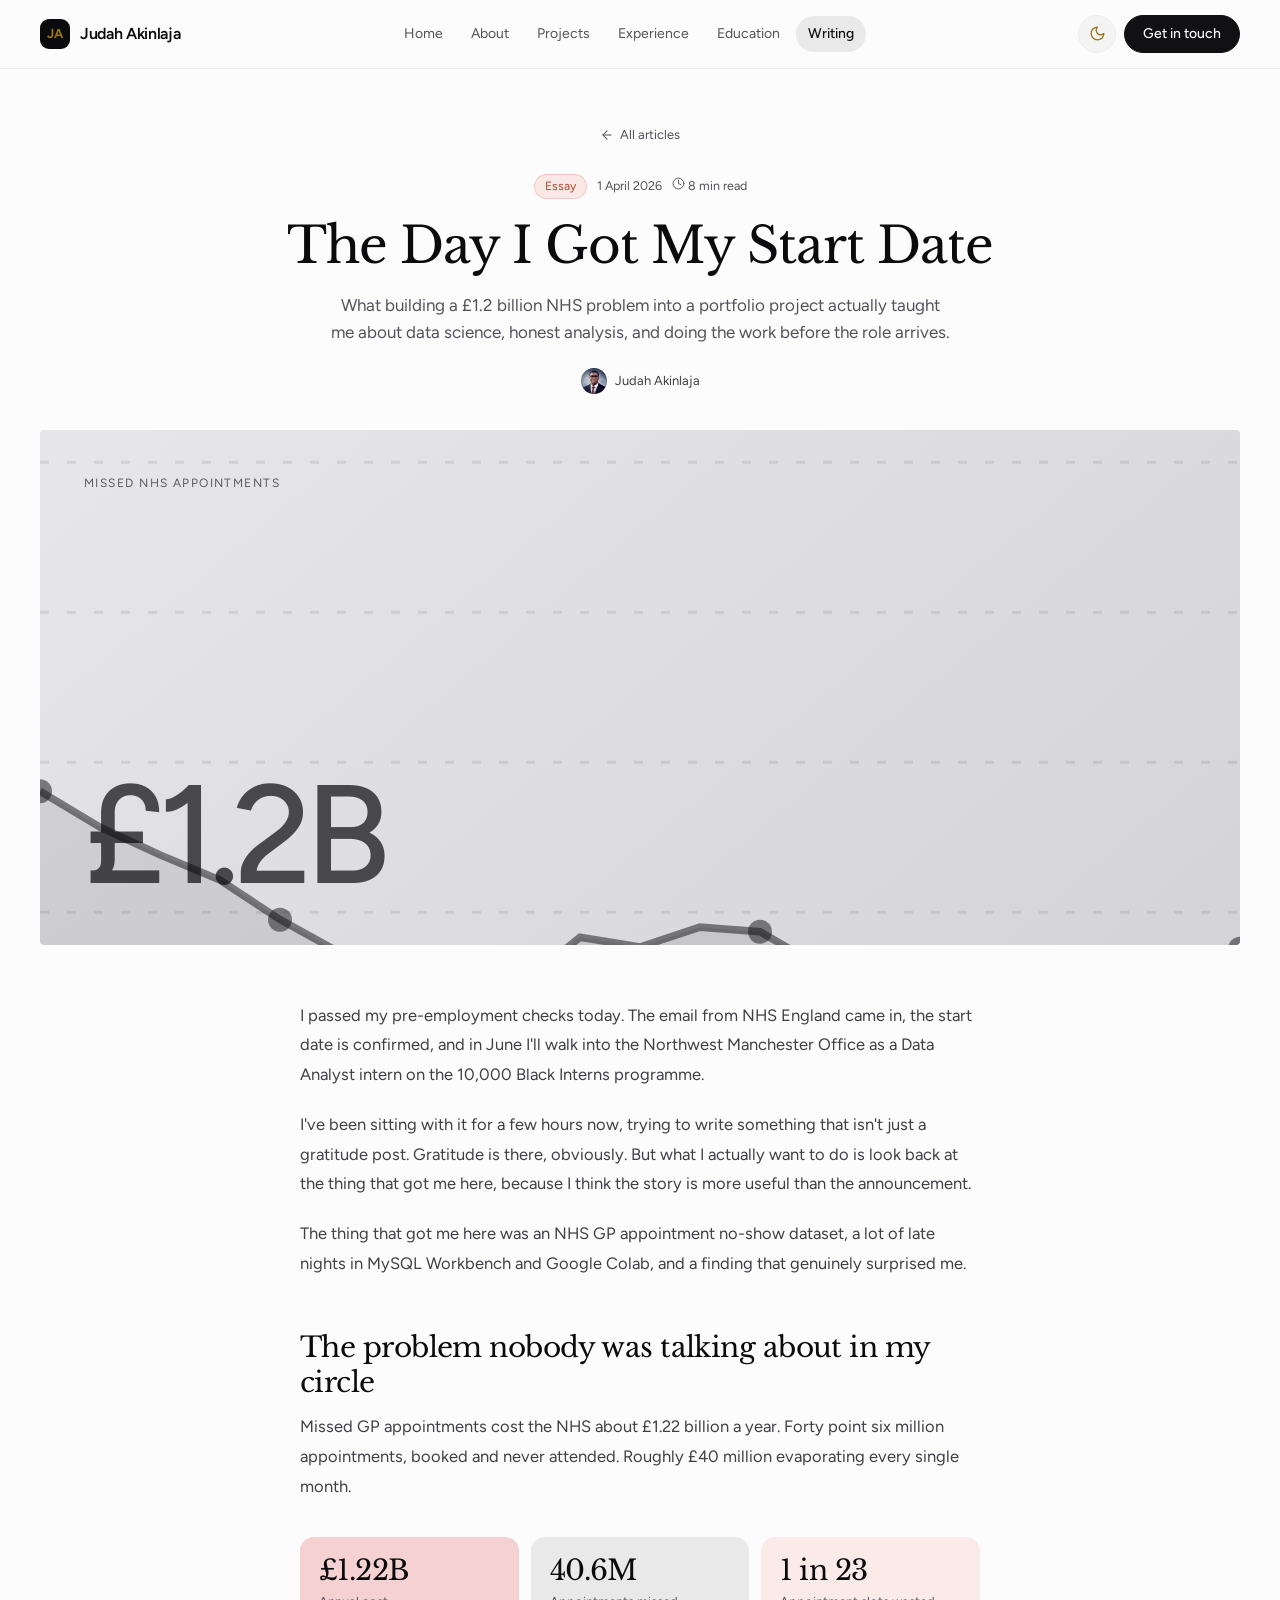
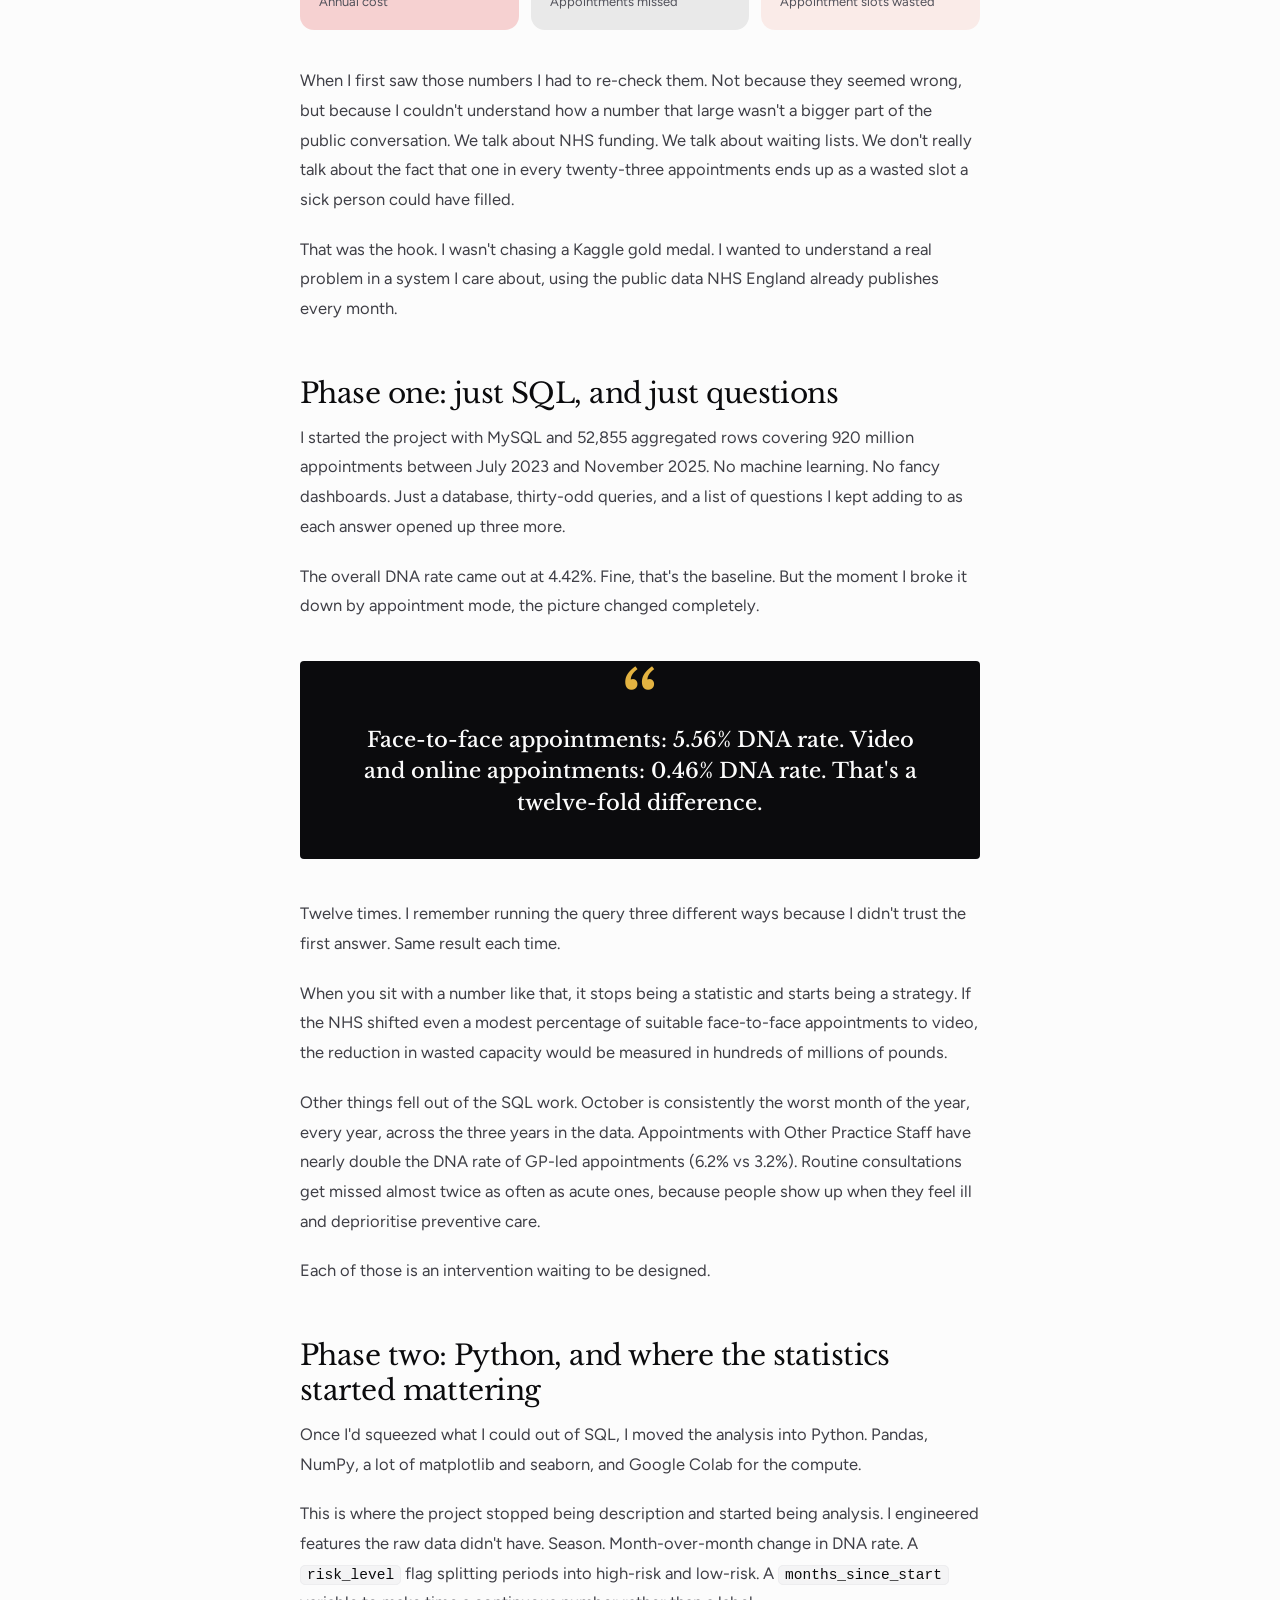
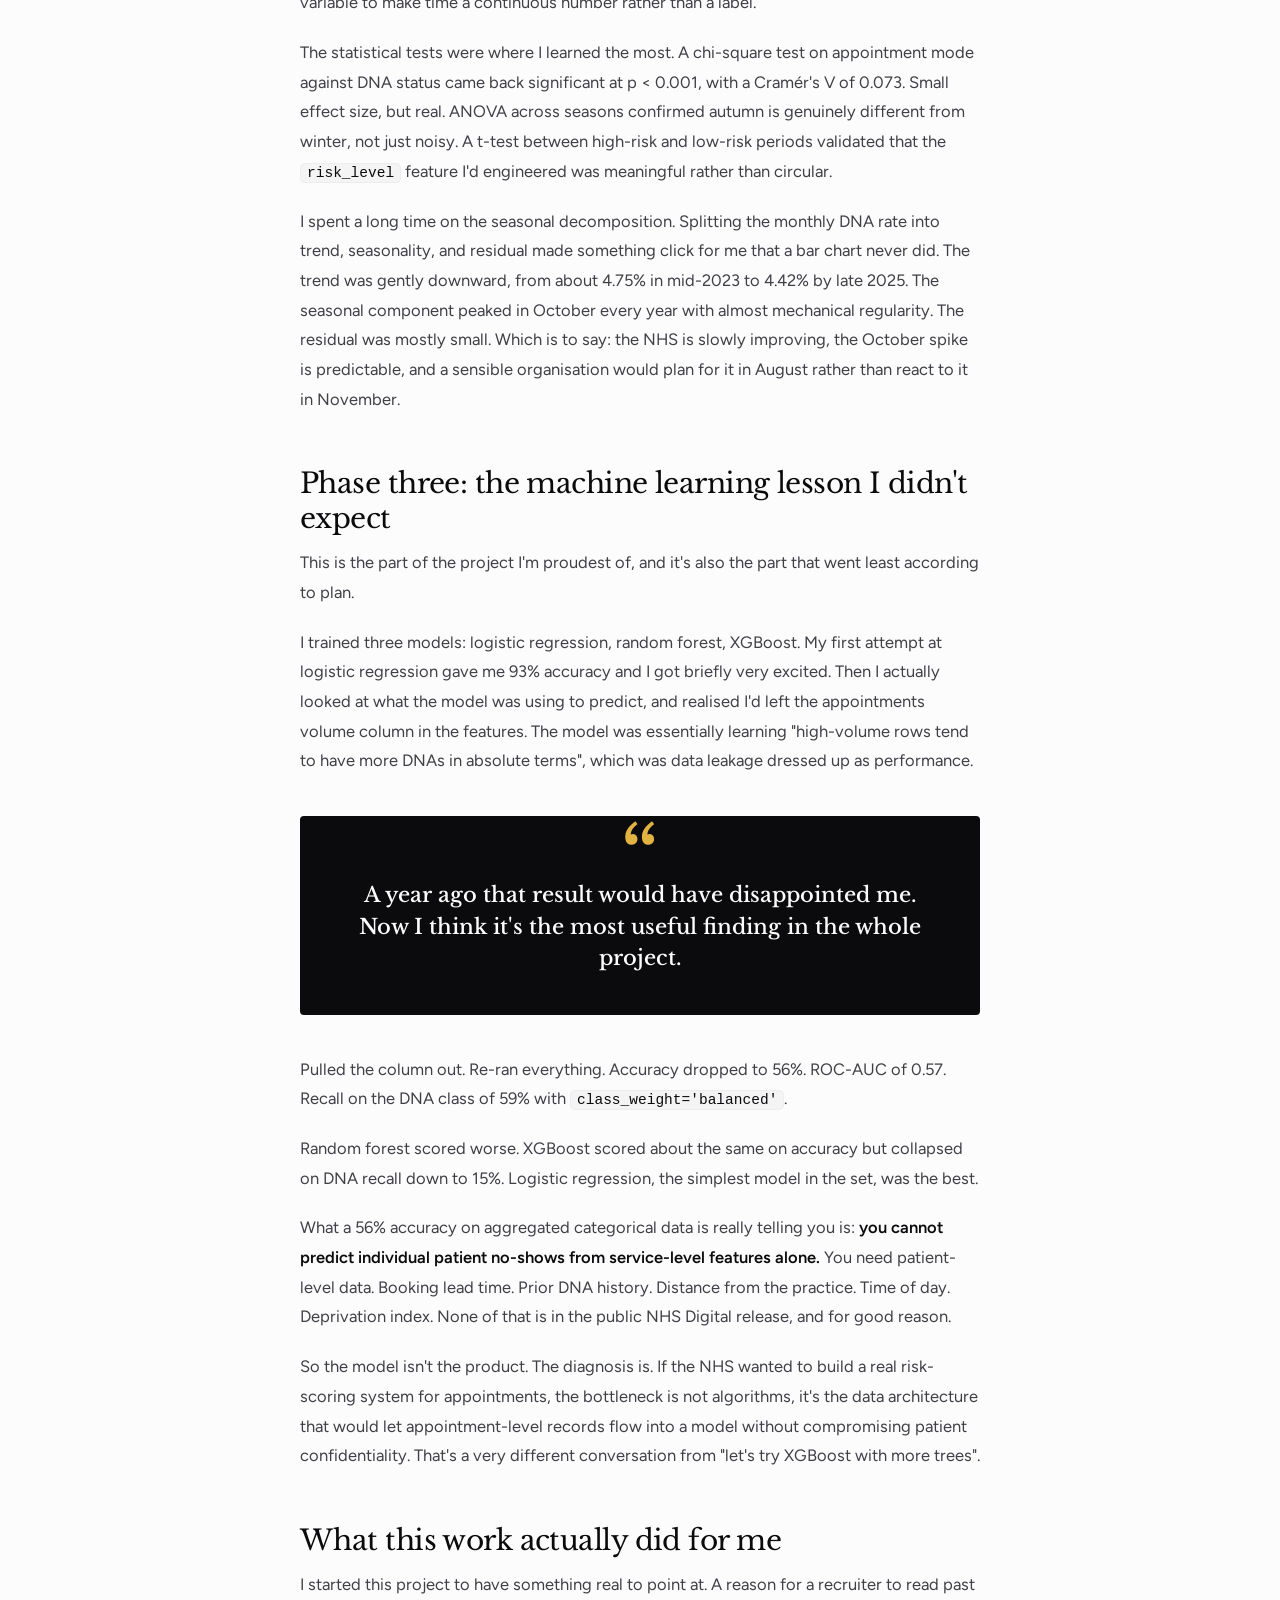
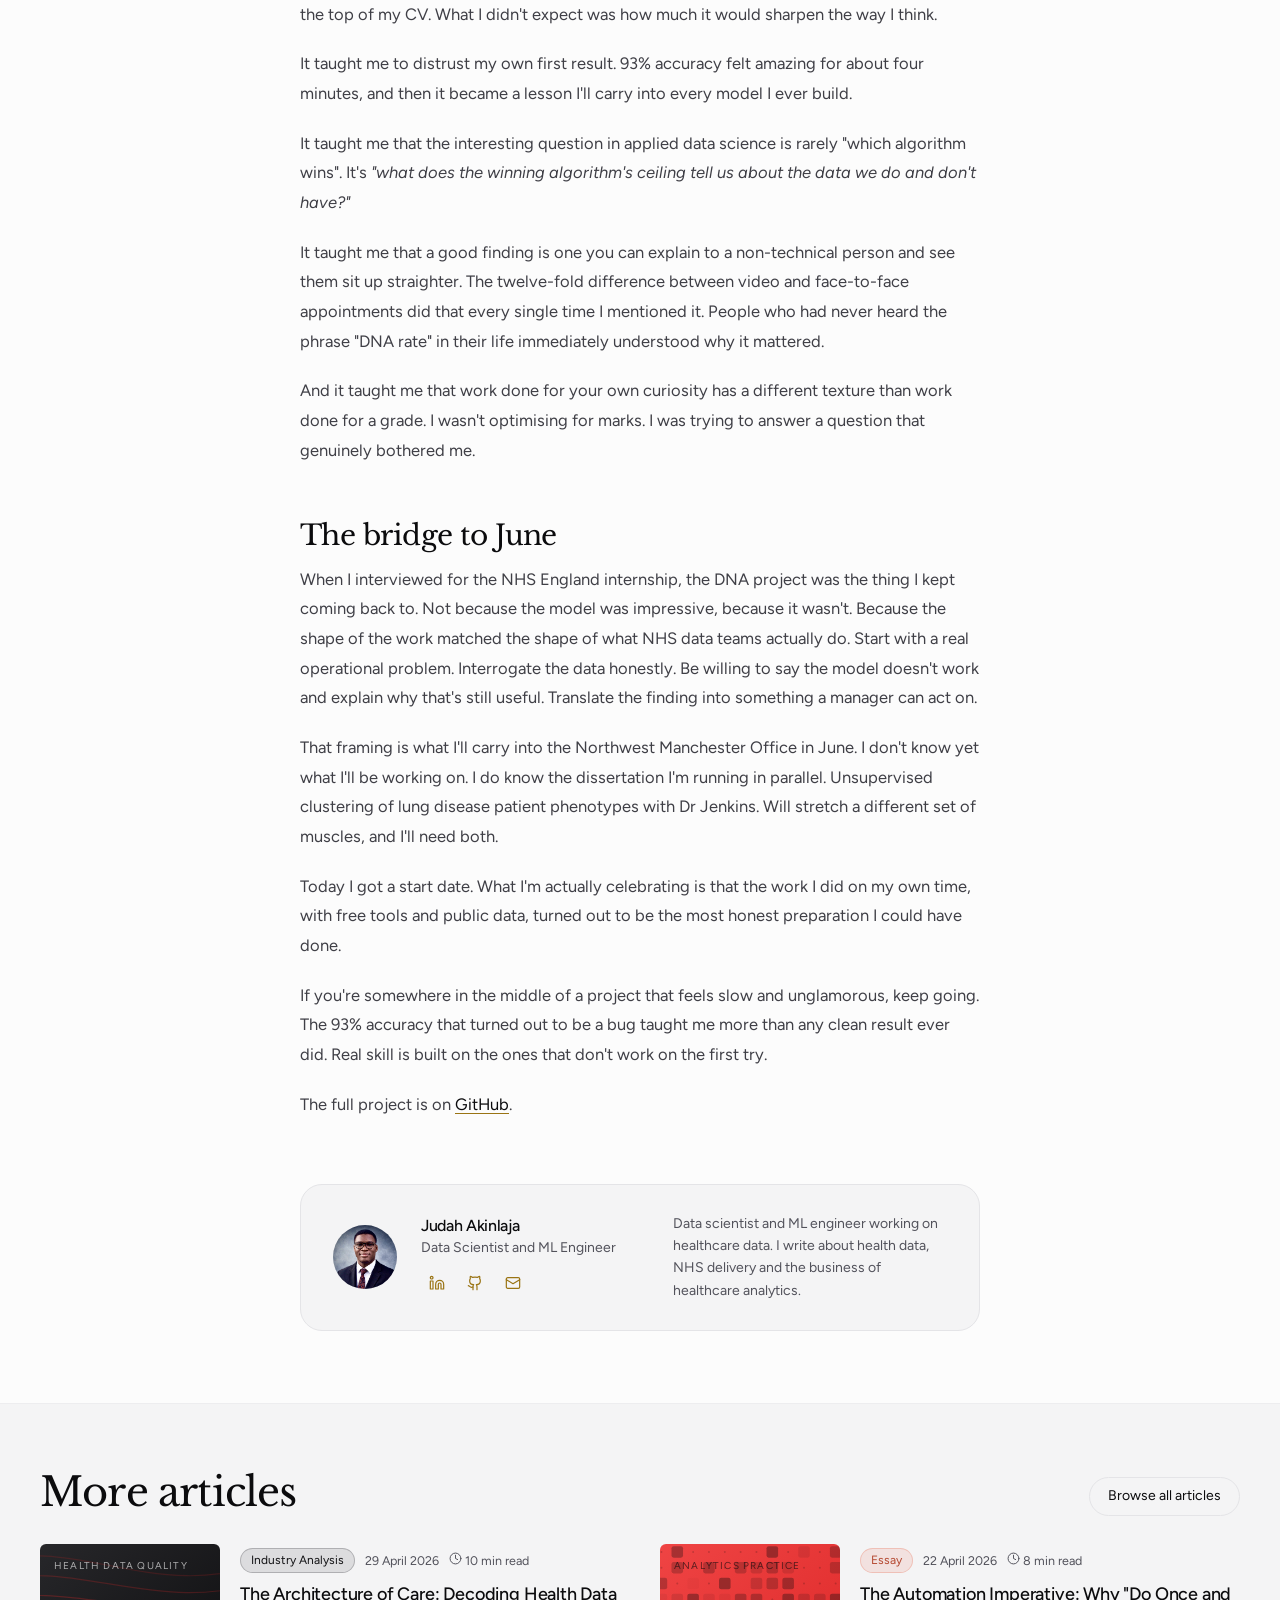
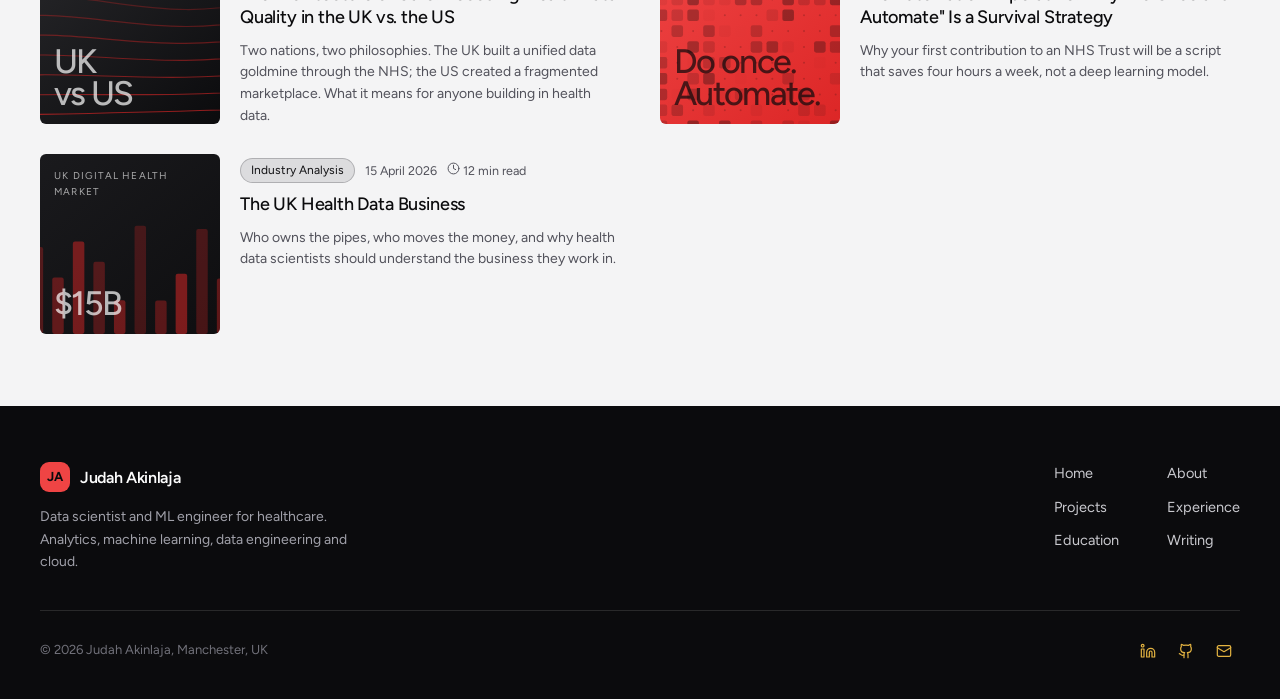
<file: posts/nhs-dna-start-date.html>
<!DOCTYPE html>
<html lang="en-GB">
<head>
<meta charset="utf-8">
<meta name="viewport" content="width=device-width, initial-scale=1">
<title>The Day I Got My Start Date | Judah Akinlaja</title>
<meta name="description" content="What building a £1.2 billion NHS problem into a portfolio project actually taught me about data science, honest analysis, and doing the work before the role arrives.">
<meta property="og:title" content="The Day I Got My Start Date | Judah Akinlaja">
<meta property="og:description" content="What building a £1.2 billion NHS problem into a portfolio project actually taught me about data science, honest analysis, and doing the work before the role arrives.">
<meta property="og:type" content="article">
<meta property="og:url" content="https://judahakinlajar.co.uk/posts/nhs-dna-start-date.html">
<meta property="og:site_name" content="Judah Akinlaja">
<meta property="og:image" content="https://judahakinlajar.co.uk/assets/og/posts-nhs-dna-start-date.png">
<meta property="og:image:width" content="1200">
<meta property="og:image:height" content="630">
<meta property="og:image:alt" content="The Day I Got My Start Date | Judah Akinlaja">
<meta name="twitter:card" content="summary_large_image">
<meta name="twitter:title" content="The Day I Got My Start Date | Judah Akinlaja">
<meta name="twitter:description" content="What building a £1.2 billion NHS problem into a portfolio project actually taught me about data science, honest analysis, and doing the work before the role arrives.">
<meta name="twitter:image" content="https://judahakinlajar.co.uk/assets/og/posts-nhs-dna-start-date.png">
<link rel="canonical" href="https://judahakinlajar.co.uk/posts/nhs-dna-start-date.html">
<meta name="theme-color" content="#FCFCFC">
<script>(function(){var t;try{t=localStorage.getItem('theme')}catch(e){}if(!t){t=window.matchMedia&&matchMedia('(prefers-color-scheme: dark)').matches?'dark':'light'}document.documentElement.setAttribute('data-theme',t)})();</script>
<link rel="preconnect" href="https://fonts.googleapis.com">
<link rel="preconnect" href="https://fonts.gstatic.com" crossorigin>
<link href="https://fonts.googleapis.com/css2?family=Figtree:wght@400;500;600;700&family=Libre+Baskerville:ital,wght@0,400;0,700;1,400&display=swap" rel="stylesheet">
<link rel="stylesheet" href="../assets/css/site.css">
</head>
<body class="simple">
<header class="site-nav">
  <div class="container nav-inner">
    <a class="brand" href="../index.html" aria-label="Judah Akinlaja, home"><span class="brand-mark">JA</span><span>Judah Akinlaja</span></a>
    <nav aria-label="Main"><ul class="nav-links"><li><a href="../index.html">Home</a></li><li><a href="../about.html">About</a></li><li><a href="../portfolio.html">Projects</a></li><li><a href="../experience.html">Experience</a></li><li><a href="../qualifications.html">Education</a></li><li><a href="../publications.html" aria-current="page">Writing</a></li></ul></nav>
    <div class="nav-actions">
      <button class="theme-toggle" type="button" data-theme-toggle aria-label="Switch light or dark mode"><svg class="icon icon-moon" viewBox="0 0 24 24" fill="none" stroke="currentColor" stroke-width="1.8" stroke-linecap="round" stroke-linejoin="round" aria-hidden="true"><path d="M12 3a6 6 0 0 0 9 9 9 9 0 1 1-9-9Z"/></svg><svg class="icon icon-sun" viewBox="0 0 24 24" fill="none" stroke="currentColor" stroke-width="1.8" stroke-linecap="round" stroke-linejoin="round" aria-hidden="true"><circle cx="12" cy="12" r="4"/><path d="M12 2v2M12 20v2M4.93 4.93l1.41 1.41M17.66 17.66l1.41 1.41M2 12h2M20 12h2M6.34 17.66l-1.41 1.41M19.07 4.93l-1.41 1.41"/></svg></button>
      <a class="btn btn-dark" href="../contact.html">Get in touch</a>
      <button class="menu-btn" type="button" data-menu-open aria-label="Open menu"><svg class="icon" viewBox="0 0 24 24" fill="none" stroke="currentColor" stroke-width="1.8" stroke-linecap="round" stroke-linejoin="round" aria-hidden="true"><path d="M4 7h16M4 12h16M4 17h16"/></svg></button>
    </div>
  </div>
</header>
<div class="mobile-menu" aria-hidden="true">
  <div class="mobile-menu-head">
    <a class="brand" href="../index.html"><span class="brand-mark">JA</span><span>Judah Akinlaja</span></a>
    <button class="menu-btn" style="display:grid" type="button" data-menu-close aria-label="Close menu"><svg class="icon" viewBox="0 0 24 24" fill="none" stroke="currentColor" stroke-width="1.8" stroke-linecap="round" stroke-linejoin="round" aria-hidden="true"><path d="M18 6 6 18M6 6l12 12"/></svg></button>
  </div>
  <nav aria-label="Mobile"><a href="../index.html">Home</a><a href="../about.html">About</a><a href="../portfolio.html">Projects</a><a href="../experience.html">Experience</a><a href="../qualifications.html">Education</a><a href="../publications.html" aria-current="page">Writing</a></nav>
  <a class="btn btn-dark" href="../contact.html"><svg class="icon" viewBox="0 0 24 24" fill="none" stroke="currentColor" stroke-width="1.8" stroke-linecap="round" stroke-linejoin="round" aria-hidden="true"><rect x="2" y="4" width="20" height="16" rx="2"/><path d="m22 7-10 6L2 7"/></svg> Get in touch</a>
</div>
<main>
<header class="container article-head">
  <a class="back-link" href="../publications.html"><svg class="icon" viewBox="0 0 24 24" fill="none" stroke="currentColor" stroke-width="1.8" stroke-linecap="round" stroke-linejoin="round" aria-hidden="true"><path d="m12 19-7-7 7-7"/><path d="M19 12H5"/></svg> All articles</a>
  <div class="meta"><span class="pill pill-olive">Essay</span><span>1 April 2026</span><span class="sep"></span><span><svg class="icon" viewBox="0 0 24 24" fill="none" stroke="currentColor" stroke-width="1.8" stroke-linecap="round" stroke-linejoin="round" aria-hidden="true"><circle cx="12" cy="12" r="10"/><path d="M12 6v6l4 2"/></svg> 8 min read</span></div>
  <h1>The Day I Got My Start Date</h1>
  <p class="standfirst">What building a £1.2 billion NHS problem into a portfolio project actually taught me about data science, honest analysis, and doing the work before the role arrives.</p>
  <div class="byline"><img src="../assets/judah.jpg" alt=""> Judah Akinlaja</div>
</header>
<div class="container"><div class="article-cover"><div class="cover v4"><svg viewBox="0 0 400 250" preserveAspectRatio="xMidYMid slice" aria-hidden="true"><polygon points="0,250 0.0,159.7 20.0,171.7 40.0,180.9 60.0,189.3 80.0,202.5 100.0,213.5 120.0,230.0 140.0,230.0 160.0,224.5 180.0,208.4 200.0,211.6 220.0,205.0 240.0,206.5 260.0,218.1 280.0,230.0 300.0,219.8 320.0,230.0 340.0,230.0 360.0,230.0 380.0,230.0 400.0,212.2 400,250" fill="currentColor" opacity=".18"/><polyline points="0.0,159.7 20.0,171.7 40.0,180.9 60.0,189.3 80.0,202.5 100.0,213.5 120.0,230.0 140.0,230.0 160.0,224.5 180.0,208.4 200.0,211.6 220.0,205.0 240.0,206.5 260.0,218.1 280.0,230.0 300.0,219.8 320.0,230.0 340.0,230.0 360.0,230.0 380.0,230.0 400.0,212.2" fill="none" stroke="currentColor" stroke-width="2.5"/><circle cx="0.0" cy="159.7" r="4" fill="currentColor"/><circle cx="80.0" cy="202.5" r="4" fill="currentColor"/><circle cx="160.0" cy="224.5" r="4" fill="currentColor"/><circle cx="240.0" cy="206.5" r="4" fill="currentColor"/><circle cx="320.0" cy="230.0" r="4" fill="currentColor"/><circle cx="400.0" cy="212.2" r="4" fill="currentColor"/><line x1="0" x2="400" y1="50" y2="50" stroke="currentColor" opacity=".18" stroke-dasharray="3 6"/><line x1="0" x2="400" y1="100" y2="100" stroke="currentColor" opacity=".18" stroke-dasharray="3 6"/><line x1="0" x2="400" y1="150" y2="150" stroke="currentColor" opacity=".18" stroke-dasharray="3 6"/><line x1="0" x2="400" y1="200" y2="200" stroke="currentColor" opacity=".18" stroke-dasharray="3 6"/></svg><div class="cover-type"><span class="small">Missed NHS appointments</span><span class="big">£1.2B</span></div></div></div></div>
<article class="container-narrow article-body">
<p>I passed my pre-employment checks today. The email from NHS England came in, the start date is confirmed, and in June I'll walk into the Northwest Manchester Office as a Data Analyst intern on the 10,000 Black Interns programme.</p>
<p>I've been sitting with it for a few hours now, trying to write something that isn't just a gratitude post. Gratitude is there, obviously. But what I actually want to do is look back at the thing that got me here, because I think the story is more useful than the announcement.</p>
<p>The thing that got me here was an NHS GP appointment no-show dataset, a lot of late nights in MySQL Workbench and Google Colab, and a finding that genuinely surprised me.</p>
<h2>The problem nobody was talking about in my circle</h2>
<p>Missed GP appointments cost the NHS about £1.22 billion a year. Forty point six million appointments, booked and never attended. Roughly £40 million evaporating every single month.</p>
<div class="stat-row">
<div class="stat-item">
<span class="stat-num">£1.22B</span>
<span class="stat-label">Annual cost</span>
</div>
<div class="stat-item">
<span class="stat-num">40.6M</span>
<span class="stat-label">Appointments missed</span>
</div>
<div class="stat-item">
<span class="stat-num">1 in 23</span>
<span class="stat-label">Appointment slots wasted</span>
</div>
</div>
<p>When I first saw those numbers I had to re-check them. Not because they seemed wrong, but because I couldn't understand how a number that large wasn't a bigger part of the public conversation. We talk about NHS funding. We talk about waiting lists. We don't really talk about the fact that one in every twenty-three appointments ends up as a wasted slot a sick person could have filled.</p>
<p>That was the hook. I wasn't chasing a Kaggle gold medal. I wanted to understand a real problem in a system I care about, using the public data NHS England already publishes every month.</p>
<h2>Phase one: just SQL, and just questions</h2>
<p>I started the project with MySQL and 52,855 aggregated rows covering 920 million appointments between July 2023 and November 2025. No machine learning. No fancy dashboards. Just a database, thirty-odd queries, and a list of questions I kept adding to as each answer opened up three more.</p>
<p>The overall DNA rate came out at 4.42%. Fine, that's the baseline. But the moment I broke it down by appointment mode, the picture changed completely.</p>
<div class="pull-quote">
  Face-to-face appointments: 5.56% DNA rate. Video and online appointments: 0.46% DNA rate. That's a twelve-fold difference.
</div>
<p>Twelve times. I remember running the query three different ways because I didn't trust the first answer. Same result each time.</p>
<p>When you sit with a number like that, it stops being a statistic and starts being a strategy. If the NHS shifted even a modest percentage of suitable face-to-face appointments to video, the reduction in wasted capacity would be measured in hundreds of millions of pounds.</p>
<p>Other things fell out of the SQL work. October is consistently the worst month of the year, every year, across the three years in the data. Appointments with Other Practice Staff have nearly double the DNA rate of GP-led appointments (6.2% vs 3.2%). Routine consultations get missed almost twice as often as acute ones, because people show up when they feel ill and deprioritise preventive care.</p>
<p>Each of those is an intervention waiting to be designed.</p>
<h2>Phase two: Python, and where the statistics started mattering</h2>
<p>Once I'd squeezed what I could out of SQL, I moved the analysis into Python. Pandas, NumPy, a lot of matplotlib and seaborn, and Google Colab for the compute.</p>
<p>This is where the project stopped being description and started being analysis. I engineered features the raw data didn't have. Season. Month-over-month change in DNA rate. A <code>risk_level</code> flag splitting periods into high-risk and low-risk. A <code>months_since_start</code> variable to make time a continuous number rather than a label.</p>
<p>The statistical tests were where I learned the most. A chi-square test on appointment mode against DNA status came back significant at p &lt; 0.001, with a Cramér's V of 0.073. Small effect size, but real. ANOVA across seasons confirmed autumn is genuinely different from winter, not just noisy. A t-test between high-risk and low-risk periods validated that the <code>risk_level</code> feature I'd engineered was meaningful rather than circular.</p>
<p>I spent a long time on the seasonal decomposition. Splitting the monthly DNA rate into trend, seasonality, and residual made something click for me that a bar chart never did. The trend was gently downward, from about 4.75% in mid-2023 to 4.42% by late 2025. The seasonal component peaked in October every year with almost mechanical regularity. The residual was mostly small. Which is to say: the NHS is slowly improving, the October spike is predictable, and a sensible organisation would plan for it in August rather than react to it in November.</p>
<h2>Phase three: the machine learning lesson I didn't expect</h2>
<p>This is the part of the project I'm proudest of, and it's also the part that went least according to plan.</p>
<p>I trained three models: logistic regression, random forest, XGBoost. My first attempt at logistic regression gave me 93% accuracy and I got briefly very excited. Then I actually looked at what the model was using to predict, and realised I'd left the appointments volume column in the features. The model was essentially learning "high-volume rows tend to have more DNAs in absolute terms", which was data leakage dressed up as performance.</p>
<div class="pull-quote">
  A year ago that result would have disappointed me. Now I think it's the most useful finding in the whole project.
</div>
<p>Pulled the column out. Re-ran everything. Accuracy dropped to 56%. ROC-AUC of 0.57. Recall on the DNA class of 59% with <code>class_weight='balanced'</code>.</p>
<p>Random forest scored worse. XGBoost scored about the same on accuracy but collapsed on DNA recall down to 15%. Logistic regression, the simplest model in the set, was the best.</p>
<p>What a 56% accuracy on aggregated categorical data is really telling you is: <strong>you cannot predict individual patient no-shows from service-level features alone.</strong> You need patient-level data. Booking lead time. Prior DNA history. Distance from the practice. Time of day. Deprivation index. None of that is in the public NHS Digital release, and for good reason.</p>
<p>So the model isn't the product. The diagnosis is. If the NHS wanted to build a real risk-scoring system for appointments, the bottleneck is not algorithms, it's the data architecture that would let appointment-level records flow into a model without compromising patient confidentiality. That's a very different conversation from "let's try XGBoost with more trees".</p>
<h2>What this work actually did for me</h2>
<p>I started this project to have something real to point at. A reason for a recruiter to read past the top of my CV. What I didn't expect was how much it would sharpen the way I think.</p>
<p>It taught me to distrust my own first result. 93% accuracy felt amazing for about four minutes, and then it became a lesson I'll carry into every model I ever build.</p>
<p>It taught me that the interesting question in applied data science is rarely "which algorithm wins". It's <em>"what does the winning algorithm's ceiling tell us about the data we do and don't have?"</em></p>
<p>It taught me that a good finding is one you can explain to a non-technical person and see them sit up straighter. The twelve-fold difference between video and face-to-face appointments did that every single time I mentioned it. People who had never heard the phrase "DNA rate" in their life immediately understood why it mattered.</p>
<p>And it taught me that work done for your own curiosity has a different texture than work done for a grade. I wasn't optimising for marks. I was trying to answer a question that genuinely bothered me.</p>
<h2>The bridge to June</h2>
<p>When I interviewed for the NHS England internship, the DNA project was the thing I kept coming back to. Not because the model was impressive, because it wasn't. Because the shape of the work matched the shape of what NHS data teams actually do. Start with a real operational problem. Interrogate the data honestly. Be willing to say the model doesn't work and explain why that's still useful. Translate the finding into something a manager can act on.</p>
<p>That framing is what I'll carry into the Northwest Manchester Office in June. I don't know yet what I'll be working on. I do know the dissertation I'm running in parallel. Unsupervised clustering of lung disease patient phenotypes with Dr Jenkins. Will stretch a different set of muscles, and I'll need both.</p>
<p>Today I got a start date. What I'm actually celebrating is that the work I did on my own time, with free tools and public data, turned out to be the most honest preparation I could have done.</p>
<p>If you're somewhere in the middle of a project that feels slow and unglamorous, keep going. The 93% accuracy that turned out to be a bug taught me more than any clean result ever did. Real skill is built on the ones that don't work on the first try.</p><p>The full project is on <a href="https://github.com/Akinlajar/nhs-appointment-noshow-predictor" target="_blank" rel="noopener">GitHub</a>.</p>
</article>
<div class="container-narrow">
  <div class="author-card">
    <img src="../assets/judah.jpg" alt="Judah Akinlaja">
    <div><h3>Judah Akinlaja</h3><p class="role-place">Data Scientist and ML Engineer</p><div class="socials"><a href="https://www.linkedin.com/in/judah-akinlaja-a10385194" target="_blank" rel="noopener" aria-label="LinkedIn"><svg class="icon" viewBox="0 0 24 24" fill="none" stroke="currentColor" stroke-width="1.8" stroke-linecap="round" stroke-linejoin="round" aria-hidden="true"><path d="M16 8a6 6 0 0 1 6 6v7h-4v-7a2 2 0 0 0-2-2 2 2 0 0 0-2 2v7h-4v-7a6 6 0 0 1 6-6z"/><rect width="4" height="12" x="2" y="9"/><circle cx="4" cy="4" r="2"/></svg></a><a href="https://github.com/Akinlajar" target="_blank" rel="noopener" aria-label="GitHub"><svg class="icon" viewBox="0 0 24 24" fill="none" stroke="currentColor" stroke-width="1.8" stroke-linecap="round" stroke-linejoin="round" aria-hidden="true"><path d="M15 22v-4a4.8 4.8 0 0 0-1-3.5c3 0 6-2 6-5.5.08-1.25-.27-2.48-1-3.5.28-1.15.28-2.35 0-3.5 0 0-1 0-3 1.5-2.64-.5-5.36-.5-8 0C6 2 5 2 5 2c-.3 1.15-.3 2.35 0 3.5A5.4 5.4 0 0 0 4 9c0 3.5 3 5.5 6 5.5-.39.49-.68 1.05-.85 1.65-.17.6-.22 1.23-.15 1.85v4"/><path d="M9 18c-4.51 2-5-2-7-2"/></svg></a><a href="mailto:judahakinlajar@gmail.com" aria-label="Email"><svg class="icon" viewBox="0 0 24 24" fill="none" stroke="currentColor" stroke-width="1.8" stroke-linecap="round" stroke-linejoin="round" aria-hidden="true"><rect x="2" y="4" width="20" height="16" rx="2"/><path d="m22 7-10 6L2 7"/></svg></a></div></div>
    <p>Data scientist and ML engineer working on healthcare data. I write about health data, NHS delivery and the business of healthcare analytics.</p>
  </div>
</div>
<section class="related">
  <div class="container">
    <div class="section-head"><h2 class="section-title">More articles</h2><a class="btn btn-outline" href="../publications.html">Browse all articles</a></div>
    <div class="post-list"><a class="post-row" href="../posts/architecture-of-care.html" data-category="Industry Analysis">
  <div class="post-row-cover"><div class="cover v1"><svg viewBox="0 0 400 250" preserveAspectRatio="xMidYMid slice" aria-hidden="true"><path d="M0 30 C 120.0 -20, 240.0 90, 400 20" fill="none" stroke="currentColor" stroke-width="1.6" opacity="0.25"/><path d="M0 56 C 120.0 12, 240.0 108, 400 46" fill="none" stroke="currentColor" stroke-width="1.6" opacity="0.33"/><path d="M0 82 C 120.0 44, 240.0 126, 400 72" fill="none" stroke="currentColor" stroke-width="1.6" opacity="0.41"/><path d="M0 108 C 120.0 76, 240.0 144, 400 98" fill="none" stroke="currentColor" stroke-width="1.6" opacity="0.49"/><path d="M0 134 C 120.0 108, 240.0 162, 400 124" fill="none" stroke="currentColor" stroke-width="1.6" opacity="0.57"/><path d="M0 160 C 120.0 140, 240.0 180, 400 150" fill="none" stroke="currentColor" stroke-width="1.6" opacity="0.65"/><path d="M0 186 C 120.0 172, 240.0 198, 400 176" fill="none" stroke="currentColor" stroke-width="1.6" opacity="0.73"/><path d="M0 212 C 120.0 204, 240.0 216, 400 202" fill="none" stroke="currentColor" stroke-width="1.6" opacity="0.81"/><path d="M0 238 C 120.0 236, 240.0 234, 400 228" fill="none" stroke="currentColor" stroke-width="1.6" opacity="0.89"/></svg><div class="cover-type"><span class="small">Health data quality</span><span class="big">UK<br>vs US</span></div></div></div>
  <div class="post-row-body">
    <div class="meta"><span class="pill pill-plum">Industry Analysis</span><span>29 April 2026</span><span class="sep"></span><span><svg class="icon" viewBox="0 0 24 24" fill="none" stroke="currentColor" stroke-width="1.8" stroke-linecap="round" stroke-linejoin="round" aria-hidden="true"><circle cx="12" cy="12" r="10"/><path d="M12 6v6l4 2"/></svg> 10 min read</span></div>
    <h3>The Architecture of Care: Decoding Health Data Quality in the UK vs. the US</h3>
    <p>Two nations, two philosophies. The UK built a unified data goldmine through the NHS; the US created a fragmented marketplace. What it means for anyone building in health data.</p>
  </div>
</a><a class="post-row" href="../posts/automation-imperative.html" data-category="Essay">
  <div class="post-row-cover"><div class="cover v6"><svg viewBox="0 0 400 250" preserveAspectRatio="xMidYMid slice" aria-hidden="true"><rect x="3" y="3" width="16" height="16" rx="3" fill="currentColor" opacity="0.04"/><rect x="3" y="25" width="16" height="16" rx="3" fill="currentColor" opacity="0.80"/><rect x="3" y="47" width="16" height="16" rx="3" fill="currentColor" opacity="0.00"/><circle cx="11.0" cy="77.0" r="1.4" fill="currentColor" opacity=".45"/><rect x="3" y="91" width="16" height="16" rx="3" fill="currentColor" opacity="0.33"/><circle cx="11.0" cy="121.0" r="1.4" fill="currentColor" opacity=".45"/><rect x="3" y="135" width="16" height="16" rx="3" fill="currentColor" opacity="0.61"/><rect x="3" y="157" width="16" height="16" rx="3" fill="currentColor" opacity="0.16"/><rect x="3" y="179" width="16" height="16" rx="3" fill="currentColor" opacity="0.14"/><rect x="3" y="201" width="16" height="16" rx="3" fill="currentColor" opacity="0.28"/><circle cx="11.0" cy="231.0" r="1.4" fill="currentColor" opacity=".45"/><circle cx="11.0" cy="253.0" r="1.4" fill="currentColor" opacity=".45"/><rect x="25" y="3" width="16" height="16" rx="3" fill="currentColor" opacity="0.25"/><circle cx="33.0" cy="33.0" r="1.4" fill="currentColor" opacity=".45"/><circle cx="33.0" cy="55.0" r="1.4" fill="currentColor" opacity=".45"/><rect x="25" y="69" width="16" height="16" rx="3" fill="currentColor" opacity="0.84"/><rect x="25" y="91" width="16" height="16" rx="3" fill="currentColor" opacity="0.03"/><circle cx="33.0" cy="121.0" r="1.4" fill="currentColor" opacity=".45"/><rect x="25" y="135" width="16" height="16" rx="3" fill="currentColor" opacity="0.18"/><rect x="25" y="157" width="16" height="16" rx="3" fill="currentColor" opacity="0.79"/><circle cx="33.0" cy="187.0" r="1.4" fill="currentColor" opacity=".45"/><circle cx="33.0" cy="209.0" r="1.4" fill="currentColor" opacity=".45"/><rect x="25" y="223" width="16" height="16" rx="3" fill="currentColor" opacity="0.13"/><circle cx="33.0" cy="253.0" r="1.4" fill="currentColor" opacity=".45"/><rect x="47" y="3" width="16" height="16" rx="3" fill="currentColor" opacity="0.53"/><circle cx="55.0" cy="33.0" r="1.4" fill="currentColor" opacity=".45"/><rect x="47" y="47" width="16" height="16" rx="3" fill="currentColor" opacity="0.84"/><circle cx="55.0" cy="77.0" r="1.4" fill="currentColor" opacity=".45"/><circle cx="55.0" cy="99.0" r="1.4" fill="currentColor" opacity=".45"/><rect x="47" y="113" width="16" height="16" rx="3" fill="currentColor" opacity="0.56"/><rect x="47" y="135" width="16" height="16" rx="3" fill="currentColor" opacity="0.14"/><circle cx="55.0" cy="165.0" r="1.4" fill="currentColor" opacity=".45"/><circle cx="55.0" cy="187.0" r="1.4" fill="currentColor" opacity=".45"/><circle cx="55.0" cy="209.0" r="1.4" fill="currentColor" opacity=".45"/><rect x="47" y="223" width="16" height="16" rx="3" fill="currentColor" opacity="0.30"/><rect x="47" y="245" width="16" height="16" rx="3" fill="currentColor" opacity="0.07"/><circle cx="77.0" cy="11.0" r="1.4" fill="currentColor" opacity=".45"/><circle cx="77.0" cy="33.0" r="1.4" fill="currentColor" opacity=".45"/><rect x="69" y="47" width="16" height="16" rx="3" fill="currentColor" opacity="0.59"/><rect x="69" y="69" width="16" height="16" rx="3" fill="currentColor" opacity="0.13"/><rect x="69" y="91" width="16" height="16" rx="3" fill="currentColor" opacity="0.58"/><circle cx="77.0" cy="121.0" r="1.4" fill="currentColor" opacity=".45"/><rect x="69" y="135" width="16" height="16" rx="3" fill="currentColor" opacity="0.17"/><rect x="69" y="157" width="16" height="16" rx="3" fill="currentColor" opacity="0.51"/><rect x="69" y="179" width="16" height="16" rx="3" fill="currentColor" opacity="0.69"/><rect x="69" y="201" width="16" height="16" rx="3" fill="currentColor" opacity="0.59"/><rect x="69" y="223" width="16" height="16" rx="3" fill="currentColor" opacity="0.36"/><rect x="69" y="245" width="16" height="16" rx="3" fill="currentColor" opacity="0.42"/><rect x="91" y="3" width="16" height="16" rx="3" fill="currentColor" opacity="0.75"/><rect x="91" y="25" width="16" height="16" rx="3" fill="currentColor" opacity="0.54"/><circle cx="99.0" cy="55.0" r="1.4" fill="currentColor" opacity=".45"/><rect x="91" y="69" width="16" height="16" rx="3" fill="currentColor" opacity="0.27"/><rect x="91" y="91" width="16" height="16" rx="3" fill="currentColor" opacity="0.36"/><rect x="91" y="113" width="16" height="16" rx="3" fill="currentColor" opacity="0.52"/><circle cx="99.0" cy="143.0" r="1.4" fill="currentColor" opacity=".45"/><circle cx="99.0" cy="165.0" r="1.4" fill="currentColor" opacity=".45"/><circle cx="99.0" cy="187.0" r="1.4" fill="currentColor" opacity=".45"/><rect x="91" y="201" width="16" height="16" rx="3" fill="currentColor" opacity="0.03"/><rect x="91" y="223" width="16" height="16" rx="3" fill="currentColor" opacity="0.50"/><circle cx="99.0" cy="253.0" r="1.4" fill="currentColor" opacity=".45"/><circle cx="121.0" cy="11.0" r="1.4" fill="currentColor" opacity=".45"/><circle cx="121.0" cy="33.0" r="1.4" fill="currentColor" opacity=".45"/><rect x="113" y="47" width="16" height="16" rx="3" fill="currentColor" opacity="0.07"/><rect x="113" y="69" width="16" height="16" rx="3" fill="currentColor" opacity="0.83"/><rect x="113" y="91" width="16" height="16" rx="3" fill="currentColor" opacity="0.70"/><circle cx="121.0" cy="121.0" r="1.4" fill="currentColor" opacity=".45"/><rect x="113" y="135" width="16" height="16" rx="3" fill="currentColor" opacity="0.70"/><rect x="113" y="157" width="16" height="16" rx="3" fill="currentColor" opacity="0.04"/><rect x="113" y="179" width="16" height="16" rx="3" fill="currentColor" opacity="0.36"/><rect x="113" y="201" width="16" height="16" rx="3" fill="currentColor" opacity="0.52"/><circle cx="121.0" cy="231.0" r="1.4" fill="currentColor" opacity=".45"/><rect x="113" y="245" width="16" height="16" rx="3" fill="currentColor" opacity="0.87"/><circle cx="143.0" cy="11.0" r="1.4" fill="currentColor" opacity=".45"/><rect x="135" y="25" width="16" height="16" rx="3" fill="currentColor" opacity="0.58"/><circle cx="143.0" cy="55.0" r="1.4" fill="currentColor" opacity=".45"/><rect x="135" y="69" width="16" height="16" rx="3" fill="currentColor" opacity="0.19"/><rect x="135" y="91" width="16" height="16" rx="3" fill="currentColor" opacity="0.07"/><rect x="135" y="113" width="16" height="16" rx="3" fill="currentColor" opacity="0.58"/><rect x="135" y="135" width="16" height="16" rx="3" fill="currentColor" opacity="0.35"/><rect x="135" y="157" width="16" height="16" rx="3" fill="currentColor" opacity="0.42"/><rect x="135" y="179" width="16" height="16" rx="3" fill="currentColor" opacity="0.78"/><circle cx="143.0" cy="209.0" r="1.4" fill="currentColor" opacity=".45"/><rect x="135" y="223" width="16" height="16" rx="3" fill="currentColor" opacity="0.20"/><circle cx="143.0" cy="253.0" r="1.4" fill="currentColor" opacity=".45"/><circle cx="165.0" cy="11.0" r="1.4" fill="currentColor" opacity=".45"/><circle cx="165.0" cy="33.0" r="1.4" fill="currentColor" opacity=".45"/><rect x="157" y="47" width="16" height="16" rx="3" fill="currentColor" opacity="0.87"/><rect x="157" y="69" width="16" height="16" rx="3" fill="currentColor" opacity="0.12"/><circle cx="165.0" cy="99.0" r="1.4" fill="currentColor" opacity=".45"/><rect x="157" y="113" width="16" height="16" rx="3" fill="currentColor" opacity="0.08"/><circle cx="165.0" cy="143.0" r="1.4" fill="currentColor" opacity=".45"/><rect x="157" y="157" width="16" height="16" rx="3" fill="currentColor" opacity="0.46"/><circle cx="165.0" cy="187.0" r="1.4" fill="currentColor" opacity=".45"/><rect x="157" y="201" width="16" height="16" rx="3" fill="currentColor" opacity="0.10"/><circle cx="165.0" cy="231.0" r="1.4" fill="currentColor" opacity=".45"/><rect x="157" y="245" width="16" height="16" rx="3" fill="currentColor" opacity="0.76"/><circle cx="187.0" cy="11.0" r="1.4" fill="currentColor" opacity=".45"/><rect x="179" y="25" width="16" height="16" rx="3" fill="currentColor" opacity="0.50"/><rect x="179" y="47" width="16" height="16" rx="3" fill="currentColor" opacity="0.00"/><rect x="179" y="69" width="16" height="16" rx="3" fill="currentColor" opacity="0.61"/><circle cx="187.0" cy="99.0" r="1.4" fill="currentColor" opacity=".45"/><rect x="179" y="113" width="16" height="16" rx="3" fill="currentColor" opacity="0.01"/><circle cx="187.0" cy="143.0" r="1.4" fill="currentColor" opacity=".45"/><circle cx="187.0" cy="165.0" r="1.4" fill="currentColor" opacity=".45"/><rect x="179" y="179" width="16" height="16" rx="3" fill="currentColor" opacity="0.03"/><rect x="179" y="201" width="16" height="16" rx="3" fill="currentColor" opacity="0.31"/><circle cx="187.0" cy="231.0" r="1.4" fill="currentColor" opacity=".45"/><circle cx="187.0" cy="253.0" r="1.4" fill="currentColor" opacity=".45"/><circle cx="209.0" cy="11.0" r="1.4" fill="currentColor" opacity=".45"/><rect x="201" y="25" width="16" height="16" rx="3" fill="currentColor" opacity="0.35"/><rect x="201" y="47" width="16" height="16" rx="3" fill="currentColor" opacity="0.38"/><rect x="201" y="69" width="16" height="16" rx="3" fill="currentColor" opacity="0.60"/><circle cx="209.0" cy="99.0" r="1.4" fill="currentColor" opacity=".45"/><rect x="201" y="113" width="16" height="16" rx="3" fill="currentColor" opacity="0.46"/><rect x="201" y="135" width="16" height="16" rx="3" fill="currentColor" opacity="0.56"/><circle cx="209.0" cy="165.0" r="1.4" fill="currentColor" opacity=".45"/><circle cx="209.0" cy="187.0" r="1.4" fill="currentColor" opacity=".45"/><circle cx="209.0" cy="209.0" r="1.4" fill="currentColor" opacity=".45"/><rect x="201" y="223" width="16" height="16" rx="3" fill="currentColor" opacity="0.11"/><rect x="201" y="245" width="16" height="16" rx="3" fill="currentColor" opacity="0.36"/><rect x="223" y="3" width="16" height="16" rx="3" fill="currentColor" opacity="0.84"/><rect x="223" y="25" width="16" height="16" rx="3" fill="currentColor" opacity="0.55"/><rect x="223" y="47" width="16" height="16" rx="3" fill="currentColor" opacity="0.53"/><circle cx="231.0" cy="77.0" r="1.4" fill="currentColor" opacity=".45"/><rect x="223" y="91" width="16" height="16" rx="3" fill="currentColor" opacity="0.24"/><circle cx="231.0" cy="121.0" r="1.4" fill="currentColor" opacity=".45"/><rect x="223" y="135" width="16" height="16" rx="3" fill="currentColor" opacity="0.71"/><circle cx="231.0" cy="165.0" r="1.4" fill="currentColor" opacity=".45"/><circle cx="231.0" cy="187.0" r="1.4" fill="currentColor" opacity=".45"/><circle cx="231.0" cy="209.0" r="1.4" fill="currentColor" opacity=".45"/><rect x="223" y="223" width="16" height="16" rx="3" fill="currentColor" opacity="0.00"/><circle cx="231.0" cy="253.0" r="1.4" fill="currentColor" opacity=".45"/><circle cx="253.0" cy="11.0" r="1.4" fill="currentColor" opacity=".45"/><rect x="245" y="25" width="16" height="16" rx="3" fill="currentColor" opacity="0.28"/><rect x="245" y="47" width="16" height="16" rx="3" fill="currentColor" opacity="0.76"/><rect x="245" y="69" width="16" height="16" rx="3" fill="currentColor" opacity="0.81"/><rect x="245" y="91" width="16" height="16" rx="3" fill="currentColor" opacity="0.87"/><circle cx="253.0" cy="121.0" r="1.4" fill="currentColor" opacity=".45"/><rect x="245" y="135" width="16" height="16" rx="3" fill="currentColor" opacity="0.10"/><circle cx="253.0" cy="165.0" r="1.4" fill="currentColor" opacity=".45"/><rect x="245" y="179" width="16" height="16" rx="3" fill="currentColor" opacity="0.39"/><rect x="245" y="201" width="16" height="16" rx="3" fill="currentColor" opacity="0.29"/><circle cx="253.0" cy="231.0" r="1.4" fill="currentColor" opacity=".45"/><rect x="245" y="245" width="16" height="16" rx="3" fill="currentColor" opacity="0.35"/><rect x="267" y="3" width="16" height="16" rx="3" fill="currentColor" opacity="0.21"/><circle cx="275.0" cy="33.0" r="1.4" fill="currentColor" opacity=".45"/><circle cx="275.0" cy="55.0" r="1.4" fill="currentColor" opacity=".45"/><rect x="267" y="69" width="16" height="16" rx="3" fill="currentColor" opacity="0.37"/><circle cx="275.0" cy="99.0" r="1.4" fill="currentColor" opacity=".45"/><circle cx="275.0" cy="121.0" r="1.4" fill="currentColor" opacity=".45"/><circle cx="275.0" cy="143.0" r="1.4" fill="currentColor" opacity=".45"/><circle cx="275.0" cy="165.0" r="1.4" fill="currentColor" opacity=".45"/><circle cx="275.0" cy="187.0" r="1.4" fill="currentColor" opacity=".45"/><rect x="267" y="201" width="16" height="16" rx="3" fill="currentColor" opacity="0.42"/><rect x="267" y="223" width="16" height="16" rx="3" fill="currentColor" opacity="0.31"/><rect x="267" y="245" width="16" height="16" rx="3" fill="currentColor" opacity="0.14"/><circle cx="297.0" cy="11.0" r="1.4" fill="currentColor" opacity=".45"/><circle cx="297.0" cy="33.0" r="1.4" fill="currentColor" opacity=".45"/><circle cx="297.0" cy="55.0" r="1.4" fill="currentColor" opacity=".45"/><rect x="289" y="69" width="16" height="16" rx="3" fill="currentColor" opacity="0.37"/><circle cx="297.0" cy="99.0" r="1.4" fill="currentColor" opacity=".45"/><circle cx="297.0" cy="121.0" r="1.4" fill="currentColor" opacity=".45"/><rect x="289" y="135" width="16" height="16" rx="3" fill="currentColor" opacity="0.74"/><rect x="289" y="157" width="16" height="16" rx="3" fill="currentColor" opacity="0.05"/><circle cx="297.0" cy="187.0" r="1.4" fill="currentColor" opacity=".45"/><circle cx="297.0" cy="209.0" r="1.4" fill="currentColor" opacity=".45"/><rect x="289" y="223" width="16" height="16" rx="3" fill="currentColor" opacity="0.25"/><circle cx="297.0" cy="253.0" r="1.4" fill="currentColor" opacity=".45"/><rect x="311" y="3" width="16" height="16" rx="3" fill="currentColor" opacity="0.57"/><rect x="311" y="25" width="16" height="16" rx="3" fill="currentColor" opacity="0.49"/><circle cx="319.0" cy="55.0" r="1.4" fill="currentColor" opacity=".45"/><rect x="311" y="69" width="16" height="16" rx="3" fill="currentColor" opacity="0.83"/><circle cx="319.0" cy="99.0" r="1.4" fill="currentColor" opacity=".45"/><rect x="311" y="113" width="16" height="16" rx="3" fill="currentColor" opacity="0.59"/><rect x="311" y="135" width="16" height="16" rx="3" fill="currentColor" opacity="0.58"/><circle cx="319.0" cy="165.0" r="1.4" fill="currentColor" opacity=".45"/><rect x="311" y="179" width="16" height="16" rx="3" fill="currentColor" opacity="0.24"/><circle cx="319.0" cy="209.0" r="1.4" fill="currentColor" opacity=".45"/><circle cx="319.0" cy="231.0" r="1.4" fill="currentColor" opacity=".45"/><rect x="311" y="245" width="16" height="16" rx="3" fill="currentColor" opacity="0.79"/><rect x="333" y="3" width="16" height="16" rx="3" fill="currentColor" opacity="0.46"/><rect x="333" y="25" width="16" height="16" rx="3" fill="currentColor" opacity="0.86"/><rect x="333" y="47" width="16" height="16" rx="3" fill="currentColor" opacity="0.21"/><circle cx="341.0" cy="77.0" r="1.4" fill="currentColor" opacity=".45"/><circle cx="341.0" cy="99.0" r="1.4" fill="currentColor" opacity=".45"/><circle cx="341.0" cy="121.0" r="1.4" fill="currentColor" opacity=".45"/><rect x="333" y="135" width="16" height="16" rx="3" fill="currentColor" opacity="0.69"/><rect x="333" y="157" width="16" height="16" rx="3" fill="currentColor" opacity="0.36"/><rect x="333" y="179" width="16" height="16" rx="3" fill="currentColor" opacity="0.59"/><circle cx="341.0" cy="209.0" r="1.4" fill="currentColor" opacity=".45"/><circle cx="341.0" cy="231.0" r="1.4" fill="currentColor" opacity=".45"/><rect x="333" y="245" width="16" height="16" rx="3" fill="currentColor" opacity="0.16"/><rect x="355" y="3" width="16" height="16" rx="3" fill="currentColor" opacity="0.39"/><rect x="355" y="25" width="16" height="16" rx="3" fill="currentColor" opacity="0.80"/><circle cx="363.0" cy="55.0" r="1.4" fill="currentColor" opacity=".45"/><rect x="355" y="69" width="16" height="16" rx="3" fill="currentColor" opacity="0.52"/><circle cx="363.0" cy="99.0" r="1.4" fill="currentColor" opacity=".45"/><circle cx="363.0" cy="121.0" r="1.4" fill="currentColor" opacity=".45"/><circle cx="363.0" cy="143.0" r="1.4" fill="currentColor" opacity=".45"/><rect x="355" y="157" width="16" height="16" rx="3" fill="currentColor" opacity="0.44"/><circle cx="363.0" cy="187.0" r="1.4" fill="currentColor" opacity=".45"/><rect x="355" y="201" width="16" height="16" rx="3" fill="currentColor" opacity="0.38"/><rect x="355" y="223" width="16" height="16" rx="3" fill="currentColor" opacity="0.83"/><rect x="355" y="245" width="16" height="16" rx="3" fill="currentColor" opacity="0.44"/><circle cx="385.0" cy="11.0" r="1.4" fill="currentColor" opacity=".45"/><circle cx="385.0" cy="33.0" r="1.4" fill="currentColor" opacity=".45"/><circle cx="385.0" cy="55.0" r="1.4" fill="currentColor" opacity=".45"/><circle cx="385.0" cy="77.0" r="1.4" fill="currentColor" opacity=".45"/><circle cx="385.0" cy="99.0" r="1.4" fill="currentColor" opacity=".45"/><circle cx="385.0" cy="121.0" r="1.4" fill="currentColor" opacity=".45"/><rect x="377" y="135" width="16" height="16" rx="3" fill="currentColor" opacity="0.37"/><circle cx="385.0" cy="165.0" r="1.4" fill="currentColor" opacity=".45"/><rect x="377" y="179" width="16" height="16" rx="3" fill="currentColor" opacity="0.06"/><circle cx="385.0" cy="209.0" r="1.4" fill="currentColor" opacity=".45"/><circle cx="385.0" cy="231.0" r="1.4" fill="currentColor" opacity=".45"/><rect x="377" y="245" width="16" height="16" rx="3" fill="currentColor" opacity="0.35"/><circle cx="407.0" cy="11.0" r="1.4" fill="currentColor" opacity=".45"/><circle cx="407.0" cy="33.0" r="1.4" fill="currentColor" opacity=".45"/><rect x="399" y="47" width="16" height="16" rx="3" fill="currentColor" opacity="0.07"/><circle cx="407.0" cy="77.0" r="1.4" fill="currentColor" opacity=".45"/><rect x="399" y="91" width="16" height="16" rx="3" fill="currentColor" opacity="0.52"/><circle cx="407.0" cy="121.0" r="1.4" fill="currentColor" opacity=".45"/><rect x="399" y="135" width="16" height="16" rx="3" fill="currentColor" opacity="0.12"/><rect x="399" y="157" width="16" height="16" rx="3" fill="currentColor" opacity="0.55"/><rect x="399" y="179" width="16" height="16" rx="3" fill="currentColor" opacity="0.09"/><rect x="399" y="201" width="16" height="16" rx="3" fill="currentColor" opacity="0.43"/><circle cx="407.0" cy="231.0" r="1.4" fill="currentColor" opacity=".45"/><circle cx="407.0" cy="253.0" r="1.4" fill="currentColor" opacity=".45"/></svg><div class="cover-type"><span class="small">Analytics practice</span><span class="big">Do once.<br>Automate.</span></div></div></div>
  <div class="post-row-body">
    <div class="meta"><span class="pill pill-olive">Essay</span><span>22 April 2026</span><span class="sep"></span><span><svg class="icon" viewBox="0 0 24 24" fill="none" stroke="currentColor" stroke-width="1.8" stroke-linecap="round" stroke-linejoin="round" aria-hidden="true"><circle cx="12" cy="12" r="10"/><path d="M12 6v6l4 2"/></svg> 8 min read</span></div>
    <h3>The Automation Imperative: Why &quot;Do Once and Automate&quot; Is a Survival Strategy</h3>
    <p>Why your first contribution to an NHS Trust will be a script that saves four hours a week, not a deep learning model.</p>
  </div>
</a><a class="post-row" href="../posts/uk-health-data-business.html" data-category="Industry Analysis">
  <div class="post-row-cover"><div class="cover v3"><svg viewBox="0 0 400 250" preserveAspectRatio="xMidYMid slice" aria-hidden="true"><rect x="6.3" y="217.7" width="16.0" height="32.3" rx="3" fill="currentColor" opacity="0.47"/><rect x="34.9" y="136.8" width="16.0" height="113.2" rx="3" fill="currentColor" opacity="0.58"/><rect x="63.4" y="129.3" width="16.0" height="120.7" rx="3" fill="currentColor" opacity="0.51"/><rect x="92.0" y="171.5" width="16.0" height="78.5" rx="3" fill="currentColor" opacity="0.65"/><rect x="120.6" y="121.6" width="16.0" height="128.4" rx="3" fill="currentColor" opacity="0.81"/><rect x="149.1" y="149.8" width="16.0" height="100.2" rx="3" fill="currentColor" opacity="0.52"/><rect x="177.7" y="203.1" width="16.0" height="46.9" rx="3" fill="currentColor" opacity="0.75"/><rect x="206.3" y="99.5" width="16.0" height="150.5" rx="3" fill="currentColor" opacity="0.41"/><rect x="234.9" y="203.6" width="16.0" height="46.4" rx="3" fill="currentColor" opacity="0.59"/><rect x="263.4" y="166.2" width="16.0" height="83.8" rx="3" fill="currentColor" opacity="0.88"/><rect x="292.0" y="104.1" width="16.0" height="145.9" rx="3" fill="currentColor" opacity="0.45"/><rect x="320.6" y="173.0" width="16.0" height="77.0" rx="3" fill="currentColor" opacity="0.64"/><rect x="349.1" y="159.9" width="16.0" height="90.1" rx="3" fill="currentColor" opacity="0.70"/><rect x="377.7" y="133.3" width="16.0" height="116.7" rx="3" fill="currentColor" opacity="0.72"/></svg><div class="cover-type"><span class="small">UK digital health market</span><span class="big">$15B</span></div></div></div>
  <div class="post-row-body">
    <div class="meta"><span class="pill pill-plum">Industry Analysis</span><span>15 April 2026</span><span class="sep"></span><span><svg class="icon" viewBox="0 0 24 24" fill="none" stroke="currentColor" stroke-width="1.8" stroke-linecap="round" stroke-linejoin="round" aria-hidden="true"><circle cx="12" cy="12" r="10"/><path d="M12 6v6l4 2"/></svg> 12 min read</span></div>
    <h3>The UK Health Data Business</h3>
    <p>Who owns the pipes, who moves the money, and why health data scientists should understand the business they work in.</p>
  </div>
</a></div>
  </div>
</section>
</main>
<footer class="foot">
  <div class="container">
    <div class="foot-top">
      <div>
        <a class="brand" href="../index.html"><span class="brand-mark">JA</span><span>Judah Akinlaja</span></a>
        <p class="foot-blurb">Data scientist and ML engineer for healthcare. Analytics, machine learning, data engineering and cloud.</p>
      </div>
      <nav class="foot-links" aria-label="Footer"><a href="../index.html">Home</a><a href="../about.html">About</a><a href="../portfolio.html">Projects</a><a href="../experience.html">Experience</a><a href="../qualifications.html">Education</a><a href="../publications.html">Writing</a></nav>
    </div>
    <div class="foot-bottom">
      <span>© 2026 Judah Akinlaja, Manchester, UK</span>
      <div class="socials"><a href="https://www.linkedin.com/in/judah-akinlaja-a10385194" target="_blank" rel="noopener" aria-label="LinkedIn"><svg class="icon" viewBox="0 0 24 24" fill="none" stroke="currentColor" stroke-width="1.8" stroke-linecap="round" stroke-linejoin="round" aria-hidden="true"><path d="M16 8a6 6 0 0 1 6 6v7h-4v-7a2 2 0 0 0-2-2 2 2 0 0 0-2 2v7h-4v-7a6 6 0 0 1 6-6z"/><rect width="4" height="12" x="2" y="9"/><circle cx="4" cy="4" r="2"/></svg></a><a href="https://github.com/Akinlajar" target="_blank" rel="noopener" aria-label="GitHub"><svg class="icon" viewBox="0 0 24 24" fill="none" stroke="currentColor" stroke-width="1.8" stroke-linecap="round" stroke-linejoin="round" aria-hidden="true"><path d="M15 22v-4a4.8 4.8 0 0 0-1-3.5c3 0 6-2 6-5.5.08-1.25-.27-2.48-1-3.5.28-1.15.28-2.35 0-3.5 0 0-1 0-3 1.5-2.64-.5-5.36-.5-8 0C6 2 5 2 5 2c-.3 1.15-.3 2.35 0 3.5A5.4 5.4 0 0 0 4 9c0 3.5 3 5.5 6 5.5-.39.49-.68 1.05-.85 1.65-.17.6-.22 1.23-.15 1.85v4"/><path d="M9 18c-4.51 2-5-2-7-2"/></svg></a><a href="mailto:judahakinlajar@gmail.com" aria-label="Email"><svg class="icon" viewBox="0 0 24 24" fill="none" stroke="currentColor" stroke-width="1.8" stroke-linecap="round" stroke-linejoin="round" aria-hidden="true"><rect x="2" y="4" width="20" height="16" rx="2"/><path d="m22 7-10 6L2 7"/></svg></a></div>
    </div>
  </div>
</footer>
<script src="../assets/js/site.js"></script>
</body>
</html>
</file>
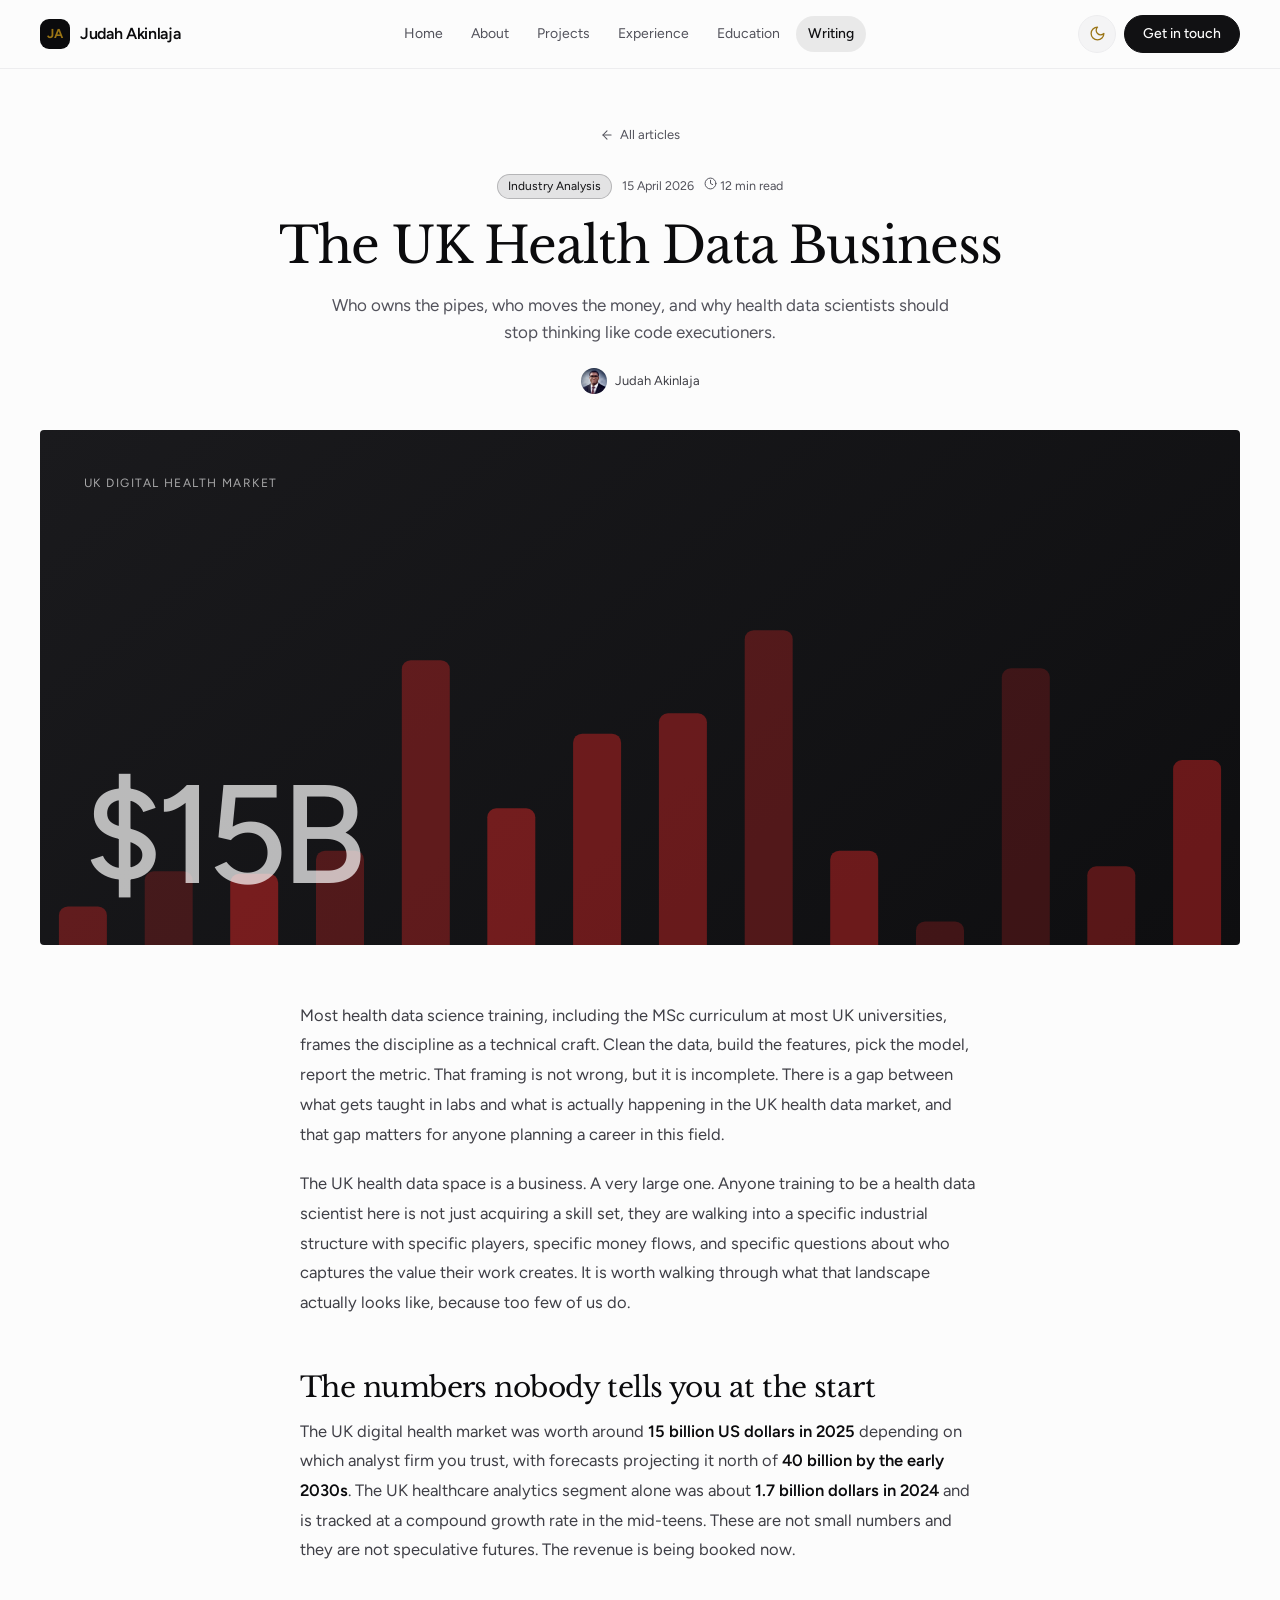
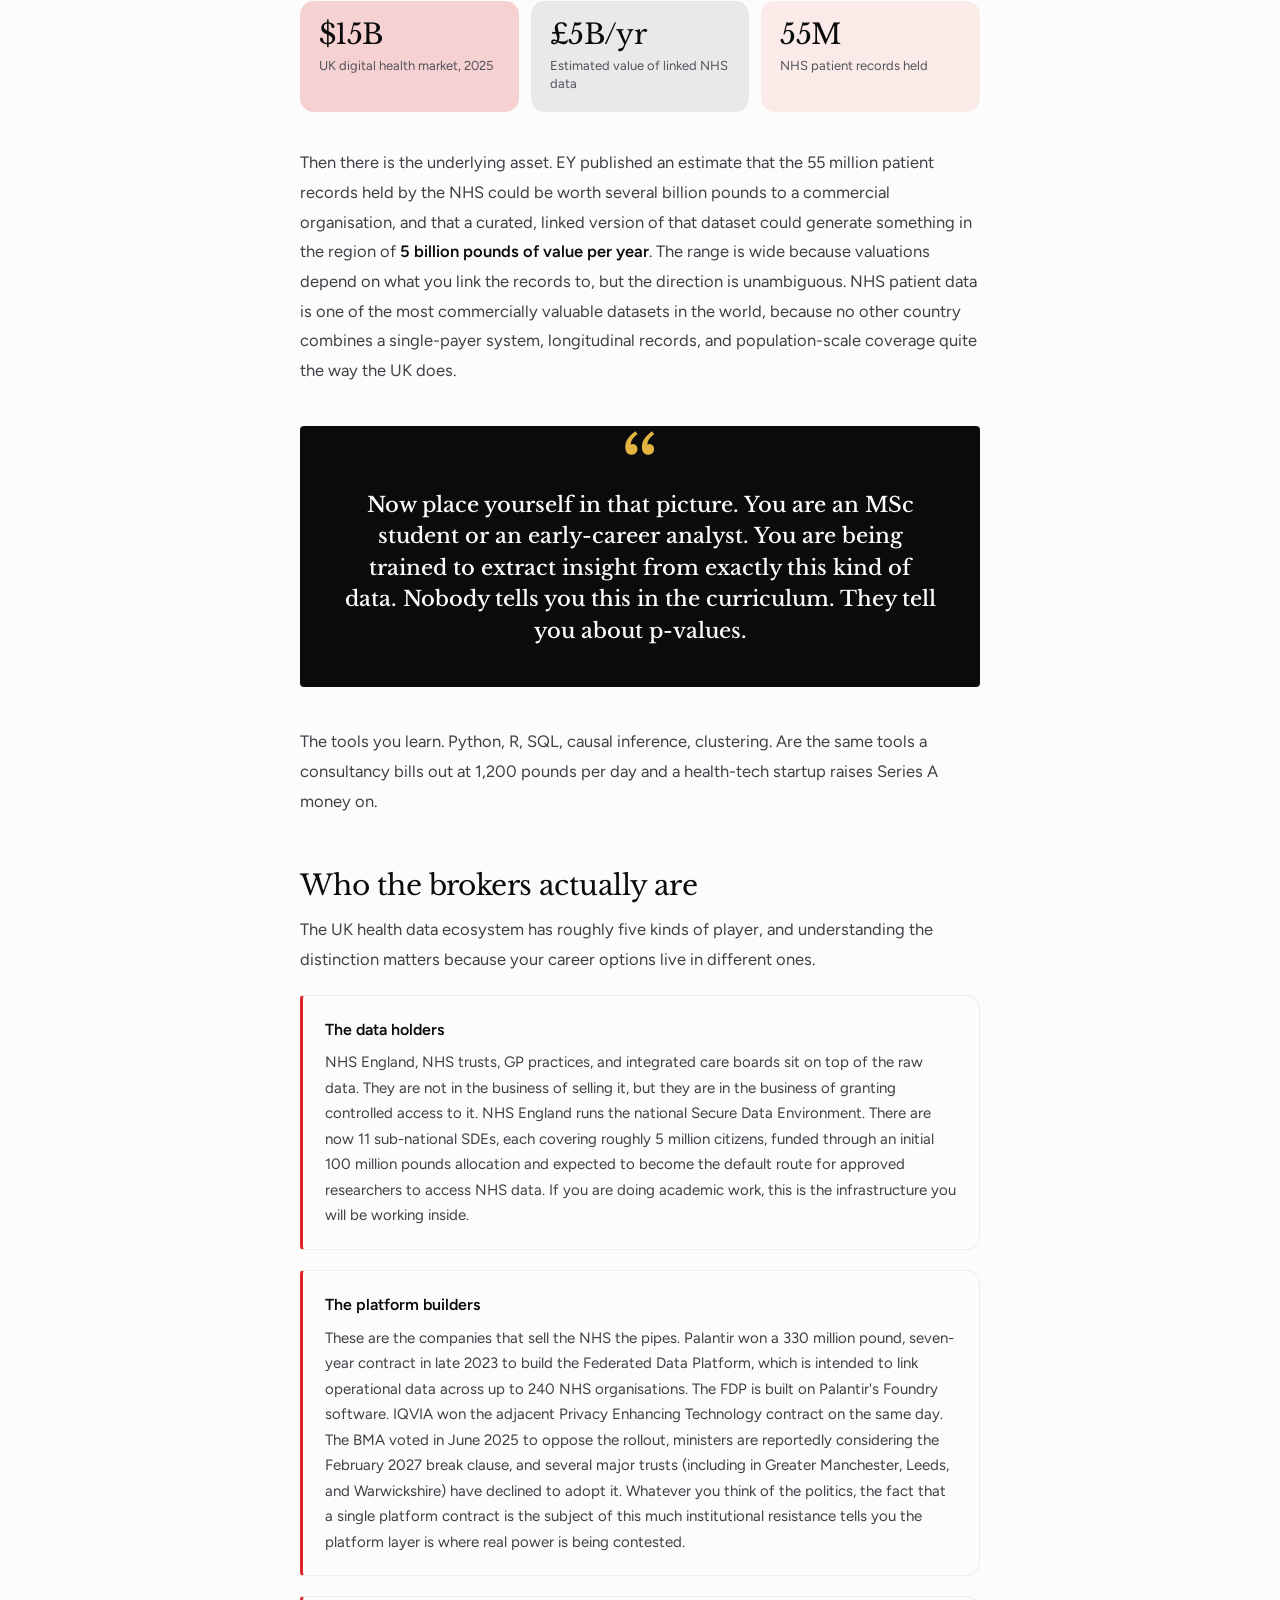
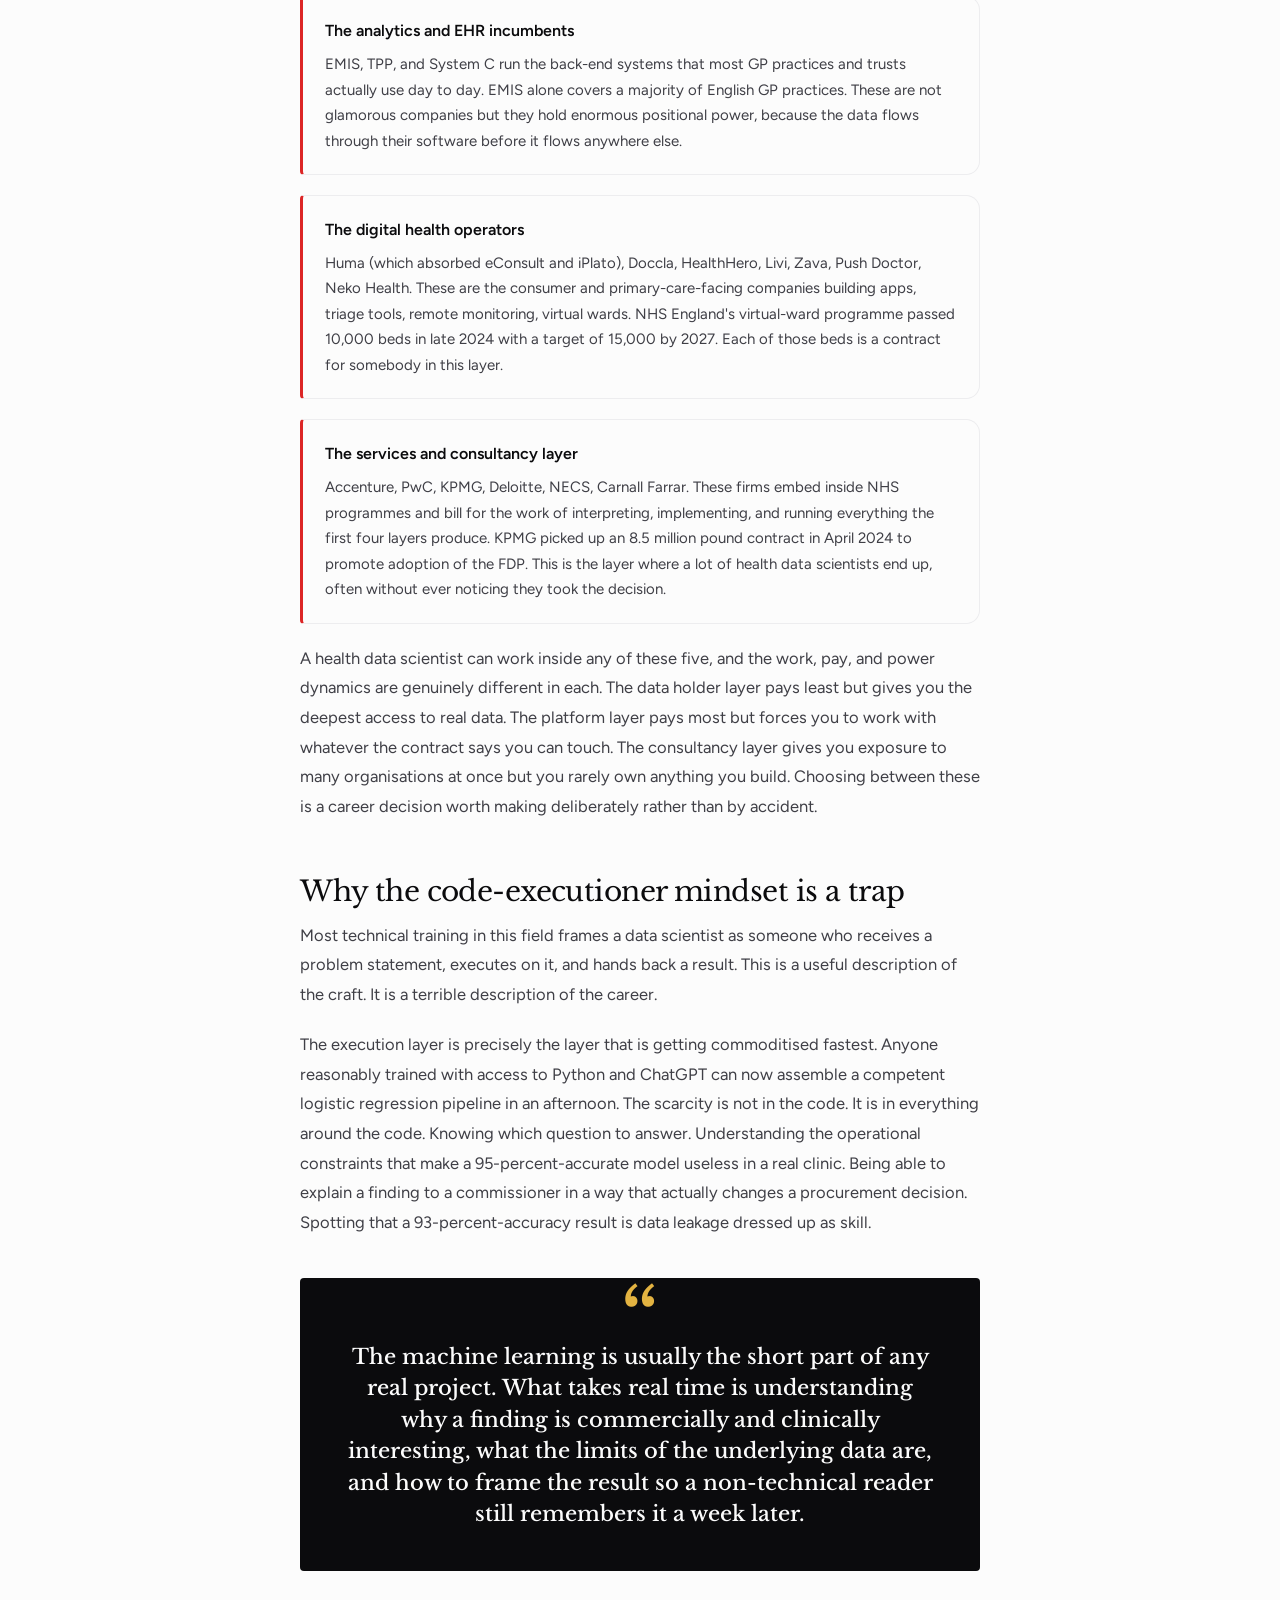
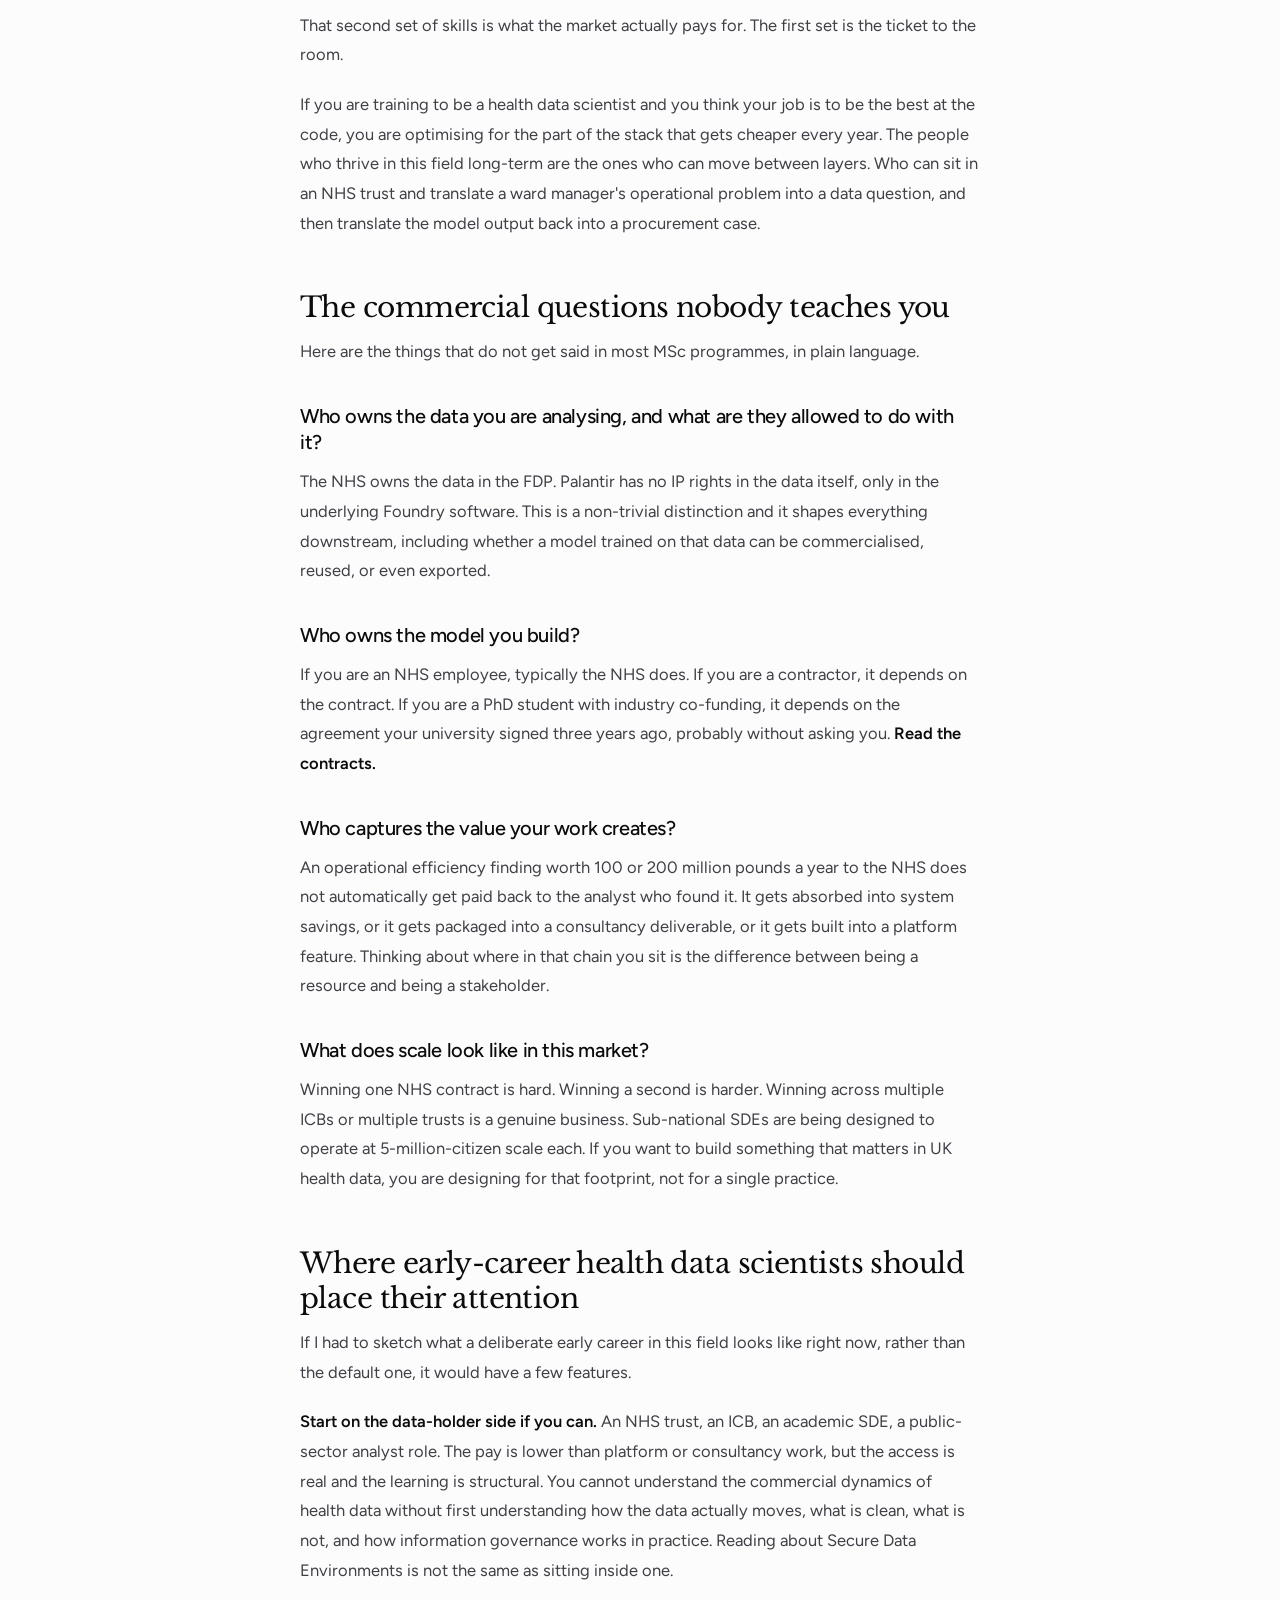
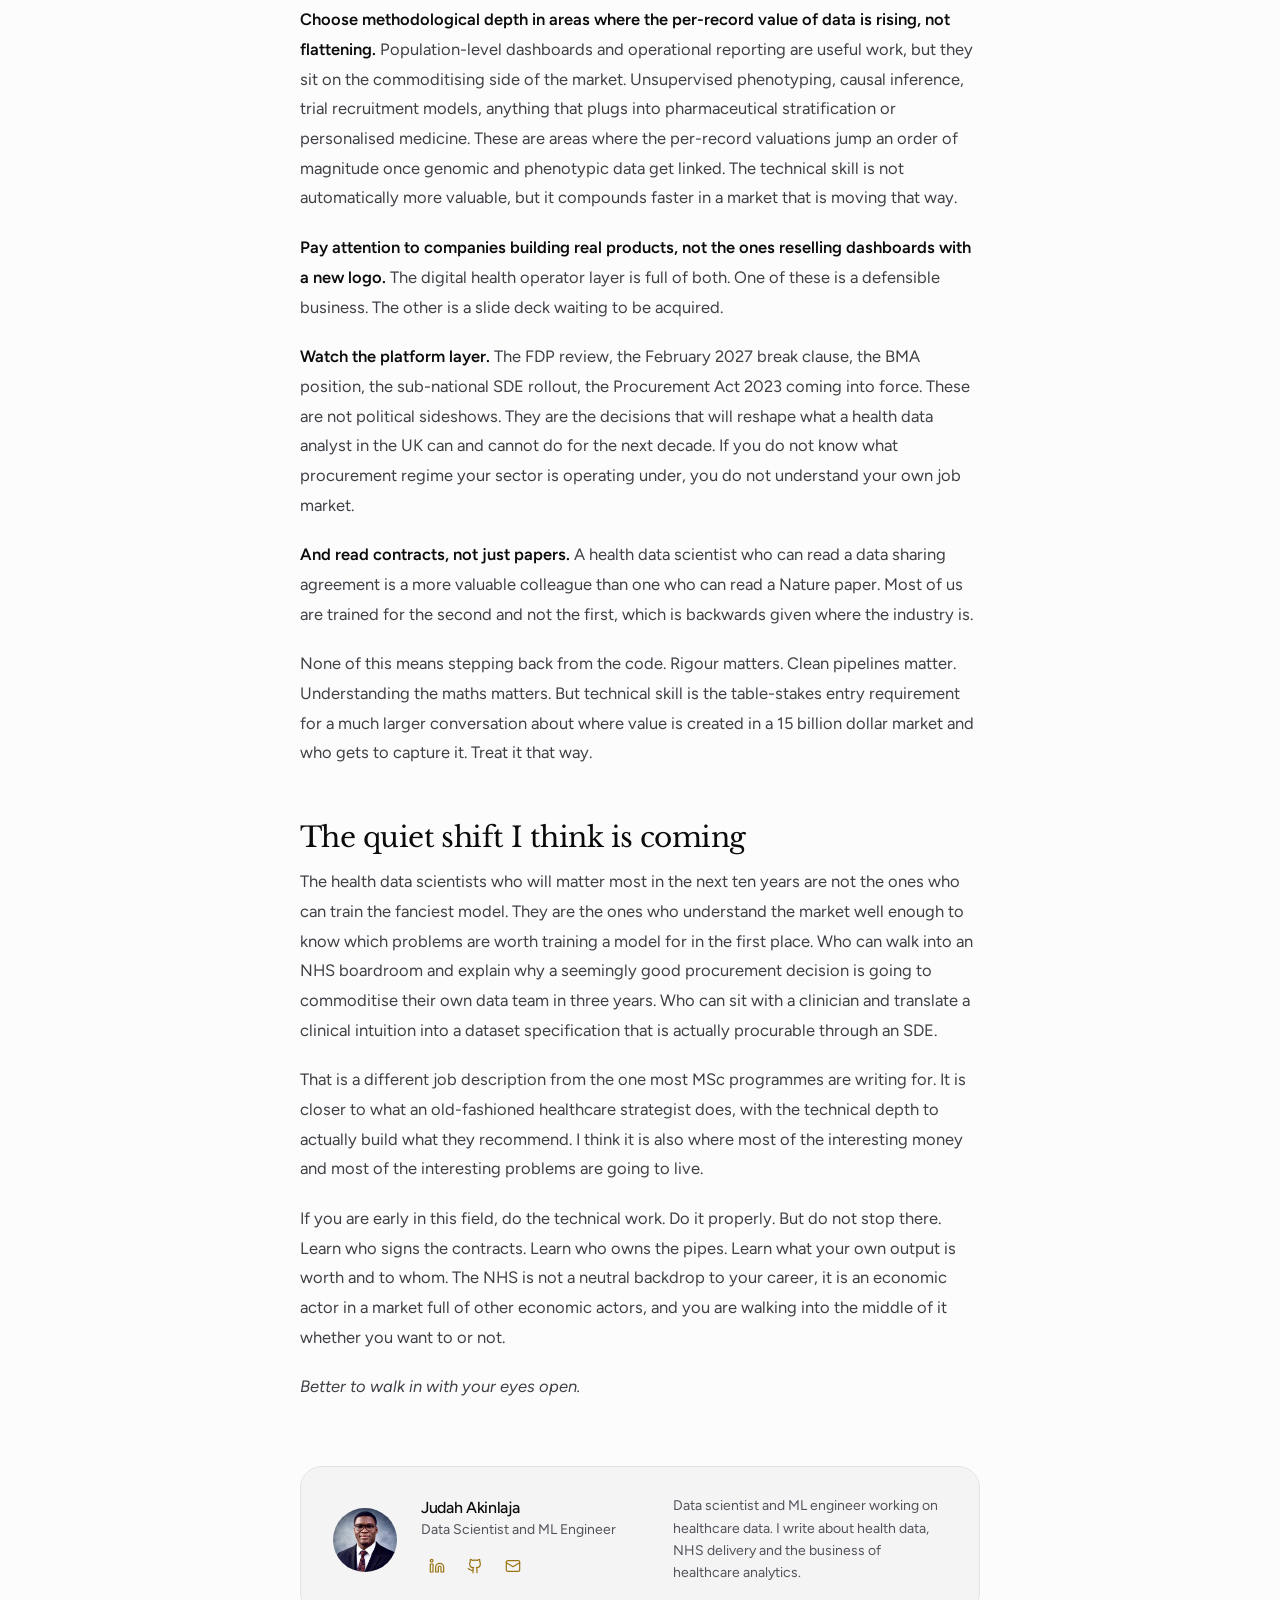
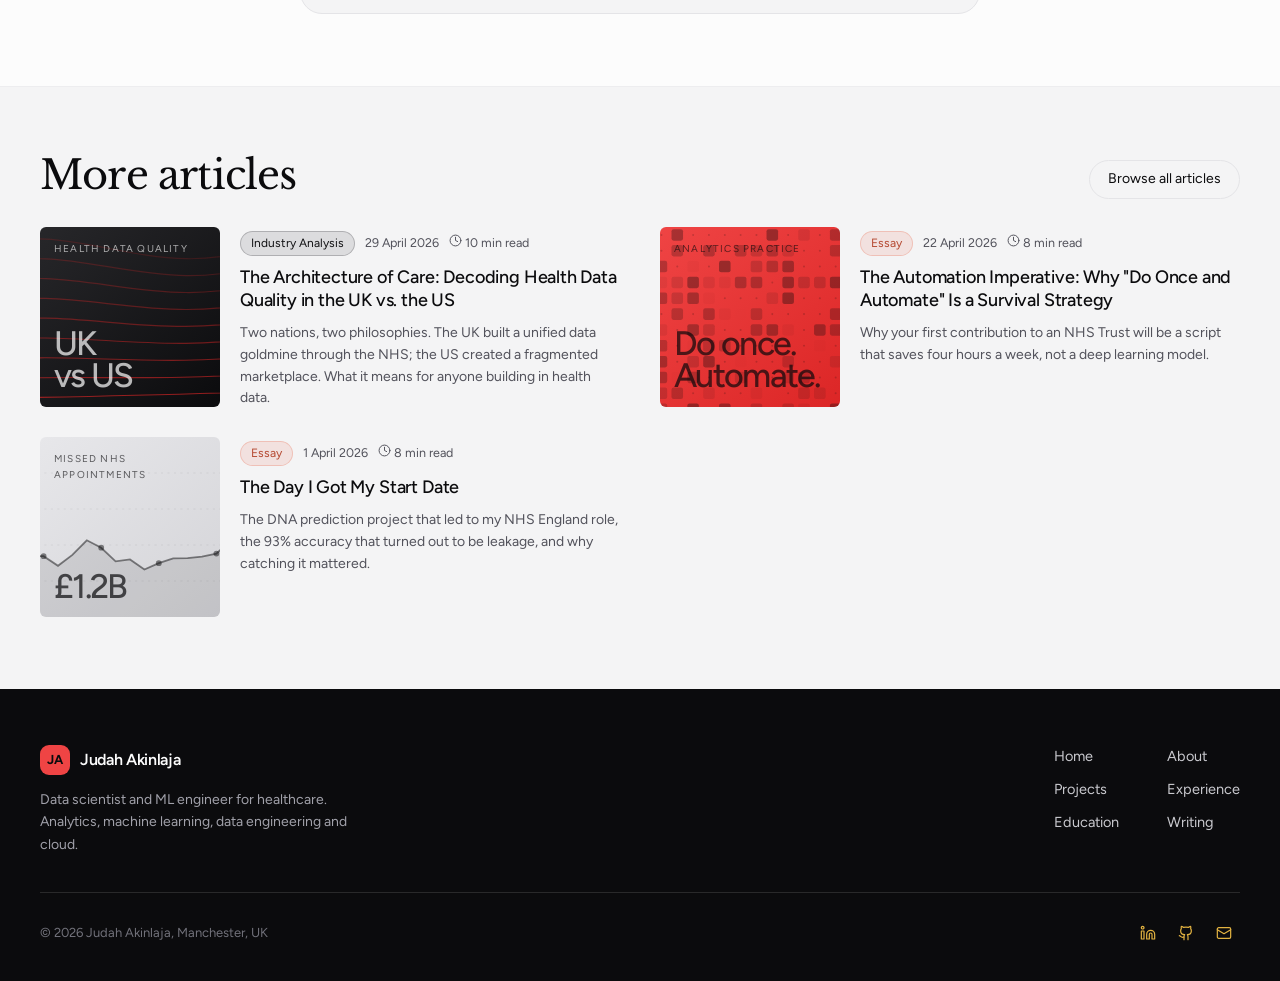
<file: posts/uk-health-data-business.html>
<!DOCTYPE html>
<html lang="en-GB">
<head>
<meta charset="utf-8">
<meta name="viewport" content="width=device-width, initial-scale=1">
<title>The UK Health Data Business | Judah Akinlaja</title>
<meta name="description" content="Who owns the pipes, who moves the money, and why health data scientists should stop thinking like code executioners.">
<meta property="og:title" content="The UK Health Data Business | Judah Akinlaja">
<meta property="og:description" content="Who owns the pipes, who moves the money, and why health data scientists should stop thinking like code executioners.">
<meta property="og:type" content="article">
<meta property="og:url" content="https://judahakinlajar.co.uk/posts/uk-health-data-business.html">
<meta property="og:site_name" content="Judah Akinlaja">
<meta property="og:image" content="https://judahakinlajar.co.uk/assets/og/posts-uk-health-data-business.png">
<meta property="og:image:width" content="1200">
<meta property="og:image:height" content="630">
<meta property="og:image:alt" content="The UK Health Data Business | Judah Akinlaja">
<meta name="twitter:card" content="summary_large_image">
<meta name="twitter:title" content="The UK Health Data Business | Judah Akinlaja">
<meta name="twitter:description" content="Who owns the pipes, who moves the money, and why health data scientists should stop thinking like code executioners.">
<meta name="twitter:image" content="https://judahakinlajar.co.uk/assets/og/posts-uk-health-data-business.png">
<link rel="canonical" href="https://judahakinlajar.co.uk/posts/uk-health-data-business.html">
<meta name="theme-color" content="#FCFCFC">
<script>(function(){var t;try{t=localStorage.getItem('theme')}catch(e){}if(!t){t=window.matchMedia&&matchMedia('(prefers-color-scheme: dark)').matches?'dark':'light'}document.documentElement.setAttribute('data-theme',t)})();</script>
<link rel="preconnect" href="https://fonts.googleapis.com">
<link rel="preconnect" href="https://fonts.gstatic.com" crossorigin>
<link href="https://fonts.googleapis.com/css2?family=Figtree:wght@400;500;600;700&family=Libre+Baskerville:ital,wght@0,400;0,700;1,400&display=swap" rel="stylesheet">
<link rel="stylesheet" href="../assets/css/site.css">
</head>
<body class="simple">
<header class="site-nav">
  <div class="container nav-inner">
    <a class="brand" href="../index.html" aria-label="Judah Akinlaja, home"><span class="brand-mark">JA</span><span>Judah Akinlaja</span></a>
    <nav aria-label="Main"><ul class="nav-links"><li><a href="../index.html">Home</a></li><li><a href="../about.html">About</a></li><li><a href="../portfolio.html">Projects</a></li><li><a href="../experience.html">Experience</a></li><li><a href="../qualifications.html">Education</a></li><li><a href="../publications.html" aria-current="page">Writing</a></li></ul></nav>
    <div class="nav-actions">
      <button class="theme-toggle" type="button" data-theme-toggle aria-label="Switch light or dark mode"><svg class="icon icon-moon" viewBox="0 0 24 24" fill="none" stroke="currentColor" stroke-width="1.8" stroke-linecap="round" stroke-linejoin="round" aria-hidden="true"><path d="M12 3a6 6 0 0 0 9 9 9 9 0 1 1-9-9Z"/></svg><svg class="icon icon-sun" viewBox="0 0 24 24" fill="none" stroke="currentColor" stroke-width="1.8" stroke-linecap="round" stroke-linejoin="round" aria-hidden="true"><circle cx="12" cy="12" r="4"/><path d="M12 2v2M12 20v2M4.93 4.93l1.41 1.41M17.66 17.66l1.41 1.41M2 12h2M20 12h2M6.34 17.66l-1.41 1.41M19.07 4.93l-1.41 1.41"/></svg></button>
      <a class="btn btn-dark" href="../contact.html">Get in touch</a>
      <button class="menu-btn" type="button" data-menu-open aria-label="Open menu"><svg class="icon" viewBox="0 0 24 24" fill="none" stroke="currentColor" stroke-width="1.8" stroke-linecap="round" stroke-linejoin="round" aria-hidden="true"><path d="M4 7h16M4 12h16M4 17h16"/></svg></button>
    </div>
  </div>
</header>
<div class="mobile-menu" aria-hidden="true">
  <div class="mobile-menu-head">
    <a class="brand" href="../index.html"><span class="brand-mark">JA</span><span>Judah Akinlaja</span></a>
    <button class="menu-btn" style="display:grid" type="button" data-menu-close aria-label="Close menu"><svg class="icon" viewBox="0 0 24 24" fill="none" stroke="currentColor" stroke-width="1.8" stroke-linecap="round" stroke-linejoin="round" aria-hidden="true"><path d="M18 6 6 18M6 6l12 12"/></svg></button>
  </div>
  <nav aria-label="Mobile"><a href="../index.html">Home</a><a href="../about.html">About</a><a href="../portfolio.html">Projects</a><a href="../experience.html">Experience</a><a href="../qualifications.html">Education</a><a href="../publications.html" aria-current="page">Writing</a></nav>
  <a class="btn btn-dark" href="../contact.html"><svg class="icon" viewBox="0 0 24 24" fill="none" stroke="currentColor" stroke-width="1.8" stroke-linecap="round" stroke-linejoin="round" aria-hidden="true"><rect x="2" y="4" width="20" height="16" rx="2"/><path d="m22 7-10 6L2 7"/></svg> Get in touch</a>
</div>
<main>
<header class="container article-head">
  <a class="back-link" href="../publications.html"><svg class="icon" viewBox="0 0 24 24" fill="none" stroke="currentColor" stroke-width="1.8" stroke-linecap="round" stroke-linejoin="round" aria-hidden="true"><path d="m12 19-7-7 7-7"/><path d="M19 12H5"/></svg> All articles</a>
  <div class="meta"><span class="pill pill-plum">Industry Analysis</span><span>15 April 2026</span><span class="sep"></span><span><svg class="icon" viewBox="0 0 24 24" fill="none" stroke="currentColor" stroke-width="1.8" stroke-linecap="round" stroke-linejoin="round" aria-hidden="true"><circle cx="12" cy="12" r="10"/><path d="M12 6v6l4 2"/></svg> 12 min read</span></div>
  <h1>The UK Health Data Business</h1>
  <p class="standfirst">Who owns the pipes, who moves the money, and why health data scientists should stop thinking like code executioners.</p>
  <div class="byline"><img src="../assets/judah.jpg" alt=""> Judah Akinlaja</div>
</header>
<div class="container"><div class="article-cover"><div class="cover v3"><svg viewBox="0 0 400 250" preserveAspectRatio="xMidYMid slice" aria-hidden="true"><rect x="6.3" y="198.1" width="16.0" height="51.9" rx="3" fill="currentColor" opacity="0.63"/><rect x="34.9" y="186.4" width="16.0" height="63.6" rx="3" fill="currentColor" opacity="0.39"/><rect x="63.4" y="187.2" width="16.0" height="62.8" rx="3" fill="currentColor" opacity="0.82"/><rect x="92.0" y="179.5" width="16.0" height="70.5" rx="3" fill="currentColor" opacity="0.50"/><rect x="120.6" y="116.0" width="16.0" height="134.0" rx="3" fill="currentColor" opacity="0.63"/><rect x="149.1" y="165.4" width="16.0" height="84.6" rx="3" fill="currentColor" opacity="0.79"/><rect x="177.7" y="140.5" width="16.0" height="109.5" rx="3" fill="currentColor" opacity="0.74"/><rect x="206.3" y="133.7" width="16.0" height="116.3" rx="3" fill="currentColor" opacity="0.71"/><rect x="234.9" y="106.0" width="16.0" height="144.0" rx="3" fill="currentColor" opacity="0.53"/><rect x="263.4" y="179.5" width="16.0" height="70.5" rx="3" fill="currentColor" opacity="0.75"/><rect x="292.0" y="203.1" width="16.0" height="46.9" rx="3" fill="currentColor" opacity="0.40"/><rect x="320.6" y="118.7" width="16.0" height="131.3" rx="3" fill="currentColor" opacity="0.37"/><rect x="349.1" y="184.7" width="16.0" height="65.3" rx="3" fill="currentColor" opacity="0.60"/><rect x="377.7" y="149.3" width="16.0" height="100.7" rx="3" fill="currentColor" opacity="0.73"/></svg><div class="cover-type"><span class="small">UK digital health market</span><span class="big">$15B</span></div></div></div></div>
<article class="container-narrow article-body">
<p>Most health data science training, including the MSc curriculum at most UK universities, frames the discipline as a technical craft. Clean the data, build the features, pick the model, report the metric. That framing is not wrong, but it is incomplete. There is a gap between what gets taught in labs and what is actually happening in the UK health data market, and that gap matters for anyone planning a career in this field.</p>
<p>The UK health data space is a business. A very large one. Anyone training to be a health data scientist here is not just acquiring a skill set, they are walking into a specific industrial structure with specific players, specific money flows, and specific questions about who captures the value their work creates. It is worth walking through what that landscape actually looks like, because too few of us do.</p>
<h2>The numbers nobody tells you at the start</h2>
<p>The UK digital health market was worth around <strong>15 billion US dollars in 2025</strong> depending on which analyst firm you trust, with forecasts projecting it north of <strong>40 billion by the early 2030s</strong>. The UK healthcare analytics segment alone was about <strong>1.7 billion dollars in 2024</strong> and is tracked at a compound growth rate in the mid-teens. These are not small numbers and they are not speculative futures. The revenue is being booked now.</p>
<div class="stat-row">
<div class="stat-item">
<span class="stat-num">$15B</span>
<span class="stat-label">UK digital health market, 2025</span>
</div>
<div class="stat-item">
<span class="stat-num">£5B/yr</span>
<span class="stat-label">Estimated value of linked NHS data</span>
</div>
<div class="stat-item">
<span class="stat-num">55M</span>
<span class="stat-label">NHS patient records held</span>
</div>
</div>
<p>Then there is the underlying asset. EY published an estimate that the 55 million patient records held by the NHS could be worth several billion pounds to a commercial organisation, and that a curated, linked version of that dataset could generate something in the region of <strong>5 billion pounds of value per year</strong>. The range is wide because valuations depend on what you link the records to, but the direction is unambiguous. NHS patient data is one of the most commercially valuable datasets in the world, because no other country combines a single-payer system, longitudinal records, and population-scale coverage quite the way the UK does.</p>
<div class="pull-quote">
  Now place yourself in that picture. You are an MSc student or an early-career analyst. You are being trained to extract insight from exactly this kind of data. Nobody tells you this in the curriculum. They tell you about p-values.
</div>
<p>The tools you learn. Python, R, SQL, causal inference, clustering. Are the same tools a consultancy bills out at 1,200 pounds per day and a health-tech startup raises Series A money on.</p>
<h2>Who the brokers actually are</h2>
<p>The UK health data ecosystem has roughly five kinds of player, and understanding the distinction matters because your career options live in different ones.</p>
<div class="player-block">
<strong>The data holders</strong>
<p>NHS England, NHS trusts, GP practices, and integrated care boards sit on top of the raw data. They are not in the business of selling it, but they are in the business of granting controlled access to it. NHS England runs the national Secure Data Environment. There are now 11 sub-national SDEs, each covering roughly 5 million citizens, funded through an initial 100 million pounds allocation and expected to become the default route for approved researchers to access NHS data. If you are doing academic work, this is the infrastructure you will be working inside.</p>
</div>
<div class="player-block">
<strong>The platform builders</strong>
<p>These are the companies that sell the NHS the pipes. Palantir won a 330 million pound, seven-year contract in late 2023 to build the Federated Data Platform, which is intended to link operational data across up to 240 NHS organisations. The FDP is built on Palantir's Foundry software. IQVIA won the adjacent Privacy Enhancing Technology contract on the same day. The BMA voted in June 2025 to oppose the rollout, ministers are reportedly considering the February 2027 break clause, and several major trusts (including in Greater Manchester, Leeds, and Warwickshire) have declined to adopt it. Whatever you think of the politics, the fact that a single platform contract is the subject of this much institutional resistance tells you the platform layer is where real power is being contested.</p>
</div>
<div class="player-block">
<strong>The analytics and EHR incumbents</strong>
<p>EMIS, TPP, and System C run the back-end systems that most GP practices and trusts actually use day to day. EMIS alone covers a majority of English GP practices. These are not glamorous companies but they hold enormous positional power, because the data flows through their software before it flows anywhere else.</p>
</div>
<div class="player-block">
<strong>The digital health operators</strong>
<p>Huma (which absorbed eConsult and iPlato), Doccla, HealthHero, Livi, Zava, Push Doctor, Neko Health. These are the consumer and primary-care-facing companies building apps, triage tools, remote monitoring, virtual wards. NHS England's virtual-ward programme passed 10,000 beds in late 2024 with a target of 15,000 by 2027. Each of those beds is a contract for somebody in this layer.</p>
</div>
<div class="player-block">
<strong>The services and consultancy layer</strong>
<p>Accenture, PwC, KPMG, Deloitte, NECS, Carnall Farrar. These firms embed inside NHS programmes and bill for the work of interpreting, implementing, and running everything the first four layers produce. KPMG picked up an 8.5 million pound contract in April 2024 to promote adoption of the FDP. This is the layer where a lot of health data scientists end up, often without ever noticing they took the decision.</p>
</div>
<p>A health data scientist can work inside any of these five, and the work, pay, and power dynamics are genuinely different in each. The data holder layer pays least but gives you the deepest access to real data. The platform layer pays most but forces you to work with whatever the contract says you can touch. The consultancy layer gives you exposure to many organisations at once but you rarely own anything you build. Choosing between these is a career decision worth making deliberately rather than by accident.</p>
<h2>Why the code-executioner mindset is a trap</h2>
<p>Most technical training in this field frames a data scientist as someone who receives a problem statement, executes on it, and hands back a result. This is a useful description of the craft. It is a terrible description of the career.</p>
<p>The execution layer is precisely the layer that is getting commoditised fastest. Anyone reasonably trained with access to Python and ChatGPT can now assemble a competent logistic regression pipeline in an afternoon. The scarcity is not in the code. It is in everything around the code. Knowing which question to answer. Understanding the operational constraints that make a 95-percent-accurate model useless in a real clinic. Being able to explain a finding to a commissioner in a way that actually changes a procurement decision. Spotting that a 93-percent-accuracy result is data leakage dressed up as skill.</p>
<div class="pull-quote">
  The machine learning is usually the short part of any real project. What takes real time is understanding why a finding is commercially and clinically interesting, what the limits of the underlying data are, and how to frame the result so a non-technical reader still remembers it a week later.
</div>
<p>That second set of skills is what the market actually pays for. The first set is the ticket to the room.</p>
<p>If you are training to be a health data scientist and you think your job is to be the best at the code, you are optimising for the part of the stack that gets cheaper every year. The people who thrive in this field long-term are the ones who can move between layers. Who can sit in an NHS trust and translate a ward manager's operational problem into a data question, and then translate the model output back into a procurement case.</p>
<h2>The commercial questions nobody teaches you</h2>
<p>Here are the things that do not get said in most MSc programmes, in plain language.</p>
<h3>Who owns the data you are analysing, and what are they allowed to do with it?</h3>
<p>The NHS owns the data in the FDP. Palantir has no IP rights in the data itself, only in the underlying Foundry software. This is a non-trivial distinction and it shapes everything downstream, including whether a model trained on that data can be commercialised, reused, or even exported.</p>
<h3>Who owns the model you build?</h3>
<p>If you are an NHS employee, typically the NHS does. If you are a contractor, it depends on the contract. If you are a PhD student with industry co-funding, it depends on the agreement your university signed three years ago, probably without asking you. <strong>Read the contracts.</strong></p>
<h3>Who captures the value your work creates?</h3>
<p>An operational efficiency finding worth 100 or 200 million pounds a year to the NHS does not automatically get paid back to the analyst who found it. It gets absorbed into system savings, or it gets packaged into a consultancy deliverable, or it gets built into a platform feature. Thinking about where in that chain you sit is the difference between being a resource and being a stakeholder.</p>
<h3>What does scale look like in this market?</h3>
<p>Winning one NHS contract is hard. Winning a second is harder. Winning across multiple ICBs or multiple trusts is a genuine business. Sub-national SDEs are being designed to operate at 5-million-citizen scale each. If you want to build something that matters in UK health data, you are designing for that footprint, not for a single practice.</p>
<h2>Where early-career health data scientists should place their attention</h2>
<p>If I had to sketch what a deliberate early career in this field looks like right now, rather than the default one, it would have a few features.</p>
<p><strong>Start on the data-holder side if you can.</strong> An NHS trust, an ICB, an academic SDE, a public-sector analyst role. The pay is lower than platform or consultancy work, but the access is real and the learning is structural. You cannot understand the commercial dynamics of health data without first understanding how the data actually moves, what is clean, what is not, and how information governance works in practice. Reading about Secure Data Environments is not the same as sitting inside one.</p>
<p><strong>Choose methodological depth in areas where the per-record value of data is rising, not flattening.</strong> Population-level dashboards and operational reporting are useful work, but they sit on the commoditising side of the market. Unsupervised phenotyping, causal inference, trial recruitment models, anything that plugs into pharmaceutical stratification or personalised medicine. These are areas where the per-record valuations jump an order of magnitude once genomic and phenotypic data get linked. The technical skill is not automatically more valuable, but it compounds faster in a market that is moving that way.</p>
<p><strong>Pay attention to companies building real products, not the ones reselling dashboards with a new logo.</strong> The digital health operator layer is full of both. One of these is a defensible business. The other is a slide deck waiting to be acquired.</p>
<p><strong>Watch the platform layer.</strong> The FDP review, the February 2027 break clause, the BMA position, the sub-national SDE rollout, the Procurement Act 2023 coming into force. These are not political sideshows. They are the decisions that will reshape what a health data analyst in the UK can and cannot do for the next decade. If you do not know what procurement regime your sector is operating under, you do not understand your own job market.</p>
<p><strong>And read contracts, not just papers.</strong> A health data scientist who can read a data sharing agreement is a more valuable colleague than one who can read a Nature paper. Most of us are trained for the second and not the first, which is backwards given where the industry is.</p>
<p>None of this means stepping back from the code. Rigour matters. Clean pipelines matter. Understanding the maths matters. But technical skill is the table-stakes entry requirement for a much larger conversation about where value is created in a 15 billion dollar market and who gets to capture it. Treat it that way.</p>
<h2>The quiet shift I think is coming</h2>
<p>The health data scientists who will matter most in the next ten years are not the ones who can train the fanciest model. They are the ones who understand the market well enough to know which problems are worth training a model for in the first place. Who can walk into an NHS boardroom and explain why a seemingly good procurement decision is going to commoditise their own data team in three years. Who can sit with a clinician and translate a clinical intuition into a dataset specification that is actually procurable through an SDE.</p>
<p>That is a different job description from the one most MSc programmes are writing for. It is closer to what an old-fashioned healthcare strategist does, with the technical depth to actually build what they recommend. I think it is also where most of the interesting money and most of the interesting problems are going to live.</p>
<p>If you are early in this field, do the technical work. Do it properly. But do not stop there. Learn who signs the contracts. Learn who owns the pipes. Learn what your own output is worth and to whom. The NHS is not a neutral backdrop to your career, it is an economic actor in a market full of other economic actors, and you are walking into the middle of it whether you want to or not.</p>
<p><em>Better to walk in with your eyes open.</em></p>
</article>
<div class="container-narrow">
  <div class="author-card">
    <img src="../assets/judah.jpg" alt="Judah Akinlaja">
    <div><h3>Judah Akinlaja</h3><p class="role-place">Data Scientist and ML Engineer</p><div class="socials"><a href="https://www.linkedin.com/in/judah-akinlaja-a10385194" target="_blank" rel="noopener" aria-label="LinkedIn"><svg class="icon" viewBox="0 0 24 24" fill="none" stroke="currentColor" stroke-width="1.8" stroke-linecap="round" stroke-linejoin="round" aria-hidden="true"><path d="M16 8a6 6 0 0 1 6 6v7h-4v-7a2 2 0 0 0-2-2 2 2 0 0 0-2 2v7h-4v-7a6 6 0 0 1 6-6z"/><rect width="4" height="12" x="2" y="9"/><circle cx="4" cy="4" r="2"/></svg></a><a href="https://github.com/Akinlajar" target="_blank" rel="noopener" aria-label="GitHub"><svg class="icon" viewBox="0 0 24 24" fill="none" stroke="currentColor" stroke-width="1.8" stroke-linecap="round" stroke-linejoin="round" aria-hidden="true"><path d="M15 22v-4a4.8 4.8 0 0 0-1-3.5c3 0 6-2 6-5.5.08-1.25-.27-2.48-1-3.5.28-1.15.28-2.35 0-3.5 0 0-1 0-3 1.5-2.64-.5-5.36-.5-8 0C6 2 5 2 5 2c-.3 1.15-.3 2.35 0 3.5A5.4 5.4 0 0 0 4 9c0 3.5 3 5.5 6 5.5-.39.49-.68 1.05-.85 1.65-.17.6-.22 1.23-.15 1.85v4"/><path d="M9 18c-4.51 2-5-2-7-2"/></svg></a><a href="mailto:judahakinlajar@gmail.com" aria-label="Email"><svg class="icon" viewBox="0 0 24 24" fill="none" stroke="currentColor" stroke-width="1.8" stroke-linecap="round" stroke-linejoin="round" aria-hidden="true"><rect x="2" y="4" width="20" height="16" rx="2"/><path d="m22 7-10 6L2 7"/></svg></a></div></div>
    <p>Data scientist and ML engineer working on healthcare data. I write about health data, NHS delivery and the business of healthcare analytics.</p>
  </div>
</div>
<section class="related">
  <div class="container">
    <div class="section-head"><h2 class="section-title">More articles</h2><a class="btn btn-outline" href="../publications.html">Browse all articles</a></div>
    <div class="post-list"><a class="post-row" href="../posts/architecture-of-care.html" data-category="Industry Analysis">
  <div class="post-row-cover"><div class="cover v1"><svg viewBox="0 0 400 250" preserveAspectRatio="xMidYMid slice" aria-hidden="true"><path d="M0 30 C 120.0 -20, 240.0 90, 400 20" fill="none" stroke="currentColor" stroke-width="1.6" opacity="0.25"/><path d="M0 56 C 120.0 12, 240.0 108, 400 46" fill="none" stroke="currentColor" stroke-width="1.6" opacity="0.33"/><path d="M0 82 C 120.0 44, 240.0 126, 400 72" fill="none" stroke="currentColor" stroke-width="1.6" opacity="0.41"/><path d="M0 108 C 120.0 76, 240.0 144, 400 98" fill="none" stroke="currentColor" stroke-width="1.6" opacity="0.49"/><path d="M0 134 C 120.0 108, 240.0 162, 400 124" fill="none" stroke="currentColor" stroke-width="1.6" opacity="0.57"/><path d="M0 160 C 120.0 140, 240.0 180, 400 150" fill="none" stroke="currentColor" stroke-width="1.6" opacity="0.65"/><path d="M0 186 C 120.0 172, 240.0 198, 400 176" fill="none" stroke="currentColor" stroke-width="1.6" opacity="0.73"/><path d="M0 212 C 120.0 204, 240.0 216, 400 202" fill="none" stroke="currentColor" stroke-width="1.6" opacity="0.81"/><path d="M0 238 C 120.0 236, 240.0 234, 400 228" fill="none" stroke="currentColor" stroke-width="1.6" opacity="0.89"/></svg><div class="cover-type"><span class="small">Health data quality</span><span class="big">UK<br>vs US</span></div></div></div>
  <div class="post-row-body">
    <div class="meta"><span class="pill pill-plum">Industry Analysis</span><span>29 April 2026</span><span class="sep"></span><span><svg class="icon" viewBox="0 0 24 24" fill="none" stroke="currentColor" stroke-width="1.8" stroke-linecap="round" stroke-linejoin="round" aria-hidden="true"><circle cx="12" cy="12" r="10"/><path d="M12 6v6l4 2"/></svg> 10 min read</span></div>
    <h3>The Architecture of Care: Decoding Health Data Quality in the UK vs. the US</h3>
    <p>Two nations, two philosophies. The UK built a unified data goldmine through the NHS; the US created a fragmented marketplace. What it means for anyone building in health data.</p>
  </div>
</a><a class="post-row" href="../posts/automation-imperative.html" data-category="Essay">
  <div class="post-row-cover"><div class="cover v6"><svg viewBox="0 0 400 250" preserveAspectRatio="xMidYMid slice" aria-hidden="true"><rect x="3" y="3" width="16" height="16" rx="3" fill="currentColor" opacity="0.04"/><rect x="3" y="25" width="16" height="16" rx="3" fill="currentColor" opacity="0.80"/><rect x="3" y="47" width="16" height="16" rx="3" fill="currentColor" opacity="0.00"/><circle cx="11.0" cy="77.0" r="1.4" fill="currentColor" opacity=".45"/><rect x="3" y="91" width="16" height="16" rx="3" fill="currentColor" opacity="0.33"/><circle cx="11.0" cy="121.0" r="1.4" fill="currentColor" opacity=".45"/><rect x="3" y="135" width="16" height="16" rx="3" fill="currentColor" opacity="0.61"/><rect x="3" y="157" width="16" height="16" rx="3" fill="currentColor" opacity="0.16"/><rect x="3" y="179" width="16" height="16" rx="3" fill="currentColor" opacity="0.14"/><rect x="3" y="201" width="16" height="16" rx="3" fill="currentColor" opacity="0.28"/><circle cx="11.0" cy="231.0" r="1.4" fill="currentColor" opacity=".45"/><circle cx="11.0" cy="253.0" r="1.4" fill="currentColor" opacity=".45"/><rect x="25" y="3" width="16" height="16" rx="3" fill="currentColor" opacity="0.25"/><circle cx="33.0" cy="33.0" r="1.4" fill="currentColor" opacity=".45"/><circle cx="33.0" cy="55.0" r="1.4" fill="currentColor" opacity=".45"/><rect x="25" y="69" width="16" height="16" rx="3" fill="currentColor" opacity="0.84"/><rect x="25" y="91" width="16" height="16" rx="3" fill="currentColor" opacity="0.03"/><circle cx="33.0" cy="121.0" r="1.4" fill="currentColor" opacity=".45"/><rect x="25" y="135" width="16" height="16" rx="3" fill="currentColor" opacity="0.18"/><rect x="25" y="157" width="16" height="16" rx="3" fill="currentColor" opacity="0.79"/><circle cx="33.0" cy="187.0" r="1.4" fill="currentColor" opacity=".45"/><circle cx="33.0" cy="209.0" r="1.4" fill="currentColor" opacity=".45"/><rect x="25" y="223" width="16" height="16" rx="3" fill="currentColor" opacity="0.13"/><circle cx="33.0" cy="253.0" r="1.4" fill="currentColor" opacity=".45"/><rect x="47" y="3" width="16" height="16" rx="3" fill="currentColor" opacity="0.53"/><circle cx="55.0" cy="33.0" r="1.4" fill="currentColor" opacity=".45"/><rect x="47" y="47" width="16" height="16" rx="3" fill="currentColor" opacity="0.84"/><circle cx="55.0" cy="77.0" r="1.4" fill="currentColor" opacity=".45"/><circle cx="55.0" cy="99.0" r="1.4" fill="currentColor" opacity=".45"/><rect x="47" y="113" width="16" height="16" rx="3" fill="currentColor" opacity="0.56"/><rect x="47" y="135" width="16" height="16" rx="3" fill="currentColor" opacity="0.14"/><circle cx="55.0" cy="165.0" r="1.4" fill="currentColor" opacity=".45"/><circle cx="55.0" cy="187.0" r="1.4" fill="currentColor" opacity=".45"/><circle cx="55.0" cy="209.0" r="1.4" fill="currentColor" opacity=".45"/><rect x="47" y="223" width="16" height="16" rx="3" fill="currentColor" opacity="0.30"/><rect x="47" y="245" width="16" height="16" rx="3" fill="currentColor" opacity="0.07"/><circle cx="77.0" cy="11.0" r="1.4" fill="currentColor" opacity=".45"/><circle cx="77.0" cy="33.0" r="1.4" fill="currentColor" opacity=".45"/><rect x="69" y="47" width="16" height="16" rx="3" fill="currentColor" opacity="0.59"/><rect x="69" y="69" width="16" height="16" rx="3" fill="currentColor" opacity="0.13"/><rect x="69" y="91" width="16" height="16" rx="3" fill="currentColor" opacity="0.58"/><circle cx="77.0" cy="121.0" r="1.4" fill="currentColor" opacity=".45"/><rect x="69" y="135" width="16" height="16" rx="3" fill="currentColor" opacity="0.17"/><rect x="69" y="157" width="16" height="16" rx="3" fill="currentColor" opacity="0.51"/><rect x="69" y="179" width="16" height="16" rx="3" fill="currentColor" opacity="0.69"/><rect x="69" y="201" width="16" height="16" rx="3" fill="currentColor" opacity="0.59"/><rect x="69" y="223" width="16" height="16" rx="3" fill="currentColor" opacity="0.36"/><rect x="69" y="245" width="16" height="16" rx="3" fill="currentColor" opacity="0.42"/><rect x="91" y="3" width="16" height="16" rx="3" fill="currentColor" opacity="0.75"/><rect x="91" y="25" width="16" height="16" rx="3" fill="currentColor" opacity="0.54"/><circle cx="99.0" cy="55.0" r="1.4" fill="currentColor" opacity=".45"/><rect x="91" y="69" width="16" height="16" rx="3" fill="currentColor" opacity="0.27"/><rect x="91" y="91" width="16" height="16" rx="3" fill="currentColor" opacity="0.36"/><rect x="91" y="113" width="16" height="16" rx="3" fill="currentColor" opacity="0.52"/><circle cx="99.0" cy="143.0" r="1.4" fill="currentColor" opacity=".45"/><circle cx="99.0" cy="165.0" r="1.4" fill="currentColor" opacity=".45"/><circle cx="99.0" cy="187.0" r="1.4" fill="currentColor" opacity=".45"/><rect x="91" y="201" width="16" height="16" rx="3" fill="currentColor" opacity="0.03"/><rect x="91" y="223" width="16" height="16" rx="3" fill="currentColor" opacity="0.50"/><circle cx="99.0" cy="253.0" r="1.4" fill="currentColor" opacity=".45"/><circle cx="121.0" cy="11.0" r="1.4" fill="currentColor" opacity=".45"/><circle cx="121.0" cy="33.0" r="1.4" fill="currentColor" opacity=".45"/><rect x="113" y="47" width="16" height="16" rx="3" fill="currentColor" opacity="0.07"/><rect x="113" y="69" width="16" height="16" rx="3" fill="currentColor" opacity="0.83"/><rect x="113" y="91" width="16" height="16" rx="3" fill="currentColor" opacity="0.70"/><circle cx="121.0" cy="121.0" r="1.4" fill="currentColor" opacity=".45"/><rect x="113" y="135" width="16" height="16" rx="3" fill="currentColor" opacity="0.70"/><rect x="113" y="157" width="16" height="16" rx="3" fill="currentColor" opacity="0.04"/><rect x="113" y="179" width="16" height="16" rx="3" fill="currentColor" opacity="0.36"/><rect x="113" y="201" width="16" height="16" rx="3" fill="currentColor" opacity="0.52"/><circle cx="121.0" cy="231.0" r="1.4" fill="currentColor" opacity=".45"/><rect x="113" y="245" width="16" height="16" rx="3" fill="currentColor" opacity="0.87"/><circle cx="143.0" cy="11.0" r="1.4" fill="currentColor" opacity=".45"/><rect x="135" y="25" width="16" height="16" rx="3" fill="currentColor" opacity="0.58"/><circle cx="143.0" cy="55.0" r="1.4" fill="currentColor" opacity=".45"/><rect x="135" y="69" width="16" height="16" rx="3" fill="currentColor" opacity="0.19"/><rect x="135" y="91" width="16" height="16" rx="3" fill="currentColor" opacity="0.07"/><rect x="135" y="113" width="16" height="16" rx="3" fill="currentColor" opacity="0.58"/><rect x="135" y="135" width="16" height="16" rx="3" fill="currentColor" opacity="0.35"/><rect x="135" y="157" width="16" height="16" rx="3" fill="currentColor" opacity="0.42"/><rect x="135" y="179" width="16" height="16" rx="3" fill="currentColor" opacity="0.78"/><circle cx="143.0" cy="209.0" r="1.4" fill="currentColor" opacity=".45"/><rect x="135" y="223" width="16" height="16" rx="3" fill="currentColor" opacity="0.20"/><circle cx="143.0" cy="253.0" r="1.4" fill="currentColor" opacity=".45"/><circle cx="165.0" cy="11.0" r="1.4" fill="currentColor" opacity=".45"/><circle cx="165.0" cy="33.0" r="1.4" fill="currentColor" opacity=".45"/><rect x="157" y="47" width="16" height="16" rx="3" fill="currentColor" opacity="0.87"/><rect x="157" y="69" width="16" height="16" rx="3" fill="currentColor" opacity="0.12"/><circle cx="165.0" cy="99.0" r="1.4" fill="currentColor" opacity=".45"/><rect x="157" y="113" width="16" height="16" rx="3" fill="currentColor" opacity="0.08"/><circle cx="165.0" cy="143.0" r="1.4" fill="currentColor" opacity=".45"/><rect x="157" y="157" width="16" height="16" rx="3" fill="currentColor" opacity="0.46"/><circle cx="165.0" cy="187.0" r="1.4" fill="currentColor" opacity=".45"/><rect x="157" y="201" width="16" height="16" rx="3" fill="currentColor" opacity="0.10"/><circle cx="165.0" cy="231.0" r="1.4" fill="currentColor" opacity=".45"/><rect x="157" y="245" width="16" height="16" rx="3" fill="currentColor" opacity="0.76"/><circle cx="187.0" cy="11.0" r="1.4" fill="currentColor" opacity=".45"/><rect x="179" y="25" width="16" height="16" rx="3" fill="currentColor" opacity="0.50"/><rect x="179" y="47" width="16" height="16" rx="3" fill="currentColor" opacity="0.00"/><rect x="179" y="69" width="16" height="16" rx="3" fill="currentColor" opacity="0.61"/><circle cx="187.0" cy="99.0" r="1.4" fill="currentColor" opacity=".45"/><rect x="179" y="113" width="16" height="16" rx="3" fill="currentColor" opacity="0.01"/><circle cx="187.0" cy="143.0" r="1.4" fill="currentColor" opacity=".45"/><circle cx="187.0" cy="165.0" r="1.4" fill="currentColor" opacity=".45"/><rect x="179" y="179" width="16" height="16" rx="3" fill="currentColor" opacity="0.03"/><rect x="179" y="201" width="16" height="16" rx="3" fill="currentColor" opacity="0.31"/><circle cx="187.0" cy="231.0" r="1.4" fill="currentColor" opacity=".45"/><circle cx="187.0" cy="253.0" r="1.4" fill="currentColor" opacity=".45"/><circle cx="209.0" cy="11.0" r="1.4" fill="currentColor" opacity=".45"/><rect x="201" y="25" width="16" height="16" rx="3" fill="currentColor" opacity="0.35"/><rect x="201" y="47" width="16" height="16" rx="3" fill="currentColor" opacity="0.38"/><rect x="201" y="69" width="16" height="16" rx="3" fill="currentColor" opacity="0.60"/><circle cx="209.0" cy="99.0" r="1.4" fill="currentColor" opacity=".45"/><rect x="201" y="113" width="16" height="16" rx="3" fill="currentColor" opacity="0.46"/><rect x="201" y="135" width="16" height="16" rx="3" fill="currentColor" opacity="0.56"/><circle cx="209.0" cy="165.0" r="1.4" fill="currentColor" opacity=".45"/><circle cx="209.0" cy="187.0" r="1.4" fill="currentColor" opacity=".45"/><circle cx="209.0" cy="209.0" r="1.4" fill="currentColor" opacity=".45"/><rect x="201" y="223" width="16" height="16" rx="3" fill="currentColor" opacity="0.11"/><rect x="201" y="245" width="16" height="16" rx="3" fill="currentColor" opacity="0.36"/><rect x="223" y="3" width="16" height="16" rx="3" fill="currentColor" opacity="0.84"/><rect x="223" y="25" width="16" height="16" rx="3" fill="currentColor" opacity="0.55"/><rect x="223" y="47" width="16" height="16" rx="3" fill="currentColor" opacity="0.53"/><circle cx="231.0" cy="77.0" r="1.4" fill="currentColor" opacity=".45"/><rect x="223" y="91" width="16" height="16" rx="3" fill="currentColor" opacity="0.24"/><circle cx="231.0" cy="121.0" r="1.4" fill="currentColor" opacity=".45"/><rect x="223" y="135" width="16" height="16" rx="3" fill="currentColor" opacity="0.71"/><circle cx="231.0" cy="165.0" r="1.4" fill="currentColor" opacity=".45"/><circle cx="231.0" cy="187.0" r="1.4" fill="currentColor" opacity=".45"/><circle cx="231.0" cy="209.0" r="1.4" fill="currentColor" opacity=".45"/><rect x="223" y="223" width="16" height="16" rx="3" fill="currentColor" opacity="0.00"/><circle cx="231.0" cy="253.0" r="1.4" fill="currentColor" opacity=".45"/><circle cx="253.0" cy="11.0" r="1.4" fill="currentColor" opacity=".45"/><rect x="245" y="25" width="16" height="16" rx="3" fill="currentColor" opacity="0.28"/><rect x="245" y="47" width="16" height="16" rx="3" fill="currentColor" opacity="0.76"/><rect x="245" y="69" width="16" height="16" rx="3" fill="currentColor" opacity="0.81"/><rect x="245" y="91" width="16" height="16" rx="3" fill="currentColor" opacity="0.87"/><circle cx="253.0" cy="121.0" r="1.4" fill="currentColor" opacity=".45"/><rect x="245" y="135" width="16" height="16" rx="3" fill="currentColor" opacity="0.10"/><circle cx="253.0" cy="165.0" r="1.4" fill="currentColor" opacity=".45"/><rect x="245" y="179" width="16" height="16" rx="3" fill="currentColor" opacity="0.39"/><rect x="245" y="201" width="16" height="16" rx="3" fill="currentColor" opacity="0.29"/><circle cx="253.0" cy="231.0" r="1.4" fill="currentColor" opacity=".45"/><rect x="245" y="245" width="16" height="16" rx="3" fill="currentColor" opacity="0.35"/><rect x="267" y="3" width="16" height="16" rx="3" fill="currentColor" opacity="0.21"/><circle cx="275.0" cy="33.0" r="1.4" fill="currentColor" opacity=".45"/><circle cx="275.0" cy="55.0" r="1.4" fill="currentColor" opacity=".45"/><rect x="267" y="69" width="16" height="16" rx="3" fill="currentColor" opacity="0.37"/><circle cx="275.0" cy="99.0" r="1.4" fill="currentColor" opacity=".45"/><circle cx="275.0" cy="121.0" r="1.4" fill="currentColor" opacity=".45"/><circle cx="275.0" cy="143.0" r="1.4" fill="currentColor" opacity=".45"/><circle cx="275.0" cy="165.0" r="1.4" fill="currentColor" opacity=".45"/><circle cx="275.0" cy="187.0" r="1.4" fill="currentColor" opacity=".45"/><rect x="267" y="201" width="16" height="16" rx="3" fill="currentColor" opacity="0.42"/><rect x="267" y="223" width="16" height="16" rx="3" fill="currentColor" opacity="0.31"/><rect x="267" y="245" width="16" height="16" rx="3" fill="currentColor" opacity="0.14"/><circle cx="297.0" cy="11.0" r="1.4" fill="currentColor" opacity=".45"/><circle cx="297.0" cy="33.0" r="1.4" fill="currentColor" opacity=".45"/><circle cx="297.0" cy="55.0" r="1.4" fill="currentColor" opacity=".45"/><rect x="289" y="69" width="16" height="16" rx="3" fill="currentColor" opacity="0.37"/><circle cx="297.0" cy="99.0" r="1.4" fill="currentColor" opacity=".45"/><circle cx="297.0" cy="121.0" r="1.4" fill="currentColor" opacity=".45"/><rect x="289" y="135" width="16" height="16" rx="3" fill="currentColor" opacity="0.74"/><rect x="289" y="157" width="16" height="16" rx="3" fill="currentColor" opacity="0.05"/><circle cx="297.0" cy="187.0" r="1.4" fill="currentColor" opacity=".45"/><circle cx="297.0" cy="209.0" r="1.4" fill="currentColor" opacity=".45"/><rect x="289" y="223" width="16" height="16" rx="3" fill="currentColor" opacity="0.25"/><circle cx="297.0" cy="253.0" r="1.4" fill="currentColor" opacity=".45"/><rect x="311" y="3" width="16" height="16" rx="3" fill="currentColor" opacity="0.57"/><rect x="311" y="25" width="16" height="16" rx="3" fill="currentColor" opacity="0.49"/><circle cx="319.0" cy="55.0" r="1.4" fill="currentColor" opacity=".45"/><rect x="311" y="69" width="16" height="16" rx="3" fill="currentColor" opacity="0.83"/><circle cx="319.0" cy="99.0" r="1.4" fill="currentColor" opacity=".45"/><rect x="311" y="113" width="16" height="16" rx="3" fill="currentColor" opacity="0.59"/><rect x="311" y="135" width="16" height="16" rx="3" fill="currentColor" opacity="0.58"/><circle cx="319.0" cy="165.0" r="1.4" fill="currentColor" opacity=".45"/><rect x="311" y="179" width="16" height="16" rx="3" fill="currentColor" opacity="0.24"/><circle cx="319.0" cy="209.0" r="1.4" fill="currentColor" opacity=".45"/><circle cx="319.0" cy="231.0" r="1.4" fill="currentColor" opacity=".45"/><rect x="311" y="245" width="16" height="16" rx="3" fill="currentColor" opacity="0.79"/><rect x="333" y="3" width="16" height="16" rx="3" fill="currentColor" opacity="0.46"/><rect x="333" y="25" width="16" height="16" rx="3" fill="currentColor" opacity="0.86"/><rect x="333" y="47" width="16" height="16" rx="3" fill="currentColor" opacity="0.21"/><circle cx="341.0" cy="77.0" r="1.4" fill="currentColor" opacity=".45"/><circle cx="341.0" cy="99.0" r="1.4" fill="currentColor" opacity=".45"/><circle cx="341.0" cy="121.0" r="1.4" fill="currentColor" opacity=".45"/><rect x="333" y="135" width="16" height="16" rx="3" fill="currentColor" opacity="0.69"/><rect x="333" y="157" width="16" height="16" rx="3" fill="currentColor" opacity="0.36"/><rect x="333" y="179" width="16" height="16" rx="3" fill="currentColor" opacity="0.59"/><circle cx="341.0" cy="209.0" r="1.4" fill="currentColor" opacity=".45"/><circle cx="341.0" cy="231.0" r="1.4" fill="currentColor" opacity=".45"/><rect x="333" y="245" width="16" height="16" rx="3" fill="currentColor" opacity="0.16"/><rect x="355" y="3" width="16" height="16" rx="3" fill="currentColor" opacity="0.39"/><rect x="355" y="25" width="16" height="16" rx="3" fill="currentColor" opacity="0.80"/><circle cx="363.0" cy="55.0" r="1.4" fill="currentColor" opacity=".45"/><rect x="355" y="69" width="16" height="16" rx="3" fill="currentColor" opacity="0.52"/><circle cx="363.0" cy="99.0" r="1.4" fill="currentColor" opacity=".45"/><circle cx="363.0" cy="121.0" r="1.4" fill="currentColor" opacity=".45"/><circle cx="363.0" cy="143.0" r="1.4" fill="currentColor" opacity=".45"/><rect x="355" y="157" width="16" height="16" rx="3" fill="currentColor" opacity="0.44"/><circle cx="363.0" cy="187.0" r="1.4" fill="currentColor" opacity=".45"/><rect x="355" y="201" width="16" height="16" rx="3" fill="currentColor" opacity="0.38"/><rect x="355" y="223" width="16" height="16" rx="3" fill="currentColor" opacity="0.83"/><rect x="355" y="245" width="16" height="16" rx="3" fill="currentColor" opacity="0.44"/><circle cx="385.0" cy="11.0" r="1.4" fill="currentColor" opacity=".45"/><circle cx="385.0" cy="33.0" r="1.4" fill="currentColor" opacity=".45"/><circle cx="385.0" cy="55.0" r="1.4" fill="currentColor" opacity=".45"/><circle cx="385.0" cy="77.0" r="1.4" fill="currentColor" opacity=".45"/><circle cx="385.0" cy="99.0" r="1.4" fill="currentColor" opacity=".45"/><circle cx="385.0" cy="121.0" r="1.4" fill="currentColor" opacity=".45"/><rect x="377" y="135" width="16" height="16" rx="3" fill="currentColor" opacity="0.37"/><circle cx="385.0" cy="165.0" r="1.4" fill="currentColor" opacity=".45"/><rect x="377" y="179" width="16" height="16" rx="3" fill="currentColor" opacity="0.06"/><circle cx="385.0" cy="209.0" r="1.4" fill="currentColor" opacity=".45"/><circle cx="385.0" cy="231.0" r="1.4" fill="currentColor" opacity=".45"/><rect x="377" y="245" width="16" height="16" rx="3" fill="currentColor" opacity="0.35"/><circle cx="407.0" cy="11.0" r="1.4" fill="currentColor" opacity=".45"/><circle cx="407.0" cy="33.0" r="1.4" fill="currentColor" opacity=".45"/><rect x="399" y="47" width="16" height="16" rx="3" fill="currentColor" opacity="0.07"/><circle cx="407.0" cy="77.0" r="1.4" fill="currentColor" opacity=".45"/><rect x="399" y="91" width="16" height="16" rx="3" fill="currentColor" opacity="0.52"/><circle cx="407.0" cy="121.0" r="1.4" fill="currentColor" opacity=".45"/><rect x="399" y="135" width="16" height="16" rx="3" fill="currentColor" opacity="0.12"/><rect x="399" y="157" width="16" height="16" rx="3" fill="currentColor" opacity="0.55"/><rect x="399" y="179" width="16" height="16" rx="3" fill="currentColor" opacity="0.09"/><rect x="399" y="201" width="16" height="16" rx="3" fill="currentColor" opacity="0.43"/><circle cx="407.0" cy="231.0" r="1.4" fill="currentColor" opacity=".45"/><circle cx="407.0" cy="253.0" r="1.4" fill="currentColor" opacity=".45"/></svg><div class="cover-type"><span class="small">Analytics practice</span><span class="big">Do once.<br>Automate.</span></div></div></div>
  <div class="post-row-body">
    <div class="meta"><span class="pill pill-olive">Essay</span><span>22 April 2026</span><span class="sep"></span><span><svg class="icon" viewBox="0 0 24 24" fill="none" stroke="currentColor" stroke-width="1.8" stroke-linecap="round" stroke-linejoin="round" aria-hidden="true"><circle cx="12" cy="12" r="10"/><path d="M12 6v6l4 2"/></svg> 8 min read</span></div>
    <h3>The Automation Imperative: Why &quot;Do Once and Automate&quot; Is a Survival Strategy</h3>
    <p>Why your first contribution to an NHS Trust will be a script that saves four hours a week, not a deep learning model.</p>
  </div>
</a><a class="post-row" href="../posts/nhs-dna-start-date.html" data-category="Essay">
  <div class="post-row-cover"><div class="cover v4"><svg viewBox="0 0 400 250" preserveAspectRatio="xMidYMid slice" aria-hidden="true"><polygon points="0,250 0.0,164.3 20.0,143.7 40.0,144.9 60.0,165.6 80.0,165.5 100.0,178.9 120.0,163.7 140.0,143.5 160.0,153.8 180.0,172.8 200.0,170.1 220.0,184.1 240.0,175.2 260.0,168.6 280.0,168.1 300.0,166.2 320.0,161.9 340.0,143.2 360.0,118.3 380.0,101.7 400.0,89.3 400,250" fill="currentColor" opacity=".18"/><polyline points="0.0,164.3 20.0,143.7 40.0,144.9 60.0,165.6 80.0,165.5 100.0,178.9 120.0,163.7 140.0,143.5 160.0,153.8 180.0,172.8 200.0,170.1 220.0,184.1 240.0,175.2 260.0,168.6 280.0,168.1 300.0,166.2 320.0,161.9 340.0,143.2 360.0,118.3 380.0,101.7 400.0,89.3" fill="none" stroke="currentColor" stroke-width="2.5"/><circle cx="0.0" cy="164.3" r="4" fill="currentColor"/><circle cx="80.0" cy="165.5" r="4" fill="currentColor"/><circle cx="160.0" cy="153.8" r="4" fill="currentColor"/><circle cx="240.0" cy="175.2" r="4" fill="currentColor"/><circle cx="320.0" cy="161.9" r="4" fill="currentColor"/><circle cx="400.0" cy="89.3" r="4" fill="currentColor"/><line x1="0" x2="400" y1="50" y2="50" stroke="currentColor" opacity=".18" stroke-dasharray="3 6"/><line x1="0" x2="400" y1="100" y2="100" stroke="currentColor" opacity=".18" stroke-dasharray="3 6"/><line x1="0" x2="400" y1="150" y2="150" stroke="currentColor" opacity=".18" stroke-dasharray="3 6"/><line x1="0" x2="400" y1="200" y2="200" stroke="currentColor" opacity=".18" stroke-dasharray="3 6"/></svg><div class="cover-type"><span class="small">Missed NHS appointments</span><span class="big">£1.2B</span></div></div></div>
  <div class="post-row-body">
    <div class="meta"><span class="pill pill-olive">Essay</span><span>1 April 2026</span><span class="sep"></span><span><svg class="icon" viewBox="0 0 24 24" fill="none" stroke="currentColor" stroke-width="1.8" stroke-linecap="round" stroke-linejoin="round" aria-hidden="true"><circle cx="12" cy="12" r="10"/><path d="M12 6v6l4 2"/></svg> 8 min read</span></div>
    <h3>The Day I Got My Start Date</h3>
    <p>The DNA prediction project that led to my NHS England role, the 93% accuracy that turned out to be leakage, and why catching it mattered.</p>
  </div>
</a></div>
  </div>
</section>
</main>
<footer class="foot">
  <div class="container">
    <div class="foot-top">
      <div>
        <a class="brand" href="../index.html"><span class="brand-mark">JA</span><span>Judah Akinlaja</span></a>
        <p class="foot-blurb">Data scientist and ML engineer for healthcare. Analytics, machine learning, data engineering and cloud.</p>
      </div>
      <nav class="foot-links" aria-label="Footer"><a href="../index.html">Home</a><a href="../about.html">About</a><a href="../portfolio.html">Projects</a><a href="../experience.html">Experience</a><a href="../qualifications.html">Education</a><a href="../publications.html">Writing</a></nav>
    </div>
    <div class="foot-bottom">
      <span>© 2026 Judah Akinlaja, Manchester, UK</span>
      <div class="socials"><a href="https://www.linkedin.com/in/judah-akinlaja-a10385194" target="_blank" rel="noopener" aria-label="LinkedIn"><svg class="icon" viewBox="0 0 24 24" fill="none" stroke="currentColor" stroke-width="1.8" stroke-linecap="round" stroke-linejoin="round" aria-hidden="true"><path d="M16 8a6 6 0 0 1 6 6v7h-4v-7a2 2 0 0 0-2-2 2 2 0 0 0-2 2v7h-4v-7a6 6 0 0 1 6-6z"/><rect width="4" height="12" x="2" y="9"/><circle cx="4" cy="4" r="2"/></svg></a><a href="https://github.com/Akinlajar" target="_blank" rel="noopener" aria-label="GitHub"><svg class="icon" viewBox="0 0 24 24" fill="none" stroke="currentColor" stroke-width="1.8" stroke-linecap="round" stroke-linejoin="round" aria-hidden="true"><path d="M15 22v-4a4.8 4.8 0 0 0-1-3.5c3 0 6-2 6-5.5.08-1.25-.27-2.48-1-3.5.28-1.15.28-2.35 0-3.5 0 0-1 0-3 1.5-2.64-.5-5.36-.5-8 0C6 2 5 2 5 2c-.3 1.15-.3 2.35 0 3.5A5.4 5.4 0 0 0 4 9c0 3.5 3 5.5 6 5.5-.39.49-.68 1.05-.85 1.65-.17.6-.22 1.23-.15 1.85v4"/><path d="M9 18c-4.51 2-5-2-7-2"/></svg></a><a href="mailto:judahakinlajar@gmail.com" aria-label="Email"><svg class="icon" viewBox="0 0 24 24" fill="none" stroke="currentColor" stroke-width="1.8" stroke-linecap="round" stroke-linejoin="round" aria-hidden="true"><rect x="2" y="4" width="20" height="16" rx="2"/><path d="m22 7-10 6L2 7"/></svg></a></div>
    </div>
  </div>
</footer>
<script src="../assets/js/site.js"></script>
</body>
</html>
</file>
<file: assets/css/site.css>
/* ==========================================================================
   Judah Akinlaja · site styles
   Homepage: bento grid (BentoFolio). Writing + articles: editorial (Writing X).
   ========================================================================== */

:root {
  --font: 'Figtree', system-ui, -apple-system, 'Segoe UI', sans-serif;
  --serif: 'Libre Baskerville', Georgia, 'Times New Roman', serif;

  /* artfolio palette */
  --espresso: #0B0B0D;
  --ivory: #FCFCFC;
  --cream: #F4F4F5;
  --gold: #EF4444;
  --gold-mid: #DC2626;
  --gold-deep: #B91C1C;
  --plum: #111113;
  --plum-deep: #0E0E10;
  --lilac: #D4D4D8;
  --olive: #E8735A;

  --bg: #FCFCFC;
  --bg-bento: #F4F4F5;
  --surface: #FCFCFC;
  --surface-2: #F4F4F5;
  --surface-3: #EDEDEF;
  --white: #FFFFFF;
  --border: #E4E4E7;
  --hair: #EDEDEF;

  --ink: #0B0B0D;
  --body: #3F3F46;
  --muted: #52525B;
  --faint: #71717A;
  --accent: #B91C1C;
  --accent-soft: rgba(220, 38, 38, .28);

  --inverse: #0B0B0D;
  --inverse-ink: #FCFCFC;
  --inverse-muted: #A1A1AA;
  --inverse-pill: #27272A;

  --radius-card: 22px;
  --radius-btn: 10px;
  --radius-pill: 999px;
  --gap: 12px;
  --shadow: 0 1px 2px rgba(11, 11, 13, .04), 0 8px 24px rgba(11, 11, 13, .05);

  color-scheme: light;
}

[data-theme="dark"] {
  --bg: #0B0B0D;
  --bg-bento: #0C0C0E;
  --surface: #18181B;
  --surface-2: #232326;
  --surface-3: #2A2A2E;
  --white: #18181B;
  --border: #3F3F46;
  --hair: #2A2A2E;

  --ink: #FCFCFC;
  --body: #E4E4E7;
  --muted: #A1A1AA;
  --faint: #71717A;
  --accent: #EF4444;
  --accent-soft: rgba(220, 38, 38, .16);

  --inverse: #0A0A0B;
  --inverse-ink: #FCFCFC;
  --inverse-muted: #A1A1AA;
  --inverse-pill: #232326;

  --shadow: none;
  color-scheme: dark;
}

*, *::before, *::after { box-sizing: border-box; }
html { -webkit-text-size-adjust: 100%; scroll-behavior: smooth; }
body {
  margin: 0;
  font-family: var(--font);
  font-size: 15px;
  line-height: 1.6;
  color: var(--body);
  background: var(--bg);
  -webkit-font-smoothing: antialiased;
  transition: background-color .25s ease, color .25s ease;
}
body.bento-page { background: var(--bg-bento); }
img { max-width: 100%; display: block; }
a { color: inherit; text-decoration: none; }
button { font: inherit; color: inherit; cursor: pointer; }
h1, h2, h3, h4 { color: var(--ink); margin: 0; font-weight: 500; letter-spacing: -0.02em; line-height: 1.2; }
p { margin: 0; }
.sr-only { position: absolute; width: 1px; height: 1px; overflow: hidden; clip: rect(0 0 0 0); white-space: nowrap; }
:focus-visible { outline: 2px solid var(--ink); outline-offset: 2px; border-radius: 6px; }

.container { width: min(1200px, 100% - 48px); margin-inline: auto; }
.container-narrow { width: min(680px, 100% - 48px); margin-inline: auto; }
.icon { width: 1em; height: 1em; flex: none; }

/* --------------------------------------------------------------------------
   Navigation (Writing X top bar)
   -------------------------------------------------------------------------- */
.site-nav {
  position: sticky; top: 0; z-index: 50;
  background: color-mix(in srgb, var(--bg) 85%, transparent);
  backdrop-filter: saturate(180%) blur(14px);
  -webkit-backdrop-filter: saturate(180%) blur(14px);
  border-bottom: 1px solid var(--hair);
}
.bento-page .site-nav { background: color-mix(in srgb, var(--bg-bento) 85%, transparent); border-bottom-color: transparent; }
.nav-inner { display: flex; align-items: center; justify-content: space-between; gap: 24px; height: 68px; }
.brand { display: inline-flex; align-items: center; gap: 10px; font-weight: 600; color: var(--ink); letter-spacing: -0.02em; font-size: 16px; }
.brand-mark {
  width: 30px; height: 30px; border-radius: 9px; display: grid; place-items: center;
  background: var(--ink); color: var(--bg); font-size: 13px; font-weight: 600; letter-spacing: -0.04em;
}
.nav-links { display: flex; align-items: center; gap: 4px; list-style: none; margin: 0; padding: 0; }
.nav-links a { display: block; padding: 7px 12px; border-radius: var(--radius-pill); font-size: 14px; color: var(--muted); transition: color .15s, background-color .15s; }
.nav-links a:hover { color: var(--ink); }
.nav-links a[aria-current="page"] { color: var(--ink); background: var(--surface-2); font-weight: 500; }
.nav-actions { display: flex; align-items: center; gap: 8px; }

.theme-toggle {
  width: 38px; height: 38px; border-radius: var(--radius-pill);
  border: 1px solid var(--hair); background: var(--surface-2);
  display: grid; place-items: center; color: var(--ink);
}
.theme-toggle .icon { width: 17px; height: 17px; }
.theme-toggle .icon-sun { display: none; }
[data-theme="dark"] .theme-toggle .icon-sun { display: block; }
[data-theme="dark"] .theme-toggle .icon-moon { display: none; }

.menu-btn { display: none; width: 38px; height: 38px; border-radius: var(--radius-pill); border: 1px solid var(--hair); background: var(--surface-2); place-items: center; }
.menu-btn .icon { width: 18px; height: 18px; }

.mobile-menu {
  position: fixed; inset: 0; z-index: 100; background: var(--bg);
  display: flex; flex-direction: column; padding: 18px 24px 32px;
  opacity: 0; visibility: hidden; transition: opacity .2s ease, visibility .2s;
}
.mobile-menu.open { opacity: 1; visibility: visible; }
.mobile-menu-head { display: flex; justify-content: space-between; align-items: center; height: 50px; }
.mobile-menu nav { margin-top: 32px; display: flex; flex-direction: column; }
.mobile-menu nav a { font-size: 28px; font-weight: 500; letter-spacing: -0.03em; color: var(--ink); padding: 12px 0; border-bottom: 1px solid var(--hair); }
.mobile-menu nav a[aria-current="page"] { color: var(--muted); }
.mobile-menu .btn { margin-top: auto; justify-content: center; }

/* --------------------------------------------------------------------------
   Buttons, pills, labels
   -------------------------------------------------------------------------- */
.btn {
  display: inline-flex; align-items: center; justify-content: center; gap: 8px;
  padding: 10px 18px; border-radius: var(--radius-btn);
  background: var(--surface-2); border: 1px solid var(--hair);
  font-size: 14px; line-height: 1.2; color: var(--body); white-space: nowrap;
  transition: background-color .15s, border-color .15s, transform .15s;
}
.btn:hover { border-color: var(--border); background: var(--surface-3); }
.btn .icon { width: 17px; height: 17px; color: var(--muted); }
.btn-dark { background: var(--ink); border-color: var(--ink); color: var(--bg); border-radius: var(--radius-pill); }
.btn-dark:hover { background: var(--ink); border-color: var(--ink); opacity: .88; }
.btn-dark .icon { color: inherit; }
.btn-outline { background: transparent; border: 1px solid var(--border); border-radius: var(--radius-pill); color: var(--ink); }
.btn-outline:hover { background: var(--surface-2); }
.btn-block { width: 100%; }

.label {
  display: inline-flex; align-items: center; gap: 6px;
  padding: 4px 10px; border-radius: 18px;
  background: var(--surface-2); border: 1px solid var(--hair);
  font-size: 13px; line-height: 1.2; color: var(--muted);
}
.label .icon { width: 12px; height: 12px; }
.label .dot { width: 7px; height: 7px; border-radius: 50%; background: #22C55E; box-shadow: 0 0 0 3px rgba(34, 197, 94, .18); }

.pill {
  display: inline-flex; align-items: center; gap: 5px;
  padding: 3px 10px; border-radius: var(--radius-pill);
  background: var(--surface-2); border: 1px solid var(--hair);
  font-size: 12px; line-height: 1.4; color: var(--ink); white-space: nowrap;
}
.meta { display: flex; flex-wrap: wrap; align-items: center; gap: 8px; font-size: 12.5px; color: var(--muted); }
.meta .sep { width: 3px; height: 3px; border-radius: 50%; background: currentColor; opacity: .6; }
.meta .icon { width: 13px; height: 13px; }

/* --------------------------------------------------------------------------
   Bento homepage
   -------------------------------------------------------------------------- */
.bento { padding: 20px 0 32px; }
.bento-grid {
  display: grid; gap: var(--gap);
  grid-template-columns: minmax(300px, 1fr) minmax(320px, 1.16fr) minmax(300px, 1fr);
  align-items: start;
}
.bento-col { display: flex; flex-direction: column; gap: var(--gap); min-width: 0; }
.bento-row { display: grid; grid-template-columns: 1fr 1fr; gap: var(--gap); }

.card {
  background: var(--surface); border: 1px solid var(--border); border-radius: var(--radius-card);
  padding: 24px; display: flex; flex-direction: column; gap: 16px; min-width: 0;
  position: relative; overflow: hidden;
}
.card-title { font-size: 22px; font-weight: 400; letter-spacing: -0.02em; color: var(--ink); line-height: 1.25; }
.card-text { font-size: 14px; line-height: 1.5; color: var(--muted); }
.card-head { display: flex; flex-direction: column; gap: 8px; }
.card-head-row { display: flex; justify-content: space-between; align-items: center; gap: 8px; }
.card-link { font-size: 13px; color: var(--muted); display: inline-flex; align-items: center; gap: 4px; }
.card-link:hover { color: var(--ink); }
.card-link .icon { width: 14px; height: 14px; }

/* Welcome */
.welcome-top { display: flex; gap: 14px; align-items: flex-start; }
.avatar {
  width: 84px; height: 84px; border-radius: 12px; overflow: hidden; flex: none;
  background: var(--surface-3); border: 1px solid var(--hair);
}
.avatar img { width: 100%; height: 100%; object-fit: cover; object-position: 50% 18%; }
.welcome-id { display: flex; flex-direction: column; gap: 8px; min-width: 0; }
.welcome-name { font-size: 24px; font-weight: 400; letter-spacing: -0.02em; color: var(--ink); line-height: 1.15; }
.welcome-role { font-size: 15px; color: var(--body); }
.btn-row { display: flex; gap: 10px; }
.btn-row .btn { flex: 1; }
.copy-btn[data-copied="true"] .copy-label::after { content: " ✓"; }

/* Tag cloud */
.tags { display: flex; flex-wrap: wrap; gap: 8px; }
.tag {
  display: inline-flex; align-items: center; gap: 6px; padding: 5px 10px;
  border-radius: 14px; background: var(--surface); border: 1px solid var(--hair);
  font-size: 13px; color: var(--muted); line-height: 1.2;
}
.tag .icon { width: 13px; height: 13px; }
.card .tag { background: var(--surface); }

/* Project carousel */
.carousel { position: relative; margin-inline: -24px; }
.carousel-track {
  display: flex; gap: 14px; overflow-x: auto; scroll-snap-type: x mandatory;
  padding: 2px 24px 6px; scrollbar-width: none;
}
.carousel-track::-webkit-scrollbar { display: none; }
.carousel::before, .carousel::after {
  content: ""; position: absolute; top: 0; bottom: 0; width: 32px; z-index: 2; pointer-events: none;
}
.carousel::before { left: 0; background: linear-gradient(90deg, var(--surface), transparent); }
.carousel::after { right: 0; background: linear-gradient(270deg, var(--surface), transparent); }
.tile {
  flex: none; width: 190px; height: 148px; border-radius: 10px; scroll-snap-align: start;
  border: 1px solid var(--hair); position: relative; overflow: hidden;
  display: flex; align-items: flex-end; padding: 12px;
  transition: transform .2s ease;
}
.tile:hover { transform: translateY(-2px); }
.tile .cover { position: absolute; inset: 0; }
.tile-name {
  position: relative; z-index: 1; padding: 4px 10px; border-radius: 6px;
  background: rgba(255, 255, 255, .62); border: 1px solid rgba(0, 0, 0, .14);
  backdrop-filter: blur(6px); -webkit-backdrop-filter: blur(6px);
  font-size: 13px; color: #09090B; line-height: 1.3; max-width: 100%;
}

/* Generated covers (no stock photos: data motifs) */
.cover { --c1: #1F1F23; --c2: #0B0B0D; color: rgba(220, 38, 38, .7); background: linear-gradient(140deg, var(--c1), var(--c2)); }
.cover svg { position: absolute; inset: 0; width: 100%; height: 100%; }
.cover.v1 { --c1: #27272A; --c2: #0B0B0D; color: rgba(220, 38, 38, .72); }
.cover.v2 { --c1: #FCFCFC; --c2: #E7E7EA; color: rgba(17, 17, 19, .42); }
.cover.v3 { --c1: #1A1A1D; --c2: #0E0E10; color: rgba(220, 38, 38, .6); }
.cover.v4 { --c1: #E7E7EA; --c2: #D4D4D8; color: rgba(17, 17, 19, .5); }
.cover.v5 { --c1: #F09A80; --c2: #C9553B; color: rgba(255, 253, 248, .55); }
.cover.v6 { --c1: #EF4444; --c2: #DC2626; color: rgba(11, 11, 13, .42); }

/* Marquee (stack + organisations) */
.marquee { position: relative; overflow: hidden; margin-inline: -24px; }
.marquee::before, .marquee::after { content: ""; position: absolute; top: 0; bottom: 0; width: 28px; z-index: 2; pointer-events: none; }
.marquee::before { left: 0; background: linear-gradient(90deg, var(--surface), transparent); }
.marquee::after { right: 0; background: linear-gradient(270deg, var(--surface), transparent); }
.marquee-track { display: flex; gap: 10px; width: max-content; animation: marquee 32s linear infinite; padding-inline: 12px; }
.marquee.reverse .marquee-track { animation-direction: reverse; }
.marquee:hover .marquee-track { animation-play-state: paused; }
@keyframes marquee { to { transform: translateX(-50%); } }
.chip {
  display: inline-flex; align-items: center; gap: 10px; padding: 8px 14px 8px 8px;
  background: var(--surface-2); border-radius: 12px; font-size: 14px; color: var(--body); white-space: nowrap;
}
.chip-icon {
  width: 34px; height: 34px; border-radius: 8px; background: var(--surface-3);
  display: grid; place-items: center; font-size: 12px; font-weight: 600; color: var(--muted); letter-spacing: -0.02em;
}
.chip-icon .icon { width: 18px; height: 18px; }
.stack-card { padding-bottom: 20px; }
.stack-lines { display: flex; flex-direction: column; gap: 10px; }

/* Focus areas (BentoFolio "services") */
.focus-list { display: flex; flex-direction: column; gap: 10px; }
.focus-item {
  background: var(--surface-2); border-radius: 12px; padding: 18px 20px;
  display: grid; grid-template-columns: 1fr auto; gap: 6px 14px; align-items: start;
  transition: background-color .15s;
}
.focus-item:hover { background: var(--surface-3); }
.focus-item h3 { font-size: 15px; font-weight: 500; letter-spacing: -0.01em; }
.focus-item p { grid-column: 1 / -1; font-size: 13.5px; line-height: 1.5; color: var(--muted); }
.focus-num { font-size: 12px; color: var(--faint); font-variant-numeric: tabular-nums; }

/* Stats */
.stats { display: grid; grid-template-columns: repeat(3, 1fr); gap: 10px; }
.stat { background: var(--surface-2); border-radius: 12px; padding: 16px 12px 14px; display: flex; flex-direction: column; align-items: center; gap: 8px; text-align: center; }
.stat-figure {
  font-size: 46px; line-height: 1; letter-spacing: -0.04em; font-weight: 400;
  background: linear-gradient(180deg, var(--ink) 0%, var(--muted) 70%, var(--surface-2) 105%);
  -webkit-background-clip: text; background-clip: text; -webkit-text-fill-color: transparent; color: transparent;
}
.stat-figure sup { font-size: 24px; vertical-align: top; -webkit-text-fill-color: var(--ink); color: var(--ink); margin-left: 1px; }
.stat-label { font-size: 12px; line-height: 1.35; color: var(--muted); }

/* Writing list (BentoFolio comment cards) */
.note-list { display: flex; flex-direction: column; gap: 10px; }
.note {
  background: var(--surface-2); border-radius: 18px; padding: 16px 20px;
  display: flex; flex-direction: column; gap: 8px; transition: background-color .15s;
}
.note:hover { background: var(--surface-3); }
.note h3 { font-size: 15px; font-weight: 500; line-height: 1.35; letter-spacing: -0.01em; }
.note p { font-size: 13px; line-height: 1.5; color: var(--muted); }

/* Experience mini list */
.exp-list { display: flex; flex-direction: column; gap: 8px; }
.exp-item { display: grid; grid-template-columns: auto 1fr auto; gap: 12px; align-items: center; padding: 8px 12px 8px 8px; border-radius: 12px; background: var(--surface-2); transition: background-color .15s; }
.exp-item:hover { background: var(--surface-3); }
.exp-item strong { display: block; font-size: 14px; font-weight: 500; color: var(--ink); line-height: 1.3; }
.exp-item small { display: block; font-size: 12.5px; color: var(--muted); line-height: 1.35; }
.exp-item em { font-style: normal; font-size: 12px; color: var(--faint); font-variant-numeric: tabular-nums; }

/* Contact card */
.contact-card { background: var(--inverse); border-color: var(--inverse); color: var(--inverse-ink); }
.contact-card .card-title { color: var(--inverse-ink); }
.contact-card .card-text { color: var(--inverse-muted); }
.contact-card .label { background: var(--inverse-pill); border-color: transparent; color: var(--inverse-muted); }
.contact-card .btn { background: transparent; border-color: color-mix(in srgb, var(--inverse-ink) 22%, transparent); color: var(--inverse-ink); }
.contact-card .btn:hover { background: color-mix(in srgb, var(--inverse-ink) 8%, transparent); }
.contact-card .btn .icon { color: inherit; }
.contact-card .btn-light { background: var(--inverse-ink); color: var(--inverse); border-color: var(--inverse-ink); }
.contact-card .btn-light:hover { background: var(--inverse-ink); opacity: .9; }

/* --------------------------------------------------------------------------
   Inner page header + sections
   -------------------------------------------------------------------------- */
.page-head { padding: 64px 0 40px; }
.page-head .label { margin-bottom: 18px; }
.page-title { font-size: clamp(36px, 5vw, 56px); font-weight: 500; letter-spacing: -0.035em; line-height: 1.05; max-width: 820px; }
.page-intro { margin-top: 18px; font-size: 17px; line-height: 1.6; color: var(--muted); max-width: 640px; }
.section { padding: 32px 0 64px; }
.section-alt { background: var(--surface); border-block: 1px solid var(--hair); }
.section-head { display: flex; align-items: flex-end; justify-content: space-between; gap: 16px; margin-bottom: 28px; }
.section-title { font-size: clamp(26px, 3vw, 32px); letter-spacing: -0.03em; }
.section-kicker { font-size: 14px; color: var(--muted); margin-top: 6px; }

.grid-2 { display: grid; grid-template-columns: repeat(2, 1fr); gap: 16px; }
.grid-3 { display: grid; grid-template-columns: repeat(3, 1fr); gap: 16px; }
.grid-4 { display: grid; grid-template-columns: repeat(4, 1fr); gap: 16px; }

/* Project cards */
.project-card { display: flex; flex-direction: column; gap: 14px; }
.project-cover { aspect-ratio: 16 / 10; border-radius: 12px; overflow: hidden; position: relative; border: 1px solid var(--hair); }
.project-cover .cover { position: absolute; inset: 0; }
.project-cover .pill { position: absolute; left: 12px; bottom: 12px; background: rgba(255, 255, 255, .7); border-color: rgba(0, 0, 0, .12); color: #09090B; backdrop-filter: blur(6px); -webkit-backdrop-filter: blur(6px); }
.project-card h3 { font-size: 18px; line-height: 1.3; letter-spacing: -0.02em; }
.project-card p { font-size: 14px; color: var(--muted); line-height: 1.55; }
.project-stack { display: flex; flex-wrap: wrap; gap: 6px; }
.project-stack span { font-size: 12px; color: var(--muted); padding: 2px 8px; border-radius: 6px; background: var(--surface-2); }
.project-card .card-link { margin-top: auto; }
.project-card:hover .project-cover .cover { transform: scale(1.03); }
.project-cover .cover { transition: transform .4s ease; }

.gh-card { grid-column: span 2; justify-content: center; min-height: 240px; }
@media (max-width: 900px) { .gh-card { grid-column: span 2; } }
@media (max-width: 720px) { .gh-card { grid-column: auto; } }

/* Featured (Writing X hero card) */
.feature {
  display: grid; grid-template-columns: 1.15fr 1fr; gap: 40px; align-items: center;
  background: var(--surface); border: 1px solid var(--border); border-radius: var(--radius-card); padding: 20px;
}
.feature-cover { aspect-ratio: 4 / 3; border-radius: 14px; overflow: hidden; position: relative; }
.feature-cover .cover { position: absolute; inset: 0; }
.feature-body { display: flex; flex-direction: column; gap: 16px; padding: 12px 16px 12px 0; }
.feature-body h2 { font-size: clamp(24px, 2.6vw, 32px); letter-spacing: -0.03em; line-height: 1.15; }
.feature-body p { color: var(--muted); }
.feature-facts { display: grid; grid-template-columns: repeat(3, 1fr); gap: 10px; }
.fact { background: var(--surface-2); border-radius: 12px; padding: 12px 14px; }
.fact strong { display: block; font-size: 20px; font-weight: 500; letter-spacing: -0.03em; color: var(--ink); }
.fact span { font-size: 12px; color: var(--muted); line-height: 1.35; display: block; }

/* Toolkit */
.toolkit-card h3 { font-size: 15px; font-weight: 500; }
.toolkit-card .tags { gap: 6px; }

/* Timeline (experience / education) */
.timeline { display: flex; flex-direction: column; gap: 16px; }
.role {
  display: grid; grid-template-columns: 240px 1fr; gap: 32px;
  background: var(--surface); border: 1px solid var(--border); border-radius: var(--radius-card); padding: 28px;
}
.role-side { display: flex; flex-direction: column; gap: 10px; align-items: flex-start; }
.role-dates { font-size: 13px; color: var(--muted); font-variant-numeric: tabular-nums; }
.role-org { font-size: 14px; color: var(--ink); font-weight: 500; line-height: 1.4; }
.role-place { font-size: 13px; color: var(--muted); }
.role-main { display: flex; flex-direction: column; gap: 12px; }
.role-main h2 { font-size: 22px; letter-spacing: -0.025em; }
.role-main > p { color: var(--muted); }
.ticks { list-style: none; margin: 0; padding: 0; display: flex; flex-direction: column; gap: 10px; }
.ticks li { position: relative; padding-left: 26px; font-size: 14.5px; line-height: 1.55; }
.ticks li::before {
  content: ""; position: absolute; left: 0; top: 4px; width: 16px; height: 16px; border-radius: 50%;
  background: var(--surface-3) url("data:image/svg+xml,%3Csvg xmlns='http://www.w3.org/2000/svg' viewBox='0 0 24 24' fill='none' stroke='%2371717A' stroke-width='3' stroke-linecap='round' stroke-linejoin='round'%3E%3Cpath d='M20 6 9 17l-5-5'/%3E%3C/svg%3E") center / 10px no-repeat;
}
.role-tags { display: flex; flex-wrap: wrap; gap: 6px; padding-top: 4px; }

/* About */
.about-hero { display: grid; grid-template-columns: 1fr 340px; gap: 48px; align-items: end; }
.portrait { aspect-ratio: 4 / 5; border-radius: var(--radius-card); overflow: hidden; border: 1px solid var(--border); background: var(--surface-3); }
.portrait img { width: 100%; height: 100%; object-fit: cover; object-position: 50% 20%; }
.prose-block { font-size: 17px; line-height: 1.75; color: var(--body); display: flex; flex-direction: column; gap: 20px; }
.prose-block p:first-child { font-size: 20px; line-height: 1.6; color: var(--ink); letter-spacing: -0.01em; }
.pillar { background: var(--surface); border: 1px solid var(--border); border-radius: var(--radius-card); padding: 22px; display: flex; flex-direction: column; gap: 10px; }
.pillar-icon { width: 40px; height: 40px; border-radius: 10px; background: var(--surface-3); display: grid; place-items: center; color: var(--ink); }
.pillar-icon .icon { width: 20px; height: 20px; }
.pillar h3 { font-size: 16px; }
.pillar p { font-size: 14px; color: var(--muted); line-height: 1.55; }
.principle { display: grid; grid-template-columns: 56px 1fr; gap: 20px; padding: 28px 0; border-top: 1px solid var(--hair); }
.principle:last-child { border-bottom: 1px solid var(--hair); }
.principle-num { font-size: 13px; color: var(--faint); font-variant-numeric: tabular-nums; padding-top: 4px; }
.principle h3 { font-size: 21px; letter-spacing: -0.025em; margin-bottom: 8px; }
.principle p { color: var(--muted); max-width: 680px; }

/* --------------------------------------------------------------------------
   Writing (Writing X category page)
   -------------------------------------------------------------------------- */
.dark-band { background: #09090B; color: #FAFAFA; --band-pill: #27272A; }
[data-theme="dark"] .dark-band { background: #131316; border-bottom: 1px solid var(--hair); }
.dark-band h1, .dark-band h2, .dark-band h3 { color: #FAFAFA; }
.writing-hero { padding: 48px 0 64px; }
.writing-hero-head { display: flex; align-items: center; justify-content: space-between; gap: 20px; margin-bottom: 32px; flex-wrap: wrap; }
.writing-hero-head h1 { font-size: clamp(30px, 4vw, 40px); letter-spacing: -0.03em; }
.writing-hero-head p { color: #A1A1AA; font-size: 15px; margin-top: 8px; max-width: 520px; }
.filter { display: inline-flex; gap: 6px; padding: 6px; border-radius: var(--radius-pill); background: #18181B; flex-wrap: wrap; }
.filter button { border: 0; background: var(--band-pill); color: #D4D4D8; padding: 7px 14px; border-radius: var(--radius-pill); font-size: 13.5px; }
.filter button[aria-pressed="true"] { background: #FAFAFA; color: #09090B; }
.writing-hero-grid { display: grid; grid-template-columns: 1.3fr 1fr; gap: 40px; }
.hero-post { position: relative; border-radius: 6px; overflow: hidden; min-height: 400px; display: flex; align-items: flex-end; padding: 32px; }
.hero-post .cover { position: absolute; inset: 0; }
.hero-post::after { content: ""; position: absolute; inset: 0; background: linear-gradient(180deg, rgba(0, 0, 0, 0) 30%, rgba(0, 0, 0, .72) 100%); }
.hero-post-body { position: relative; z-index: 1; display: flex; flex-direction: column; gap: 14px; max-width: 460px; }
.hero-post-body h2 { font-size: clamp(22px, 2.4vw, 28px); line-height: 1.2; letter-spacing: -0.025em; }
.hero-post-body p { color: #D4D4D8; font-size: 14.5px; }
.hero-post .badge { position: absolute; top: 18px; right: 18px; z-index: 1; }
.badge { display: inline-flex; align-items: center; gap: 5px; padding: 4px 10px; border-radius: var(--radius-pill); background: #FAFAFA; color: #09090B; font-size: 12px; }
.badge .icon { width: 12px; height: 12px; }
.dark-band .pill { background: #FAFAFA; color: #09090B; border-color: transparent; }
.dark-band .meta { color: #A1A1AA; }
.side-list { display: flex; flex-direction: column; }
.side-item { padding: 22px 0; border-bottom: 1px solid #3F3F46; display: flex; flex-direction: column; gap: 10px; }
.side-item:first-child { padding-top: 6px; }
.side-item .pill { background: #3F3F46; color: #FAFAFA; }
.side-item h3 { font-size: 17px; line-height: 1.35; letter-spacing: -0.015em; transition: opacity .15s; }
.side-item:hover h3 { opacity: .75; }
.byline { display: flex; align-items: center; gap: 8px; font-size: 13px; color: #D4D4D8; }
.byline img { width: 26px; height: 26px; border-radius: 50%; object-fit: cover; object-position: 50% 15%; }

.post-list { display: grid; grid-template-columns: repeat(2, 1fr); gap: 32px 40px; }
.post-row { display: grid; grid-template-columns: 180px 1fr; gap: 20px; align-items: start; }
.post-row-cover { aspect-ratio: 1 / 1; border-radius: 6px; overflow: hidden; position: relative; }
.post-row-cover .cover { position: absolute; inset: 0; transition: transform .4s ease; }
.post-row:hover .post-row-cover .cover { transform: scale(1.04); }
.post-row-body { display: flex; flex-direction: column; gap: 10px; padding-top: 4px; }
.post-row-body h3 { font-size: 18px; line-height: 1.3; letter-spacing: -0.02em; }
.post-row-body p { font-size: 14px; color: var(--muted); line-height: 1.55; }
.post-row[hidden] { display: none; }
.empty-note { color: var(--muted); }

/* Cover typography (articles) */
.cover-type {
  position: absolute; inset: 0; display: flex; flex-direction: column; justify-content: space-between;
  padding: 22px; color: currentColor; z-index: 0;
}
.cover-type .big { font-size: clamp(34px, 6vw, 72px); font-weight: 500; letter-spacing: -0.05em; line-height: .95; color: inherit; opacity: .9; }
.cover-type .small { font-size: 12px; text-transform: uppercase; letter-spacing: .12em; opacity: .8; }
.cover.v1 .cover-type, .cover.v3 .cover-type, .cover.v5 .cover-type { color: rgba(255, 255, 255, .78); }
.cover.v2 .cover-type, .cover.v4 .cover-type, .cover.v6 .cover-type { color: rgba(9, 9, 11, .78); }
.post-row-cover .cover-type .big { font-size: 34px; }
.post-row-cover .cover-type { padding: 14px; }
.post-row-cover .cover-type .small { font-size: 10px; }

/* Newsletter-style CTA band (Writing X) */
.cta-band { display: grid; grid-template-columns: 1fr 1fr; border-radius: 0; overflow: hidden; }
.cta-band-cover { position: relative; min-height: 320px; }
.cta-band-cover .cover { position: absolute; inset: 0; }
.cta-band-body { background: #09090B; color: #FAFAFA; padding: 56px; display: flex; flex-direction: column; justify-content: center; gap: 16px; }
[data-theme="dark"] .cta-band-body { background: #131316; }
.cta-band-body h2 { color: #FAFAFA; font-size: clamp(24px, 2.6vw, 30px); letter-spacing: -0.03em; }
.cta-band-body p { color: #A1A1AA; max-width: 420px; }
.cta-band-body .btns { display: flex; gap: 10px; flex-wrap: wrap; margin-top: 6px; }
.btn-white { background: #FAFAFA; color: #09090B; border-color: #FAFAFA; border-radius: var(--radius-pill); }
.btn-white:hover { background: #FAFAFA; opacity: .9; }
.btn-white .icon { color: #09090B; }
.btn-ghost-dark { background: transparent; color: #FAFAFA; border-color: #3F3F46; border-radius: var(--radius-pill); }
.btn-ghost-dark:hover { background: #18181B; border-color: #52525B; }
.btn-ghost-dark .icon { color: #A1A1AA; }

/* --------------------------------------------------------------------------
   Article (Writing X Blog Post V1)
   -------------------------------------------------------------------------- */
.article-head { text-align: center; padding: 56px 0 36px; }
.article-head .meta { justify-content: center; margin-bottom: 18px; }
.article-head h1 { font-size: clamp(32px, 4.6vw, 50px); letter-spacing: -0.035em; line-height: 1.1; max-width: 820px; margin-inline: auto; }
.article-head .standfirst { margin: 18px auto 0; max-width: 620px; color: var(--muted); font-size: 17px; line-height: 1.6; }
.article-head .byline { justify-content: center; color: var(--body); margin-top: 22px; }
.back-link { display: inline-flex; align-items: center; gap: 6px; font-size: 13px; color: var(--muted); margin-bottom: 28px; }
.back-link:hover { color: var(--ink); }
.back-link .icon { width: 14px; height: 14px; }
.article-cover { aspect-ratio: 21 / 9; position: relative; overflow: hidden; border-radius: 4px; }
.article-cover .cover { position: absolute; inset: 0; }
.article-cover .cover-type .big { font-size: clamp(56px, 11vw, 140px); }
.article-cover .cover-type { padding: clamp(20px, 4vw, 44px); }

.article-body { padding: 56px 0 24px; font-size: 16.5px; line-height: 1.8; color: var(--body); }
.article-body > * + * { margin-top: 20px; }
.article-body h2 { font-size: 28px; letter-spacing: -0.03em; line-height: 1.2; margin-top: 52px; }
.article-body h3 { font-size: 20px; letter-spacing: -0.02em; line-height: 1.3; margin-top: 36px; }
.article-body h2 + p, .article-body h3 + p { margin-top: 12px; }
.article-body strong { color: var(--ink); font-weight: 600; }
.article-body a { color: var(--ink); text-decoration: underline; text-underline-offset: 3px; text-decoration-color: var(--border); }
.article-body ul, .article-body ol { padding-left: 22px; }
.article-body li + li { margin-top: 8px; }
.article-body li::marker { color: var(--faint); }
.article-body code { font-family: ui-monospace, SFMono-Regular, Menlo, monospace; font-size: .88em; background: var(--surface-2); border: 1px solid var(--hair); padding: 1px 6px; border-radius: 5px; color: var(--ink); }
.article-body .pull-quote, .article-body blockquote {
  background: var(--inverse); color: var(--inverse-ink); margin: 40px 0; padding: 40px 44px;
  font-size: 19px; line-height: 1.6; font-weight: 500; letter-spacing: -0.015em; text-align: center; border-radius: 2px;
}
.article-body .stat-row { display: grid; grid-template-columns: repeat(3, 1fr); gap: 12px; margin: 36px 0; }
.article-body .stat-item { background: var(--surface); border: 1px solid var(--hair); border-radius: 14px; padding: 18px; display: flex; flex-direction: column; gap: 6px; }
.article-body .stat-num { font-size: 28px; letter-spacing: -0.04em; color: var(--ink); line-height: 1.1; font-weight: 500; }
.article-body .stat-label { font-size: 13px; line-height: 1.4; color: var(--muted); }
.article-body .player-block { background: var(--surface); border: 1px solid var(--hair); border-radius: 14px; padding: 20px 22px; }
.article-body .player-block strong { display: block; font-size: 16px; margin-bottom: 6px; }
.article-body .player-block p { font-size: 15px; line-height: 1.7; }
.article-body table { width: 100%; border-collapse: collapse; font-size: 14px; }
.article-body th, .article-body td { text-align: left; padding: 10px 12px; border-bottom: 1px solid var(--hair); vertical-align: top; }
.article-body th { color: var(--ink); font-weight: 600; }

.author-card {
  display: grid; grid-template-columns: auto 1fr 1.2fr; gap: 24px; align-items: center;
  background: var(--surface); border: 1px solid var(--hair); padding: 28px 32px; margin: 40px 0 72px;
}
.author-card img { width: 64px; height: 64px; border-radius: 50%; object-fit: cover; object-position: 50% 15%; }
.author-card h3 { font-size: 16px; }
.author-card .role-place { margin-top: 2px; }
.author-card .socials { margin-top: 8px; }
.author-card p { font-size: 14px; color: var(--muted); line-height: 1.6; }
.related { background: var(--surface); padding: 64px 0 72px; border-top: 1px solid var(--hair); }
.related .post-list { gap: 28px 40px; }

/* --------------------------------------------------------------------------
   Footer (Writing X)
   -------------------------------------------------------------------------- */
.site-footer { padding: 24px 0 28px; }
.bento-page .site-footer { padding-top: 8px; }
.footer-cta {
  background: var(--surface); border: 1px solid var(--hair); border-radius: 4px;
  display: flex; align-items: center; justify-content: space-between; gap: 24px;
  padding: 36px 56px; margin-bottom: 28px;
}
.bento-page .footer-cta { border-radius: var(--radius-card); border-color: var(--border); }
.footer-cta h2 { font-size: 22px; letter-spacing: -0.025em; line-height: 1.3; max-width: 380px; }
.footer-cta-form {
  display: flex; align-items: center; gap: 8px; background: var(--white); border-radius: var(--radius-pill);
  padding: 6px 6px 6px 20px; min-width: 380px; border: 1px solid var(--hair);
}
.footer-cta-form > span:first-child { flex: 1; font-size: 14px; color: var(--body); }
.footer-bottom { display: flex; align-items: center; justify-content: space-between; gap: 16px; flex-wrap: wrap; font-size: 13px; color: var(--muted); }
.footer-bottom a:hover { color: var(--ink); }
.socials { display: flex; gap: 6px; }
.socials a {
  width: 32px; height: 32px; border-radius: 50%; display: grid; place-items: center; color: var(--ink);
  transition: background-color .15s;
}
.socials a:hover { background: var(--surface-2); }
.socials .icon { width: 16px; height: 16px; }

/* --------------------------------------------------------------------------
   Responsive
   -------------------------------------------------------------------------- */
@media (max-width: 1100px) {
  .bento-grid { grid-template-columns: 1fr 1fr; }
  .bento-col-3 { grid-column: 1 / -1; display: grid; grid-template-columns: 1fr 1fr; }
  .bento-col-3 .contact-card { grid-column: 1 / -1; }
  .grid-4 { grid-template-columns: repeat(2, 1fr); }
  .feature { grid-template-columns: 1fr; gap: 20px; }
  .feature-body { padding: 4px 8px 12px; }
}
@media (max-width: 900px) {
  .nav-links, .nav-actions .btn-dark { display: none; }
  .menu-btn { display: grid; }
  .grid-3 { grid-template-columns: repeat(2, 1fr); }
  .writing-hero-grid { grid-template-columns: 1fr; gap: 28px; }
  .post-list { grid-template-columns: 1fr; }
  .role { grid-template-columns: 1fr; gap: 16px; }
  .about-hero { grid-template-columns: 1fr; }
  .portrait { max-width: 320px; }
  .cta-band { grid-template-columns: 1fr; }
  .cta-band-cover { min-height: 200px; }
  .cta-band-body { padding: 40px 28px; }
  .footer-cta { flex-direction: column; align-items: stretch; padding: 32px 28px; }
  .footer-cta-form { min-width: 0; }
  .author-card { grid-template-columns: auto 1fr; }
  .author-card p { grid-column: 1 / -1; }
}
@media (max-width: 720px) {
  body { font-size: 15px; }
  .container, .container-narrow { width: calc(100% - 32px); }
  .bento-grid, .bento-col-3 { grid-template-columns: 1fr; }
  .bento-row { grid-template-columns: 1fr; }
  .card { padding: 20px; }
  .carousel, .marquee { margin-inline: -20px; }
  .carousel-track { padding-inline: 20px; }
  .grid-2, .grid-3, .grid-4 { grid-template-columns: 1fr; }
  .feature-facts { grid-template-columns: 1fr 1fr 1fr; }
  .page-head { padding: 40px 0 28px; }
  .post-row { grid-template-columns: 112px 1fr; gap: 14px; }
  .post-row-body h3 { font-size: 16px; }
  .post-row-body p { display: none; }
  .post-row-cover .cover-type .big { font-size: 22px; }
  .post-row-cover .cover-type .small { display: none; }
  .post-row-cover .cover-type { justify-content: flex-end; }
  .hero-post { min-height: 360px; padding: 22px; }
  .article-cover { aspect-ratio: 4 / 3; }
  .article-body { font-size: 16px; padding-top: 40px; }
  .article-body .stat-row { grid-template-columns: 1fr; }
  .article-body .pull-quote, .article-body blockquote { padding: 28px 22px; font-size: 17px; margin-inline: -4px; }
  .principle { grid-template-columns: 1fr; gap: 6px; }
  .footer-bottom { flex-direction: column; align-items: flex-start; }
  .stat-figure { font-size: 38px; }
}

@media (prefers-reduced-motion: reduce) {
  *, *::before, *::after { animation: none !important; transition: none !important; scroll-behavior: auto !important; }
}

/* ==========================================================================
   artfolio layer: serif display type, gold accents, colour-coded pills
   ========================================================================== */
.page-title, .card-title, .welcome-name, .section-title, .feature-body h2,
.writing-hero-head h1, .hero-post-body h2, .article-head h1, .article-body h2,
.footer-cta h2, .cta-band-body h2, .principle h3, .role-main h2 {
  font-family: var(--serif); font-weight: 600; letter-spacing: -0.01em;
}
.page-title { font-size: clamp(42px, 6vw, 68px); line-height: 1; }
.page-title::after { content: ""; display: block; width: 64px; height: 2px; background: var(--gold-mid); margin-top: 26px; }
.card-title { font-size: 27px; line-height: 1.1; }
.welcome-name { font-size: 30px; line-height: 1.05; }
.section-title { font-size: clamp(32px, 3.6vw, 40px); }
.feature-body h2 { font-size: clamp(30px, 3vw, 38px); line-height: 1.08; }
.writing-hero-head h1 { font-size: clamp(40px, 5vw, 54px); }
.hero-post-body h2 { font-size: clamp(28px, 2.8vw, 34px); line-height: 1.12; }
.article-head h1 { font-size: clamp(40px, 5.6vw, 62px); line-height: 1.05; }
.article-body h2 { font-size: 34px; line-height: 1.12; }
.footer-cta h2, .cta-band-body h2 { font-size: clamp(28px, 3vw, 34px); line-height: 1.1; }
.principle h3, .role-main h2 { font-size: 27px; line-height: 1.15; }
.side-item h3, .post-row-body h3, .project-card h3, .note h3, .focus-item h3 { letter-spacing: -0.01em; }

.accent { font-style: italic; color: var(--gold-text); font-weight: 600; }
.dark-band .accent, .cta-band-body .accent, .contact-card .accent { color: var(--gold-text); }
.eyebrow { display: inline-flex; align-items: center; gap: 12px; font-size: 12px; letter-spacing: .14em; text-transform: uppercase; color: var(--gold-text); font-weight: 500; }
.eyebrow::before { content: ""; width: 28px; height: 1px; background: currentColor; }

/* Primary buttons become gold (artfolio CTA) */
.btn-dark { background: var(--gold); border-color: var(--gold); color: #0B0B0D; font-weight: 500; }
.btn-dark:hover { background: var(--gold-mid); border-color: var(--gold-mid); opacity: 1; }
.btn-dark .icon { color: #0B0B0D; }
.btn-outline { border-color: var(--border); }
.btn-outline:hover { border-color: var(--gold-mid); background: var(--accent-soft); }
.btn:hover { border-color: var(--gold-mid); }
.btn .icon { color: var(--gold-text); }
.theme-toggle { color: var(--gold-text); }
.brand-mark { background: var(--espresso); color: var(--gold-text); font-family: var(--serif); font-size: 16px; font-weight: 700; letter-spacing: 0; }
[data-theme="dark"] .brand-mark { background: var(--gold); color: var(--espresso); }
.nav-links a[aria-current="page"] { background: var(--accent-soft); color: var(--ink); }
.site-nav { background: color-mix(in srgb, var(--bg) 88%, transparent); }

/* Labels + pills */
.label { background: var(--surface-2); border-color: var(--hair); }
.label .icon { color: var(--gold-text); }
.label .dot { background: var(--olive); box-shadow: 0 0 0 3px rgba(232, 115, 90, .22); }
.pill { background: var(--surface-2); }
.pill-gold { background: rgba(220, 38, 38, .3); border-color: rgba(181, 119, 0, .25); color: var(--gold-text); }
.pill-plum { background: rgba(17, 17, 19, .1); border-color: rgba(17, 17, 19, .22); color: #111113; }
.pill-olive { background: rgba(232, 115, 90, .14); border-color: rgba(232, 115, 90, .3); color: #B4472F; }
[data-theme="dark"] .pill-gold { background: rgba(220, 38, 38, .16); color: var(--gold-text); border-color: rgba(220, 38, 38, .3); }
[data-theme="dark"] .pill-plum { background: rgba(187, 140, 230, .14); color: #FCA5A5; border-color: rgba(187, 140, 230, .3); }
[data-theme="dark"] .pill-olive { background: rgba(240, 150, 125, .14); color: #F4A893; border-color: rgba(240, 150, 125, .3); }

/* Bento cards */
.bento-page .card { border-color: var(--border); }
.tag .icon { color: var(--gold-text); }
.focus-num { color: var(--gold-text); font-weight: 500; }
.focus-item:hover, .note:hover, .exp-item:hover { background: var(--accent-soft); }
.chip:nth-child(3n+1) .chip-icon { background: rgba(220, 38, 38, .32); color: var(--gold-text); }
.chip:nth-child(3n+2) .chip-icon { background: rgba(17, 17, 19, .12); color: #111113; }
.chip:nth-child(3n+3) .chip-icon { background: rgba(232, 115, 90, .16); color: #B4472F; }
[data-theme="dark"] .chip:nth-child(3n+1) .chip-icon { color: var(--gold-text); background: rgba(220, 38, 38, .14); }
[data-theme="dark"] .chip:nth-child(3n+2) .chip-icon { color: #FCA5A5; background: rgba(187, 140, 230, .14); }
[data-theme="dark"] .chip:nth-child(3n+3) .chip-icon { color: #F4A893; background: rgba(240, 150, 125, .14); }
.exp-item:nth-child(3n+1) .chip-icon { background: rgba(220, 38, 38, .32); color: var(--gold-text); }
.exp-item:nth-child(3n+2) .chip-icon { background: rgba(17, 17, 19, .12); color: #111113; }
.exp-item:nth-child(3n+3) .chip-icon { background: rgba(232, 115, 90, .16); color: #B4472F; }
[data-theme="dark"] .exp-item .chip-icon { background: rgba(220, 38, 38, .14); color: var(--gold-text); }
.stat:nth-child(1) { background: rgba(220, 38, 38, .22); }
.stat:nth-child(2) { background: rgba(17, 17, 19, .08); }
.stat:nth-child(3) { background: rgba(232, 115, 90, .12); }
.stat-figure { font-family: var(--serif); font-weight: 600; font-size: 54px;
  background: linear-gradient(180deg, var(--ink) 0%, var(--ink) 45%, var(--accent) 100%);
  -webkit-background-clip: text; background-clip: text; }
.stat-figure sup { -webkit-text-fill-color: var(--gold-text); color: var(--gold-text); }
[data-theme="dark"] .stat:nth-child(1) { background: rgba(220, 38, 38, .1); }
[data-theme="dark"] .stat:nth-child(2) { background: rgba(187, 140, 230, .1); }
[data-theme="dark"] .stat:nth-child(3) { background: rgba(240, 150, 125, .1); }

/* Contact card: plum with gold CTA */
.contact-card { background: linear-gradient(150deg, #1A1A1D 0%, #0E0E10 100%); border-color: transparent; color: #FCFCFC; }
.contact-card .card-title { color: #FCFCFC; }
.contact-card .card-text { color: #DADADF; }
.contact-card .label { background: rgba(255, 253, 248, .1); color: #E7E7EA; }
.contact-card .label .icon { color: var(--gold-text); }
.contact-card .btn { border-color: rgba(255, 253, 248, .28); color: #FCFCFC; }
.contact-card .btn .icon { color: var(--gold-text); }
.contact-card .btn:hover { background: rgba(255, 253, 248, .08); border-color: var(--gold); }
.contact-card .btn-light { background: var(--gold); border-color: var(--gold); color: #0B0B0D; }
.contact-card .btn-light .icon { color: #0B0B0D; }
.contact-card .btn-light:hover { background: var(--gold-mid); }

/* Tiles + project covers */
.tile-name, .project-cover .pill { background: rgba(255, 253, 248, .78); }

/* Inner page pieces */
.ticks li::before { background: rgba(220, 38, 38, .35) url("data:image/svg+xml,%3Csvg xmlns='http://www.w3.org/2000/svg' viewBox='0 0 24 24' fill='none' stroke='%230F6B5B' stroke-width='3' stroke-linecap='round' stroke-linejoin='round'%3E%3Cpath d='M20 6 9 17l-5-5'/%3E%3C/svg%3E") center / 10px no-repeat; }
.role-dates { color: var(--gold-text); font-weight: 500; }
.pillar-icon { background: rgba(220, 38, 38, .3); color: var(--gold-text); }
.pillar:nth-child(2) .pillar-icon { background: rgba(17, 17, 19, .1); color: #111113; }
.pillar:nth-child(3) .pillar-icon { background: rgba(232, 115, 90, .15); color: #B4472F; }
[data-theme="dark"] .pillar-icon { background: rgba(220, 38, 38, .14) !important; color: var(--gold-text) !important; }
.principle-num { color: var(--gold-text); font-family: var(--serif); font-size: 22px; font-weight: 600; padding-top: 0; }
.fact:nth-child(1) { background: rgba(220, 38, 38, .22); }
.fact:nth-child(2) { background: rgba(17, 17, 19, .08); }
.fact:nth-child(3) { background: rgba(232, 115, 90, .12); }
.fact strong { font-family: var(--serif); font-size: 28px; font-weight: 600; }
.feature { background: var(--surface); }
.card-link { color: var(--gold-text); }
.card-link:hover { color: var(--ink); }
.project-stack span { background: var(--surface-2); }
.portrait { border-color: var(--border); box-shadow: 18px 18px 0 -2px rgba(220, 38, 38, .45); }

/* Dark editorial band (espresso + gold) */
.dark-band { background: radial-gradient(ellipse at 85% 0%, rgba(17, 17, 19, .45), transparent 55%), #0B0B0D; }
[data-theme="dark"] .dark-band { background: radial-gradient(ellipse at 85% 0%, rgba(17, 17, 19, .4), transparent 55%), #0A0A0B; border-bottom-color: #232326; }
.filter { background: rgba(255, 253, 248, .06); }
.filter button { background: transparent; color: #D4D4D8; }
.filter button[aria-pressed="true"] { background: var(--gold); color: #0B0B0D; }
.writing-hero-head p { color: #A1A1AA; }
.side-item { border-bottom-color: rgba(255, 253, 248, .14); }
.dark-band .meta { color: #A1A1AA; }
.hero-post::after { background: linear-gradient(180deg, rgba(11, 11, 13, 0) 25%, rgba(11, 11, 13, .85) 100%); }
.badge { background: var(--gold); color: #0B0B0D; }

/* CTA band */
.cta-band-body { background: #0B0B0D; }
.btn-white { background: var(--gold); border-color: var(--gold); color: #0B0B0D; }
.btn-white:hover { background: var(--gold-mid); }
.btn-ghost-dark .icon { color: var(--gold-text); }

/* Article */
.article-body .pull-quote, .article-body blockquote {
  background: var(--espresso); color: #FCFCFC; font-family: var(--serif); font-size: 26px; font-weight: 500;
  line-height: 1.35; letter-spacing: 0; position: relative; padding-top: 64px; border-radius: 4px;
}
.article-body .pull-quote::before, .article-body blockquote::before {
  content: "\201C"; position: absolute; top: 4px; left: 50%; transform: translateX(-50%);
  font-size: 84px; line-height: 1; color: var(--gold-text);
}
[data-theme="dark"] .article-body .pull-quote, [data-theme="dark"] .article-body blockquote { background: #0A0A0B; border: 1px solid var(--border); }
.article-body .stat-item:nth-child(1) { background: rgba(220, 38, 38, .2); border-color: transparent; }
.article-body .stat-item:nth-child(2) { background: rgba(17, 17, 19, .08); border-color: transparent; }
.article-body .stat-item:nth-child(3) { background: rgba(232, 115, 90, .12); border-color: transparent; }
.article-body .stat-num { font-family: var(--serif); font-size: 36px; font-weight: 600; }
.article-body .player-block { border-left: 3px solid var(--gold-mid); border-radius: 4px 14px 14px 4px; }
.article-body a { text-decoration-color: var(--gold-text); }
.article-body li::marker { color: var(--gold-text); }
.author-card { background: var(--surface-2); border-color: var(--border); border-radius: var(--radius-card); }
.related { background: var(--surface-2); }
.back-link:hover { color: var(--gold-text); }

/* Footer */
.footer-cta { background: var(--espresso); border-color: var(--espresso); color: #FCFCFC; border-radius: var(--radius-card); position: relative; overflow: hidden; }
.footer-cta::before { content: ""; position: absolute; right: -80px; top: -120px; width: 360px; height: 360px; border-radius: 50%; background: radial-gradient(circle, rgba(17, 17, 19, .55), transparent 70%); pointer-events: none; }
.footer-cta h2 { color: #FCFCFC; position: relative; }
.footer-cta-form { background: rgba(255, 253, 248, .06); border-color: rgba(255, 253, 248, .16); position: relative; }
.footer-cta-form > span:first-child { color: #E4E4E7; }
[data-theme="dark"] .footer-cta { background: #0A0A0B; border-color: var(--border); }
.socials a { color: var(--gold-text); }
.socials a:hover { background: var(--accent-soft); }

@media (max-width: 720px) {
  .page-title { font-size: 40px; }
  .stat-figure { font-size: 44px; }
  .article-body .pull-quote, .article-body blockquote { font-size: 21px; }
}
.stat-figure, .fact strong, .article-body .stat-num, .principle-num, .page-title, .card-title, .section-title, .article-head h1, .article-body h2 { font-variant-numeric: lining-nums; font-feature-settings: "lnum" 1; }

/* ==========================================================================
   Simple layout (Pulse & Policy rhythm): one idea per section, generous space
   ========================================================================== */
body.simple { background: var(--bg); }
.sec { padding: 96px 0; }
.sec-tint { background: var(--cream); }
[data-theme="dark"] .sec-tint { background: #18181B; }
.sec-head { display: flex; align-items: flex-end; justify-content: space-between; gap: 24px; margin-bottom: 44px; }
.sec-head h2, .sec h2.big { font-family: var(--serif); font-weight: 600; font-size: clamp(34px, 4vw, 46px); line-height: 1.08; letter-spacing: -0.01em; font-variant-numeric: lining-nums; }
.sec-head p { color: var(--muted); margin-top: 10px; font-size: 16px; }
.text-link { display: inline-flex; align-items: center; gap: 8px; font-weight: 500; font-size: 15px; color: var(--gold-text); white-space: nowrap; }
.text-link .icon { width: 16px; height: 16px; transition: transform .2s; }
.text-link:hover .icon { transform: translateX(3px); }
.btn-lg { padding: 14px 24px; font-size: 15px; }

/* Hero block */
.hero-wrap { padding-top: 16px; }
.hero-block {
  position: relative; overflow: hidden; border-radius: 36px; color: #FCFCFC;
  background: radial-gradient(ellipse at 100% 0%, rgba(220, 38, 38, .18), transparent 45%), linear-gradient(145deg, #1A1A1D 0%, #0E0E10 55%, #0A0A0B 100%);
  display: grid; grid-template-columns: 1.05fr 1fr; gap: 48px; align-items: center; padding: 72px 64px;
}
.hero-copy { display: flex; flex-direction: column; gap: 28px; position: relative; z-index: 1; }
.hero-copy .eyebrow { color: var(--gold-text); }
.hero-copy h1 { font-family: var(--serif); font-weight: 600; font-size: clamp(46px, 6.2vw, 80px); line-height: .98; letter-spacing: -0.015em; color: #FCFCFC; }
.hero-copy h1 em { font-style: italic; color: var(--gold-text); }
.hero-copy p { font-size: 17px; line-height: 1.6; color: #E4E4E7; max-width: 480px; }
.hero-stats { display: grid; grid-template-columns: 1fr 1fr; gap: 0 32px; max-width: 460px; }
.hero-stat { border-top: 1px solid rgba(255, 253, 248, .22); padding: 14px 0 16px; }
.hero-stat strong { display: block; font-size: 28px; font-weight: 400; letter-spacing: -0.02em; color: #FCFCFC; }
.hero-stat span { font-size: 13px; color: #C9C9CE; }
.hero-ctas { display: flex; align-items: center; gap: 22px; flex-wrap: wrap; }
.circle-link { display: inline-flex; align-items: center; gap: 12px; font-weight: 500; color: #FCFCFC; }
.circle-link .ring { width: 40px; height: 40px; border-radius: 50%; display: grid; place-items: center; background: rgba(255, 253, 248, .12); border: 1px solid rgba(255, 253, 248, .25); transition: background-color .2s; }
.circle-link:hover .ring { background: var(--gold); color: #0B0B0D; }
.circle-link .icon { width: 17px; height: 17px; }
.hero-visual { position: relative; justify-self: center; width: min(400px, 100%); aspect-ratio: 4 / 5; }
.hero-visual .frame { position: absolute; inset: 0; border-radius: 28px; border: 2px solid rgba(220, 38, 38, .55); transform: rotate(4deg) translate(14px, 8px); }
.hero-visual .photo { position: absolute; inset: 0; border-radius: 28px; overflow: hidden; transform: rotate(-2deg); box-shadow: 0 30px 60px rgba(10, 4, 20, .45); }
.hero-visual .photo img { width: 100%; height: 100%; object-fit: cover; object-position: 50% 15%; }
.hero-card {
  position: absolute; left: -36px; bottom: 34px; background: var(--gold); color: #0B0B0D; border-radius: 16px;
  padding: 16px 20px; transform: rotate(-3deg); box-shadow: 0 16px 32px rgba(10, 4, 20, .35); max-width: 260px;
}
.hero-card small { display: flex; align-items: center; gap: 6px; font-size: 12px; color: #52525B; }
.hero-card small .dot { width: 7px; height: 7px; border-radius: 50%; background: var(--olive); }
.hero-card strong { display: block; font-family: var(--serif); font-size: 24px; font-weight: 700; line-height: 1.1; margin-top: 4px; }
.hero-card span { font-size: 13px; color: #52525B; }

/* Intro split */
.split { display: grid; grid-template-columns: 1fr 1fr; gap: 72px; align-items: center; }
.split-copy { display: flex; flex-direction: column; gap: 18px; }
.split-copy p { color: var(--body); font-size: 16.5px; line-height: 1.7; max-width: 520px; }
.split-copy p strong { color: var(--ink); }
.split-copy .btn { align-self: flex-start; margin-top: 8px; }
.spotlight { background: var(--cream); border-radius: 28px; padding: 40px; display: flex; flex-direction: column; gap: 18px; position: relative; overflow: hidden; }
[data-theme="dark"] .spotlight { background: var(--surface-2); }
.spotlight::after { content: ""; position: absolute; right: -60px; bottom: -60px; width: 200px; height: 200px; border-radius: 50%; background: rgba(220, 38, 38, .35); }
.spotlight h3 { font-family: var(--serif); font-weight: 600; font-size: 30px; line-height: 1.12; position: relative; z-index: 1; }
.spotlight p { color: var(--muted); position: relative; z-index: 1; }
.spot-facts { display: flex; gap: 32px; flex-wrap: wrap; position: relative; z-index: 1; }
.spot-facts strong { display: block; font-family: var(--serif); font-size: 38px; font-weight: 600; line-height: 1; color: var(--ink); font-variant-numeric: lining-nums; }
.spot-facts span { font-size: 13px; color: var(--muted); }
.spotlight .text-link { position: relative; z-index: 1; }

/* Four-up cards */
.four { display: grid; grid-template-columns: repeat(4, 1fr); gap: 20px; }
.three { display: grid; grid-template-columns: repeat(3, 1fr); gap: 32px; }
.fcard { background: var(--bg); border: 1px solid var(--hair); border-radius: 20px; padding: 26px 24px; display: flex; flex-direction: column; gap: 14px; transition: transform .2s, box-shadow .2s; }
.fcard:hover { transform: translateY(-3px); box-shadow: 0 14px 30px rgba(11, 11, 13, .07); }
.fcard-top { display: flex; justify-content: space-between; align-items: flex-start; }
.ficon { width: 48px; height: 48px; border-radius: 12px; display: grid; place-items: center; }
.ficon .icon { width: 22px; height: 22px; }
.fnum { font-size: 13px; color: var(--faint); }
.fcard h3 { font-size: 20px; font-weight: 600; line-height: 1.25; letter-spacing: -0.015em; }
.fcard p { font-size: 14.5px; color: var(--muted); line-height: 1.6; flex: 1; }
.c-gold { background: rgba(220, 38, 38, .3); color: var(--gold-text); }
.c-plum { background: rgba(17, 17, 19, .1); color: #111113; }
.c-olive { background: rgba(232, 115, 90, .15); color: #B4472F; }
.c-lilac { background: #EDEDEF; color: #111113; }
[data-theme="dark"] .c-gold, [data-theme="dark"] .c-plum, [data-theme="dark"] .c-olive, [data-theme="dark"] .c-lilac { background: rgba(220, 38, 38, .14); color: var(--gold-text); }

/* Picture cards (projects) */
.pcard { border-radius: 20px; overflow: hidden; border: 1px solid var(--hair); background: var(--bg); display: flex; flex-direction: column; transition: transform .2s, box-shadow .2s; }
.pcard:hover { transform: translateY(-3px); box-shadow: 0 14px 30px rgba(11, 11, 13, .08); }
.pcard-cover { position: relative; aspect-ratio: 1 / 1; overflow: hidden; }
.pcard-cover .cover { position: absolute; inset: 0; }
.pcard-num { position: absolute; top: 14px; left: 14px; width: 34px; height: 34px; border-radius: 50%; background: var(--gold); color: #0B0B0D; font-size: 12px; font-weight: 600; display: grid; place-items: center; z-index: 1; }
.pcard-foot { display: flex; align-items: center; justify-content: space-between; gap: 12px; padding: 18px 18px 20px; }
.pcard-foot strong { font-weight: 500; font-size: 15.5px; line-height: 1.35; color: var(--ink); }
.pcard-foot small { display: block; font-size: 12.5px; color: var(--muted); margin-top: 3px; font-weight: 400; }
.arrow-ring { width: 36px; height: 36px; border-radius: 50%; display: grid; place-items: center; background: var(--cream); color: var(--gold-text); flex: none; transition: background-color .2s, color .2s; }
[data-theme="dark"] .arrow-ring { background: var(--surface-2); }
.arrow-ring .icon { width: 16px; height: 16px; }
.pcard:hover .arrow-ring { background: var(--gold); color: #0B0B0D; }

/* Text-only article list */
.alist { border-top: 1px solid var(--border); padding-top: 22px; display: flex; flex-direction: column; gap: 12px; }
.alist h3 { font-family: var(--serif); font-weight: 600; font-size: 25px; line-height: 1.15; }
.alist p { color: var(--muted); font-size: 14.5px; line-height: 1.6; }
.alist:hover h3 { color: var(--gold-text); }

/* Gold CTA band + espresso footer */
.gold-band { background: var(--gold); color: #0B0B0D; padding: 80px 0; position: relative; overflow: hidden; }
.gold-band::before { content: ""; position: absolute; right: -120px; top: -160px; width: 460px; height: 460px; border-radius: 50%; border: 2px solid rgba(11, 11, 13, .12); }
.gold-band::after { content: ""; position: absolute; right: 40px; bottom: -200px; width: 380px; height: 380px; border-radius: 50%; border: 2px solid rgba(11, 11, 13, .08); }
.gold-band .container { display: flex; align-items: center; justify-content: space-between; gap: 40px; position: relative; z-index: 1; }
.gold-band h2 { font-family: var(--serif); font-weight: 700; font-size: clamp(36px, 4.4vw, 52px); line-height: 1.02; color: #0B0B0D; }
.gold-band p { margin-top: 14px; color: #52525B; max-width: 520px; font-size: 16px; }
.gold-band .btns { display: flex; gap: 12px; flex-wrap: wrap; flex: none; }
.btn-espresso { background: #0B0B0D; color: #FCFCFC; border-color: #0B0B0D; border-radius: var(--radius-pill); }
.btn-espresso:hover { background: #27272A; border-color: #27272A; }
.btn-espresso .icon { color: var(--gold-text); }
.btn-line { background: transparent; color: #0B0B0D; border: 1.5px solid #0B0B0D; border-radius: var(--radius-pill); }
.btn-line:hover { background: rgba(11, 11, 13, .08); border-color: #0B0B0D; }
.btn-line .icon { color: #0B0B0D; }
.foot { background: #0B0B0D; color: #C9C9CE; padding: 56px 0 32px; }
.foot-top { display: flex; justify-content: space-between; align-items: flex-start; gap: 40px; flex-wrap: wrap; padding-bottom: 36px; border-bottom: 1px solid rgba(255, 253, 248, .12); }
.foot .brand { color: #FCFCFC; }
.foot .brand-mark { background: var(--gold); color: #0B0B0D; }
.foot-blurb { margin-top: 14px; max-width: 320px; font-size: 14px; line-height: 1.6; color: #A1A1AA; }
.foot-links { display: grid; grid-template-columns: repeat(2, auto); gap: 10px 48px; font-size: 14.5px; }
.foot-links a:hover { color: var(--gold-text); }
.foot-bottom { display: flex; justify-content: space-between; align-items: center; gap: 16px; padding-top: 24px; font-size: 13px; color: #71717A; flex-wrap: wrap; }
.foot .socials a { color: var(--gold-text); }
.foot .socials a:hover { background: rgba(255, 253, 248, .08); }

/* Simpler inner pages */
.simple .page-head { padding: 80px 0 56px; }
.simple .section { padding: 72px 0 96px; }
.simple .role { background: transparent; border: 0; border-top: 1px solid var(--border); border-radius: 0; padding: 44px 0; }
.simple .timeline { gap: 0; }
.simple .timeline .role:last-child { border-bottom: 1px solid var(--border); }
.simple .project-card { background: transparent; }
.stack-line { font-size: 13px; color: var(--faint); }
.tk-list { border-top: 1px solid var(--border); }
.tk-row { display: grid; grid-template-columns: 240px 1fr; gap: 24px; padding: 22px 0; border-bottom: 1px solid var(--border); }
.tk-row h3 { font-size: 16px; font-weight: 600; }
.tk-row p { color: var(--muted); }

@media (max-width: 1000px) {
  .hero-block { grid-template-columns: 1fr; padding: 56px 36px 64px; }
  .hero-visual { width: min(340px, 85%); margin-top: 12px; }
  .split { grid-template-columns: 1fr; gap: 40px; }
  .four { grid-template-columns: repeat(2, 1fr); }
  .gold-band .container { flex-direction: column; align-items: flex-start; }
}
@media (max-width: 720px) {
  .sec { padding: 64px 0; }
  .hero-wrap { padding-top: 8px; width: calc(100% - 20px); }
  .hero-block { border-radius: 26px; padding: 44px 22px 56px; gap: 36px; }
  .hero-card { left: -10px; bottom: 18px; }
  .hero-stat strong { font-size: 24px; }
  .sec-head { flex-direction: column; align-items: flex-start; margin-bottom: 32px; }
  .four, .three { grid-template-columns: 1fr; }
  .spotlight { padding: 28px; }
  .gold-band { padding: 60px 0; }
  .tk-row { grid-template-columns: 1fr; gap: 6px; }
  .foot-links { grid-template-columns: repeat(2, 1fr); }
}
.simple .grid-3 { gap: 56px 32px; }
.simple .project-card p { font-size: 14.5px; }
@media (max-width: 720px) { .fcard { padding: 22px 20px; } .fcard p { font-size: 14px; } }


/* ==========================================================================
   Cool palette + Libre Baskerville / Figtree refinements
   ========================================================================== */
.page-title, .card-title, .welcome-name, .section-title, .feature-body h2,
.writing-hero-head h1, .hero-post-body h2, .article-head h1, .article-body h2,
.footer-cta h2, .cta-band-body h2, .principle h3, .role-main h2,
.sec-head h2, .sec h2.big, .hero-copy h1, .spotlight h3, .alist h3, .gold-band h2,
.stat-figure, .fact strong, .article-body .stat-num, .spot-facts strong, .hero-card strong, .principle-num {
  font-weight: 400 !important; letter-spacing: -0.02em;
}
.hero-copy h1 { font-size: clamp(40px, 5.2vw, 66px); line-height: 1.08; letter-spacing: -0.03em; }
.page-title { font-size: clamp(36px, 4.8vw, 56px); line-height: 1.1; letter-spacing: -0.03em; }
.sec-head h2, .sec h2.big { font-size: clamp(28px, 3.2vw, 38px); line-height: 1.18; }
.article-head h1 { font-size: clamp(34px, 4.4vw, 50px); line-height: 1.15; }
.article-body h2 { font-size: 28px; line-height: 1.25; }
.gold-band h2 { font-size: clamp(30px, 3.6vw, 44px); line-height: 1.12; }
.spotlight h3 { font-size: 25px; line-height: 1.25; }
.alist h3 { font-size: 21px; line-height: 1.3; }
.principle h3, .role-main h2 { font-size: 23px; line-height: 1.25; }
.writing-hero-head h1 { font-size: clamp(34px, 4vw, 46px); }
.hero-post-body h2 { font-size: clamp(24px, 2.4vw, 30px); line-height: 1.22; }
.feature-body h2 { font-size: clamp(26px, 2.6vw, 32px); line-height: 1.2; }
.stat-figure { font-size: 44px; }
.spot-facts strong { font-size: 32px; }
.fact strong { font-size: 24px; }
.article-body .stat-num { font-size: 28px; }
.hero-card strong { font-size: 20px; }
.article-body .pull-quote, .article-body blockquote { font-size: 21px; line-height: 1.5; }
.brand-mark { font-family: var(--font); font-weight: 700; font-size: 13px; letter-spacing: -0.02em; }

/* No italic accent words, no dash ornaments */
.accent { font-style: normal; font-weight: inherit; }
.hero-copy h1 em { font-style: normal; }
.eyebrow::before { display: none; }
.eyebrow { letter-spacing: .08em; }
.page-title::after { display: none; }
.meta .sep { display: none; }
.meta { gap: 10px; }

/* Calm mint CTA band instead of a loud colour block */
.gold-band { background: #F4F4F5; }
.gold-band p { color: #3F1D1D; }
.gold-band::before { border-color: rgba(185, 28, 28, .18); }
.gold-band::after { border-color: rgba(185, 28, 28, .12); }
[data-theme="dark"] .gold-band { background: #1C1C1F; }
[data-theme="dark"] .gold-band h2 { color: #FCFCFC; }
[data-theme="dark"] .gold-band p { color: #FECACA; }
[data-theme="dark"] .btn-line { color: #FCFCFC; border-color: #FCFCFC; }
[data-theme="dark"] .btn-line .icon { color: #FCFCFC; }

/* Primary button: plum on light, mint on the plum hero */
.btn-dark { background: #111113; border-color: #111113; color: #FCFCFC; }
.btn-dark:hover { background: #0E0E10; border-color: #0E0E10; }
.btn-dark .icon { color: #FCFCFC; }
[data-theme="dark"] .btn-dark { background: #EF4444; border-color: #EF4444; color: #0B0B0D; }
[data-theme="dark"] .btn-dark .icon { color: #0B0B0D; }
.hero-block .btn-dark { background: #EF4444; border-color: #EF4444; color: #0B0B0D; }
.hero-block .btn-dark .icon { color: #0B0B0D; }
.hero-block .btn-dark:hover { background: #DC2626; border-color: #DC2626; }
.nav-links a[aria-current="page"] { background: rgba(17, 17, 19, .08); color: #111113; }
[data-theme="dark"] .nav-links a[aria-current="page"] { background: rgba(220, 38, 38, .14); color: var(--gold-text); }
.hero-block { background: radial-gradient(ellipse at 100% 0%, rgba(220, 38, 38, .22), transparent 45%), linear-gradient(145deg, #1A1A1D 0%, #0E0E10 55%, #0A0A0B 100%); }
.hero-visual .frame { border-color: rgba(220, 38, 38, .6); }
.portrait { box-shadow: 18px 18px 0 -2px rgba(17, 17, 19, .18); }
.spotlight::after { background: rgba(17, 17, 19, .1); }

/* Real project charts as covers */
.cover.chart { background: #F4F4F5; display: grid; place-items: center; padding: 16px; }
.cover.chart img { width: 100%; height: 100%; object-fit: contain; background: #FFFFFF; border-radius: 10px; padding: 10px; box-shadow: 0 1px 2px rgba(11, 11, 13, .06), 0 8px 20px rgba(11, 11, 13, .06); }
[data-theme="dark"] .cover.chart { background: #232326; }
.project-cover .cover.chart { padding: 14px 14px 48px; }
.pcard-cover .cover.chart { padding: 56px 16px 16px; }
.cover.fill { background: #F1F1F3; }
.cover.fill img { position: absolute; inset: 0; width: 100%; height: 100%; object-fit: cover; object-position: 0% 0%; }

/* ---------- consultancy teaser band ---------- */
.gold-band .soon{display:inline-flex;align-items:center;gap:10px;font-size:13px;font-weight:600;letter-spacing:.08em;text-transform:uppercase;color:var(--gold-text);margin-bottom:18px}
.gold-band .soon-dot{width:9px;height:9px;border-radius:50%;background:#DC2626;box-shadow:0 0 0 0 rgba(220, 38, 38,.55);animation:soonPulse 1.8s ease-out infinite}
@keyframes soonPulse{0%{box-shadow:0 0 0 0 rgba(220, 38, 38,.55)}70%{box-shadow:0 0 0 12px rgba(220, 38, 38,0)}100%{box-shadow:0 0 0 0 rgba(220, 38, 38,0)}}
.gold-band .loader{margin-top:26px;width:min(320px,100%);height:6px;border-radius:99px;background:rgba(185, 28, 28,.15);overflow:hidden;position:relative}
.gold-band .loader span{position:absolute;inset:0 auto 0 0;width:62%;border-radius:99px;background:linear-gradient(90deg,#EF4444,#111113);animation:soonLoad 3.2s ease-in-out infinite alternate}
@keyframes soonLoad{0%{width:38%}100%{width:72%}}
[data-theme="dark"] .gold-band .soon{color:var(--gold-text)}
[data-theme="dark"] .gold-band .loader{background:rgba(220, 38, 38,.18)}
@media (prefers-reduced-motion:reduce){.gold-band .soon-dot,.gold-band .loader span{animation:none}}
.project-cover:not(a){display:block;position:relative}

/* hero photo backing: teal panel with mint border */
.hero-visual .frame { background: linear-gradient(150deg, #DC2626 0%, #B91C1C 100%); border: 2px solid #EF4444; box-shadow: 0 18px 40px rgba(10, 4, 20, .35); }

/* ---------- contact / leave a note ---------- */
.note-wrap{display:grid;grid-template-columns:minmax(0,1.6fr) minmax(0,1fr);gap:56px;align-items:start}
.note-form{display:flex;flex-direction:column;gap:20px}
.note-row{display:grid;grid-template-columns:1fr 1fr;gap:20px}
.note-form label{display:flex;flex-direction:column;gap:8px;font-size:14px;font-weight:600;color:var(--ink,#0B0B0D)}
.note-form .opt{font-weight:400;color:#71717A}
.note-form input,.note-form select,.note-form textarea{font:inherit;font-weight:400;font-size:15px;padding:13px 14px;border-radius:12px;border:1px solid #DADADF;background:#FFFFFF;color:#0B0B0D;outline:none;transition:border-color .15s,box-shadow .15s}
.note-form textarea{resize:vertical;min-height:150px}
.note-form input:focus,.note-form select:focus,.note-form textarea:focus{border-color:#111113;box-shadow:0 0 0 3px rgba(17, 17, 19,.15)}
.note-form .hp{position:absolute;left:-9999px;width:1px;height:1px;opacity:0}
.note-form button{align-self:flex-start}
.note-form button:disabled{opacity:.6;cursor:wait}
.note-privacy{font-size:13px;color:#71717A;margin:0}
.note-status{font-size:14px;margin:0;min-height:20px}
.note-status.ok{color:var(--gold-text);font-weight:600}
.note-status.err{color:#B42318;font-weight:600}
.note-side{background:#F4F4F5;border-radius:20px;padding:28px;display:flex;flex-direction:column;gap:14px}
.note-side h3{font-family:'Libre Baskerville',Georgia,serif;font-weight:400;font-size:20px;margin:0 0 4px}
.note-side a{display:flex;align-items:center;gap:10px;color:#0B0B0D;text-decoration:none;font-size:15px;word-break:break-all}
.note-side a:hover{color:#111113}
[data-theme="dark"] .note-form label{color:#F4F4F5}
[data-theme="dark"] .note-form input,[data-theme="dark"] .note-form select,[data-theme="dark"] .note-form textarea{background:#1C1C1F;border-color:#3F3F46;color:#F4F4F5}
[data-theme="dark"] .note-side{background:#1C1C1F}
[data-theme="dark"] .note-side a{color:#F4F4F5}
[data-theme="dark"] .note-status.ok{color:var(--gold-text)}
@media (max-width:820px){.note-wrap{grid-template-columns:1fr;gap:32px}.note-row{grid-template-columns:1fr}}
.note-form input:not(.hp),.note-form select{height:52px;box-sizing:border-box}

/* ---------- hero: red, white and black (option A) ---------- */
.hero-copy .eyebrow{color:var(--gold-text)}
.hero-copy h1{color:#FFFFFF}
.hero-stat{border-top-color:rgba(255,255,255,.18)}
.hero-stat strong{color:#FFFFFF}
.hero-stat span{color:#C9C9CE}
.hero-block .btn-dark{background:#DC2626;border-color:#DC2626;color:#FFFFFF}
.hero-block .btn-dark .icon{color:#FFFFFF}
.hero-block .btn-dark:hover{background:#B91C1C;border-color:#B91C1C}
.circle-link .ring{background:rgba(255,255,255,.08);border-color:rgba(255,255,255,.35);color:#fff}
.circle-link:hover .ring{background:#FFFFFF;color:#0B0B0D}
.hero-card{background:#FFFFFF;color:#0B0B0D;border-left:4px solid #DC2626}
.hero-card span{color:#52525B}
.hero-block{background:radial-gradient(ellipse at 100% 0%,rgba(220,38,38,.35),transparent 50%),linear-gradient(145deg,#1A1A1D 0%,#0E0E10 60%,#0A0A0B 100%)}
.hero-visual .frame{background:linear-gradient(150deg,#EF4444 0%,#B91C1C 100%);border:2px solid #FFFFFF}
[data-theme="dark"] .gold-band .btn-espresso{background:#DC2626;border-color:#DC2626;color:#FFFFFF}
[data-theme="dark"] .gold-band .btn-espresso .icon{color:#FFFFFF}

/* ---------- gold text instead of red ---------- */
:root{--gold-text:#9A7414}
[data-theme="dark"]{--gold-text:#E3B341}
.hero-block,.dark-band,.foot,.cta-band-body,.contact-card,.article-body .pull-quote,.article-body blockquote,.footer-cta{--gold-text:#E3B341}

/* ---------- v12: core skills, solutions, viz strip, filters ---------- */
.skills{background:var(--cream,#F4F4F5);border-radius:28px;padding:36px 36px 30px;display:flex;flex-direction:column}
[data-theme="dark"] .skills{background:var(--surface-2,#18181B)}
.skills .eyebrow{margin-bottom:10px}
.skill{padding:14px 0;border-top:1px solid var(--hair,#E4E4E7)}
.skill:first-of-type{border-top:0}
.skill h4{font-size:16px;font-weight:600;letter-spacing:-.01em;margin:0 0 4px;color:var(--ink)}
.skill p{font-size:14px;line-height:1.55;color:var(--muted);margin:0}
.ficon{background:rgba(201,154,46,.16);color:var(--gold-text)}
.viz-sec{padding-top:0;overflow:hidden}
.viz-strip{display:flex;gap:18px;justify-content:center;padding:10px 24px 6px}
.viz-tile{flex:0 0 auto;width:210px;height:150px;margin:0;border-radius:18px;overflow:hidden;background:#fff;border:1px solid var(--hair,#E4E4E7);box-shadow:0 10px 26px rgba(11,11,13,.08)}
.viz-tile img{width:100%;height:100%;object-fit:cover;display:block}
.viz-tile:nth-child(odd){transform:rotate(-2.5deg) translateY(8px)}
.viz-tile:nth-child(even){transform:rotate(2deg)}
.filters{display:flex;flex-wrap:wrap;gap:8px;margin:0 0 28px;scroll-margin-top:90px}
.chip-btn{font:inherit;font-size:13.5px;font-weight:500;padding:8px 14px;border-radius:999px;border:1px solid var(--hair,#E4E4E7);background:transparent;color:var(--ink);cursor:pointer}
.chip-btn.on{background:var(--ink);color:var(--bg);border-color:var(--ink)}
.chip-btn:focus-visible{outline:2px solid var(--gold-text);outline-offset:2px}
.show-all-wrap{display:flex;justify-content:center;margin-top:36px}
[hidden]{display:none!important}
.hcds{border-top:1px solid var(--hair,#E4E4E7);padding-top:48px;scroll-margin-top:90px}
.hcds .eyebrow{display:block;margin-bottom:10px;color:var(--gold-text)}
.hcds h2{margin-bottom:20px}
.hcds ul{margin:0 0 20px;padding-left:22px}
.hcds li{margin-bottom:8px;line-height:1.6}
.hcds a{color:var(--gold-text);text-decoration:underline}
.gold-band h2{text-wrap:balance}
@media (max-width:1100px){.viz-strip{justify-content:flex-start;overflow-x:auto;scrollbar-width:none;padding-bottom:24px}.viz-strip::-webkit-scrollbar{display:none}.viz-tile{width:180px;height:130px}}
@media (max-width:720px){.skills{padding:26px 22px 20px}.filters{flex-wrap:nowrap;overflow-x:auto;scrollbar-width:none;margin-right:-20px;padding-right:20px}.filters::-webkit-scrollbar{display:none}.chip-btn{white-space:nowrap}}
@media (max-width:720px){.sec-tint .four{grid-template-columns:1fr 1fr;gap:12px}.sec-tint .fcard{padding:16px 14px;gap:10px;border-radius:16px}.sec-tint .fcard p{display:none}.sec-tint .fcard h3{font-size:15.5px;line-height:1.3;flex:1}.sec-tint .fcard .text-link{font-size:13px}.sec-tint .ficon{width:36px;height:36px}}
.sol-head{display:grid;grid-template-columns:1fr 340px;gap:48px;align-items:center;margin-bottom:36px}
.sol-head h2{font-family:var(--serif);font-weight:400;font-size:40px;line-height:1.1;margin:0 0 10px}
.sol-head p{color:var(--muted);margin:0 0 14px}
.illus{display:block;width:100%;height:auto;border-radius:24px}
.illus-wide{margin:0 0 32px}
@media (max-width:900px){.sol-head{grid-template-columns:1fr;gap:22px}.sol-head h2{font-size:32px}.sol-head .illus{max-width:420px}}

/* v13: picked illustrations */
.illus-card{background:#FAF8F3;padding:22px;box-sizing:border-box}
.illus-photo{object-fit:cover;aspect-ratio:21/9}
.illus-banner{margin:0 0 44px}
.illus-mid{max-width:440px;margin:6px auto 26px}
.skills-top{display:flex;align-items:center;justify-content:space-between;gap:12px;margin-bottom:6px}
.d3{display:inline-flex;gap:6px;align-items:center}
.d3 img{width:46px;height:46px;display:block}
.d3-band{display:flex;margin-bottom:16px}
.d3-band img{width:56px;height:56px}
@media (max-width:720px){.d3 img{width:38px;height:38px}.d3-band img{width:46px;height:46px}.illus-photo{aspect-ratio:16/9}}
</file>
